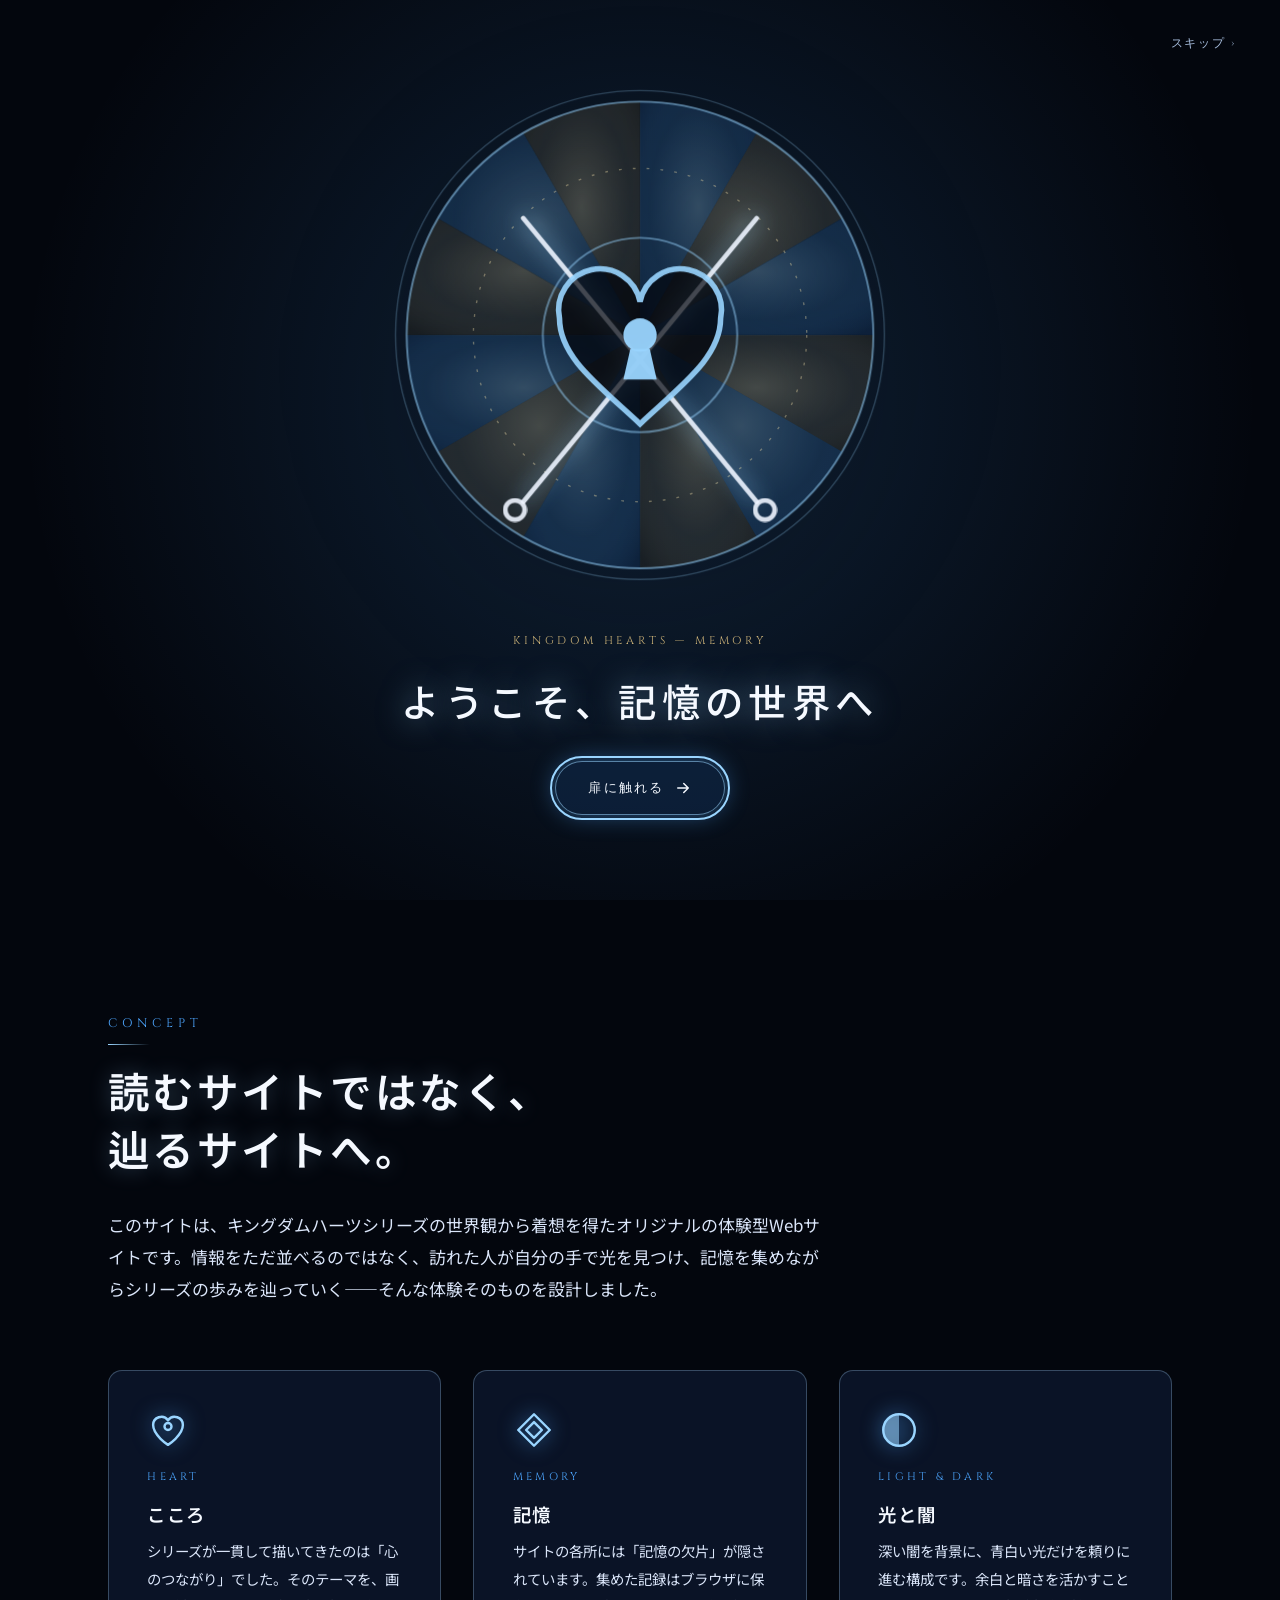
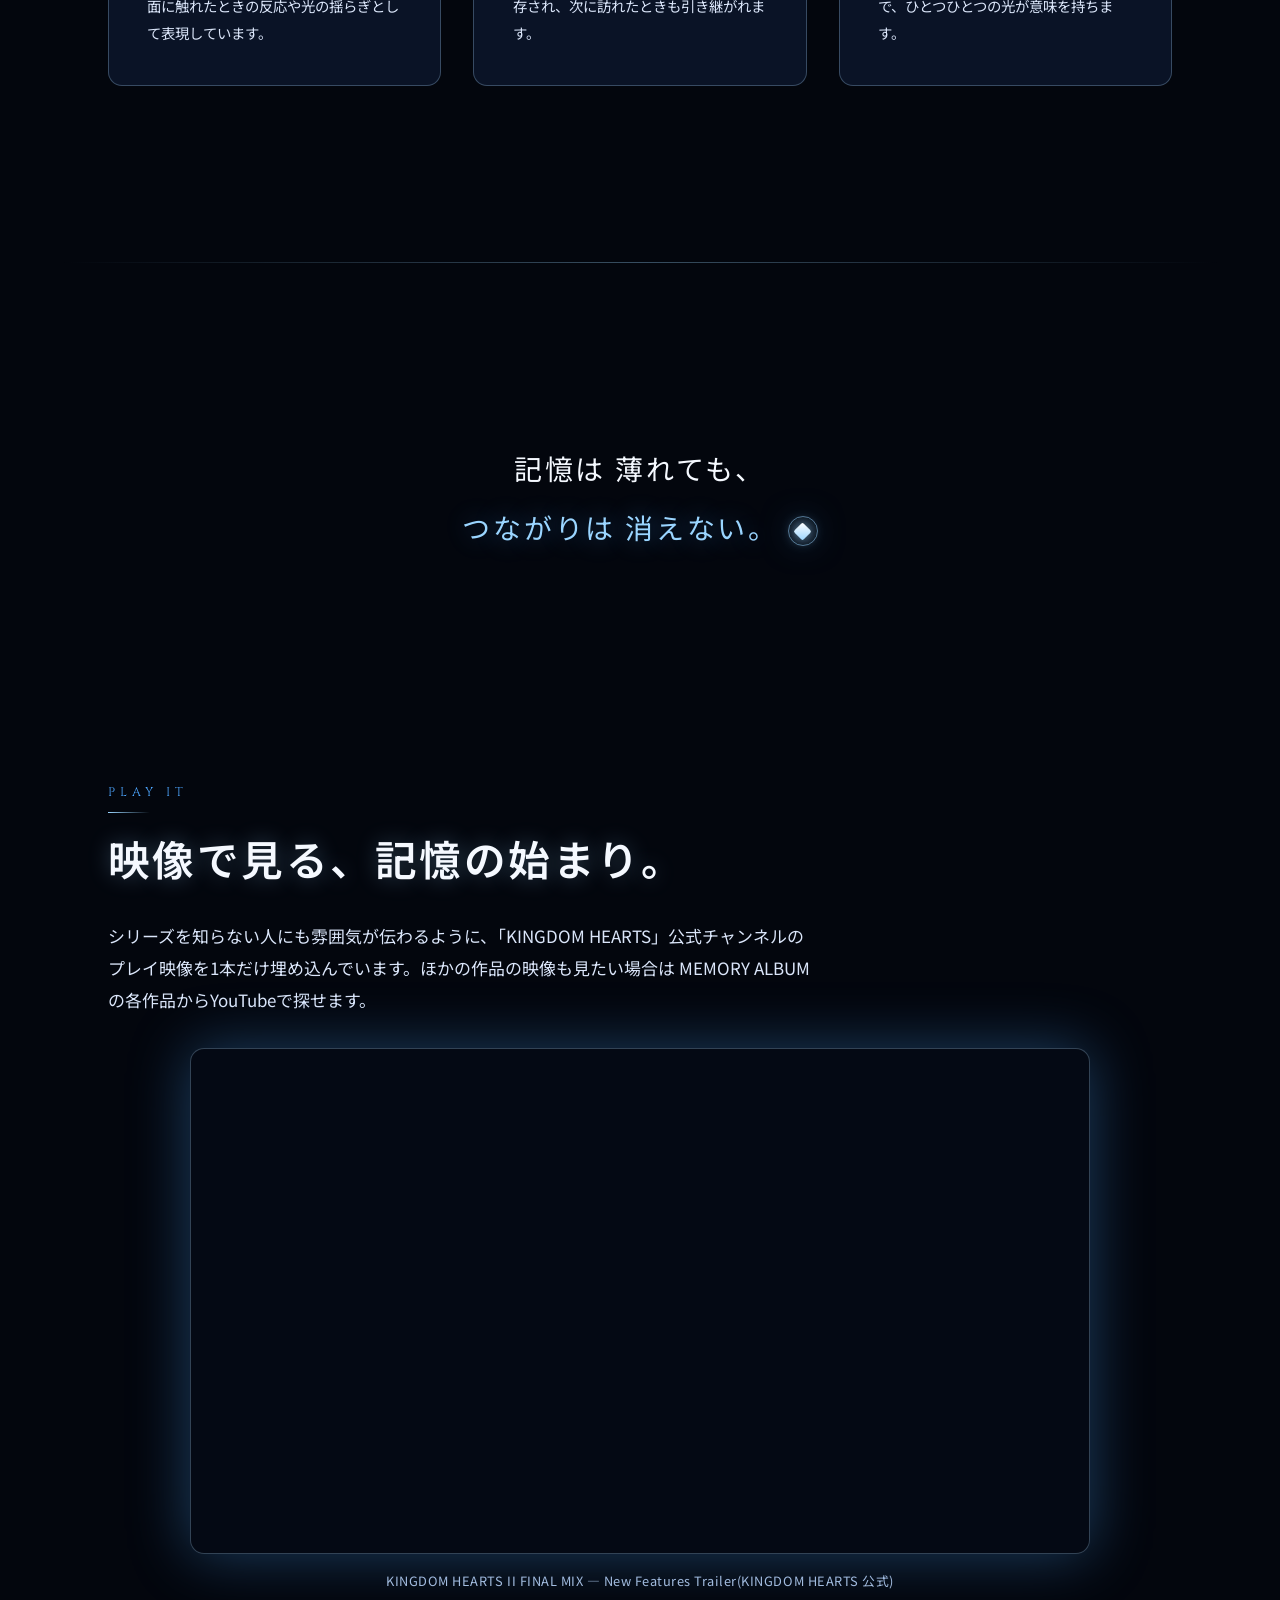
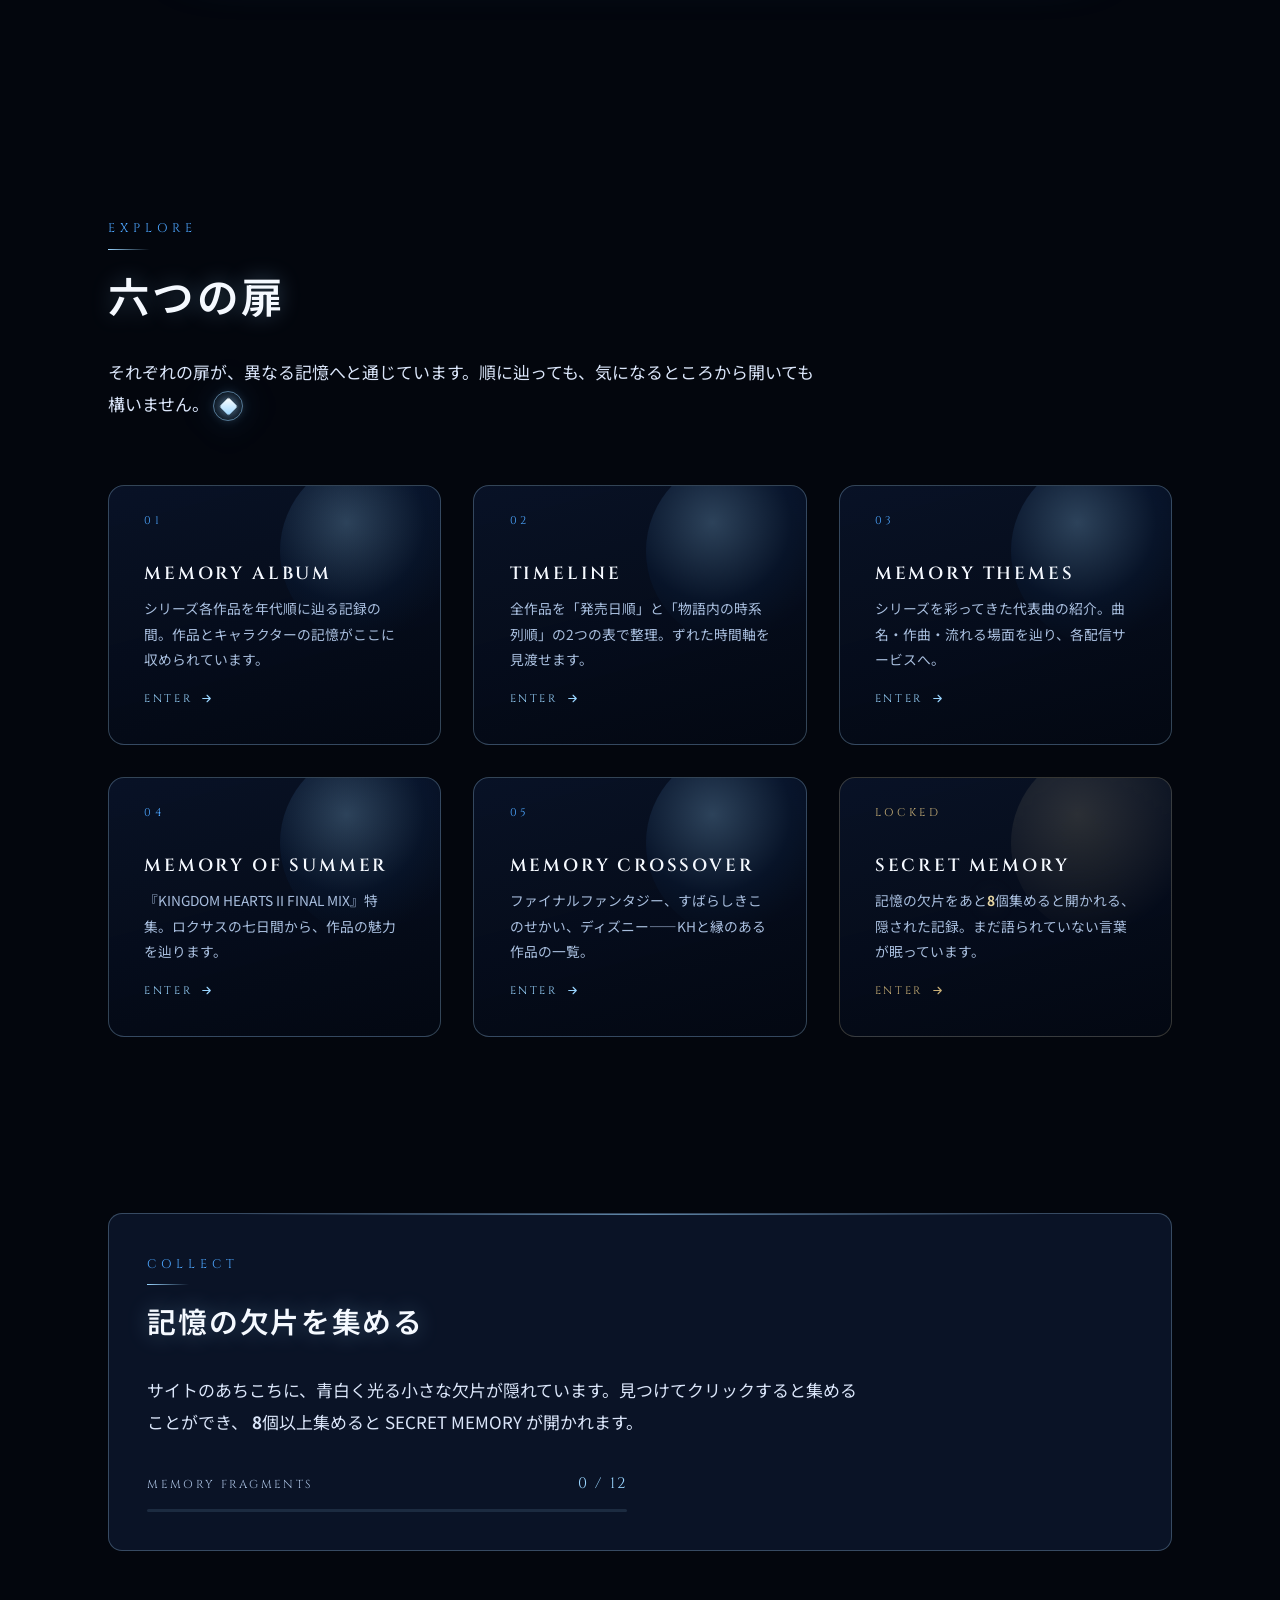
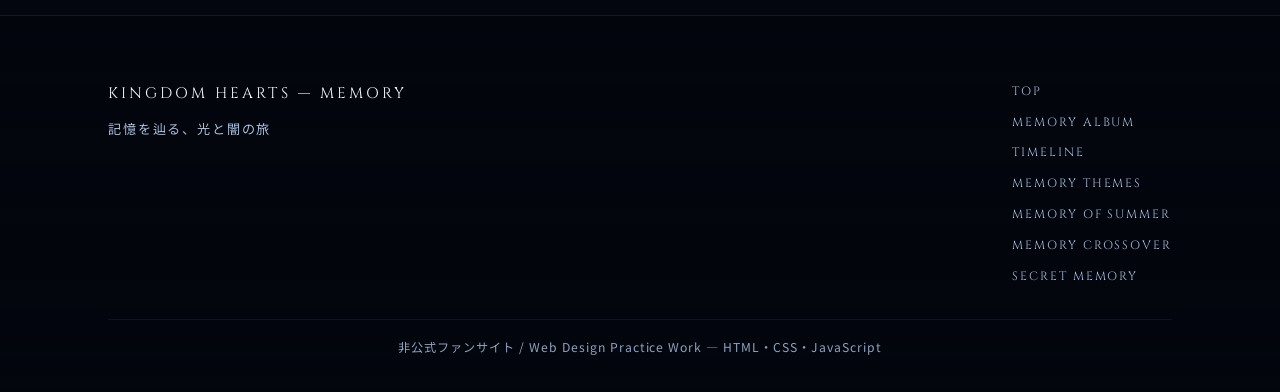
<file: index.html>
<!DOCTYPE html>
<html lang="ja">
<head>
  <meta charset="UTF-8">
  <meta name="viewport" content="width=device-width, initial-scale=1.0">
  <title>KINGDOM HEARTS — MEMORY | 記憶を辿る、体験型Webサイト</title>
  <meta name="description" content="キングダムハーツの世界観から着想を得たオリジナル体験型Webサイト。記憶の欠片を集めながら、シリーズの歩みを辿ります。">

  <!-- ファビコン & SNS 共有(OGP) -->
  <link rel="icon" type="image/svg+xml" href="favicon.svg">
  <link rel="apple-touch-icon" href="apple-touch-icon.png">
  <meta name="theme-color" content="#03060d">
  <link rel="canonical" href="index.html">
  <meta property="og:type" content="website">
  <meta property="og:title" content="KINGDOM HEARTS — MEMORY | 記憶を辿る、体験型Webサイト">
  <meta property="og:description" content="キングダムハーツの世界観から着想を得たオリジナル体験型Webサイト。記憶の欠片を集めながら、シリーズの歩みを辿ります。">
  <meta property="og:image" content="assets/IMG_4388.png">
  <meta name="twitter:card" content="summary_large_image">

  <!-- Google Fonts:英字は Cinzel、日本語は Noto Sans JP -->
  <link rel="preconnect" href="https://fonts.googleapis.com">
  <link rel="preconnect" href="https://fonts.gstatic.com" crossorigin>
  <link href="https://fonts.googleapis.com/css2?family=Cinzel:wght@400;600;700&family=Noto+Sans+JP:wght@300;400;500&display=swap" rel="stylesheet">

  <!-- スタイルシート(役割ごとに分割) -->
  <link rel="stylesheet" href="css/base.css">
  <link rel="stylesheet" href="css/layout.css">
  <link rel="stylesheet" href="css/components.css">
  <link rel="stylesheet" href="css/pages.css">
</head>
<body>

  <a class="skip-link" href="#main" data-i18n="common.skipLink">本文へスキップ</a>

  <!-- ============================================================
       初回イントロ「ダイブ・トゥ・ザ・ハート」風ゲート
       セッション中に一度だけ表示。中身は js/intro.js が生成する
       ============================================================ -->
  <div id="dive-gate" hidden></div>
  <script>
    (function () {
      var seen;
      try { seen = sessionStorage.getItem("kh-dive-seen") === "1"; } catch (e) { seen = false; }
      if (seen) return;
      var g = document.getElementById("dive-gate");
      g.hidden = false;
      document.documentElement.classList.add("dive-open");
      /* 失敗時の安全策:intro.js が中身を作れなかったら本体を出す */
      setTimeout(function () {
        if (!g.hidden && !g.firstElementChild) {
          g.hidden = true;
          document.documentElement.classList.remove("dive-open");
        }
      }, 5000);
    })();
  </script>

  <!-- 背景演出:光の粒子(Canvas)とカーソル追従の光 -->
  <canvas id="particle-field" aria-hidden="true"></canvas>
  <div id="cursor-glow" aria-hidden="true"></div>

  <!-- ページ遷移用のオーバーレイ -->
  <div id="page-transition" aria-hidden="true"></div>
  <script>try{if(sessionStorage.getItem("kh-nav")==="1"){document.documentElement.classList.add("kh-arrive");setTimeout(function(){document.documentElement.classList.remove("kh-arrive")},1500);}}catch(e){}</script>

  <!-- ============================================================
       ヘッダー
       ============================================================ -->
  <header class="site-header">
    <div class="header-inner">
      <a href="index.html" class="site-logo">
        <!-- ハートに刻まれた鍵穴のマーク -->
        <svg class="site-logo__mark" viewBox="0 0 120 120" aria-hidden="true">
          <path d="M60 104 C42 88 26 76 26 60 A17 17 0 0 1 60 52
                   A17 17 0 0 1 94 60 C94 76 78 88 60 104Z"
                fill="none" stroke="currentColor" stroke-width="7"/>
          <circle cx="60" cy="66" r="8" fill="currentColor"/>
          <path d="M55 72h10l3 16H52Z" fill="currentColor"/>
        </svg>
        KH MEMORY
      </a>

      <nav class="global-nav" id="global-nav" aria-label="メインナビゲーション" data-i18n-attr="aria-label:common.nav.label">
        <ul class="nav-list">
          <li><a class="nav-link" href="index.html">TOP</a></li>
          <li><a class="nav-link" href="album.html">ALBUM</a></li>
          <li><a class="nav-link" href="timeline.html">TIMELINE</a></li>
          <li><a class="nav-link" href="music.html">THEMES</a></li>
          <li><a class="nav-link" href="roxas.html">SUMMER</a></li>
          <li><a class="nav-link" href="crossover.html">CROSSOVER</a></li>
          <li><a class="nav-link" href="secret.html" data-secret-link>SECRET</a></li>
        </ul>
      </nav>

      <div class="header-tools">
        <!-- 集めた記憶の欠片の数 -->
        <div class="memory-counter" title="集めた記憶の欠片" data-i18n-attr="title:common.memoryCounter.title">
          <svg class="memory-counter__icon" viewBox="0 0 24 24" fill="currentColor" aria-hidden="true">
            <path d="M12 2 22 12 12 22 2 12Z"/>
          </svg>
          <span data-memory-count>0 / 12</span>
        </div>

        <!-- 音声の ON / OFF -->
        <button class="audio-toggle" type="button" aria-pressed="false" aria-label="音声をオンにする">
          <svg viewBox="0 0 24 24" fill="none" stroke="currentColor" stroke-width="1.8"
               stroke-linecap="round" stroke-linejoin="round" aria-hidden="true">
            <path d="M11 5 6 9H2v6h4l5 4V5Z"/>
            <path d="M15.5 8.5a5 5 0 0 1 0 7"/>
            <path d="M19 5a10 10 0 0 1 0 14"/>
            <line class="icon-off-slash" x1="2" y1="2" x2="22" y2="22"/>
          </svg>
        </button>

        <!-- 日本語 / 英語 の表示切り替え -->
        <button class="lang-toggle" type="button" data-lang-toggle aria-pressed="false" aria-label="英語表示にする">
          <span data-lang-toggle-text>EN</span>
        </button>
      </div>

      <!-- スマートフォン用メニューボタン -->
      <button class="nav-toggle" type="button" aria-label="メニューを開く" data-i18n-attr="aria-label:common.navToggle"
              aria-expanded="false" aria-controls="global-nav">
        <span></span><span></span><span></span>
      </button>
    </div>
  </header>

  <!-- ============================================================
       メインコンテンツ
       ============================================================ -->
  <main id="main" class="site-main is-fullbleed">

    <!-- ------------------------------------------------------------
         ヒーロー:サイトの入口
         ------------------------------------------------------------ -->
    <section class="hero">
      <!-- 目覚めの園:背後で回転するステンドグラスの台座 -->
      <div class="hero__station" aria-hidden="true">
        <div class="hero__station-glow"></div>
        <div class="hero__station-disc"></div>
        <div class="hero__station-seams"></div>
        <div class="hero__station-ring hero__station-ring--outer"></div>
        <div class="hero__station-ring hero__station-ring--inner"></div>
        <svg class="hero__station-core" viewBox="0 0 120 120" aria-hidden="true">
          <path class="hero__station-heart"
                d="M60 104 C42 88 26 76 26 60 A17 17 0 0 1 60 52
                   A17 17 0 0 1 94 60 C94 76 78 88 60 104Z"/>
          <circle cx="60" cy="64" r="7"/>
          <path d="M56 70h8l3 15H53Z"/>
        </svg>
      </div>

      <div class="hero__inner container">
        <!-- サイトのシンボル:交差するキーブレードと、ハートに刻まれた鍵穴 -->
        <svg class="hero__emblem" viewBox="0 0 120 120" aria-hidden="true">
          <!-- 背後で交差する2本のキーブレード -->
          <g class="hero__emblem-blades" fill="none" stroke="currentColor"
             stroke-width="3" stroke-linecap="round" stroke-linejoin="round">
            <g>
              <path d="M24 100 92 26"/>
              <circle cx="19" cy="105" r="6"/>
              <path d="M92 26h10v10M84 34l8 8"/>
              <path d="M76 34 84 42"/>
            </g>
            <g transform="scale(-1 1) translate(-120 0)">
              <path d="M24 100 92 26"/>
              <circle cx="19" cy="105" r="6"/>
              <path d="M92 26h10v10M84 34l8 8"/>
              <path d="M76 34 84 42"/>
            </g>
          </g>

          <!-- 手前のハートと鍵穴 -->
          <path d="M60 104 C42 88 26 76 26 60 A17 17 0 0 1 60 52
                   A17 17 0 0 1 94 60 C94 76 78 88 60 104Z"
                fill="rgba(3,6,13,0.85)" stroke="currentColor" stroke-width="3.4"/>
          <circle cx="60" cy="66" r="7.5" fill="currentColor"/>
          <path d="M56 72h8l3 14H53Z" fill="currentColor"/>
        </svg>

        <p class="hero__eyebrow">AN INTERACTIVE TRIBUTE</p>

        <h1 class="hero__title">
          KINGDOM HEARTS
          <span>— MEMORY —</span>
        </h1>

        <p class="hero__lead" data-i18n="top.hero.lead">記憶を辿る、光と闇の旅へ</p>

        <div class="hero__actions">
          <a href="#gateway" class="btn btn--primary">
            <span data-i18n="top.hero.cta.explore">記憶を辿りはじめる</span>
            <svg class="btn__arrow" viewBox="0 0 24 24" fill="none" stroke="currentColor"
                 stroke-width="2" stroke-linecap="round" stroke-linejoin="round" aria-hidden="true">
              <path d="M5 12h14M13 6l6 6-6 6"/>
            </svg>
          </a>
          <a href="album.html" class="btn" data-i18n="top.hero.cta.album">アルバムを見る</a>
        </div>
      </div>

      <!-- 記憶の欠片 その1(紋章の左上にひっそりと配置) -->
      <div class="fragment" data-fragment="f01"
           style="position:absolute; left:12%; top:26%;">
        <div class="fragment__shard"></div>
      </div>

      <!-- スクロールを促す表示 -->
      <div class="scroll-hint" aria-hidden="true">
        <span>SCROLL</span>
        <span class="scroll-hint__line"></span>
      </div>
    </section>

    <!-- ------------------------------------------------------------
         コンセプト:このサイトについて
         ------------------------------------------------------------ -->
    <section class="section container" id="concept">
      <div class="reveal">
        <span class="section-label">Concept</span>
        <h2 class="section-title" data-i18n="top.concept.title">読むサイトではなく、<br>辿るサイトへ。</h2>
        <p class="section-lead" data-i18n="top.concept.lead">
          このサイトは、キングダムハーツシリーズの世界観から着想を得たオリジナルの体験型Webサイトです。
          情報をただ並べるのではなく、訪れた人が自分の手で光を見つけ、記憶を集めながら
          シリーズの歩みを辿っていく——そんな体験そのものを設計しました。
        </p>
      </div>

      <div class="concept-grid">
        <!-- 柱1:心 -->
        <article class="concept-card reveal" data-delay="1">
          <svg class="concept-card__icon" viewBox="0 0 24 24" fill="none" stroke="currentColor"
               stroke-width="1.4" stroke-linecap="round" stroke-linejoin="round" aria-hidden="true">
            <path d="M12 20.5S3.5 15 3.5 9.2A4.7 4.7 0 0 1 12 6.4a4.7 4.7 0 0 1 8.5 2.8c0 5.8-8.5 11.3-8.5 11.3Z"/>
            <circle cx="12" cy="10" r="2"/>
          </svg>
          <span class="concept-card__en">HEART</span>
          <h3 class="concept-card__title" data-i18n="top.concept.card1.title">こころ</h3>
          <p class="concept-card__text" data-i18n="top.concept.card1.text">
            シリーズが一貫して描いてきたのは「心のつながり」でした。
            そのテーマを、画面に触れたときの反応や光の揺らぎとして表現しています。
          </p>
        </article>

        <!-- 柱2:記憶 -->
        <article class="concept-card reveal" data-delay="2">
          <svg class="concept-card__icon" viewBox="0 0 24 24" fill="none" stroke="currentColor"
               stroke-width="1.4" stroke-linecap="round" stroke-linejoin="round" aria-hidden="true">
            <path d="M12 3 21 12l-9 9-9-9Z"/>
            <path d="M12 7.5 16.5 12 12 16.5 7.5 12Z"/>
          </svg>
          <span class="concept-card__en">MEMORY</span>
          <h3 class="concept-card__title" data-i18n="top.concept.card2.title">記憶</h3>
          <p class="concept-card__text" data-i18n="top.concept.card2.text">
            サイトの各所には「記憶の欠片」が隠されています。
            集めた記録はブラウザに保存され、次に訪れたときも引き継がれます。
          </p>
        </article>

        <!-- 柱3:光と闇 -->
        <article class="concept-card reveal" data-delay="3">
          <svg class="concept-card__icon" viewBox="0 0 24 24" fill="none" stroke="currentColor"
               stroke-width="1.4" stroke-linecap="round" stroke-linejoin="round" aria-hidden="true">
            <circle cx="12" cy="12" r="9"/>
            <path d="M12 3a9 9 0 0 0 0 18Z" fill="currentColor" stroke="none" opacity="0.55"/>
          </svg>
          <span class="concept-card__en">LIGHT &amp; DARK</span>
          <h3 class="concept-card__title" data-i18n="top.concept.card3.title">光と闇</h3>
          <p class="concept-card__text" data-i18n="top.concept.card3.text">
            深い闇を背景に、青白い光だけを頼りに進む構成です。
            余白と暗さを活かすことで、ひとつひとつの光が意味を持ちます。
          </p>
        </article>
      </div>
    </section>

    <hr class="divider container">

    <!-- ------------------------------------------------------------
         印象的な一文
         ------------------------------------------------------------ -->
    <section class="section container">
      <p class="statement reveal">
        <span data-i18n="top.statement.line1">記憶は 薄れても、</span><br>
        <em data-i18n="top.statement.line2">つながりは 消えない。</em>
        <!-- 記憶の欠片 その2(文章の余韻に紛れさせる) -->
        <span class="fragment" data-fragment="f02">
          <span class="fragment__shard"></span>
        </span>
      </p>
    </section>

    <!-- ------------------------------------------------------------
         映像で見る:興味を引くための公式トレイラー埋め込み
         シリーズを知らない人にも雰囲気が伝わるよう、
         「KINGDOM HEARTS」公式YouTubeチャンネルのトレイラーを1本だけ載せている。
         SUMMER(roxas.html)がKINGDOM HEARTS II FINAL MIX特集のため、
         このトレイラーもII FINAL MIXの新要素(ロクサス戦・リミットフォーム等)を
         収めた公式映像を選んでいる
         ------------------------------------------------------------ -->
    <section class="section container" id="trailer">
      <div class="reveal">
        <span class="section-label" data-i18n="top.trailer.label">Play It</span>
        <h2 class="section-title" data-i18n="top.trailer.title">映像で見る、記憶の始まり。</h2>
        <p class="section-lead" data-i18n="top.trailer.lead">
          シリーズを知らない人にも雰囲気が伝わるように、「KINGDOM HEARTS」公式チャンネルのプレイ映像を1本だけ埋め込んでいます。
          ほかの作品の映像も見たい場合は MEMORY ALBUM の各作品からYouTubeで探せます。
        </p>
      </div>

      <div class="video-embed reveal" data-delay="1">
        <iframe
          src="https://www.youtube-nocookie.com/embed/RJOv7oRGlSI"
          title="KINGDOM HEARTS HD 2.5 ReMIX — New Features Trailer(KINGDOM HEARTS 公式)"
          loading="lazy"
          allow="accelerometer; autoplay; clipboard-write; encrypted-media; gyroscope; picture-in-picture; web-share"
          referrerpolicy="strict-origin-when-cross-origin"
          allowfullscreen></iframe>
      </div>
      <p class="video-embed__caption" data-i18n="top.trailer.caption">
        KINGDOM HEARTS II FINAL MIX — New Features Trailer(KINGDOM HEARTS 公式)
      </p>
    </section>

    <!-- ------------------------------------------------------------
         各ページへの導線
         ------------------------------------------------------------ -->
    <section class="section container" id="gateway">
      <div class="reveal">
        <span class="section-label">Explore</span>
        <h2 class="section-title" data-i18n="top.gateway.title">六つの扉</h2>
        <p class="section-lead">
          <span data-i18n="top.gateway.lead">それぞれの扉が、異なる記憶へと通じています。順に辿っても、気になるところから開いても構いません。</span>
          <!-- 記憶の欠片 その6(扉を選ぶ前に、そっと置く) -->
          <span class="fragment" data-fragment="f06">
            <span class="fragment__shard"></span>
          </span>
        </p>
      </div>

      <div class="gateway-grid">
        <!-- 扉1:MEMORY ALBUM -->
        <a href="album.html" class="gateway reveal" data-delay="1">
          <span class="gateway__orb" aria-hidden="true"></span>
          <span class="gateway__num">01</span>
          <h3 class="gateway__title">MEMORY ALBUM</h3>
          <p class="gateway__text" data-i18n="top.gateway.album.text">
            シリーズ各作品を年代順に辿る記録の間。
            作品とキャラクターの記憶がここに収められています。
          </p>
          <span class="gateway__enter">
            ENTER
            <svg viewBox="0 0 24 24" fill="none" stroke="currentColor" stroke-width="2"
                 stroke-linecap="round" stroke-linejoin="round" aria-hidden="true">
              <path d="M5 12h14M13 6l6 6-6 6"/>
            </svg>
          </span>
        </a>

        <!-- 扉2:TIMELINE -->
        <a href="timeline.html" class="gateway reveal" data-delay="2">
          <span class="gateway__orb" aria-hidden="true"></span>
          <span class="gateway__num">02</span>
          <h3 class="gateway__title">TIMELINE</h3>
          <p class="gateway__text" data-i18n="top.gateway.timeline.text">
            全作品を「発売日順」と「物語内の時系列順」の
            2つの表で整理。ずれた時間軸を見渡せます。
          </p>
          <span class="gateway__enter">
            ENTER
            <svg viewBox="0 0 24 24" fill="none" stroke="currentColor" stroke-width="2"
                 stroke-linecap="round" stroke-linejoin="round" aria-hidden="true">
              <path d="M5 12h14M13 6l6 6-6 6"/>
            </svg>
          </span>
        </a>

        <!-- 扉3:MEMORY THEMES -->
        <a href="music.html" class="gateway reveal" data-delay="3">
          <span class="gateway__orb" aria-hidden="true"></span>
          <span class="gateway__num">03</span>
          <h3 class="gateway__title">MEMORY THEMES</h3>
          <p class="gateway__text" data-i18n="top.gateway.music.text">
            シリーズを彩ってきた代表曲の紹介。
            曲名・作曲・流れる場面を辿り、各配信サービスへ。
          </p>
          <span class="gateway__enter">
            ENTER
            <svg viewBox="0 0 24 24" fill="none" stroke="currentColor" stroke-width="2"
                 stroke-linecap="round" stroke-linejoin="round" aria-hidden="true">
              <path d="M5 12h14M13 6l6 6-6 6"/>
            </svg>
          </span>
        </a>

        <!-- 扉4:MEMORY OF SUMMER -->
        <a href="roxas.html" class="gateway reveal" data-delay="4">
          <span class="gateway__orb" aria-hidden="true"></span>
          <span class="gateway__num">04</span>
          <h3 class="gateway__title">MEMORY OF SUMMER</h3>
          <p class="gateway__text" data-i18n="top.gateway.summer.text">
            『KINGDOM HEARTS II FINAL MIX』特集。
            ロクサスの七日間から、作品の魅力を辿ります。
          </p>
          <span class="gateway__enter">
            ENTER
            <svg viewBox="0 0 24 24" fill="none" stroke="currentColor" stroke-width="2"
                 stroke-linecap="round" stroke-linejoin="round" aria-hidden="true">
              <path d="M5 12h14M13 6l6 6-6 6"/>
            </svg>
          </span>
        </a>

        <!-- 扉5:MEMORY CROSSOVER -->
        <a href="crossover.html" class="gateway reveal" data-delay="1">
          <span class="gateway__orb" aria-hidden="true"></span>
          <span class="gateway__num">05</span>
          <h3 class="gateway__title">MEMORY CROSSOVER</h3>
          <p class="gateway__text" data-i18n="top.gateway.crossover.text">
            ファイナルファンタジー、すばらしきこのせかい、
            ディズニー——KHと縁のある作品の一覧。
          </p>
          <span class="gateway__enter">
            ENTER
            <svg viewBox="0 0 24 24" fill="none" stroke="currentColor" stroke-width="2"
                 stroke-linecap="round" stroke-linejoin="round" aria-hidden="true">
              <path d="M5 12h14M13 6l6 6-6 6"/>
            </svg>
          </span>
        </a>

        <!-- 扉6:SECRET MEMORY(条件を満たすまで施錠) -->
        <a href="secret.html" class="gateway gateway--locked reveal" data-delay="2" data-secret-gateway>
          <span class="gateway__orb" aria-hidden="true"></span>
          <span class="gateway__num" data-secret-status>LOCKED</span>
          <h3 class="gateway__title">SECRET MEMORY</h3>
          <p class="gateway__text">
            <span data-i18n="top.gateway.secret.text.pre">記憶の欠片をあと</span><strong class="gold-text" data-memory-remaining>8</strong><span data-i18n="top.gateway.secret.text.post">個集めると開かれる、
            隠された記録。まだ語られていない言葉が眠っています。</span>
          </p>
          <span class="gateway__enter">
            ENTER
            <svg viewBox="0 0 24 24" fill="none" stroke="currentColor" stroke-width="2"
                 stroke-linecap="round" stroke-linejoin="round" aria-hidden="true">
              <path d="M5 12h14M13 6l6 6-6 6"/>
            </svg>
          </span>
        </a>
      </div>
    </section>

    <!-- ------------------------------------------------------------
         記憶の欠片についての案内
         ------------------------------------------------------------ -->
    <section class="section section--tight container">
      <div class="panel reveal">
        <span class="section-label">Collect</span>
        <h2 class="section-title" style="font-size:clamp(1.3rem,3vw,1.8rem);" data-i18n="top.collect.title">記憶の欠片を集める</h2>
        <p class="section-lead" style="margin-bottom:2rem;">
          <span data-i18n="top.collect.lead.pre">サイトのあちこちに、青白く光る小さな欠片が隠れています。
          見つけてクリックすると集めることができ、</span>
          <strong data-memory-remaining>8</strong><span data-i18n="top.collect.lead.post">個以上集めると SECRET MEMORY が開かれます。</span>
        </p>

        <!-- 進捗バー -->
        <div class="progress">
          <div class="progress__head">
            <span>MEMORY FRAGMENTS</span>
            <span class="progress__value" data-memory-value>0 / 12</span>
          </div>
          <div class="progress__track">
            <div class="progress__bar" data-memory-bar></div>
          </div>
        </div>
      </div>
    </section>

  </main>

  <!-- ============================================================
       フッター
       ============================================================ -->
  <footer class="site-footer">
    <div class="container">
      <div class="footer-inner">
        <div>
          <p class="footer-title">KINGDOM HEARTS — MEMORY</p>
          <p class="footer-tagline" data-i18n="common.footer.tagline">記憶を辿る、光と闇の旅</p>
        </div>

        <nav class="footer-nav" aria-label="フッターナビゲーション" data-i18n-attr="aria-label:common.footerNav.label">
          <a href="index.html">TOP</a>
          <a href="album.html">MEMORY ALBUM</a>
          <a href="timeline.html">TIMELINE</a>
          <a href="music.html">MEMORY THEMES</a>
          <a href="roxas.html">MEMORY OF SUMMER</a>
          <a href="crossover.html">MEMORY CROSSOVER</a>
          <a href="secret.html" data-secret-link>SECRET MEMORY</a>
        </nav>
      </div>

      <p class="footer-copyright" data-i18n="common.footer.copyright">
        非公式ファンサイト / Web Design Practice Work — HTML・CSS・JavaScript
      </p>
    </div>
  </footer>

  <!-- ============================================================
       スクリプト(依存順に読み込む)
       ============================================================ -->
  <script src="js/data.js"></script>
  <script src="js/audio.js"></script>
  <script src="js/effects.js"></script>
  <script src="js/memory.js"></script>
  <script src="js/i18n.js"></script>
  <script src="js/main.js"></script>
  <script src="js/intro.js"></script>
</body>
</html>
</file>
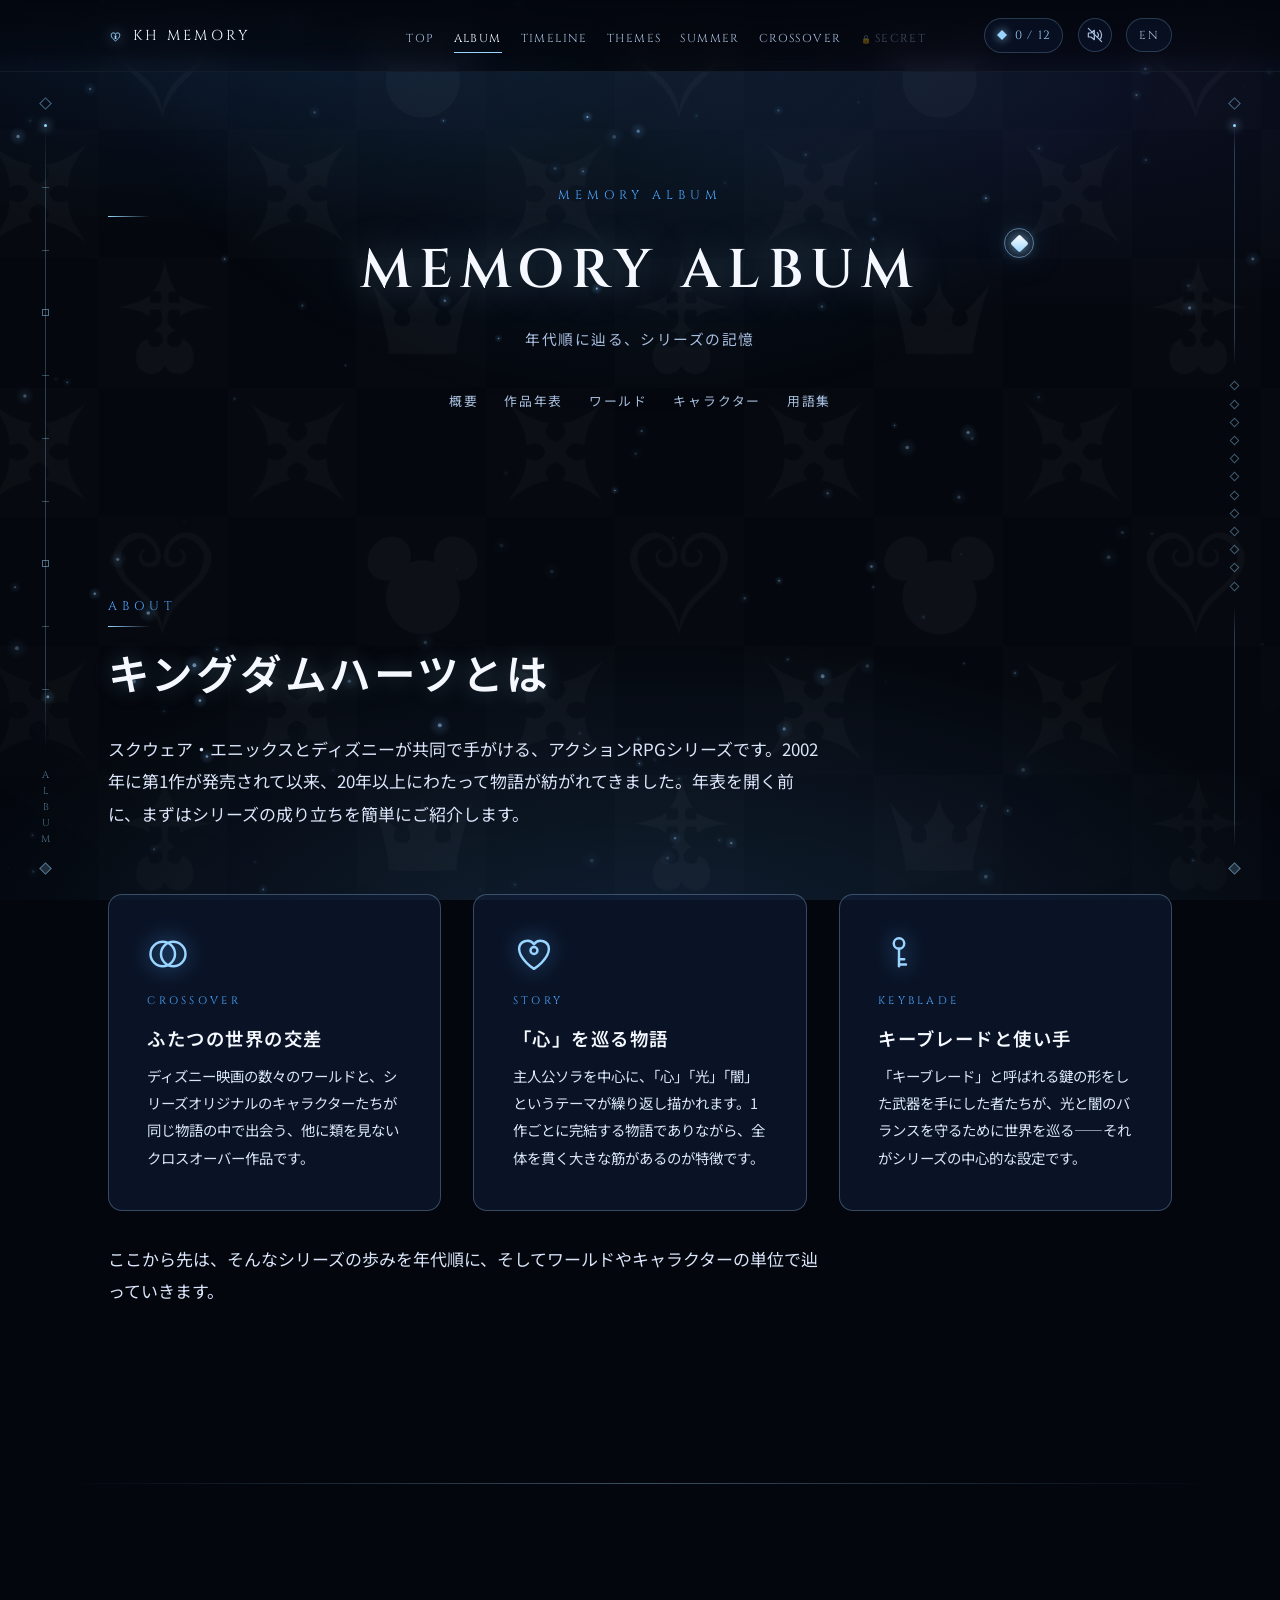
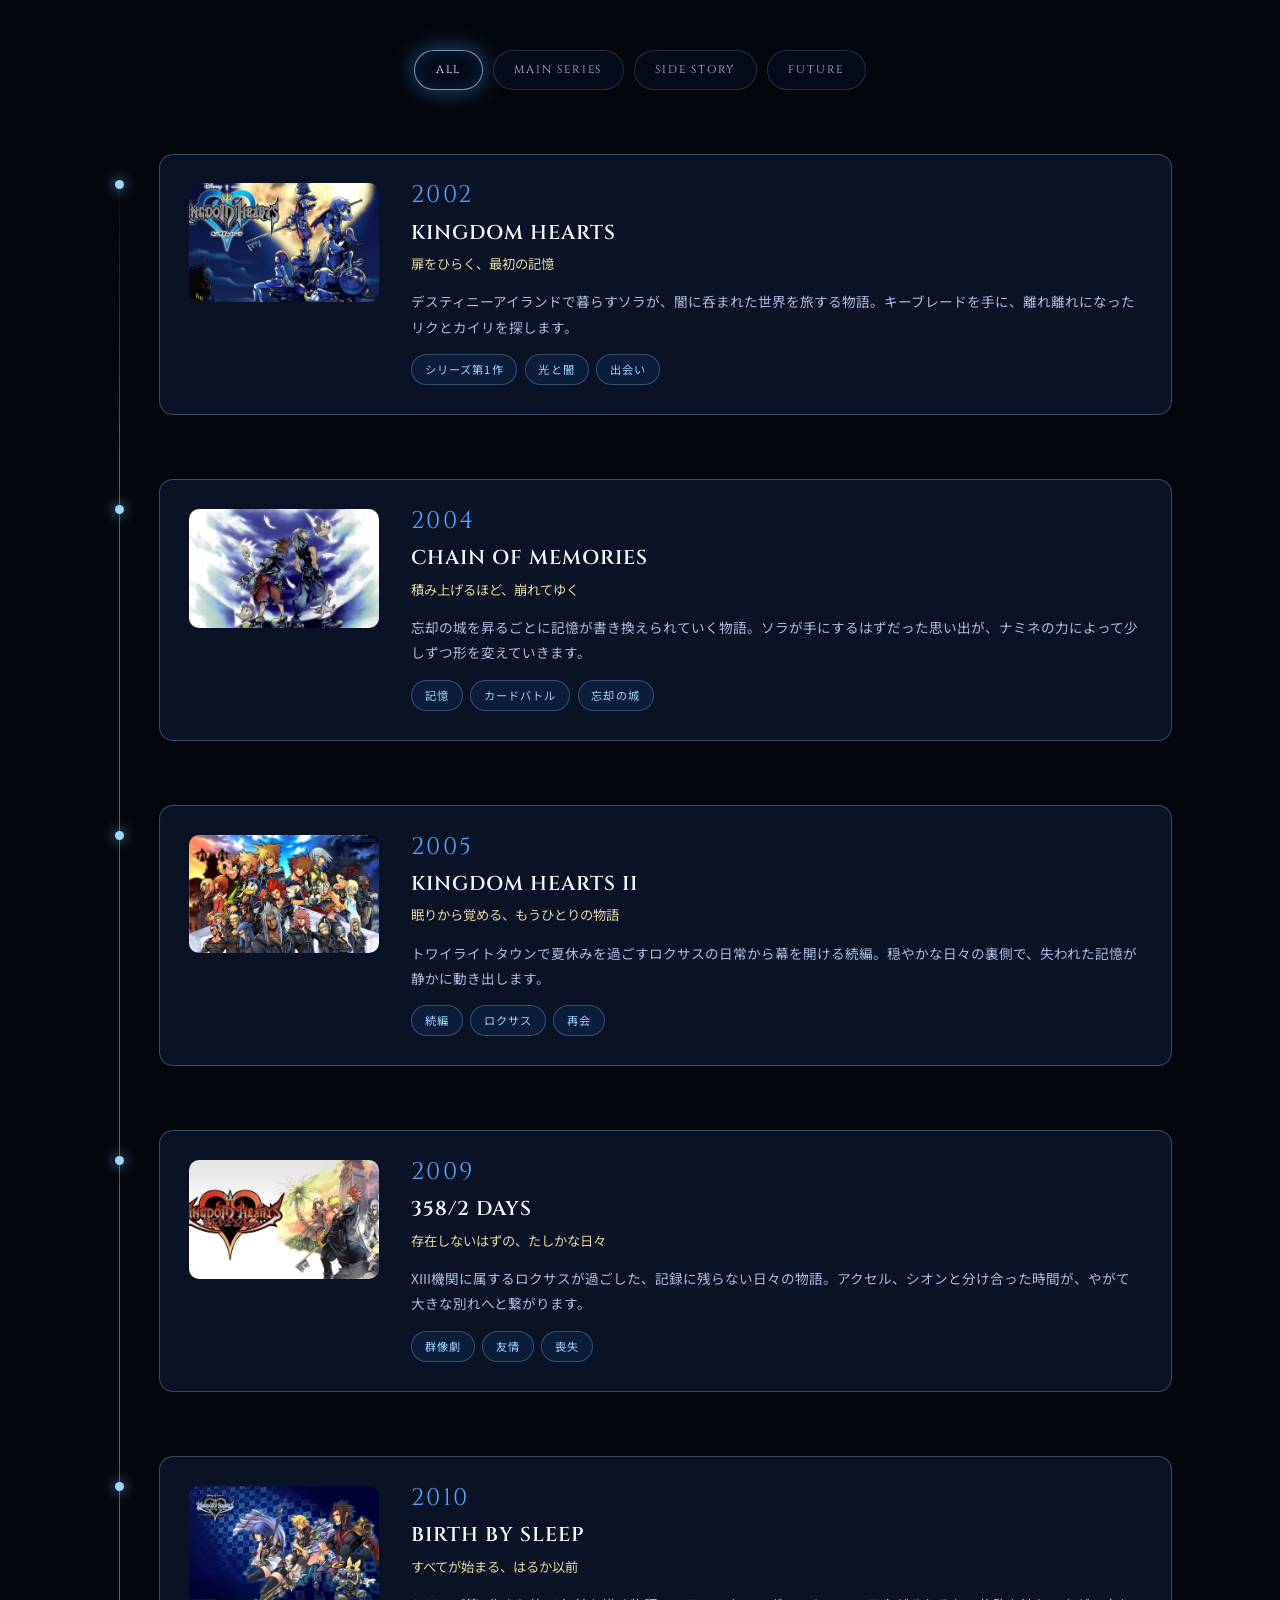
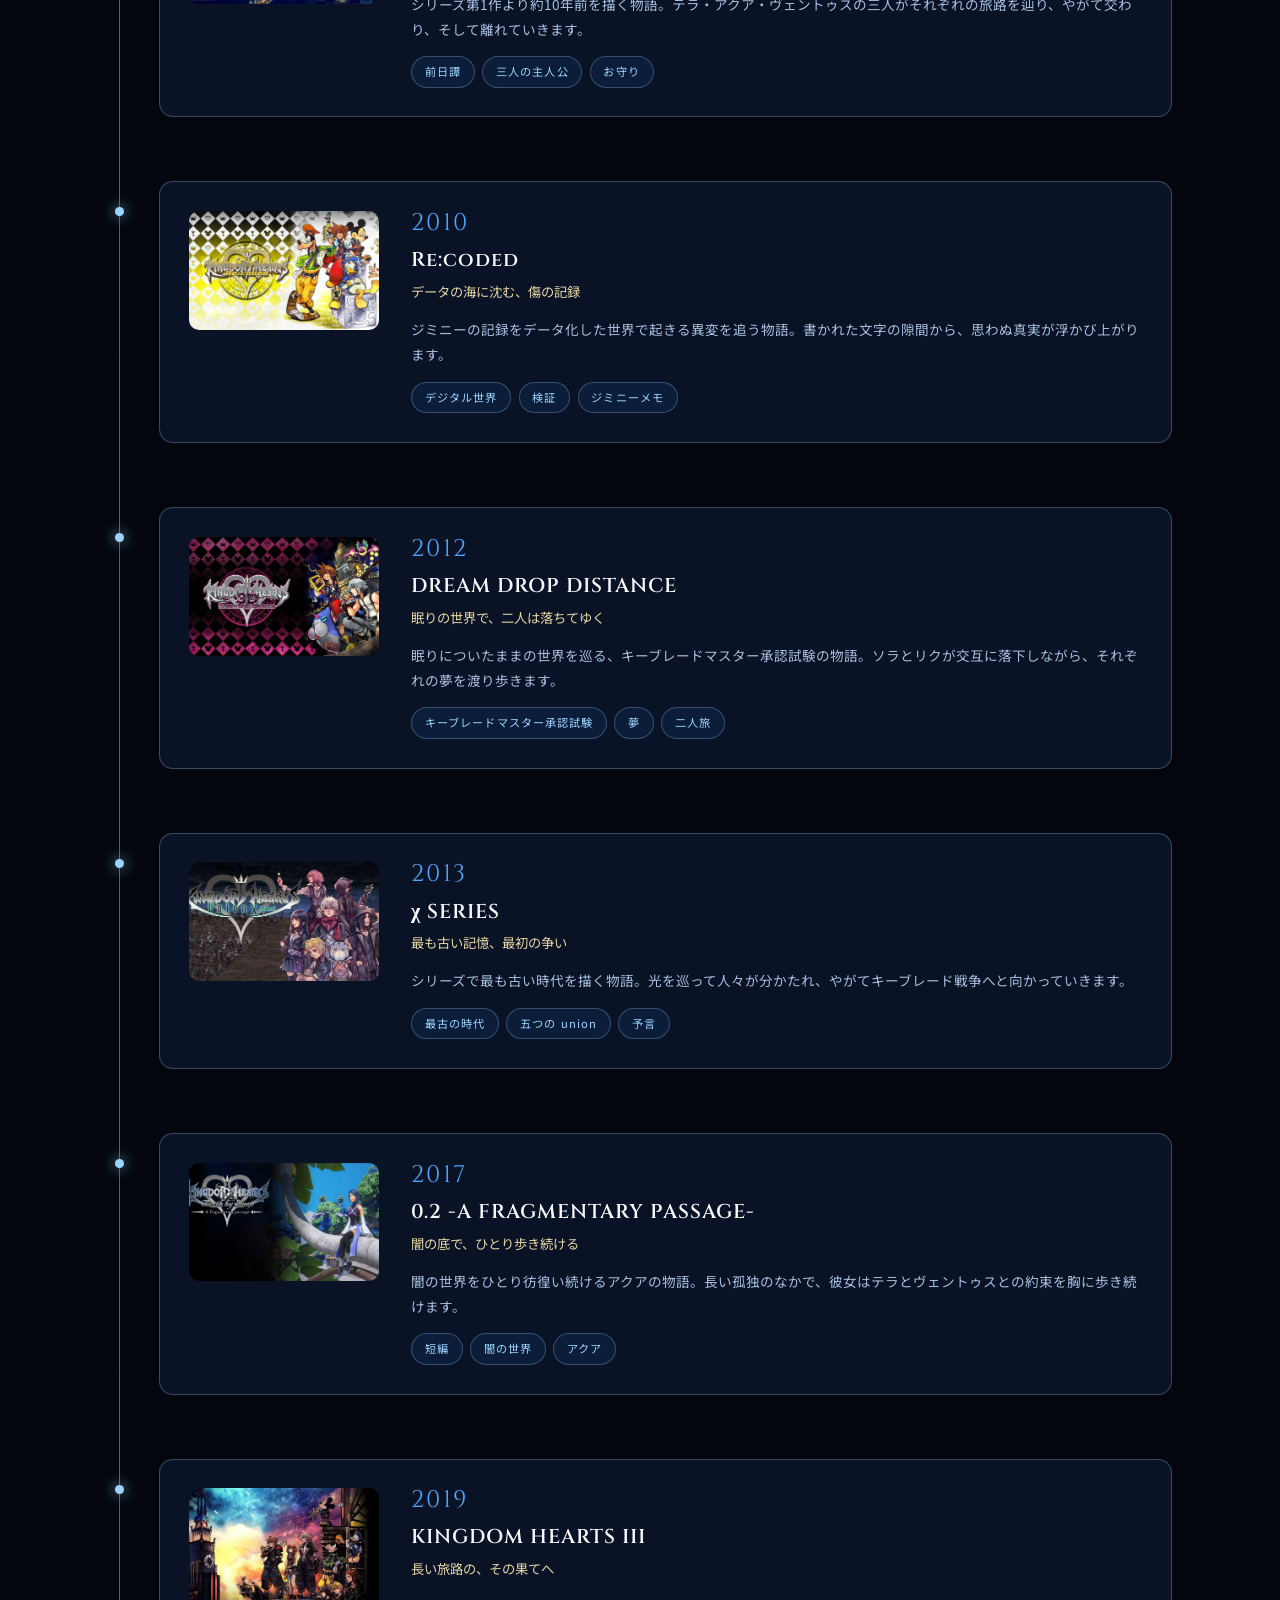
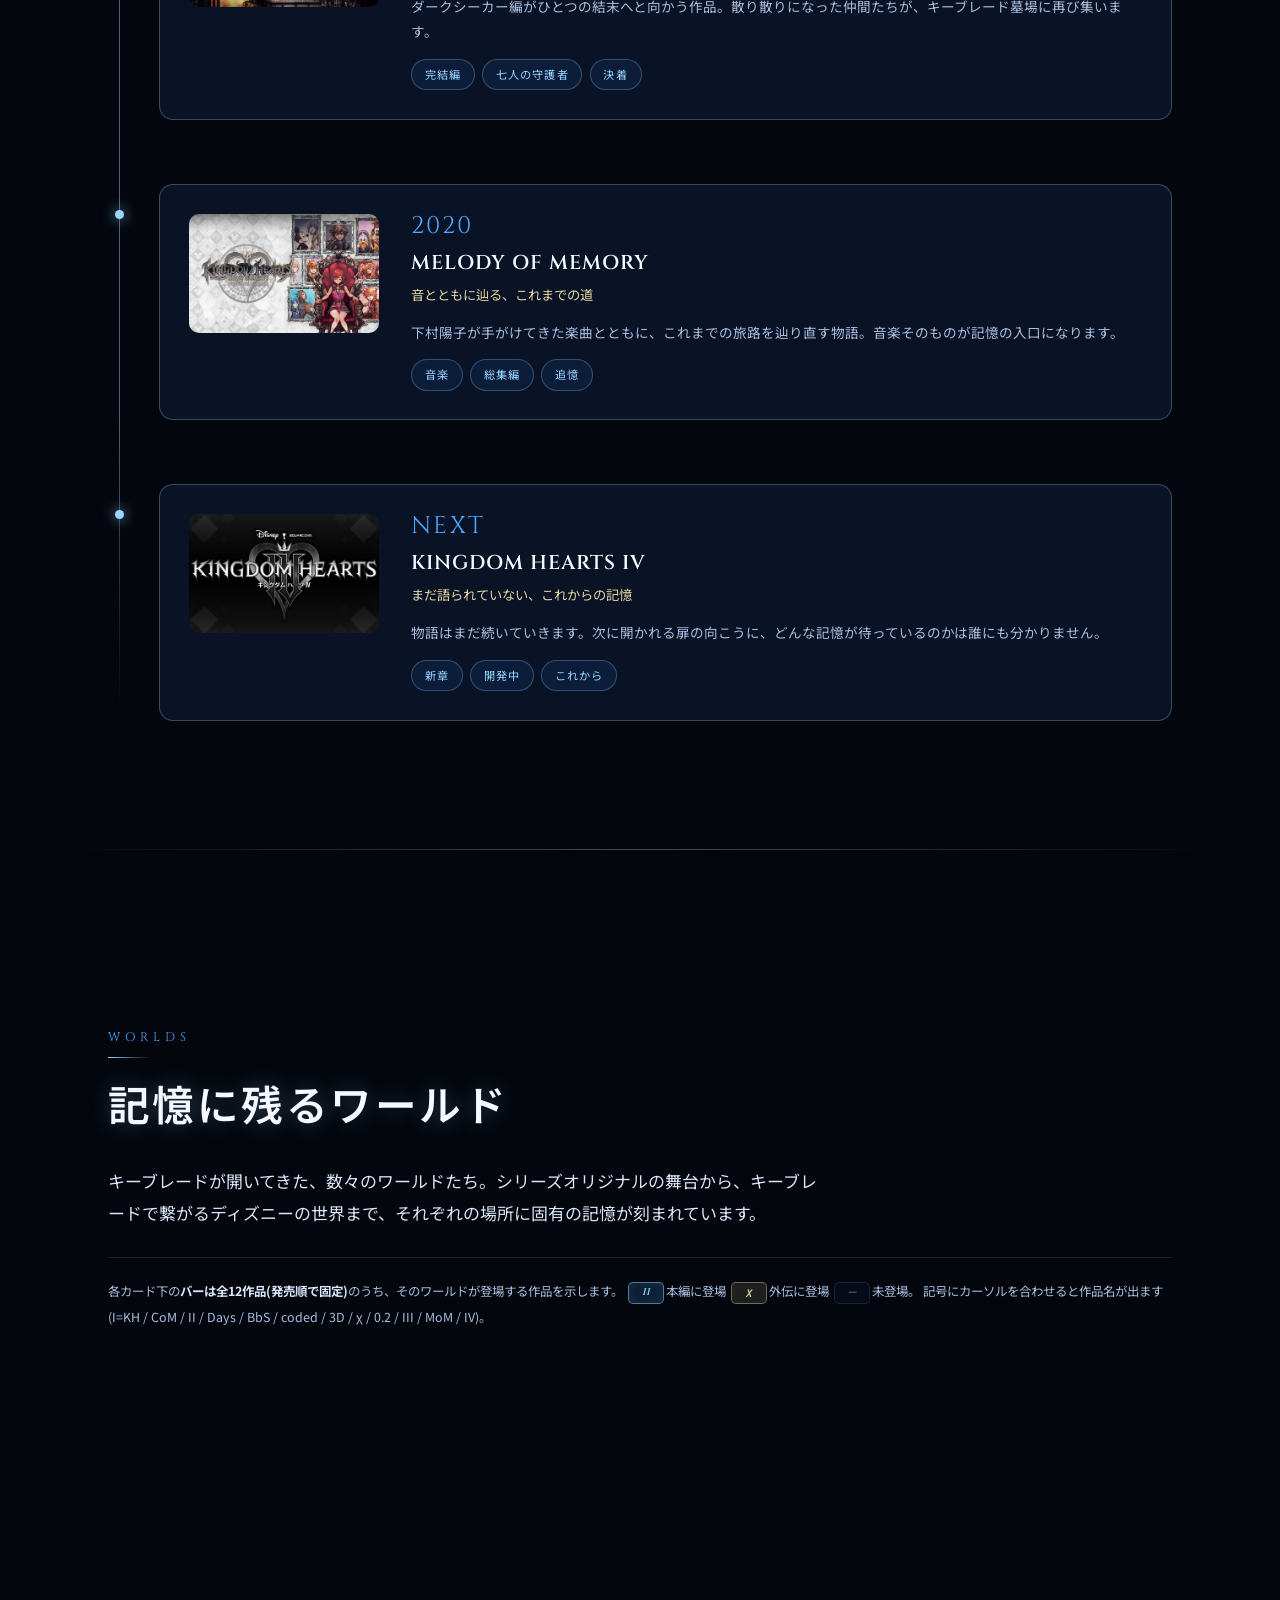
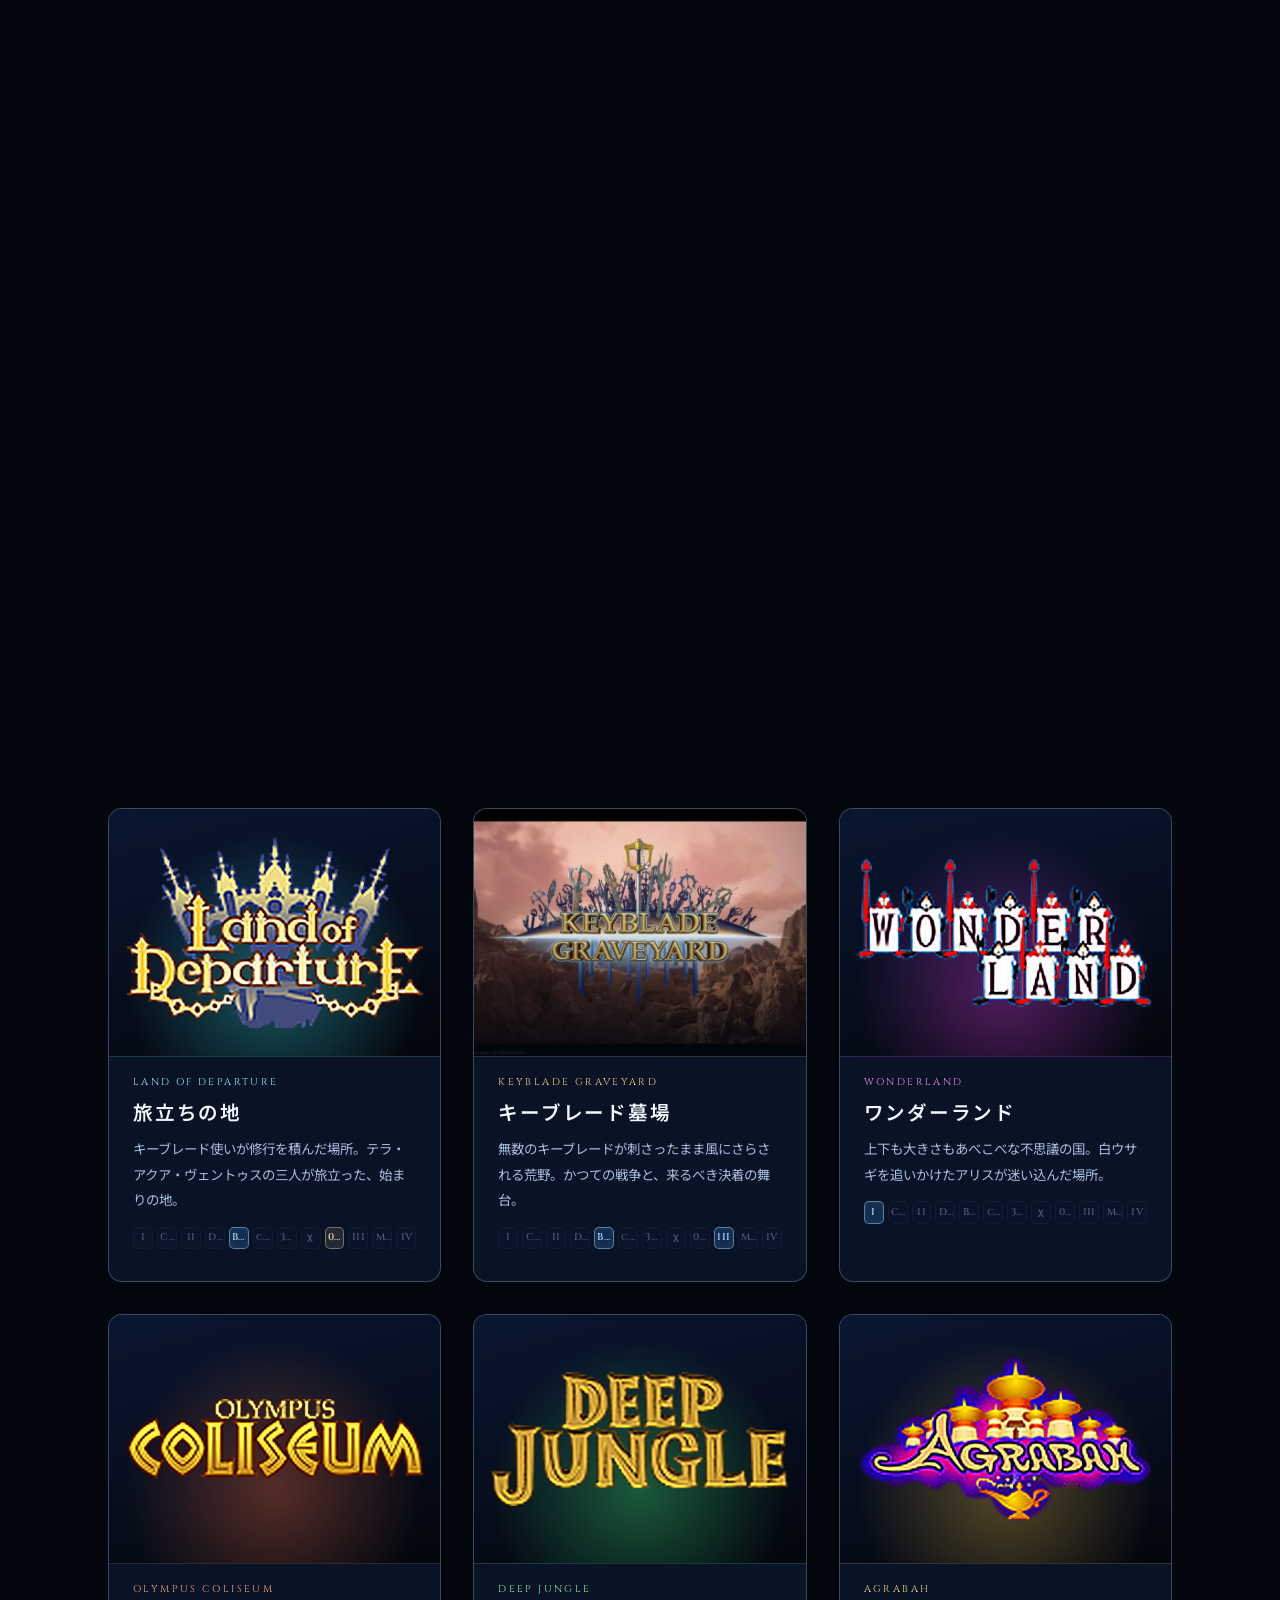
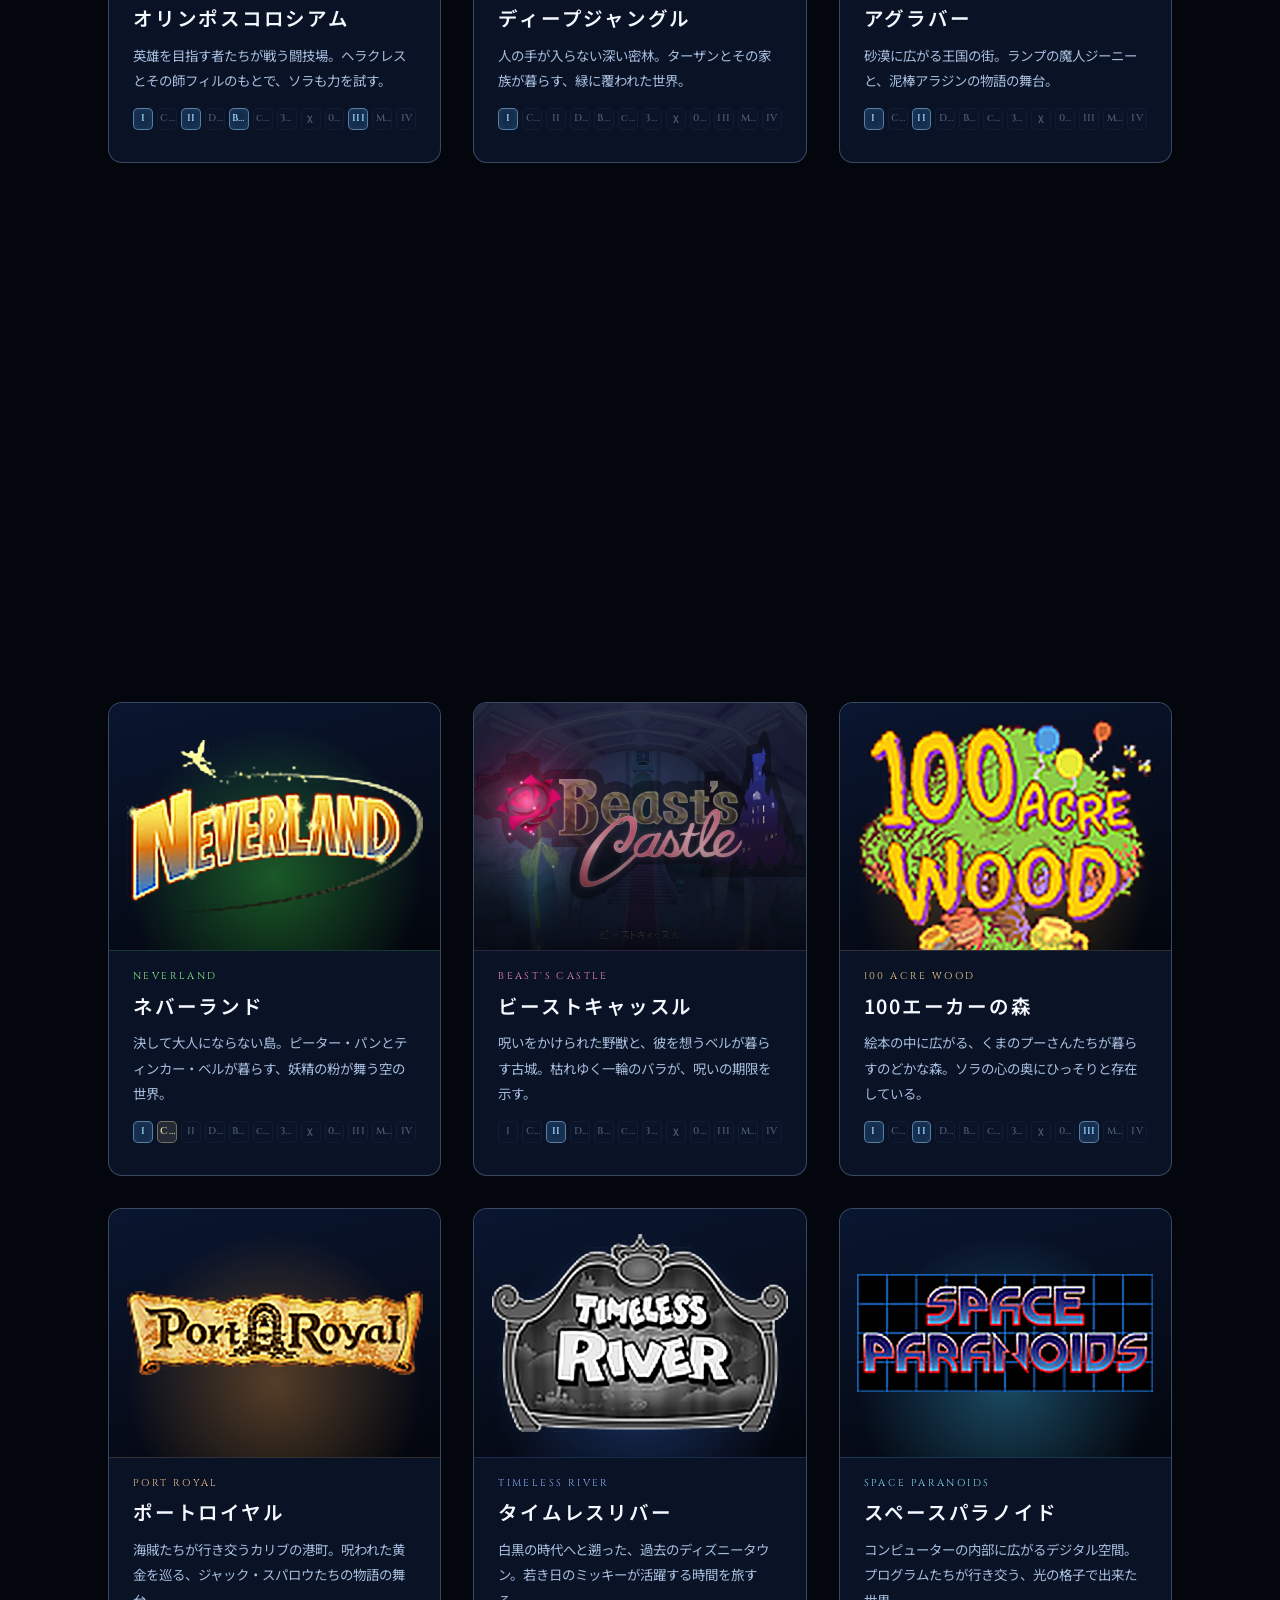
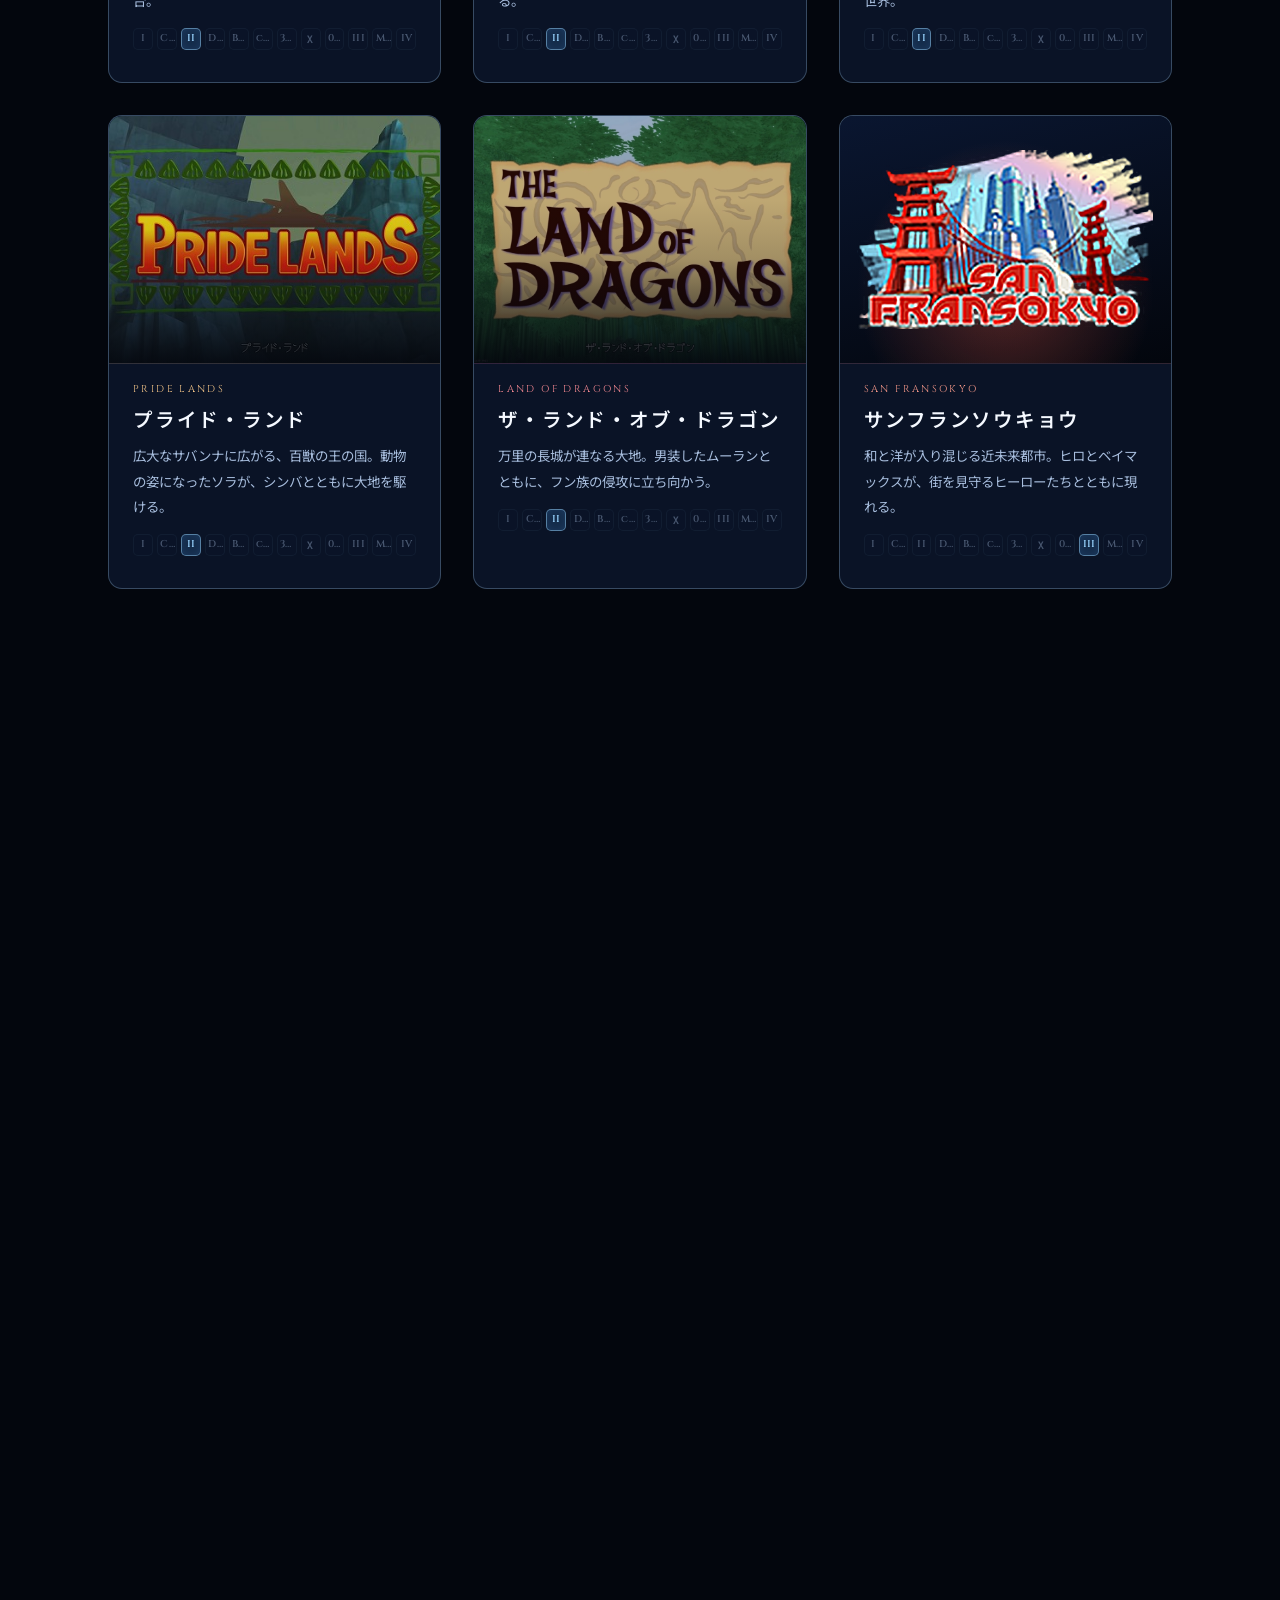
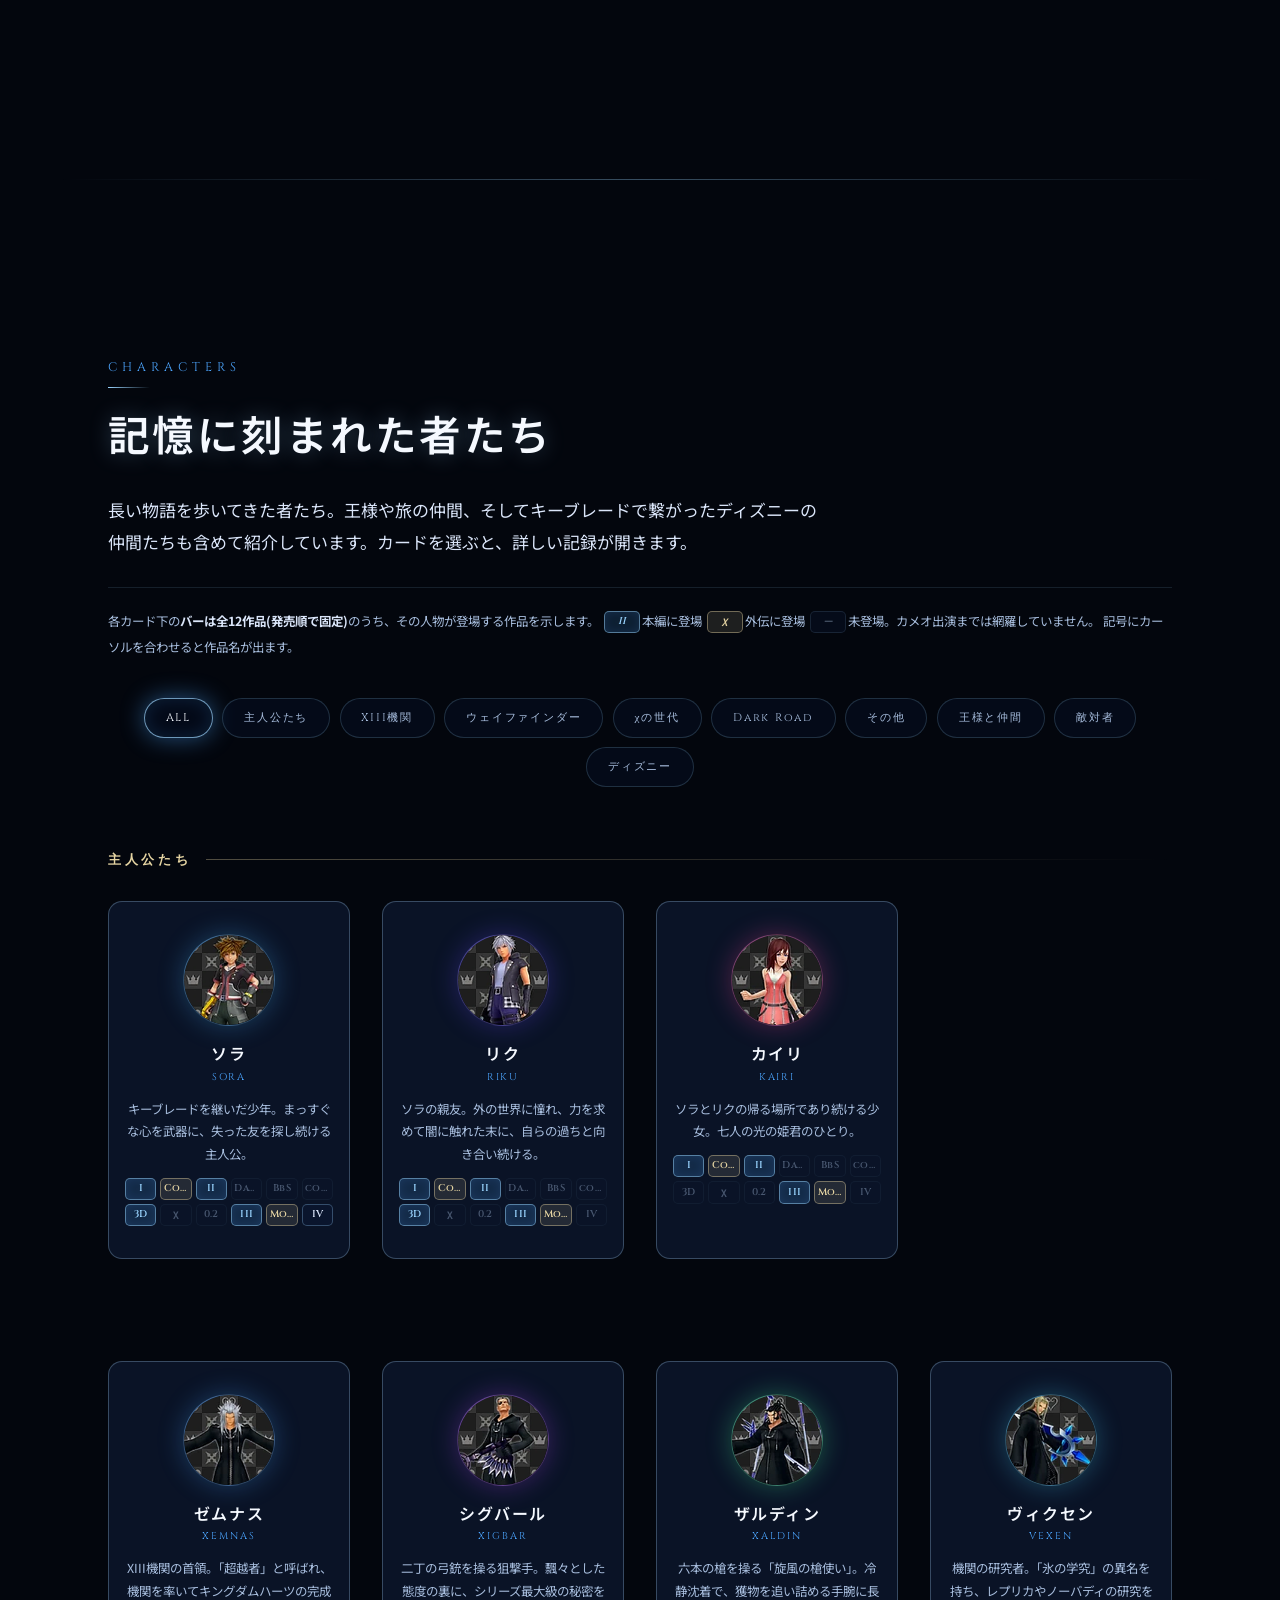
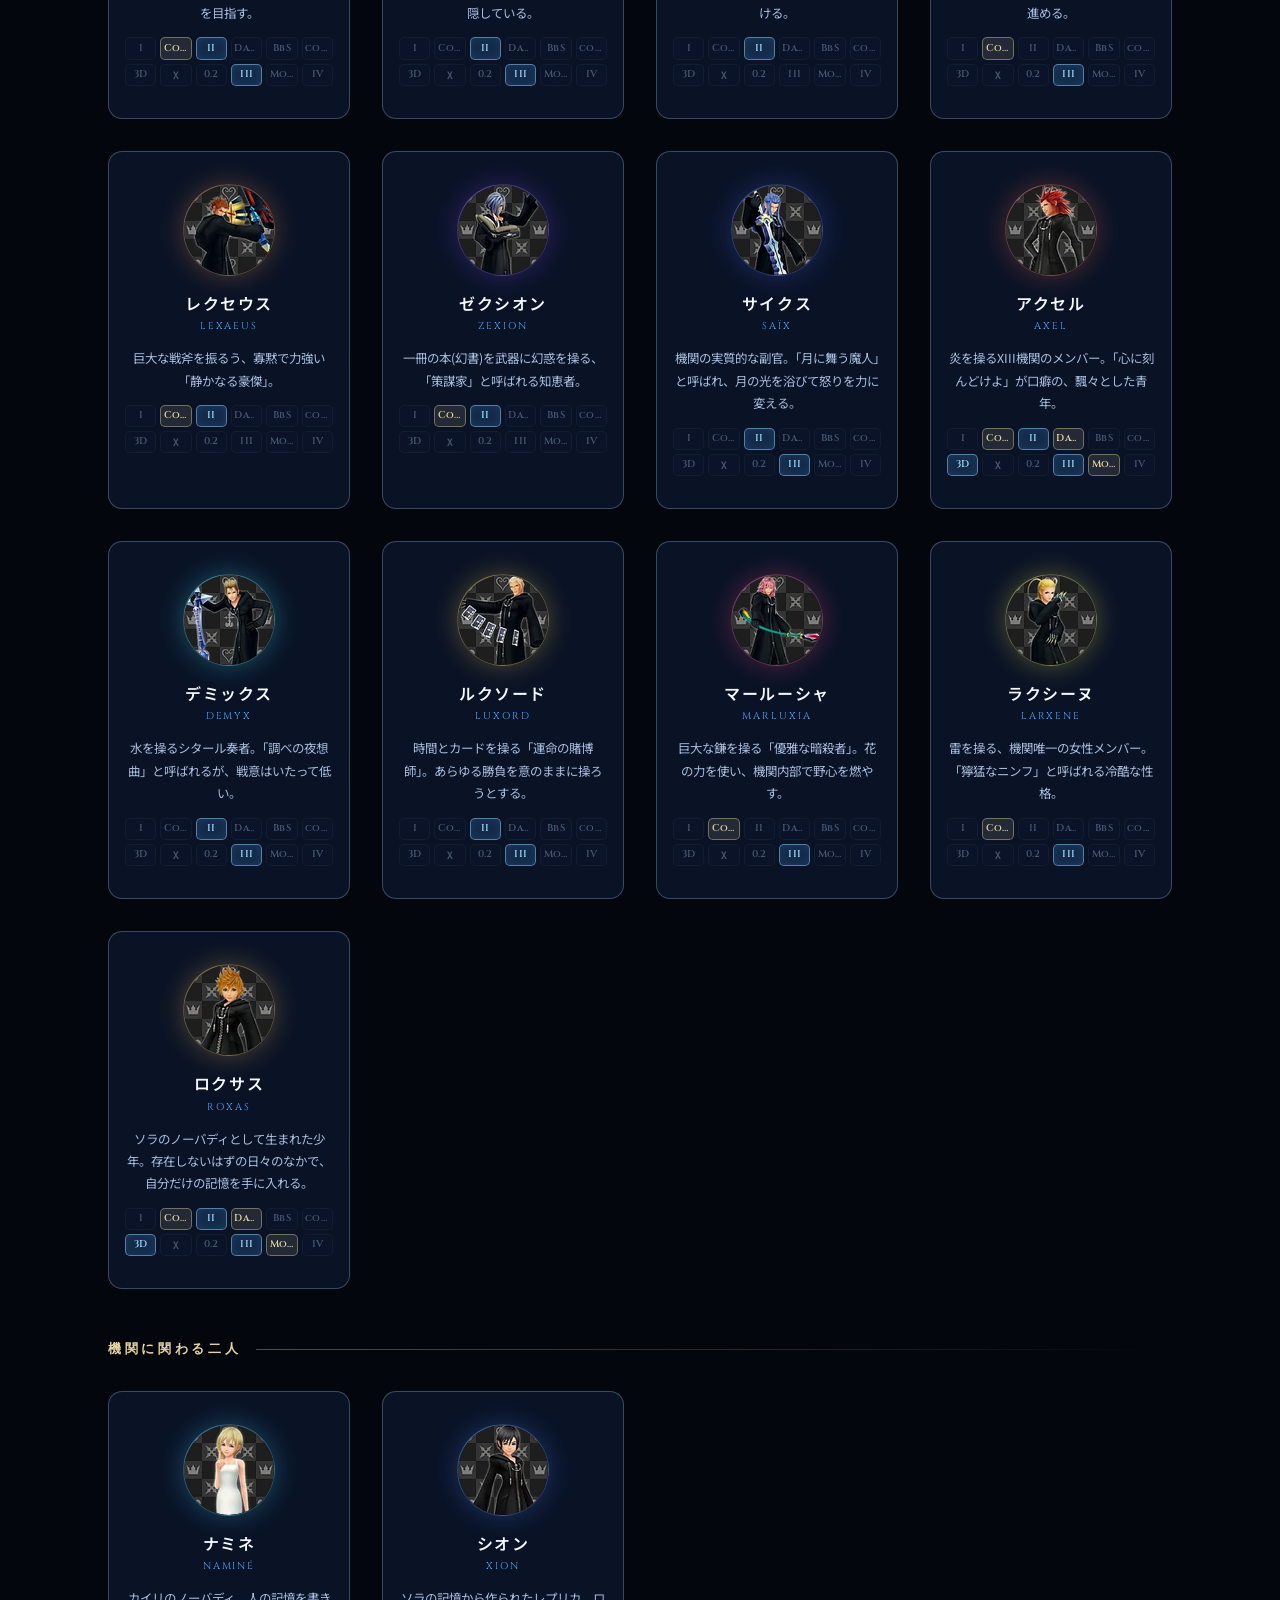
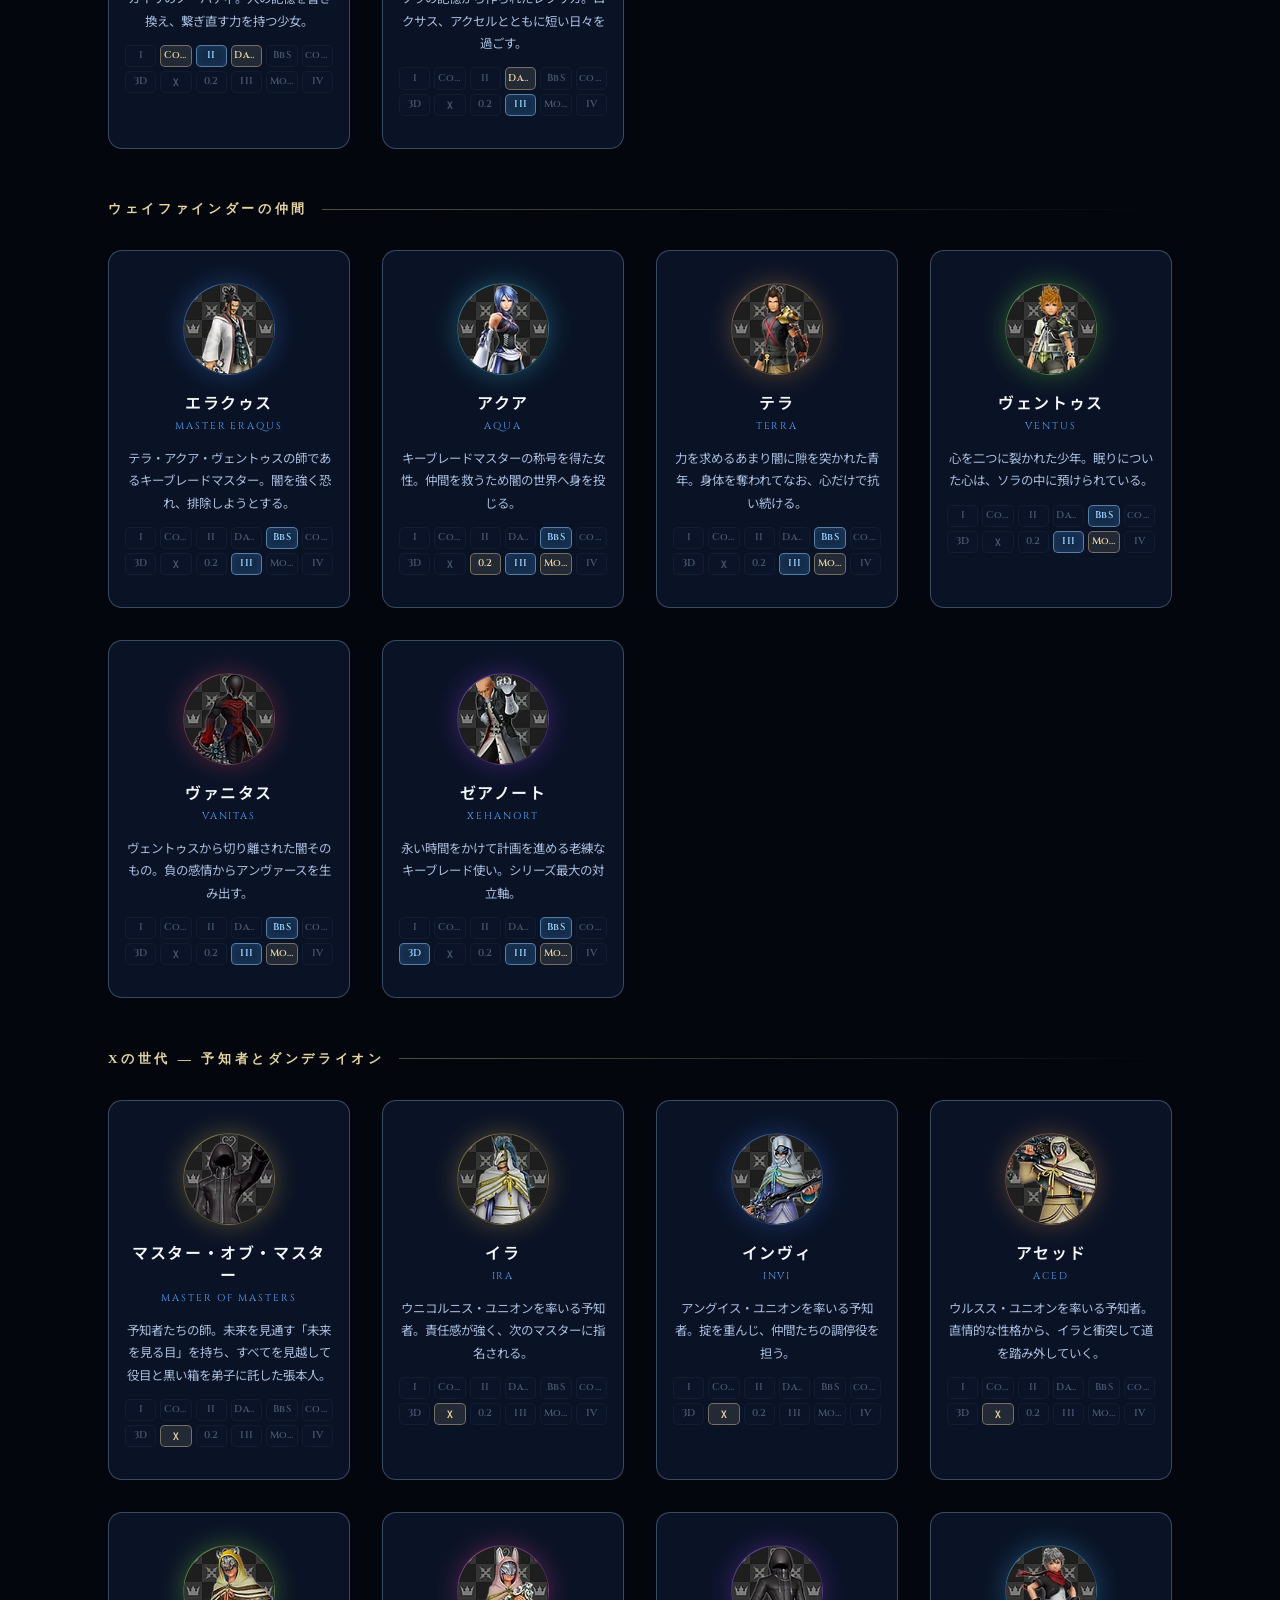
<file: album.html>
<!DOCTYPE html>
<html lang="ja">
<head>
  <meta charset="UTF-8">
  <meta name="viewport" content="width=device-width, initial-scale=1.0">
  <title>MEMORY ALBUM | KINGDOM HEARTS — MEMORY</title>
  <meta name="description" content="キングダムハーツシリーズの各作品を年代順に辿る記録の間。作品とキャラクターの記憶を収めています。">

  <!-- ファビコン & SNS 共有(OGP) -->
  <link rel="icon" type="image/svg+xml" href="favicon.svg">
  <link rel="apple-touch-icon" href="apple-touch-icon.png">
  <meta name="theme-color" content="#03060d">
  <link rel="canonical" href="album.html">
  <meta property="og:type" content="website">
  <meta property="og:title" content="MEMORY ALBUM | KINGDOM HEARTS — MEMORY">
  <meta property="og:description" content="キングダムハーツシリーズの各作品を年代順に辿る記録の間。作品とキャラクターの記憶を収めています。">
  <meta property="og:image" content="assets/IMG_4388.png">
  <meta name="twitter:card" content="summary_large_image">

  <link rel="preconnect" href="https://fonts.googleapis.com">
  <link rel="preconnect" href="https://fonts.gstatic.com" crossorigin>
  <link href="https://fonts.googleapis.com/css2?family=Cinzel:wght@400;600;700&family=Noto+Sans+JP:wght@300;400;500&display=swap" rel="stylesheet">

  <link rel="stylesheet" href="css/base.css">
  <link rel="stylesheet" href="css/layout.css">
  <link rel="stylesheet" href="css/components.css">
  <link rel="stylesheet" href="css/pages.css">
</head>
<body>

  <a class="skip-link" href="#main" data-i18n="common.skipLink">本文へスキップ</a>

  <canvas id="particle-field" aria-hidden="true"></canvas>
  <div id="cursor-glow" aria-hidden="true"></div>
  <div id="page-transition" aria-hidden="true"></div>
  <script>try{if(sessionStorage.getItem("kh-nav")==="1"){document.documentElement.classList.add("kh-arrive");setTimeout(function(){document.documentElement.classList.remove("kh-arrive")},1500);}}catch(e){}</script>

  <!-- ============================================================
       ヘッダー
       ============================================================ -->
  <header class="site-header">
    <div class="header-inner">
      <a href="index.html" class="site-logo">
        <!-- ハートに刻まれた鍵穴のマーク -->
        <svg class="site-logo__mark" viewBox="0 0 120 120" aria-hidden="true">
          <path d="M60 104 C42 88 26 76 26 60 A17 17 0 0 1 60 52
                   A17 17 0 0 1 94 60 C94 76 78 88 60 104Z"
                fill="none" stroke="currentColor" stroke-width="7"/>
          <circle cx="60" cy="66" r="8" fill="currentColor"/>
          <path d="M55 72h10l3 16H52Z" fill="currentColor"/>
        </svg>
        KH MEMORY
      </a>

      <nav class="global-nav" id="global-nav" aria-label="メインナビゲーション" data-i18n-attr="aria-label:common.nav.label">
        <ul class="nav-list">
          <li><a class="nav-link" href="index.html">TOP</a></li>
          <li><a class="nav-link" href="album.html">ALBUM</a></li>
          <li><a class="nav-link" href="timeline.html">TIMELINE</a></li>
          <li><a class="nav-link" href="music.html">THEMES</a></li>
          <li><a class="nav-link" href="roxas.html">SUMMER</a></li>
          <li><a class="nav-link" href="crossover.html">CROSSOVER</a></li>
          <li><a class="nav-link" href="secret.html" data-secret-link>SECRET</a></li>
        </ul>
      </nav>

      <div class="header-tools">
        <div class="memory-counter" title="集めた記憶の欠片" data-i18n-attr="title:common.memoryCounter.title">
          <svg class="memory-counter__icon" viewBox="0 0 24 24" fill="currentColor" aria-hidden="true">
            <path d="M12 2 22 12 12 22 2 12Z"/>
          </svg>
          <span data-memory-count>0 / 12</span>
        </div>

        <button class="audio-toggle" type="button" aria-pressed="false" aria-label="音声をオンにする">
          <svg viewBox="0 0 24 24" fill="none" stroke="currentColor" stroke-width="1.8"
               stroke-linecap="round" stroke-linejoin="round" aria-hidden="true">
            <path d="M11 5 6 9H2v6h4l5 4V5Z"/>
            <path d="M15.5 8.5a5 5 0 0 1 0 7"/>
            <path d="M19 5a10 10 0 0 1 0 14"/>
            <line class="icon-off-slash" x1="2" y1="2" x2="22" y2="22"/>
          </svg>
        </button>

        <button class="lang-toggle" type="button" data-lang-toggle aria-pressed="false" aria-label="英語表示にする">
          <span data-lang-toggle-text>EN</span>
        </button>
      </div>

      <button class="nav-toggle" type="button" aria-label="メニューを開く" data-i18n-attr="aria-label:common.navToggle"
              aria-expanded="false" aria-controls="global-nav">
        <span></span><span></span><span></span>
      </button>
    </div>
  </header>

  <!-- ============================================================
       メインコンテンツ
       ============================================================ -->
  <main id="main" class="site-main">

    <!-- ページ見出し -->
    <section class="page-head container">
      <span class="section-label">Memory Album</span>
      <h1 class="page-head__title">MEMORY ALBUM</h1>
      <p class="page-head__lead" data-i18n="album.head.lead">年代順に辿る、シリーズの記憶</p>

      <!-- 記憶の欠片 その7(見出しの余白に配置) -->
      <div class="fragment" data-fragment="f07"
           style="position:absolute; right:16%; top:38%;">
        <div class="fragment__shard"></div>
      </div>

      <!-- ページ内の各セクションへ移動するサブナビ -->
      <nav class="section-nav" id="section-nav" aria-label="ページ内ナビゲーション">
        <a href="#about">概要</a>
        <a href="#works">作品年表</a>
        <a href="#worlds">ワールド</a>
        <a href="#characters">キャラクター</a>
        <a href="#glossary">用語集</a>
      </nav>
    </section>

    <!-- ------------------------------------------------------------
         概要:キングダムハーツとは(初めて訪れる人のための導入)
         ------------------------------------------------------------ -->
    <section class="section container" id="about">
      <div class="reveal">
        <span class="section-label">About</span>
        <h2 class="section-title" data-i18n="album.intro.title">キングダムハーツとは</h2>
        <p class="section-lead" data-i18n="album.intro.lead">
          スクウェア・エニックスとディズニーが共同で手がける、アクションRPGシリーズです。
          2002年に第1作が発売されて以来、20年以上にわたって物語が紡がれてきました。
          年表を開く前に、まずはシリーズの成り立ちを簡単にご紹介します。
        </p>
      </div>

      <div class="concept-grid">
        <!-- 特徴1:クロスオーバー -->
        <article class="concept-card reveal" data-delay="1">
          <svg class="concept-card__icon" viewBox="0 0 24 24" fill="none" stroke="currentColor"
               stroke-width="1.4" stroke-linecap="round" stroke-linejoin="round" aria-hidden="true">
            <circle cx="9" cy="12" r="7"/>
            <circle cx="15" cy="12" r="7"/>
          </svg>
          <span class="concept-card__en">CROSSOVER</span>
          <h3 class="concept-card__title" data-i18n="album.intro.card1.title">ふたつの世界の交差</h3>
          <p class="concept-card__text" data-i18n="album.intro.card1.text">
            ディズニー映画の数々のワールドと、シリーズオリジナルのキャラクターたちが
            同じ物語の中で出会う、他に類を見ないクロスオーバー作品です。
          </p>
        </article>

        <!-- 特徴2:物語のテーマ -->
        <article class="concept-card reveal" data-delay="2">
          <svg class="concept-card__icon" viewBox="0 0 24 24" fill="none" stroke="currentColor"
               stroke-width="1.4" stroke-linecap="round" stroke-linejoin="round" aria-hidden="true">
            <path d="M12 20.5S3.5 15 3.5 9.2A4.7 4.7 0 0 1 12 6.4a4.7 4.7 0 0 1 8.5 2.8c0 5.8-8.5 11.3-8.5 11.3Z"/>
            <circle cx="12" cy="10" r="2"/>
          </svg>
          <span class="concept-card__en">STORY</span>
          <h3 class="concept-card__title" data-i18n="album.intro.card2.title">「心」を巡る物語</h3>
          <p class="concept-card__text" data-i18n="album.intro.card2.text">
            主人公ソラを中心に、「心」「光」「闇」というテーマが繰り返し描かれます。
            1作ごとに完結する物語でありながら、全体を貫く大きな筋があるのが特徴です。
          </p>
        </article>

        <!-- 特徴3:キーブレード -->
        <article class="concept-card reveal" data-delay="3">
          <svg class="concept-card__icon" viewBox="0 0 24 24" fill="none" stroke="currentColor"
               stroke-width="1.4" stroke-linecap="round" stroke-linejoin="round" aria-hidden="true">
            <circle cx="12" cy="6" r="3"/>
            <path d="M12 9v10"/>
            <path d="M12 15h3M12 18h4"/>
          </svg>
          <span class="concept-card__en">KEYBLADE</span>
          <h3 class="concept-card__title" data-i18n="album.intro.card3.title">キーブレードと使い手</h3>
          <p class="concept-card__text" data-i18n="album.intro.card3.text">
            「キーブレード」と呼ばれる鍵の形をした武器を手にした者たちが、
            光と闇のバランスを守るために世界を巡る——それがシリーズの中心的な設定です。
          </p>
        </article>
      </div>

      <p class="section-lead" style="margin-top:2rem;" data-i18n="album.intro.lead2">
        ここから先は、そんなシリーズの歩みを年代順に、そしてワールドやキャラクターの単位で辿っていきます。
      </p>
    </section>

    <hr class="divider container">

    <!-- ------------------------------------------------------------
         作品一覧(JavaScript で描画)
         ------------------------------------------------------------ -->
    <section class="section section--tight container" id="works">
      <!-- 絞り込みボタン -->
      <div class="filter-bar" id="filter-bar" role="group" aria-label="作品の絞り込み">
        <button class="filter-btn is-active" type="button" data-filter="all">ALL</button>
        <button class="filter-btn" type="button" data-filter="main">MAIN SERIES</button>
        <button class="filter-btn" type="button" data-filter="side">SIDE STORY</button>
        <button class="filter-btn" type="button" data-filter="future">FUTURE</button>
      </div>

      <!-- 年表。中身は js/album.js が作る -->
      <div class="timeline" id="timeline"></div>

      <!-- 絞り込み結果が0件のときの案内 -->
      <p id="no-result" style="display:none; text-align:center; color:var(--c-text-dim);" data-i18n="album.noResult">
        該当する記憶が見つかりませんでした。
      </p>
    </section>

    <hr class="divider container">

    <!-- ------------------------------------------------------------
         ワールド紹介(JavaScript で描画)
         ------------------------------------------------------------ -->
    <section class="section container" id="worlds">
      <div class="reveal">
        <span class="section-label">Worlds</span>
        <h2 class="section-title" data-i18n="album.worlds.title">記憶に残るワールド</h2>
        <p class="section-lead" data-i18n="album.worlds.lead">
          キーブレードが開いてきた、数々のワールドたち。シリーズオリジナルの舞台から、
          キーブレードで繋がるディズニーの世界まで、それぞれの場所に固有の記憶が刻まれています。
        </p>
        <p class="appears-legend">
          <span data-i18n="album.legend.worlds.pre">各カード下の<strong>バーは全12作品(発売順で固定)</strong>のうち、そのワールドが登場する作品を示します。</span>
          <i class="appears__cell is-in" data-cat="main">II</i><span data-i18n="album.legend.main">本編に登場</span>
          <i class="appears__cell is-in" data-cat="side">χ</i><span data-i18n="album.legend.side">外伝に登場</span>
          <i class="appears__cell">—</i><span data-i18n="album.legend.none">未登場。</span>
          <span data-i18n="album.legend.worlds.post">記号にカーソルを合わせると作品名が出ます(I=KH / CoM / II / Days / BbS / coded / 3D / χ / 0.2 / III / MoM / IV)。</span>
        </p>
      </div>

      <div class="world-grid" id="world-grid"></div>
    </section>

    <hr class="divider container">

    <!-- ------------------------------------------------------------
         キャラクター紹介(JavaScript で描画)
         ------------------------------------------------------------ -->
    <section class="section container" id="characters">
      <div class="reveal">
        <span class="section-label">Characters</span>
        <h2 class="section-title" data-i18n="album.characters.title">記憶に刻まれた者たち</h2>
        <p class="section-lead" data-i18n="album.characters.lead">
          長い物語を歩いてきた者たち。王様や旅の仲間、そしてキーブレードで繋がった
          ディズニーの仲間たちも含めて紹介しています。カードを選ぶと、詳しい記録が開きます。
        </p>
        <p class="appears-legend">
          <span data-i18n="album.legend.characters.pre">各カード下の<strong>バーは全12作品(発売順で固定)</strong>のうち、その人物が登場する作品を示します。</span>
          <i class="appears__cell is-in" data-cat="main">II</i><span data-i18n="album.legend.main">本編に登場</span>
          <i class="appears__cell is-in" data-cat="side">χ</i><span data-i18n="album.legend.side">外伝に登場</span>
          <i class="appears__cell">—</i><span data-i18n="album.legend.characters.none">未登場。カメオ出演までは網羅していません。</span>
          <span data-i18n="crossover.legend.post">記号にカーソルを合わせると作品名が出ます。</span>
        </p>
      </div>

      <!-- キャラクターの絞り込み -->
      <div class="filter-bar" id="character-filter-bar" role="group" aria-label="キャラクターの絞り込み">
        <button class="filter-btn is-active" type="button" data-filter="all">ALL</button>
        <button class="filter-btn" type="button" data-filter="guardian" data-i18n="album.charFilter.guardian">主人公たち</button>
        <button class="filter-btn" type="button" data-filter="org13" data-i18n="album.charFilter.org13">XIII機関</button>
        <button class="filter-btn" type="button" data-filter="wayfinder" data-i18n="album.charFilter.wayfinder">ウェイファインダー</button>
        <button class="filter-btn" type="button" data-filter="chi" data-i18n="album.charFilter.chi">χの世代</button>
        <button class="filter-btn" type="button" data-filter="darkroad">Dark Road</button>
        <button class="filter-btn" type="button" data-filter="origin-other" data-i18n="album.charFilter.other">その他</button>
        <button class="filter-btn" type="button" data-filter="companion" data-i18n="album.charFilter.companion">王様と仲間</button>
        <button class="filter-btn" type="button" data-filter="villain" data-i18n="album.charFilter.villain">敵対者</button>
        <button class="filter-btn" type="button" data-filter="disney" data-i18n="album.charFilter.disney">ディズニー</button>
      </div>

      <div class="character-grid" id="character-grid"></div>

      <!-- 記憶の欠片 その11(一覧の下に配置) -->
      <div style="display:flex; justify-content:center; margin-top:3rem;">
        <div class="fragment" data-fragment="f11">
          <div class="fragment__shard"></div>
        </div>
      </div>
    </section>

    <hr class="divider container">

    <!-- ------------------------------------------------------------
         用語集(JavaScript で描画)
         ------------------------------------------------------------ -->
    <section class="section container" id="glossary">
      <div class="reveal">
        <span class="section-label">Glossary</span>
        <h2 class="section-title" data-i18n="album.glossary.title">この世界を読み解く言葉</h2>
        <p class="section-lead" data-i18n="album.glossary.lead">
          シリーズを通して繰り返し登場する言葉たち。
          意味を知ってから物語を辿り直すと、見える景色が変わります。
        </p>
      </div>

      <div class="glossary-list" id="glossary-list"></div>
    </section>

    <!-- ------------------------------------------------------------
         進捗の確認と次への導線
         ------------------------------------------------------------ -->
    <section class="section section--tight container">
      <div class="panel reveal" style="display:grid; gap:2rem; justify-items:center; text-align:center;">
        <div class="progress">
          <div class="progress__head">
            <span>MEMORY FRAGMENTS</span>
            <span class="progress__value" data-memory-value>0 / 12</span>
          </div>
          <div class="progress__track">
            <div class="progress__bar" data-memory-bar></div>
          </div>
        </div>

        <p class="section-lead" style="text-align:center;">
          <span data-i18n="album.progress.pre">あと</span> <strong data-memory-remaining>8</strong> <span data-i18n="album.progress.post">個の欠片で SECRET MEMORY が開かれます。</span>
        </p>

        <a href="secret.html" class="btn btn--gold" data-secret-link>
          <span data-i18n="album.cta.secret">SECRET MEMORY へ</span>
          <svg class="btn__arrow" viewBox="0 0 24 24" fill="none" stroke="currentColor"
               stroke-width="2" stroke-linecap="round" stroke-linejoin="round" aria-hidden="true">
            <path d="M5 12h14M13 6l6 6-6 6"/>
          </svg>
        </a>
      </div>
    </section>

  </main>

  <!-- ============================================================
       詳細モーダル(作品・キャラクター共用)
       ============================================================ -->
  <div class="modal" id="detail-modal" role="dialog" aria-modal="true"
       aria-labelledby="modal-title" aria-hidden="true">
    <div class="modal__dialog" id="modal-dialog">
      <button class="modal__close" type="button" id="modal-close" aria-label="閉じる" data-i18n-attr="aria-label:common.close">
        <svg viewBox="0 0 24 24" fill="none" stroke="currentColor" stroke-width="2"
             stroke-linecap="round" aria-hidden="true">
          <path d="M5 5l14 14M19 5L5 19"/>
        </svg>
      </button>

      <!-- 中身は JavaScript が差し込む -->
      <div id="modal-content"></div>
    </div>
  </div>

  <!-- ============================================================
       フッター
       ============================================================ -->
  <footer class="site-footer">
    <div class="container">
      <div class="footer-inner">
        <div>
          <p class="footer-title">KINGDOM HEARTS — MEMORY</p>
          <p class="footer-tagline" data-i18n="common.footer.tagline">記憶を辿る、光と闇の旅</p>
        </div>

        <nav class="footer-nav" aria-label="フッターナビゲーション" data-i18n-attr="aria-label:common.footerNav.label">
          <a href="index.html">TOP</a>
          <a href="album.html">MEMORY ALBUM</a>
          <a href="timeline.html">TIMELINE</a>
          <a href="music.html">MEMORY THEMES</a>
          <a href="roxas.html">MEMORY OF SUMMER</a>
          <a href="crossover.html">MEMORY CROSSOVER</a>
          <a href="secret.html" data-secret-link>SECRET MEMORY</a>
        </nav>
      </div>

      <p class="footer-copyright" data-i18n="common.footer.copyright">
        非公式ファンサイト / Web Design Practice Work — HTML・CSS・JavaScript
      </p>
    </div>
  </footer>

  <script src="js/data.js"></script>
  <script src="js/audio.js"></script>
  <script src="js/effects.js"></script>
  <script src="js/memory.js"></script>
  <script src="js/i18n.js"></script>
  <script src="js/main.js"></script>
  <script src="js/album.js"></script>
</body>
</html>
</file>
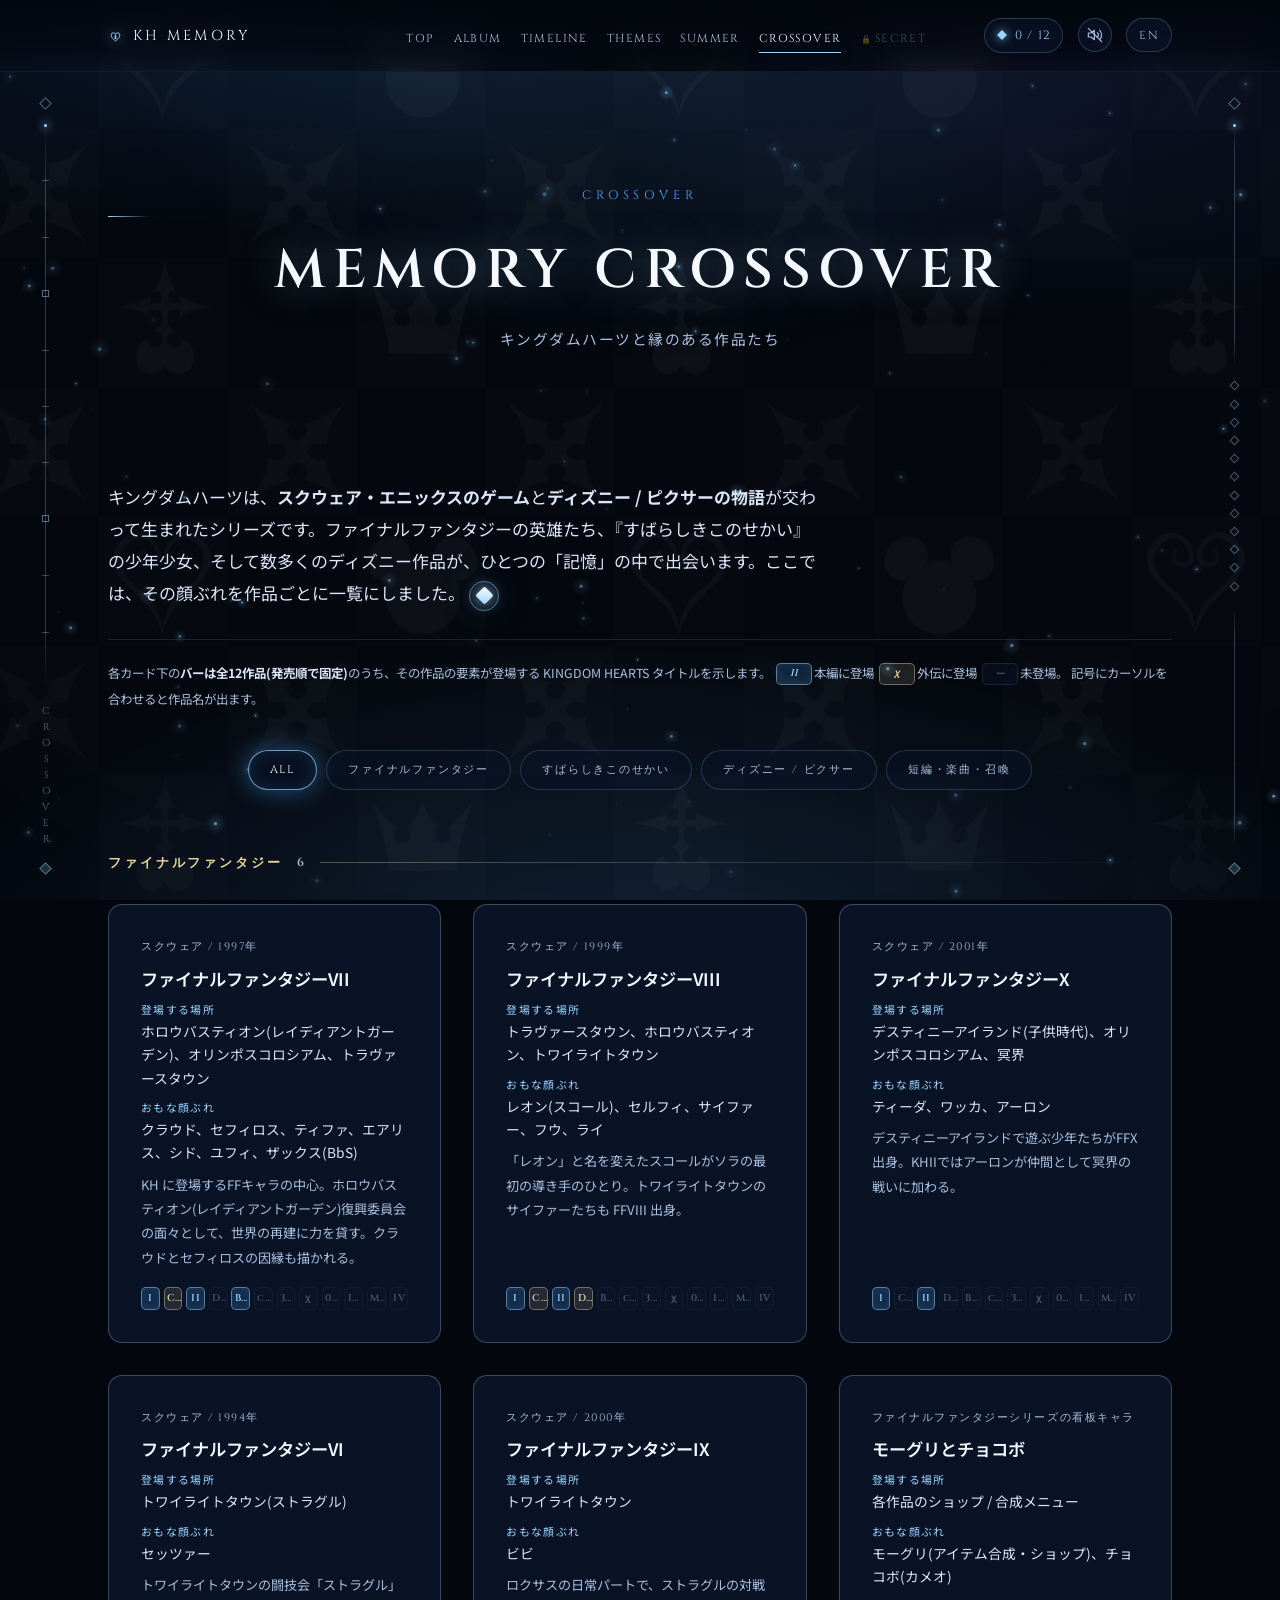
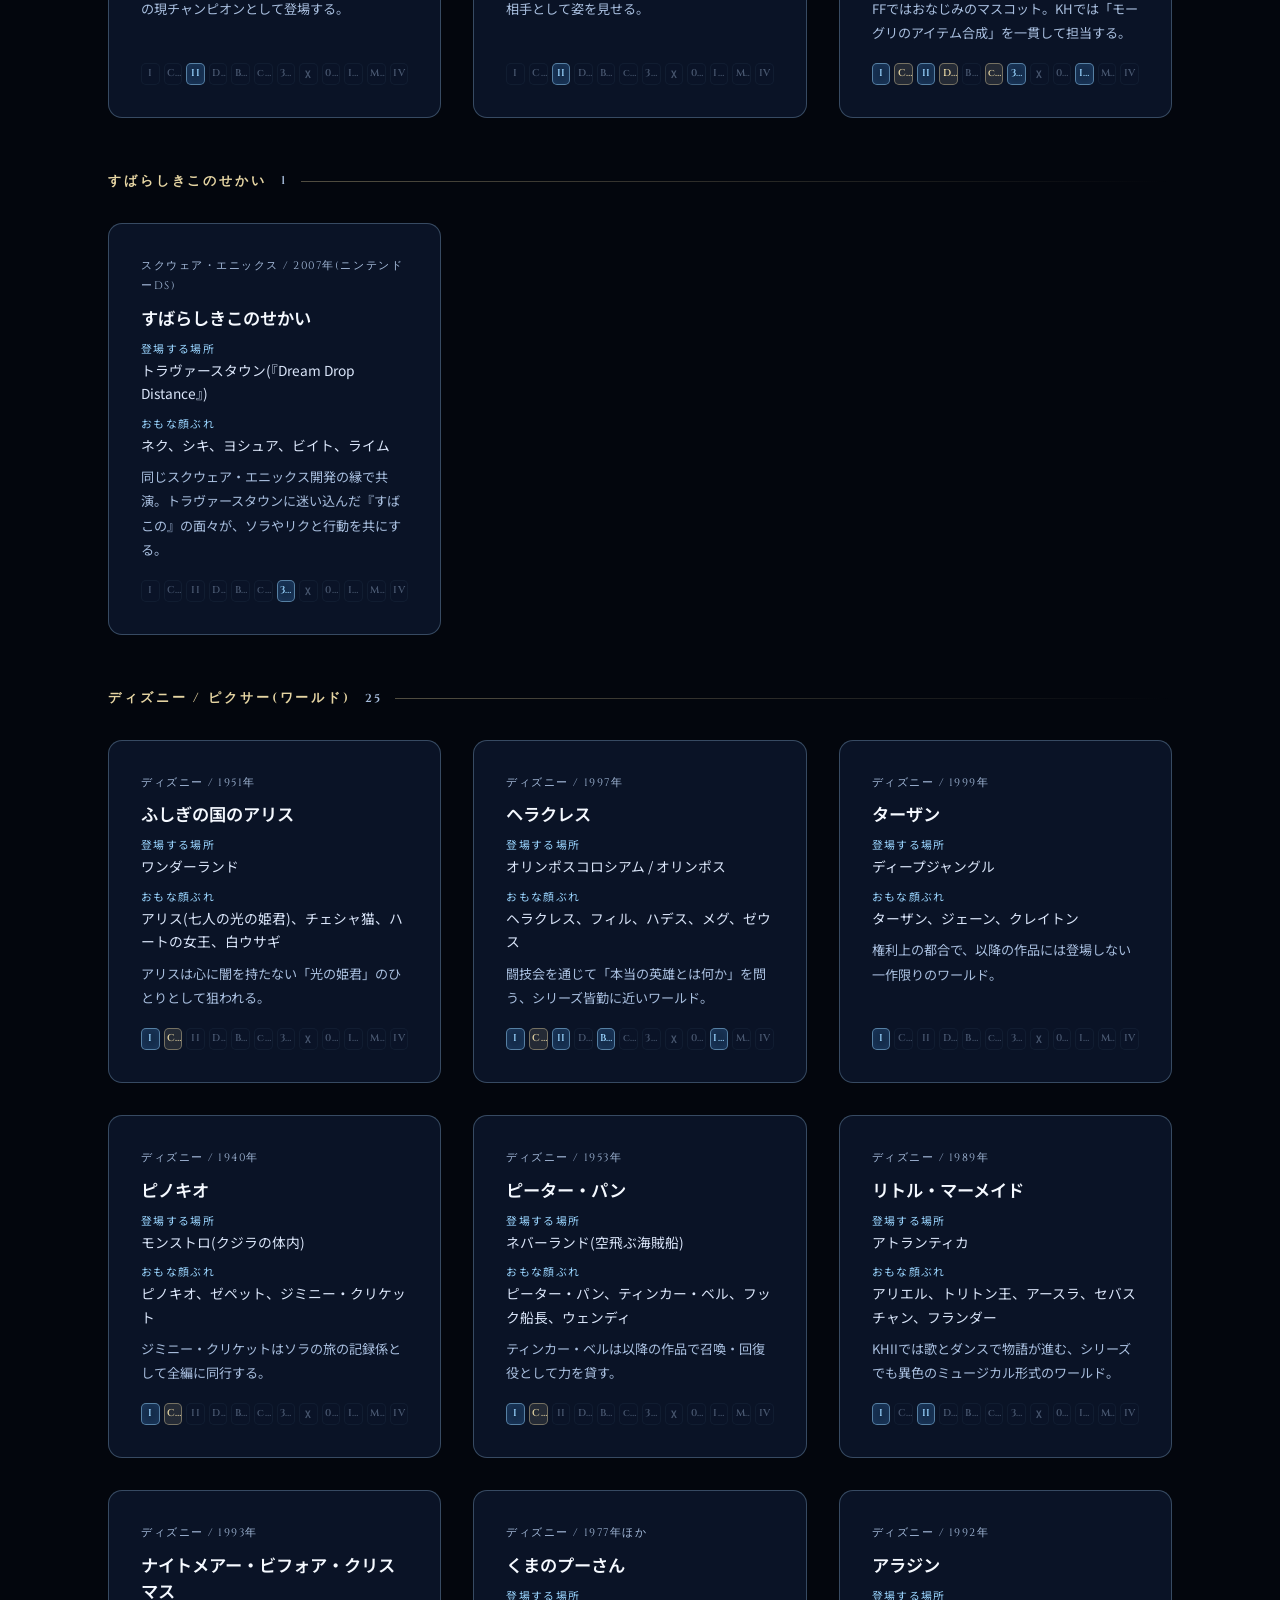
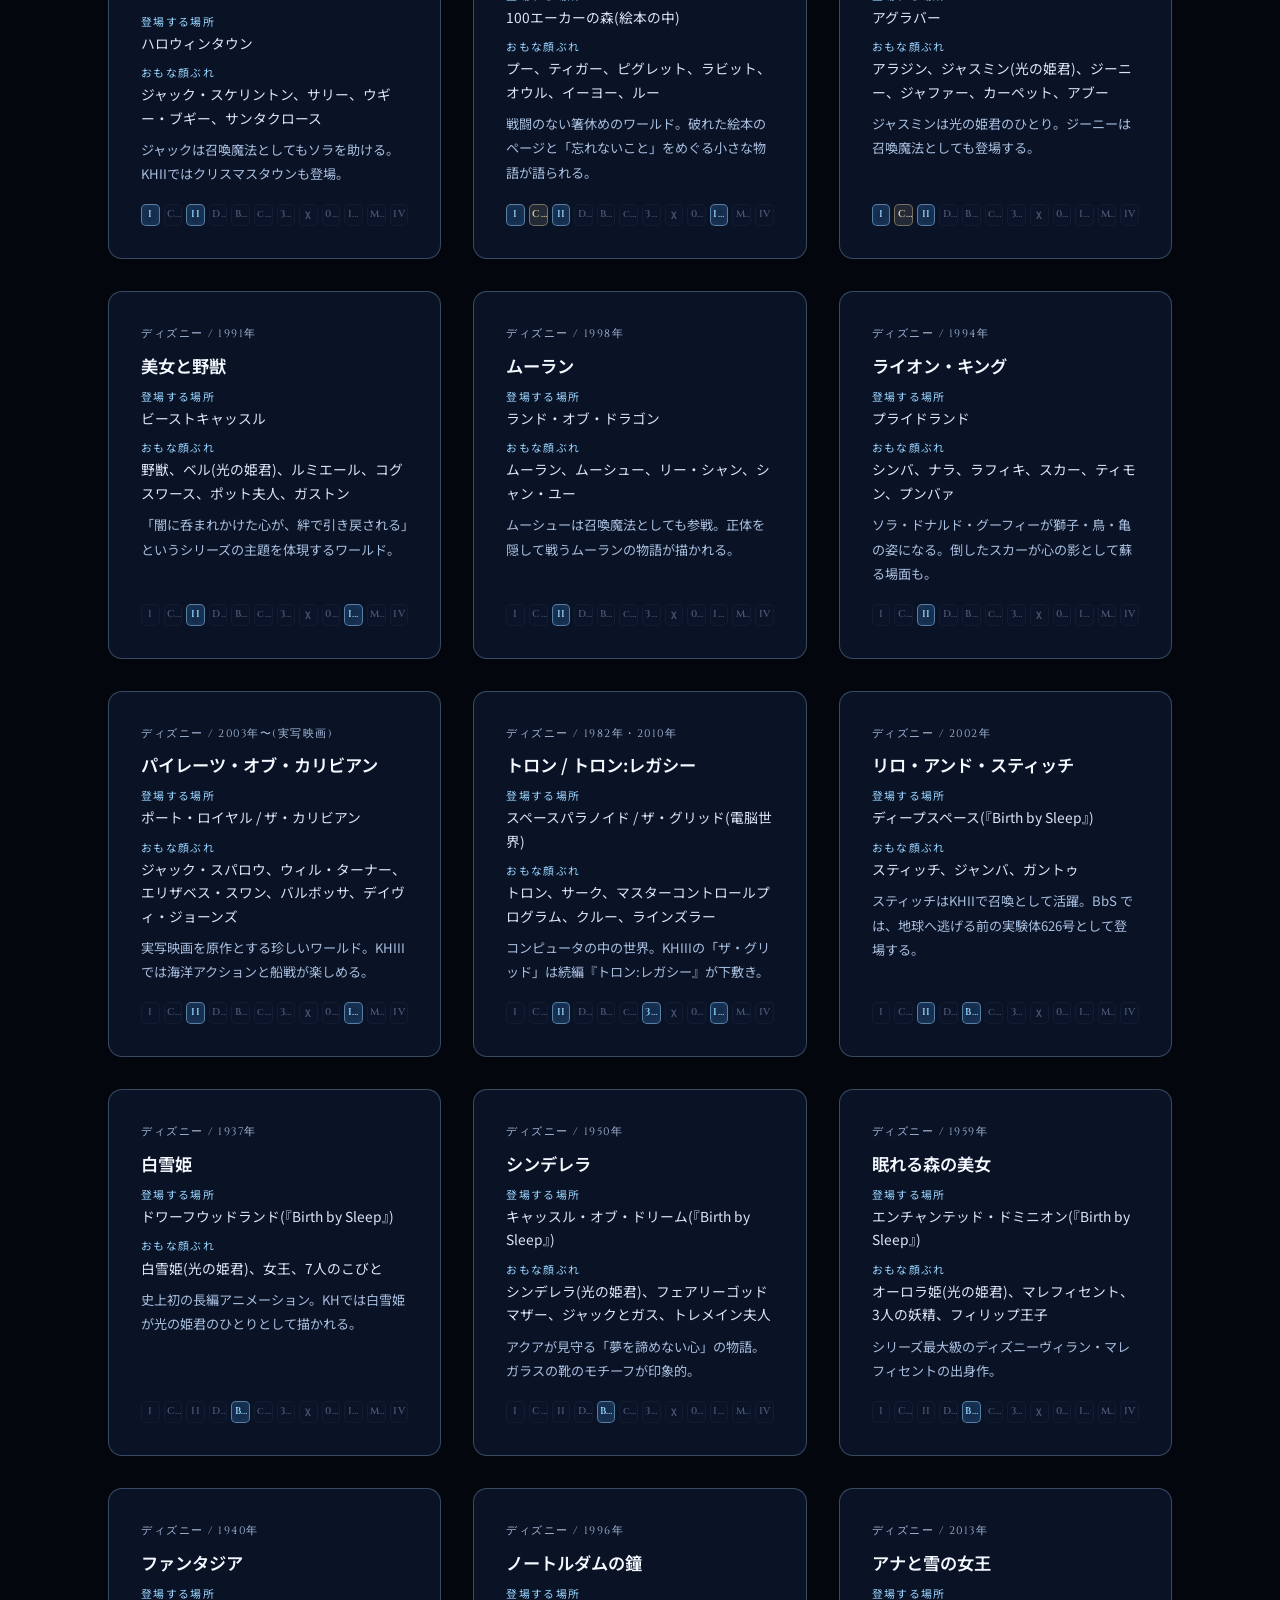
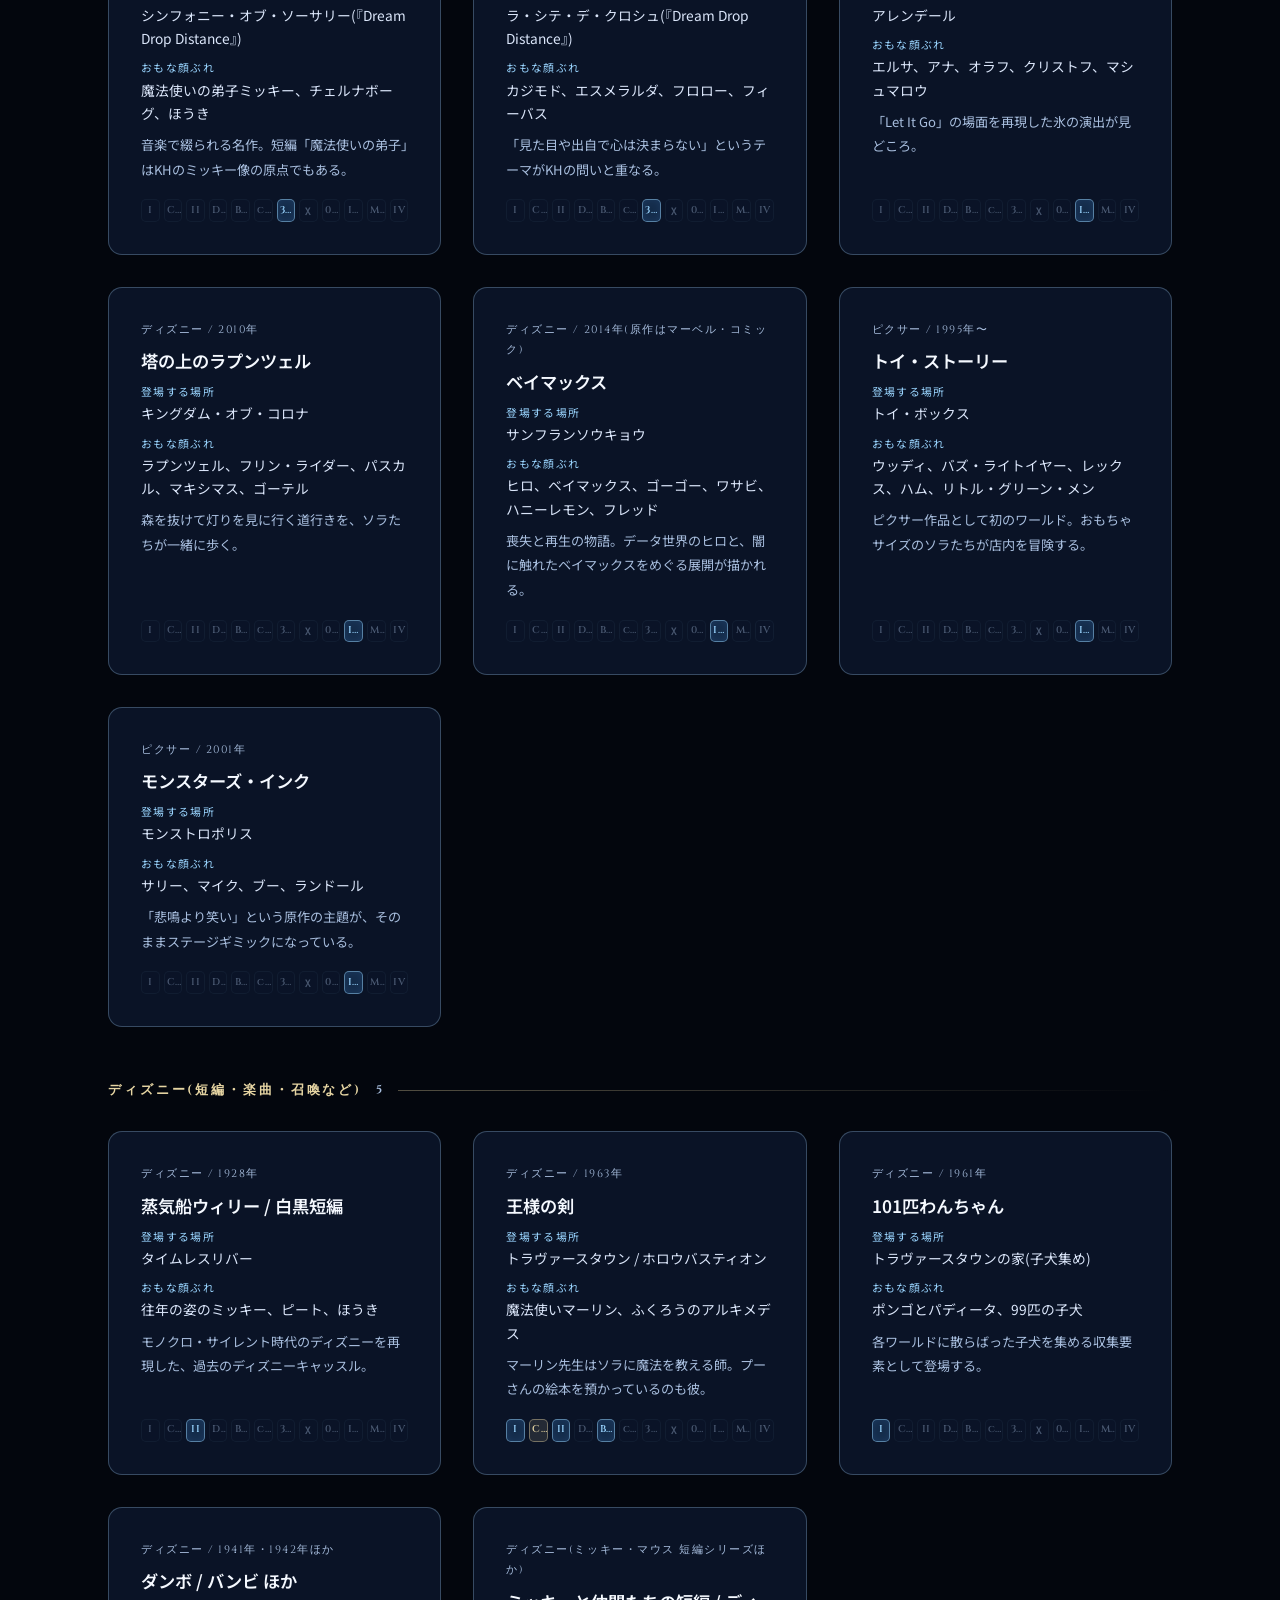
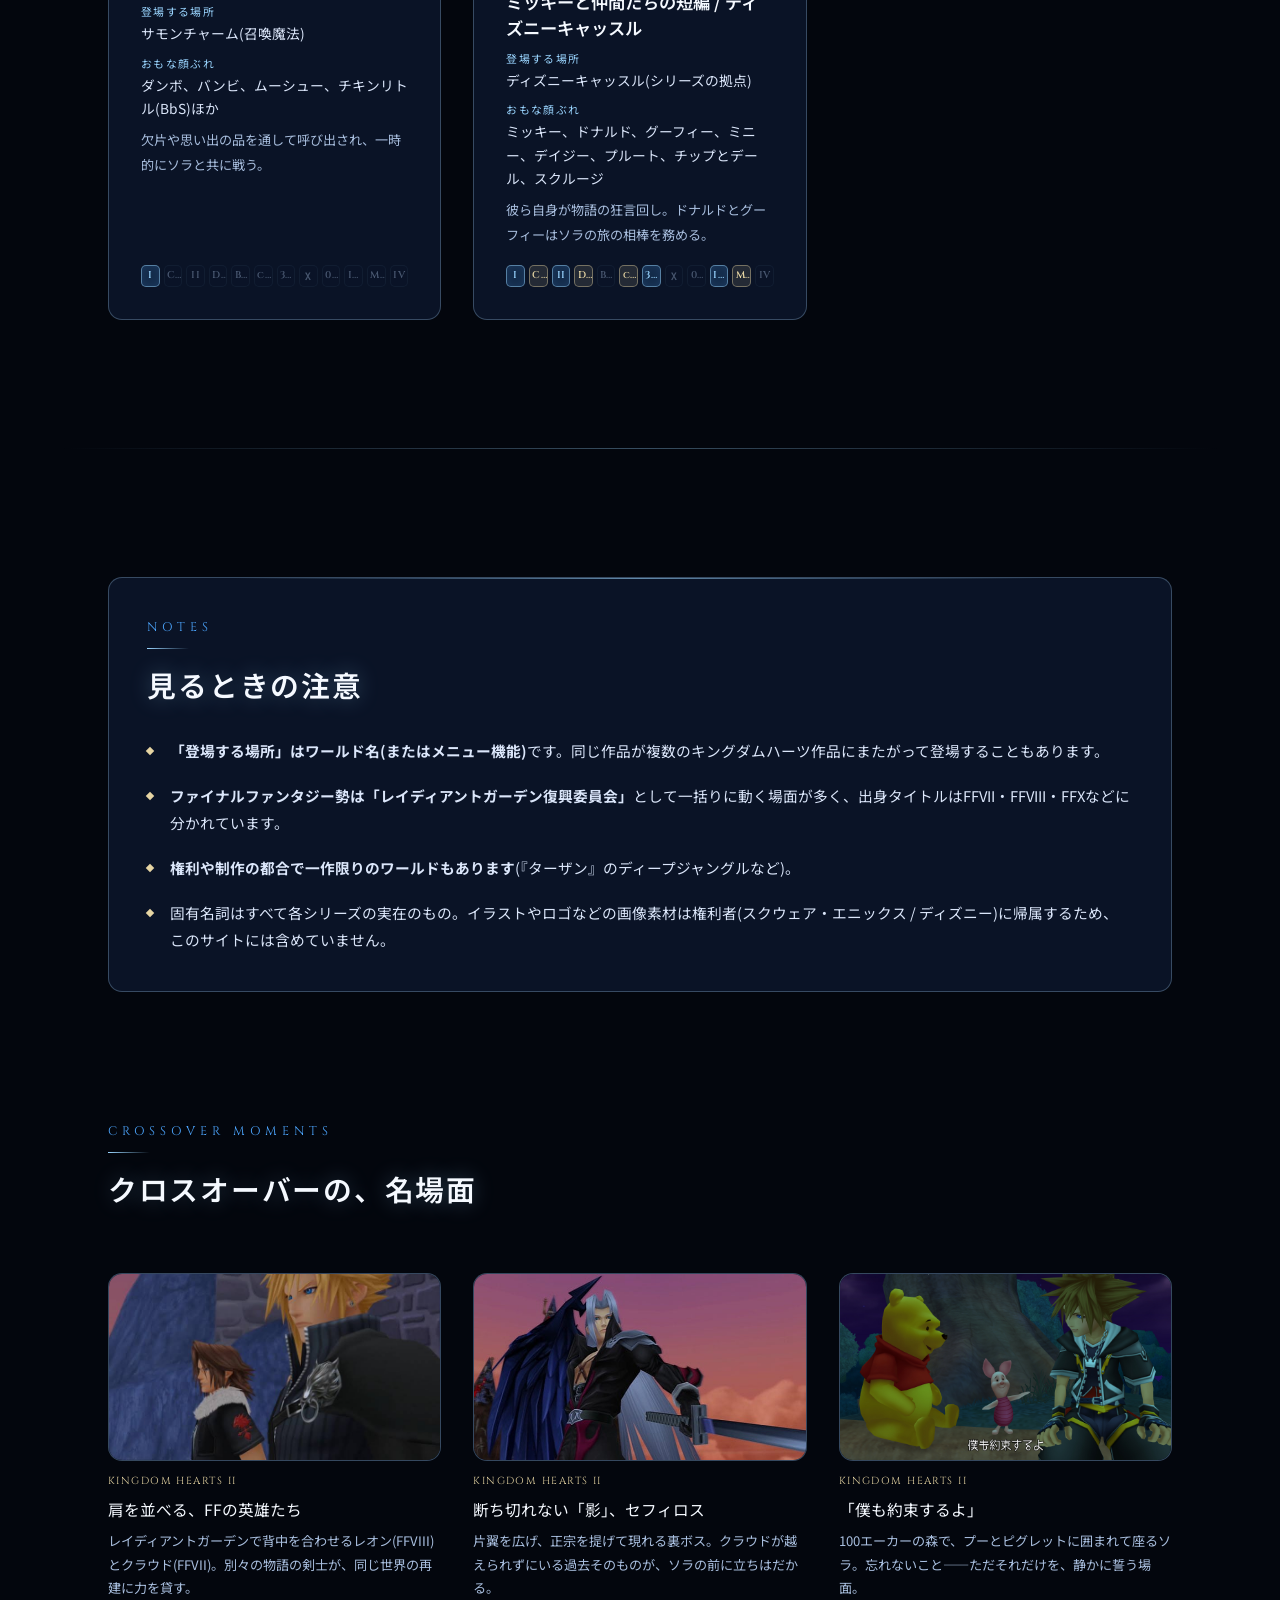
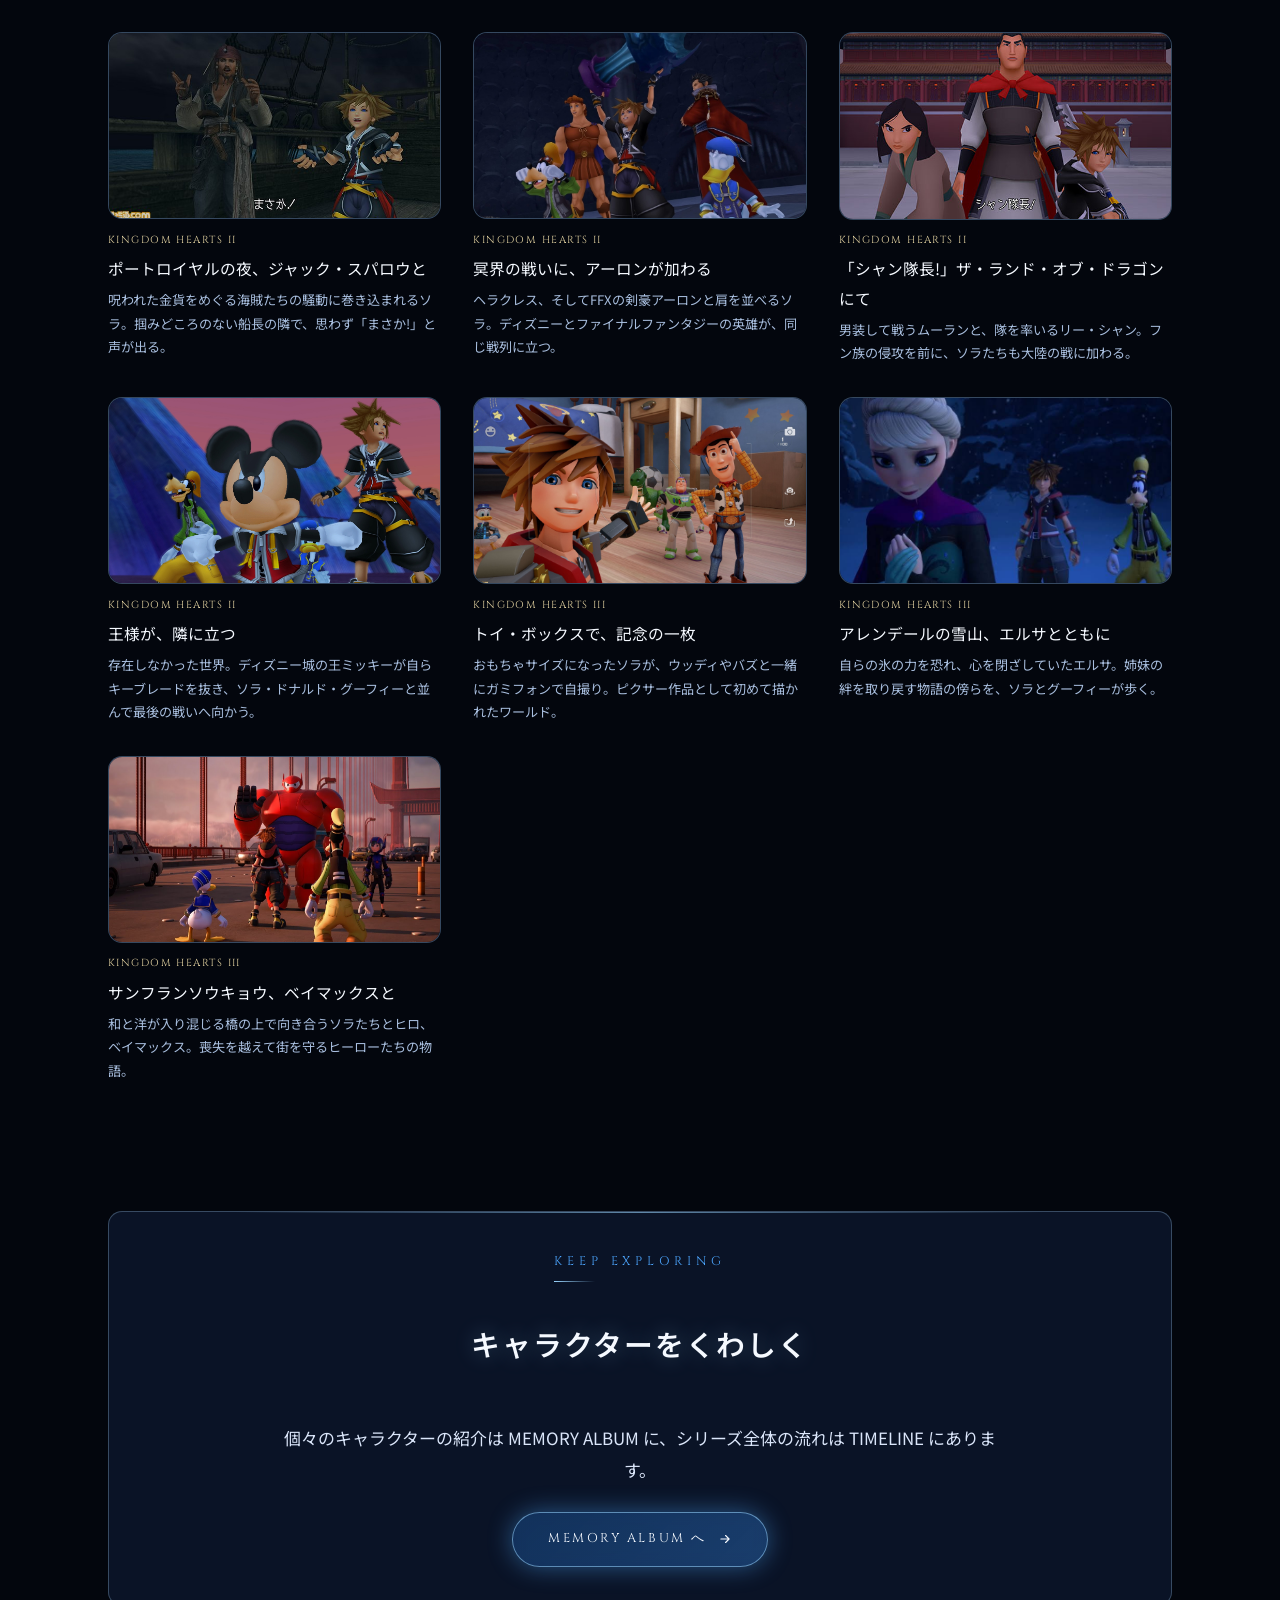
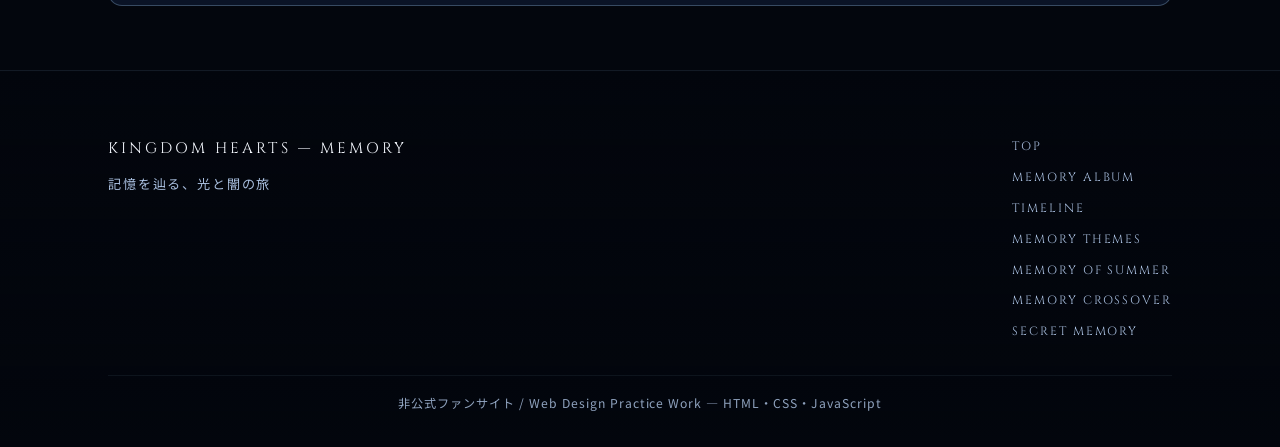
<file: crossover.html>
<!DOCTYPE html>
<html lang="ja">
<head>
  <meta charset="UTF-8">
  <meta name="viewport" content="width=device-width, initial-scale=1.0">
  <title>MEMORY CROSSOVER | KINGDOM HEARTS — MEMORY</title>
  <meta name="description" content="キングダムハーツに登場する、ファイナルファンタジー・すばらしきこのせかい・ディズニー/ピクサー作品を一覧で見られるページ。">

  <!-- ファビコン & SNS 共有(OGP) -->
  <link rel="icon" type="image/svg+xml" href="favicon.svg">
  <link rel="apple-touch-icon" href="apple-touch-icon.png">
  <meta name="theme-color" content="#03060d">
  <link rel="canonical" href="crossover.html">
  <meta property="og:type" content="website">
  <meta property="og:title" content="MEMORY CROSSOVER | KINGDOM HEARTS — MEMORY">
  <meta property="og:description" content="キングダムハーツに登場する、ファイナルファンタジー・すばらしきこのせかい・ディズニー/ピクサー作品を一覧で見られるページ。">
  <meta property="og:image" content="assets/IMG_4388.png">
  <meta name="twitter:card" content="summary_large_image">

  <link rel="preconnect" href="https://fonts.googleapis.com">
  <link rel="preconnect" href="https://fonts.gstatic.com" crossorigin>
  <link href="https://fonts.googleapis.com/css2?family=Cinzel:wght@400;600;700&family=Noto+Sans+JP:wght@300;400;500&display=swap" rel="stylesheet">

  <link rel="stylesheet" href="css/base.css">
  <link rel="stylesheet" href="css/layout.css">
  <link rel="stylesheet" href="css/components.css">
  <link rel="stylesheet" href="css/pages.css">
</head>
<body>

  <a class="skip-link" href="#main" data-i18n="common.skipLink">本文へスキップ</a>

  <canvas id="particle-field" aria-hidden="true"></canvas>
  <div id="cursor-glow" aria-hidden="true"></div>
  <div id="page-transition" aria-hidden="true"></div>
  <script>try{if(sessionStorage.getItem("kh-nav")==="1"){document.documentElement.classList.add("kh-arrive");setTimeout(function(){document.documentElement.classList.remove("kh-arrive")},1500);}}catch(e){}</script>

  <!-- ============================================================
       ヘッダー
       ============================================================ -->
  <header class="site-header">
    <div class="header-inner">
      <a href="index.html" class="site-logo">
        <svg class="site-logo__mark" viewBox="0 0 120 120" aria-hidden="true">
          <path d="M60 104 C42 88 26 76 26 60 A17 17 0 0 1 60 52
                   A17 17 0 0 1 94 60 C94 76 78 88 60 104Z"
                fill="none" stroke="currentColor" stroke-width="7"/>
          <circle cx="60" cy="66" r="8" fill="currentColor"/>
          <path d="M55 72h10l3 16H52Z" fill="currentColor"/>
        </svg>
        KH MEMORY
      </a>

      <nav class="global-nav" id="global-nav" aria-label="メインナビゲーション" data-i18n-attr="aria-label:common.nav.label">
        <ul class="nav-list">
          <li><a class="nav-link" href="index.html">TOP</a></li>
          <li><a class="nav-link" href="album.html">ALBUM</a></li>
          <li><a class="nav-link" href="timeline.html">TIMELINE</a></li>
          <li><a class="nav-link" href="music.html">THEMES</a></li>
          <li><a class="nav-link" href="roxas.html">SUMMER</a></li>
          <li><a class="nav-link" href="crossover.html">CROSSOVER</a></li>
          <li><a class="nav-link" href="secret.html" data-secret-link>SECRET</a></li>
        </ul>
      </nav>

      <div class="header-tools">
        <div class="memory-counter" title="集めた記憶の欠片" data-i18n-attr="title:common.memoryCounter.title">
          <svg class="memory-counter__icon" viewBox="0 0 24 24" fill="currentColor" aria-hidden="true">
            <path d="M12 2 22 12 12 22 2 12Z"/>
          </svg>
          <span data-memory-count>0 / 12</span>
        </div>

        <button class="audio-toggle" type="button" aria-pressed="false" aria-label="音声をオンにする">
          <svg viewBox="0 0 24 24" fill="none" stroke="currentColor" stroke-width="1.8"
               stroke-linecap="round" stroke-linejoin="round" aria-hidden="true">
            <path d="M11 5 6 9H2v6h4l5 4V5Z"/>
            <path d="M15.5 8.5a5 5 0 0 1 0 7"/>
            <path d="M19 5a10 10 0 0 1 0 14"/>
            <line class="icon-off-slash" x1="2" y1="2" x2="22" y2="22"/>
          </svg>
        </button>

        <button class="lang-toggle" type="button" data-lang-toggle aria-pressed="false" aria-label="英語表示にする">
          <span data-lang-toggle-text>EN</span>
        </button>
      </div>

      <button class="nav-toggle" type="button" aria-label="メニューを開く" data-i18n-attr="aria-label:common.navToggle"
              aria-expanded="false" aria-controls="global-nav">
        <span></span><span></span><span></span>
      </button>
    </div>
  </header>

  <!-- ============================================================
       メインコンテンツ
       ============================================================ -->
  <main id="main" class="site-main">

    <!-- ページ見出し -->
    <section class="page-head container">
      <span class="section-label">Crossover</span>
      <h1 class="page-head__title">MEMORY CROSSOVER</h1>
      <p class="page-head__lead" data-i18n="crossover.head.lead">キングダムハーツと縁のある作品たち</p>
    </section>

    <!-- 導入 -->
    <section class="section section--tight container">
      <div class="reveal">
        <p class="section-lead">
          <span data-i18n="crossover.intro.lead">キングダムハーツは、<strong>スクウェア・エニックスのゲーム</strong>と
          <strong>ディズニー / ピクサーの物語</strong>が交わって生まれたシリーズです。
          ファイナルファンタジーの英雄たち、『すばらしきこのせかい』の少年少女、
          そして数多くのディズニー作品が、ひとつの「記憶」の中で出会います。
          ここでは、その顔ぶれを作品ごとに一覧にしました。</span>
          <!-- 記憶の欠片 その1(導入文の余韻に紛れさせる) -->
          <span class="fragment" data-fragment="f05">
            <span class="fragment__shard"></span>
          </span>
        </p>
        <p class="appears-legend">
          <span data-i18n="crossover.legend.pre">各カード下の<strong>バーは全12作品(発売順で固定)</strong>のうち、その作品の要素が登場する KINGDOM HEARTS タイトルを示します。</span>
          <i class="appears__cell is-in" data-cat="main">II</i><span data-i18n="album.legend.main">本編に登場</span>
          <i class="appears__cell is-in" data-cat="side">χ</i><span data-i18n="album.legend.side">外伝に登場</span>
          <i class="appears__cell">—</i><span data-i18n="album.legend.none">未登場。</span>
          <span data-i18n="crossover.legend.post">記号にカーソルを合わせると作品名が出ます。</span>
        </p>
      </div>

      <!-- 絞り込み -->
      <div class="filter-bar" id="crossover-filter-bar" role="group" aria-label="ジャンルの絞り込み">
        <button class="filter-btn is-active" type="button" data-filter="all">ALL</button>
        <button class="filter-btn" type="button" data-filter="ff" data-i18n="crossover.filter.ff">ファイナルファンタジー</button>
        <button class="filter-btn" type="button" data-filter="twewy" data-i18n="crossover.filter.twewy">すばらしきこのせかい</button>
        <button class="filter-btn" type="button" data-filter="disney" data-i18n="crossover.filter.disney">ディズニー / ピクサー</button>
        <button class="filter-btn" type="button" data-filter="disney-extra" data-i18n="crossover.filter.disneyExtra">短編・楽曲・召喚</button>
      </div>

      <div class="crossover-grid" id="crossover-grid"></div>

      <!-- 絞り込み結果が0件のときの案内 -->
      <p id="crossover-no-result" style="display:none; text-align:center; color:var(--c-text-dim); margin-top:2rem;" data-i18n="crossover.noResult">
        該当する作品がありません。
      </p>
    </section>

    <hr class="divider container">

    <!-- 補足 -->
    <section class="section section--tight container">
      <div class="panel reveal">
        <span class="section-label">Notes</span>
        <h2 class="section-title" style="font-size:clamp(1.3rem,3vw,1.8rem);" data-i18n="crossover.notes.title">見るときの注意</h2>
        <ul class="more-list">
          <li data-i18n="crossover.notes.item1">
            <strong>「登場する場所」はワールド名(またはメニュー機能)</strong>です。
            同じ作品が複数のキングダムハーツ作品にまたがって登場することもあります。
          </li>
          <li data-i18n="crossover.notes.item2">
            <strong>ファイナルファンタジー勢は「レイディアントガーデン復興委員会」</strong>として
            一括りに動く場面が多く、出身タイトルはFFVII・FFVIII・FFXなどに分かれています。
          </li>
          <li data-i18n="crossover.notes.item3">
            <strong>権利や制作の都合で一作限りのワールドもあります</strong>(『ターザン』のディープジャングルなど)。
          </li>
          <li data-i18n="crossover.notes.item4">
            固有名詞はすべて各シリーズの実在のもの。イラストやロゴなどの画像素材は権利者(スクウェア・エニックス / ディズニー)に帰属するため、このサイトには含めていません。
          </li>
        </ul>
      </div>
    </section>

    <!-- クロスオーバーの名場面(専用ギャラリー) -->
    <section class="section section--tight container">
      <div class="reveal">
        <span class="section-label">Crossover Moments</span>
        <h2 class="section-title" style="font-size:clamp(1.3rem,3vw,1.8rem);" data-i18n="crossover.scenes.title">クロスオーバーの、名場面</h2>
      </div>

      <div class="xscene-grid" id="crossover-scenes"></div>
    </section>

    <!-- 次への導線 -->
    <section class="section section--tight container">
      <div class="panel reveal" style="display:grid; gap:1.6rem; justify-items:center; text-align:center;">
        <span class="section-label">Keep Exploring</span>
        <h2 class="section-title" style="font-size:clamp(1.3rem,3vw,1.8rem);" data-i18n="crossover.characters.title">キャラクターをくわしく</h2>
        <p class="section-lead" style="text-align:center;" data-i18n="crossover.characters.lead">
          個々のキャラクターの紹介は MEMORY ALBUM に、シリーズ全体の流れは TIMELINE にあります。
        </p>
        <a href="album.html" class="btn btn--primary">
          <span data-i18n="crossover.cta.album">MEMORY ALBUM へ</span>
          <svg class="btn__arrow" viewBox="0 0 24 24" fill="none" stroke="currentColor"
               stroke-width="2" stroke-linecap="round" stroke-linejoin="round" aria-hidden="true">
            <path d="M5 12h14M13 6l6 6-6 6"/>
          </svg>
        </a>
      </div>
    </section>

  </main>

  <!-- ============================================================
       フッター
       ============================================================ -->
  <footer class="site-footer">
    <div class="container">
      <div class="footer-inner">
        <div>
          <p class="footer-title">KINGDOM HEARTS — MEMORY</p>
          <p class="footer-tagline" data-i18n="common.footer.tagline">記憶を辿る、光と闇の旅</p>
        </div>

        <nav class="footer-nav" aria-label="フッターナビゲーション" data-i18n-attr="aria-label:common.footerNav.label">
          <a href="index.html">TOP</a>
          <a href="album.html">MEMORY ALBUM</a>
          <a href="timeline.html">TIMELINE</a>
          <a href="music.html">MEMORY THEMES</a>
          <a href="roxas.html">MEMORY OF SUMMER</a>
          <a href="crossover.html">MEMORY CROSSOVER</a>
          <a href="secret.html" data-secret-link>SECRET MEMORY</a>
        </nav>
      </div>

      <p class="footer-copyright" data-i18n="common.footer.copyright">
        非公式ファンサイト / Web Design Practice Work — HTML・CSS・JavaScript
      </p>
    </div>
  </footer>

  <script src="js/data.js"></script>
  <script src="js/audio.js"></script>
  <script src="js/effects.js"></script>
  <script src="js/memory.js"></script>
  <script src="js/i18n.js"></script>
  <script src="js/main.js"></script>
  <script src="js/crossover.js"></script>
</body>
</html>
</file>
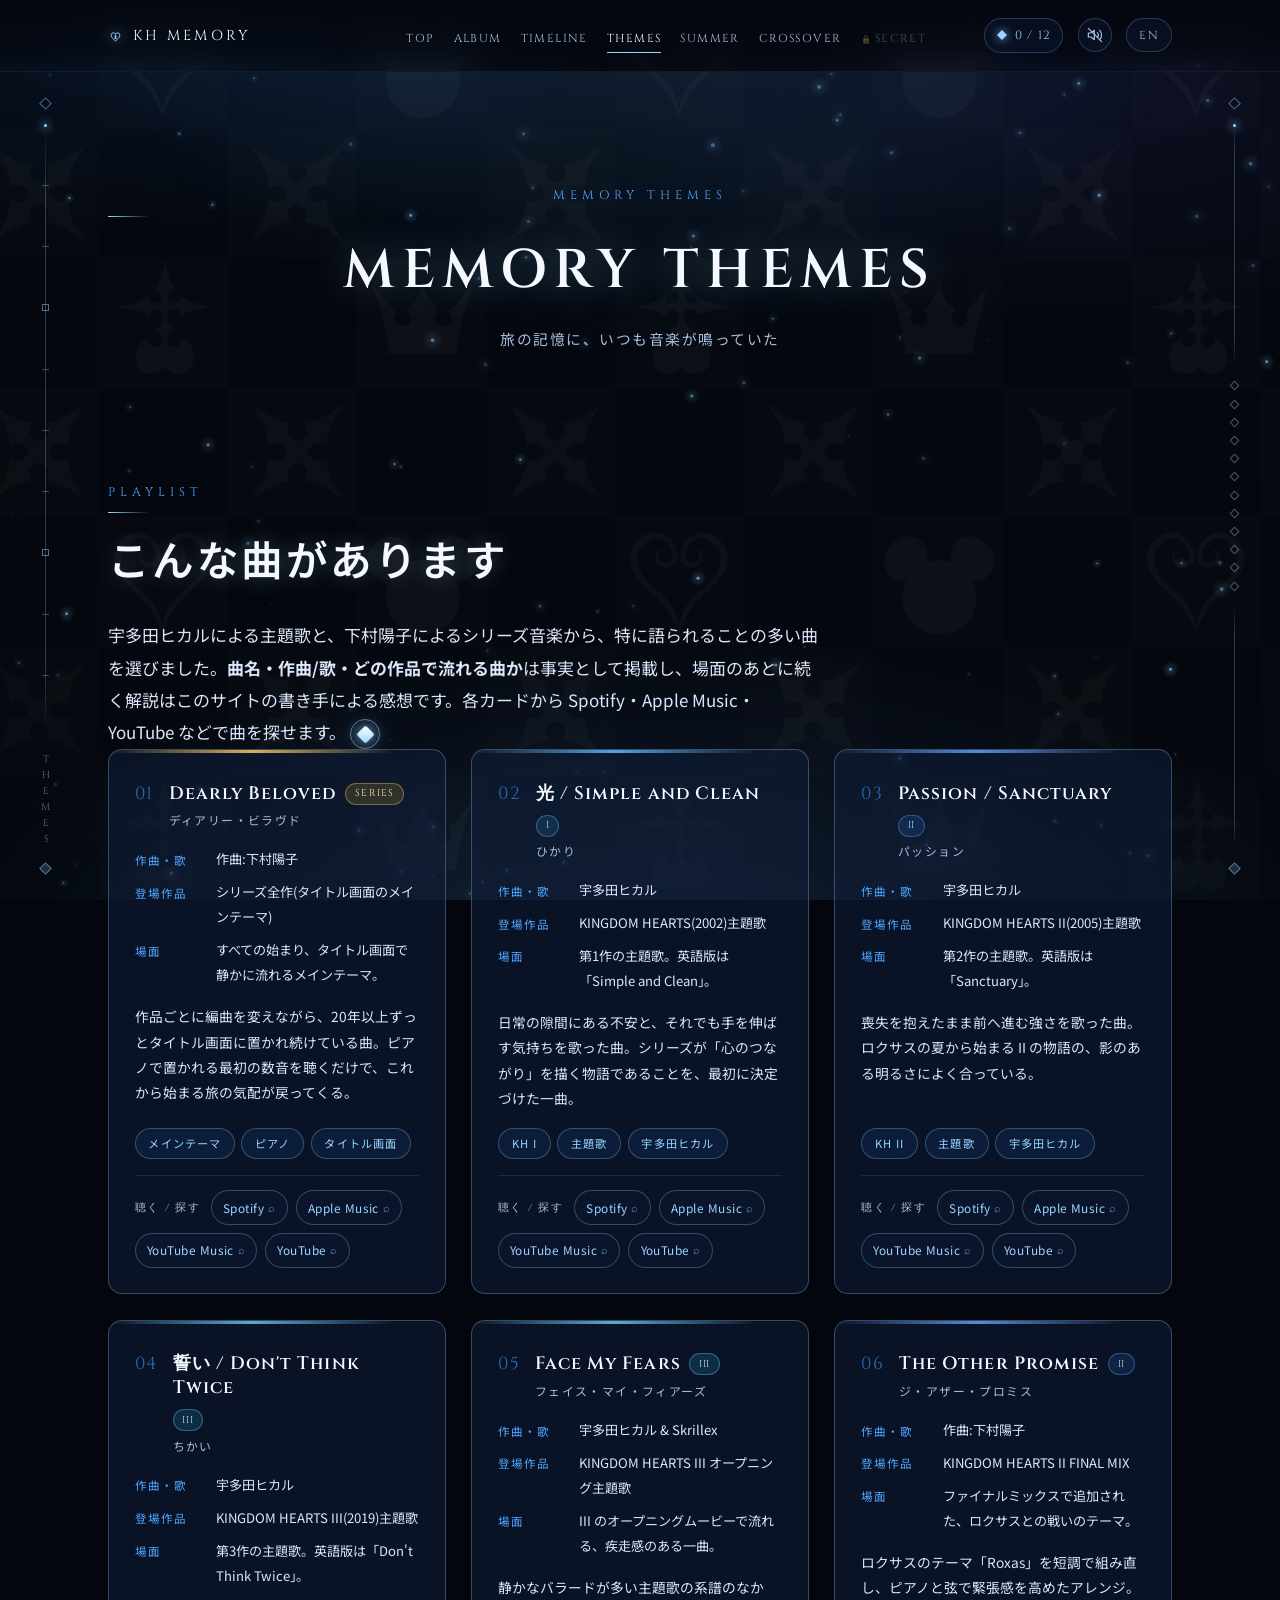
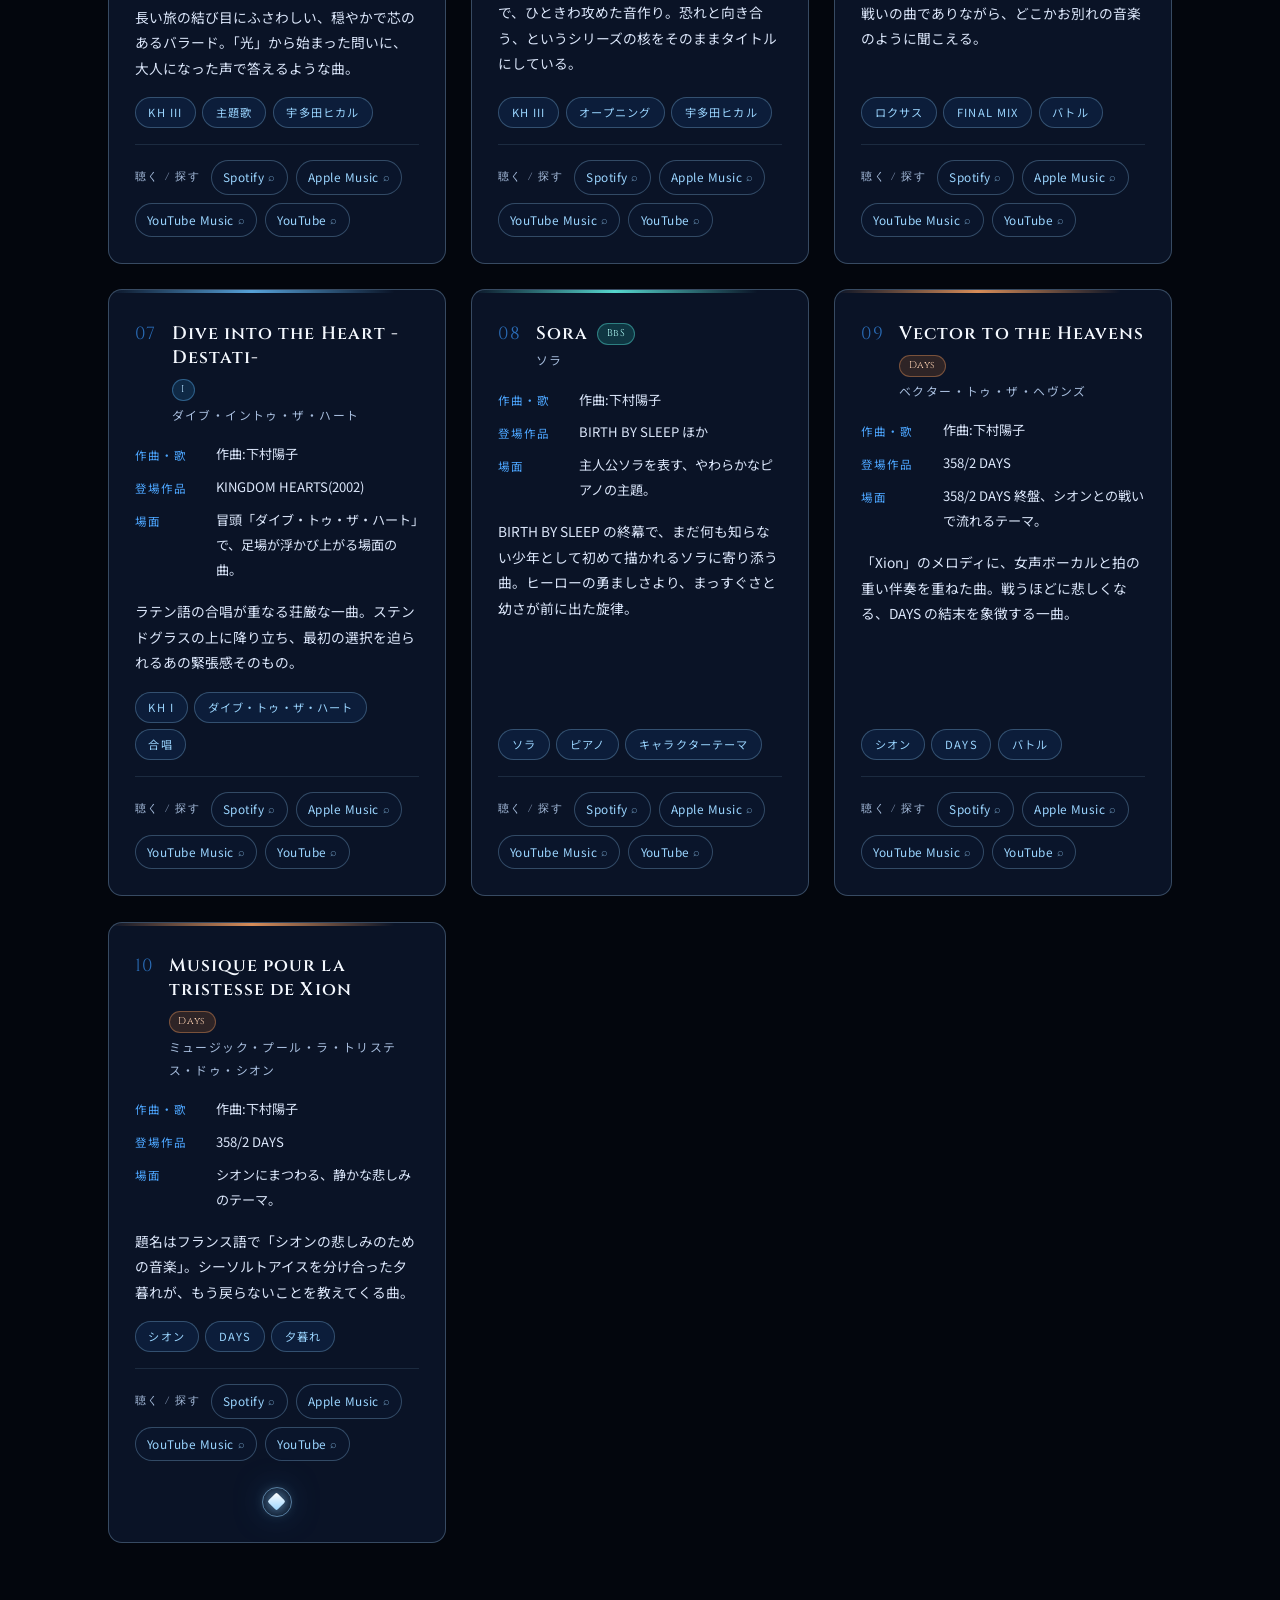
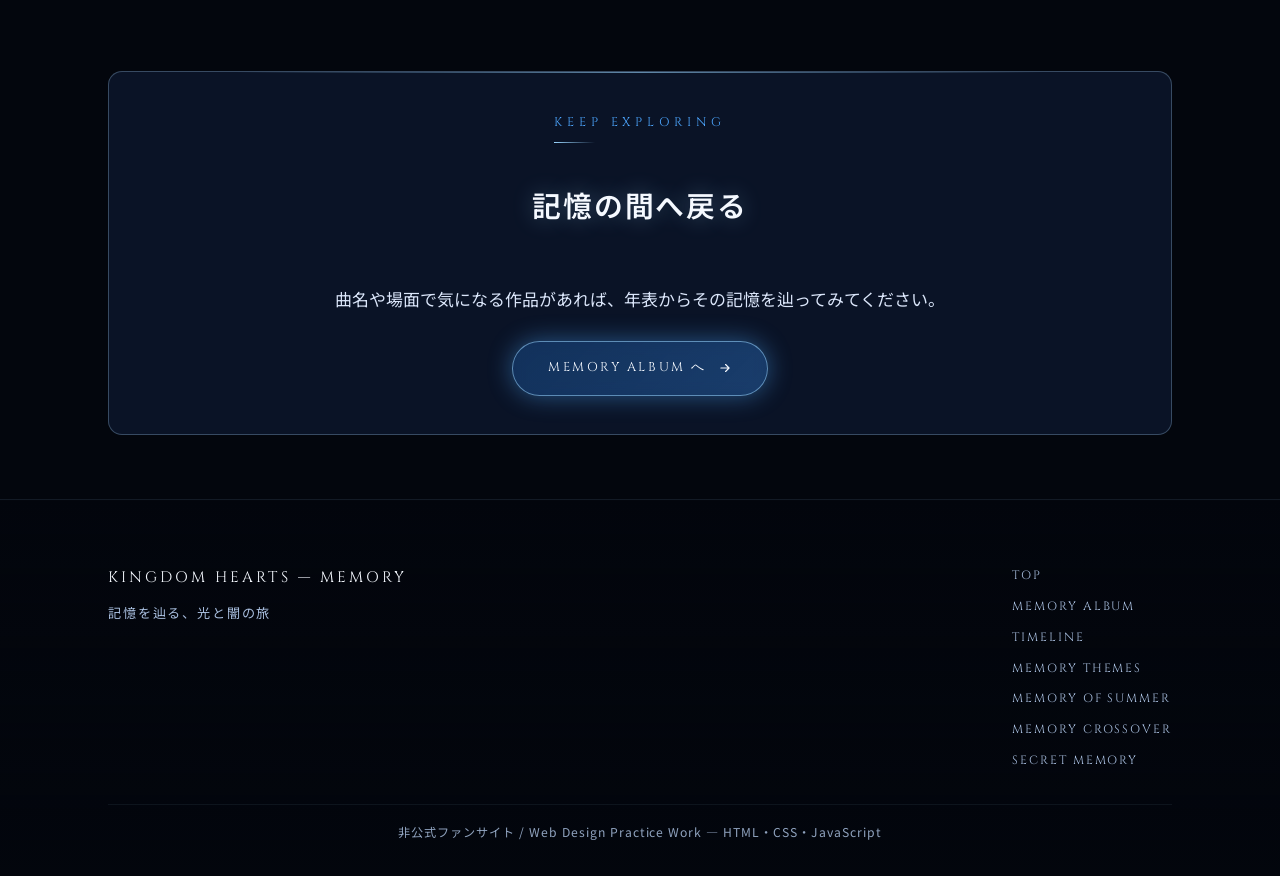
<file: music.html>
<!DOCTYPE html>
<html lang="ja">
<head>
  <meta charset="UTF-8">
  <meta name="viewport" content="width=device-width, initial-scale=1.0">
  <title>MEMORY THEMES | KINGDOM HEARTS — MEMORY</title>
  <meta name="description" content="キングダムハーツシリーズを彩ってきた代表曲を、場面の解説とともに辿るページ。音源を用意すればその場で試聴できます。">

  <!-- ファビコン & SNS 共有(OGP) -->
  <link rel="icon" type="image/svg+xml" href="favicon.svg">
  <link rel="apple-touch-icon" href="apple-touch-icon.png">
  <meta name="theme-color" content="#03060d">
  <link rel="canonical" href="music.html">
  <meta property="og:type" content="website">
  <meta property="og:title" content="MEMORY THEMES | KINGDOM HEARTS — MEMORY">
  <meta property="og:description" content="キングダムハーツシリーズを彩ってきた代表曲を、場面の解説とともに辿るページ。音源を用意すればその場で試聴できます。">
  <meta property="og:image" content="assets/IMG_4388.png">
  <meta name="twitter:card" content="summary_large_image">

  <link rel="preconnect" href="https://fonts.googleapis.com">
  <link rel="preconnect" href="https://fonts.gstatic.com" crossorigin>
  <link href="https://fonts.googleapis.com/css2?family=Cinzel:wght@400;600;700&family=Noto+Sans+JP:wght@300;400;500&display=swap" rel="stylesheet">

  <link rel="stylesheet" href="css/base.css">
  <link rel="stylesheet" href="css/layout.css">
  <link rel="stylesheet" href="css/components.css">
  <link rel="stylesheet" href="css/pages.css">
</head>
<body>

  <a class="skip-link" href="#main" data-i18n="common.skipLink">本文へスキップ</a>

  <canvas id="particle-field" aria-hidden="true"></canvas>
  <div id="cursor-glow" aria-hidden="true"></div>
  <div id="page-transition" aria-hidden="true"></div>
  <script>try{if(sessionStorage.getItem("kh-nav")==="1"){document.documentElement.classList.add("kh-arrive");setTimeout(function(){document.documentElement.classList.remove("kh-arrive")},1500);}}catch(e){}</script>

  <!-- ============================================================
       ヘッダー
       ============================================================ -->
  <header class="site-header">
    <div class="header-inner">
      <a href="index.html" class="site-logo">
        <!-- ハートに刻まれた鍵穴のマーク -->
        <svg class="site-logo__mark" viewBox="0 0 120 120" aria-hidden="true">
          <path d="M60 104 C42 88 26 76 26 60 A17 17 0 0 1 60 52
                   A17 17 0 0 1 94 60 C94 76 78 88 60 104Z"
                fill="none" stroke="currentColor" stroke-width="7"/>
          <circle cx="60" cy="66" r="8" fill="currentColor"/>
          <path d="M55 72h10l3 16H52Z" fill="currentColor"/>
        </svg>
        KH MEMORY
      </a>

      <nav class="global-nav" id="global-nav" aria-label="メインナビゲーション" data-i18n-attr="aria-label:common.nav.label">
        <ul class="nav-list">
          <li><a class="nav-link" href="index.html">TOP</a></li>
          <li><a class="nav-link" href="album.html">ALBUM</a></li>
          <li><a class="nav-link" href="timeline.html">TIMELINE</a></li>
          <li><a class="nav-link" href="music.html">THEMES</a></li>
          <li><a class="nav-link" href="roxas.html">SUMMER</a></li>
          <li><a class="nav-link" href="crossover.html">CROSSOVER</a></li>
          <li><a class="nav-link" href="secret.html" data-secret-link>SECRET</a></li>
        </ul>
      </nav>

      <div class="header-tools">
        <div class="memory-counter" title="集めた記憶の欠片" data-i18n-attr="title:common.memoryCounter.title">
          <svg class="memory-counter__icon" viewBox="0 0 24 24" fill="currentColor" aria-hidden="true">
            <path d="M12 2 22 12 12 22 2 12Z"/>
          </svg>
          <span data-memory-count>0 / 12</span>
        </div>

        <button class="audio-toggle" type="button" aria-pressed="false" aria-label="音声をオンにする">
          <svg viewBox="0 0 24 24" fill="none" stroke="currentColor" stroke-width="1.8"
               stroke-linecap="round" stroke-linejoin="round" aria-hidden="true">
            <path d="M11 5 6 9H2v6h4l5 4V5Z"/>
            <path d="M15.5 8.5a5 5 0 0 1 0 7"/>
            <path d="M19 5a10 10 0 0 1 0 14"/>
            <line class="icon-off-slash" x1="2" y1="2" x2="22" y2="22"/>
          </svg>
        </button>

        <button class="lang-toggle" type="button" data-lang-toggle aria-pressed="false" aria-label="英語表示にする">
          <span data-lang-toggle-text>EN</span>
        </button>
      </div>

      <button class="nav-toggle" type="button" aria-label="メニューを開く" data-i18n-attr="aria-label:common.navToggle"
              aria-expanded="false" aria-controls="global-nav">
        <span></span><span></span><span></span>
      </button>
    </div>
  </header>

  <!-- ============================================================
       メインコンテンツ
       ============================================================ -->
  <main id="main" class="site-main">

    <!-- ページ見出し -->
    <section class="page-head container">
      <span class="section-label">Memory Themes</span>
      <h1 class="page-head__title">MEMORY THEMES</h1>
      <p class="page-head__lead" data-i18n="music.head.lead">旅の記憶に、いつも音楽が鳴っていた</p>
    </section>

    <!-- ------------------------------------------------------------
         代表曲の一覧
         ------------------------------------------------------------ -->
    <section class="section section--tight container" id="themes">
      <div class="reveal">
        <span class="section-label">Playlist</span>
        <h2 class="section-title" data-i18n="music.list.title">こんな曲があります</h2>
        <p class="section-lead">
          <span data-i18n="music.list.lead">宇多田ヒカルによる主題歌と、下村陽子によるシリーズ音楽から、
          特に語られることの多い曲を選びました。<strong>曲名・作曲/歌・どの作品で流れる曲か</strong>
          は事実として掲載し、場面のあとに続く解説はこのサイトの書き手による感想です。
          各カードから Spotify・Apple Music・YouTube などで曲を探せます。</span>
          <!-- 記憶の欠片 その1(導入文の余韻に紛れさせる) -->
          <span class="fragment" data-fragment="f04">
            <span class="fragment__shard"></span>
          </span>
        </p>
      </div>

      <!-- カードは js/music.js が THEME_TRACKS から生成する -->
      <div class="theme-grid" id="theme-grid"></div>
    </section>

    <!-- ------------------------------------------------------------
         次への導線
         ------------------------------------------------------------ -->
    <section class="section section--tight container">
      <div class="panel reveal" style="display:grid; gap:1.6rem; justify-items:center; text-align:center;">
        <span class="section-label">Keep Exploring</span>
        <h2 class="section-title" style="font-size:clamp(1.3rem,3vw,1.8rem);" data-i18n="music.back.title">記憶の間へ戻る</h2>
        <p class="section-lead" style="text-align:center;" data-i18n="music.back.lead">
          曲名や場面で気になる作品があれば、年表からその記憶を辿ってみてください。
        </p>
        <a href="album.html" class="btn btn--primary">
          <span data-i18n="music.cta.album">MEMORY ALBUM へ</span>
          <svg class="btn__arrow" viewBox="0 0 24 24" fill="none" stroke="currentColor"
               stroke-width="2" stroke-linecap="round" stroke-linejoin="round" aria-hidden="true">
            <path d="M5 12h14M13 6l6 6-6 6"/>
          </svg>
        </a>
      </div>
    </section>

  </main>

  <!-- ============================================================
       フッター
       ============================================================ -->
  <footer class="site-footer">
    <div class="container">
      <div class="footer-inner">
        <div>
          <p class="footer-title">KINGDOM HEARTS — MEMORY</p>
          <p class="footer-tagline" data-i18n="common.footer.tagline">記憶を辿る、光と闇の旅</p>
        </div>

        <nav class="footer-nav" aria-label="フッターナビゲーション" data-i18n-attr="aria-label:common.footerNav.label">
          <a href="index.html">TOP</a>
          <a href="album.html">MEMORY ALBUM</a>
          <a href="timeline.html">TIMELINE</a>
          <a href="music.html">MEMORY THEMES</a>
          <a href="roxas.html">MEMORY OF SUMMER</a>
          <a href="crossover.html">MEMORY CROSSOVER</a>
          <a href="secret.html" data-secret-link>SECRET MEMORY</a>
        </nav>
      </div>

      <p class="footer-copyright" data-i18n="common.footer.copyright">
        非公式ファンサイト / Web Design Practice Work — HTML・CSS・JavaScript
      </p>
    </div>
  </footer>

  <script src="js/data.js"></script>
  <script src="js/audio.js"></script>
  <script src="js/effects.js"></script>
  <script src="js/memory.js"></script>
  <script src="js/i18n.js"></script>
  <script src="js/main.js"></script>
  <script src="js/music.js"></script>
</body>
</html>
</file>
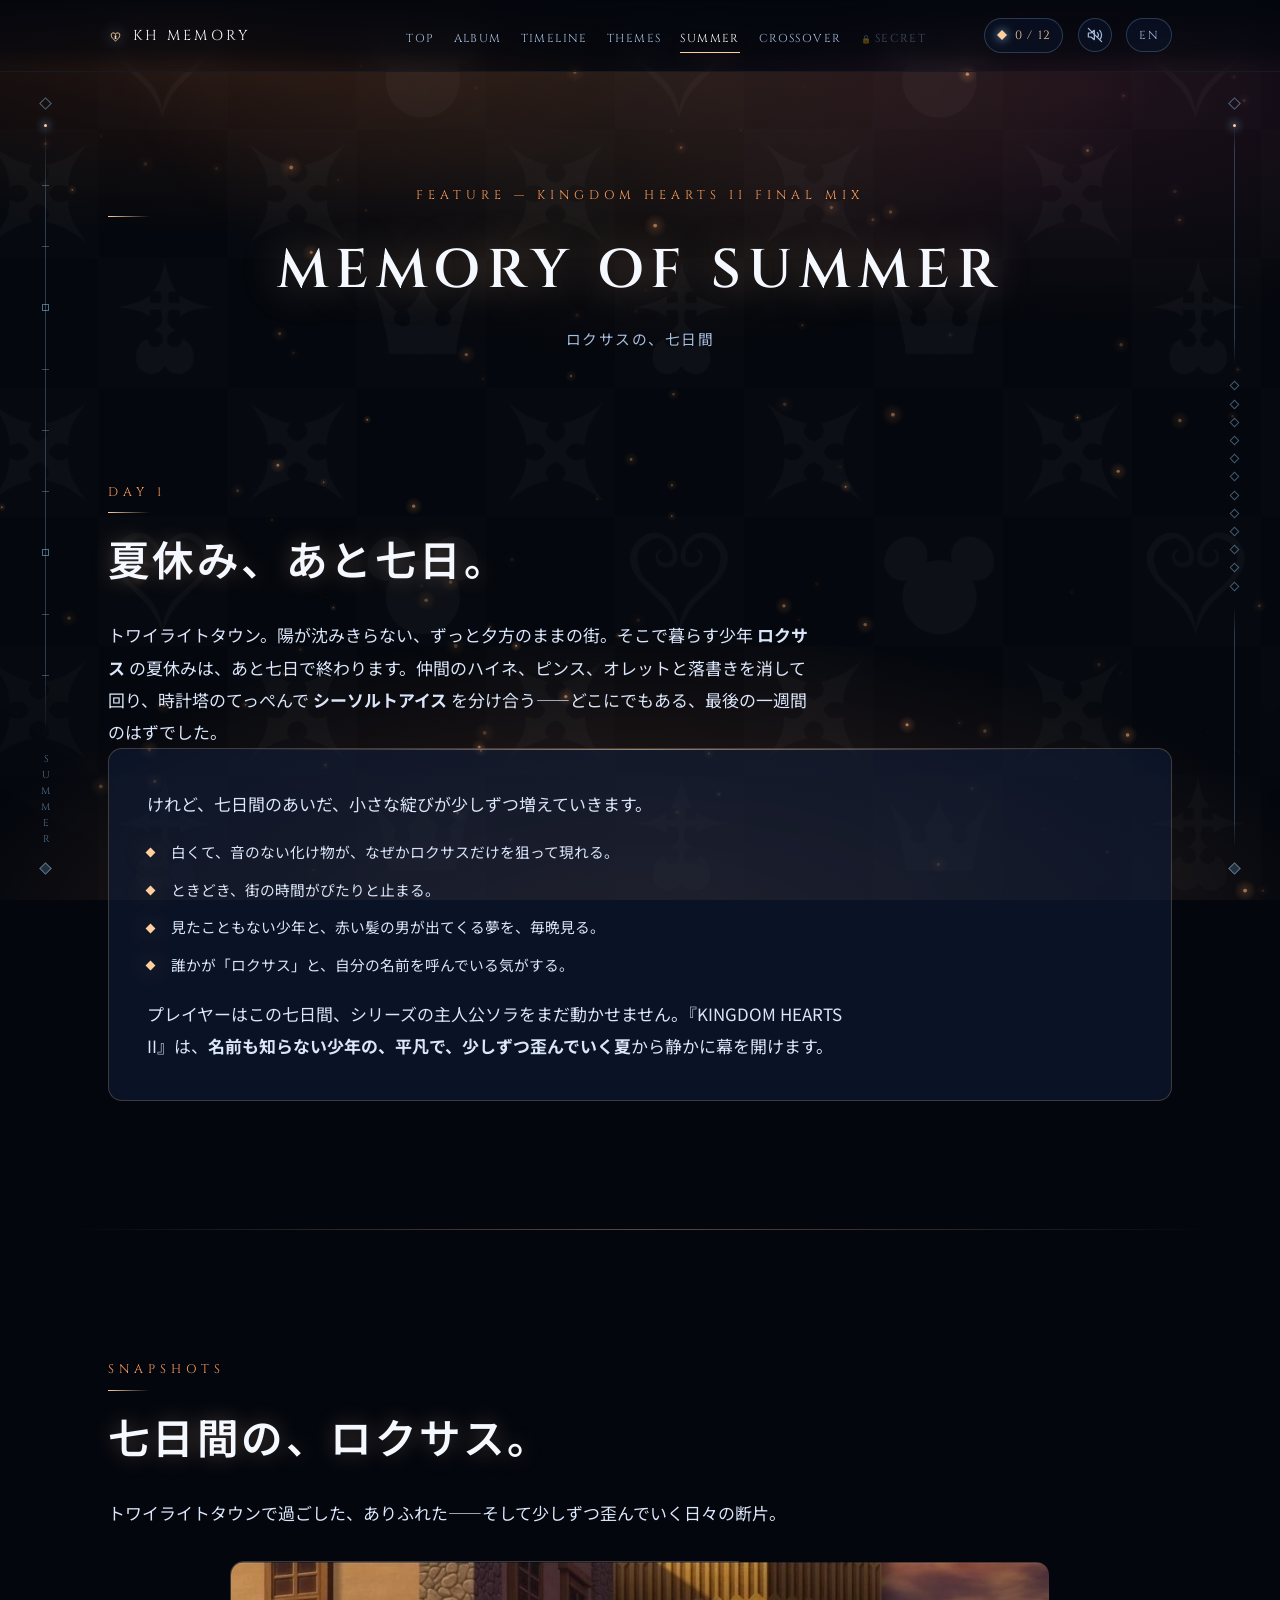
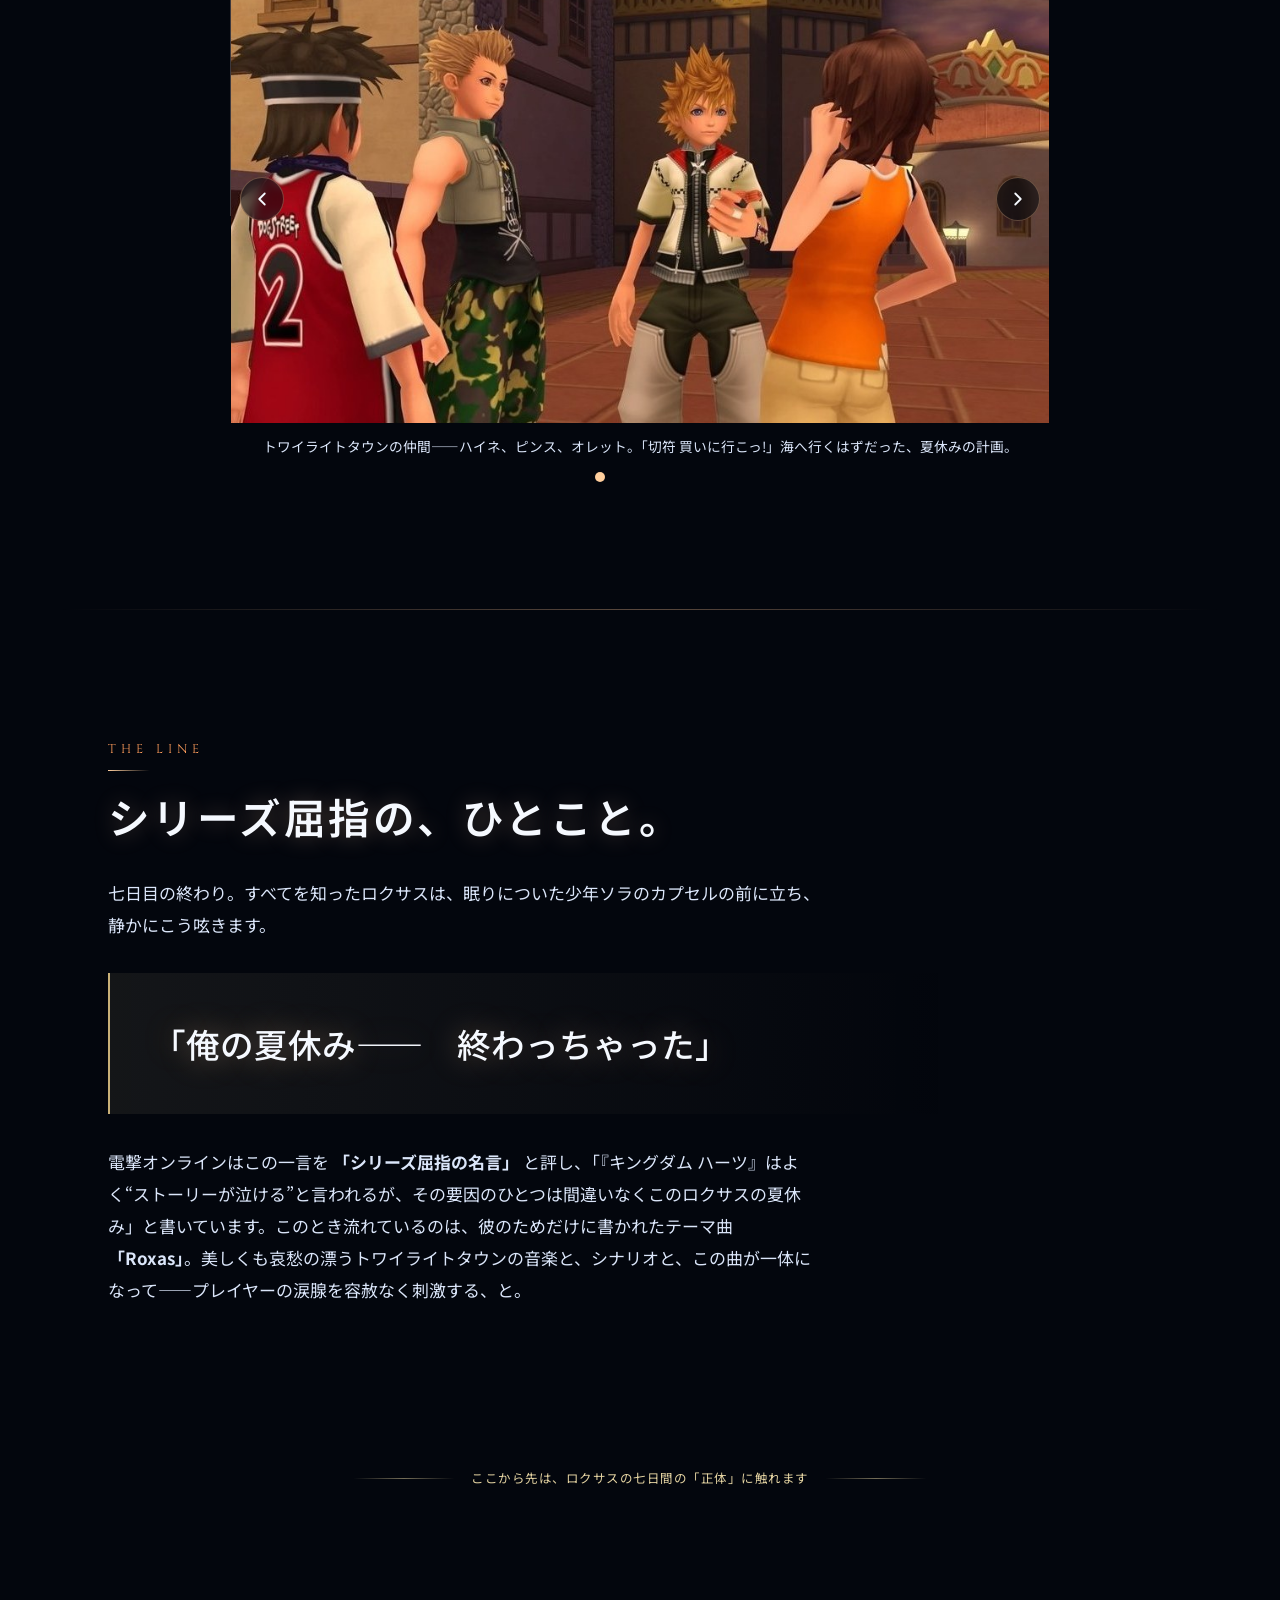
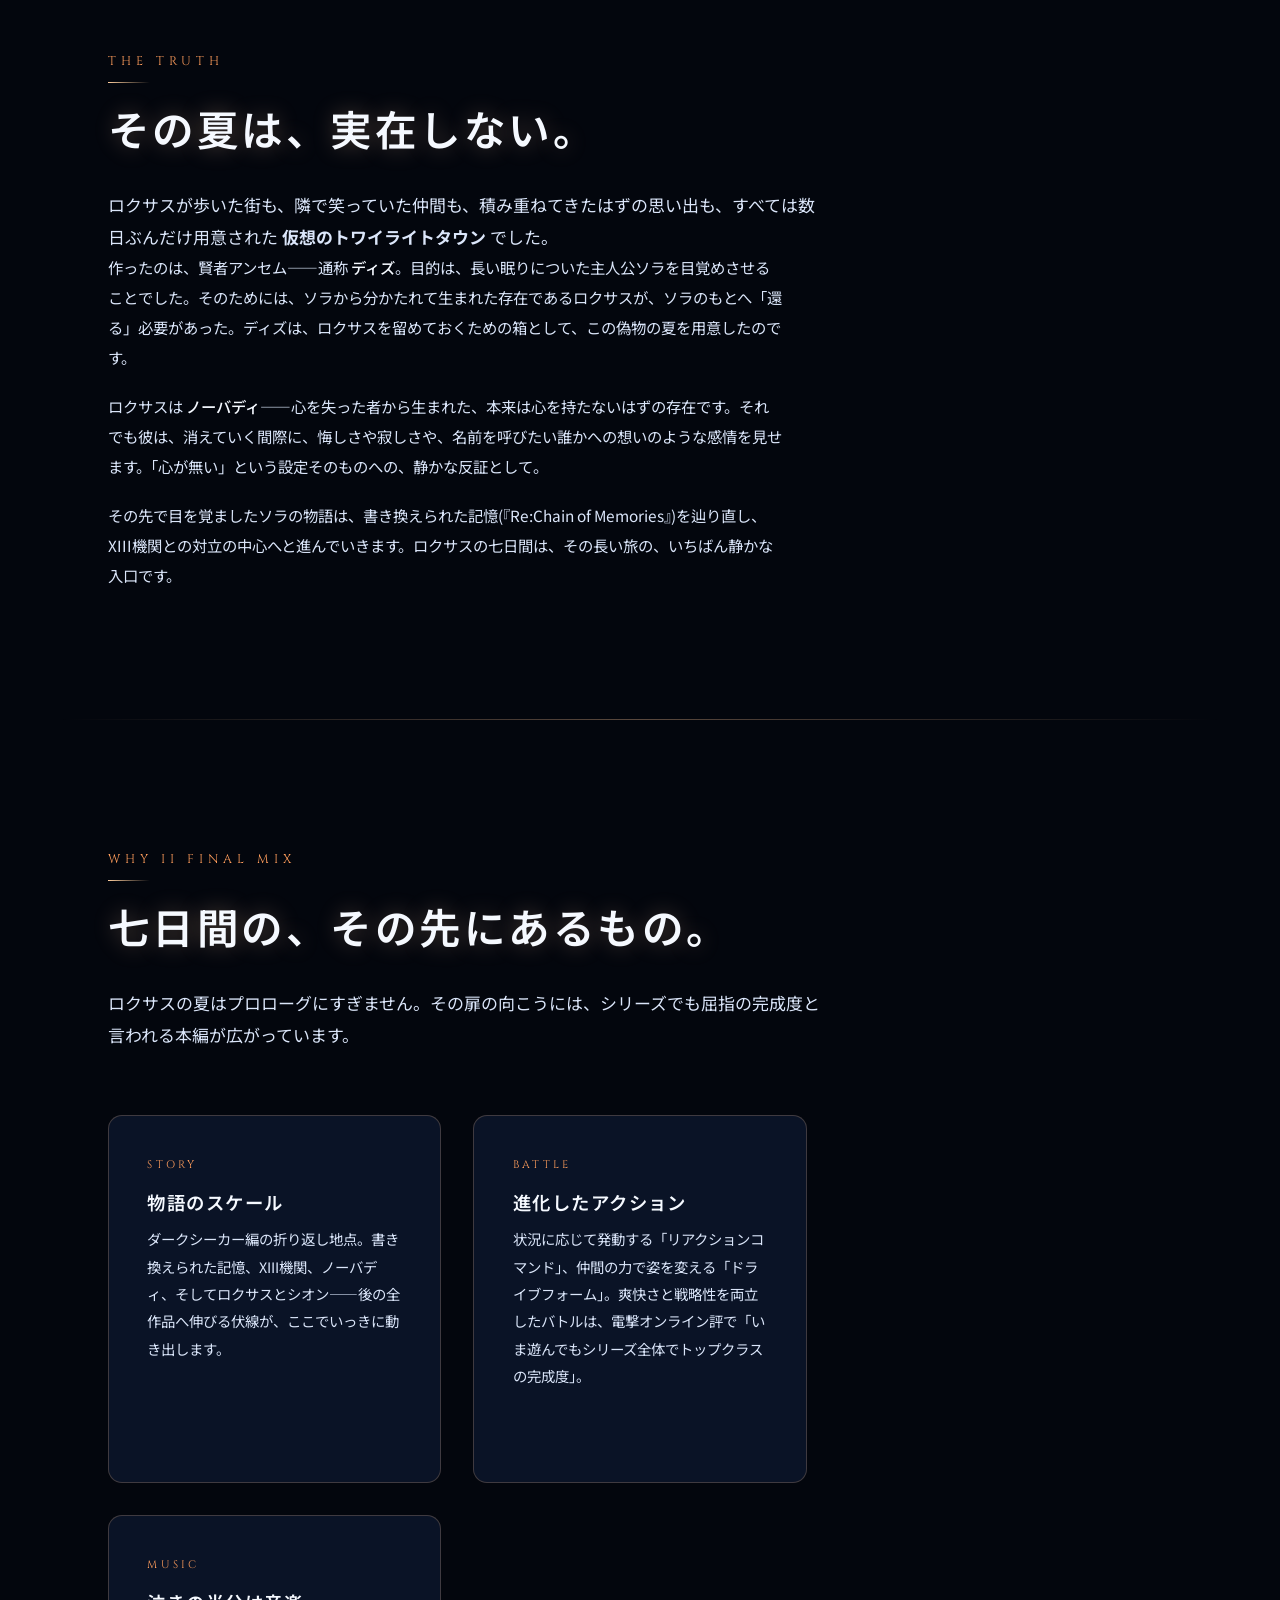
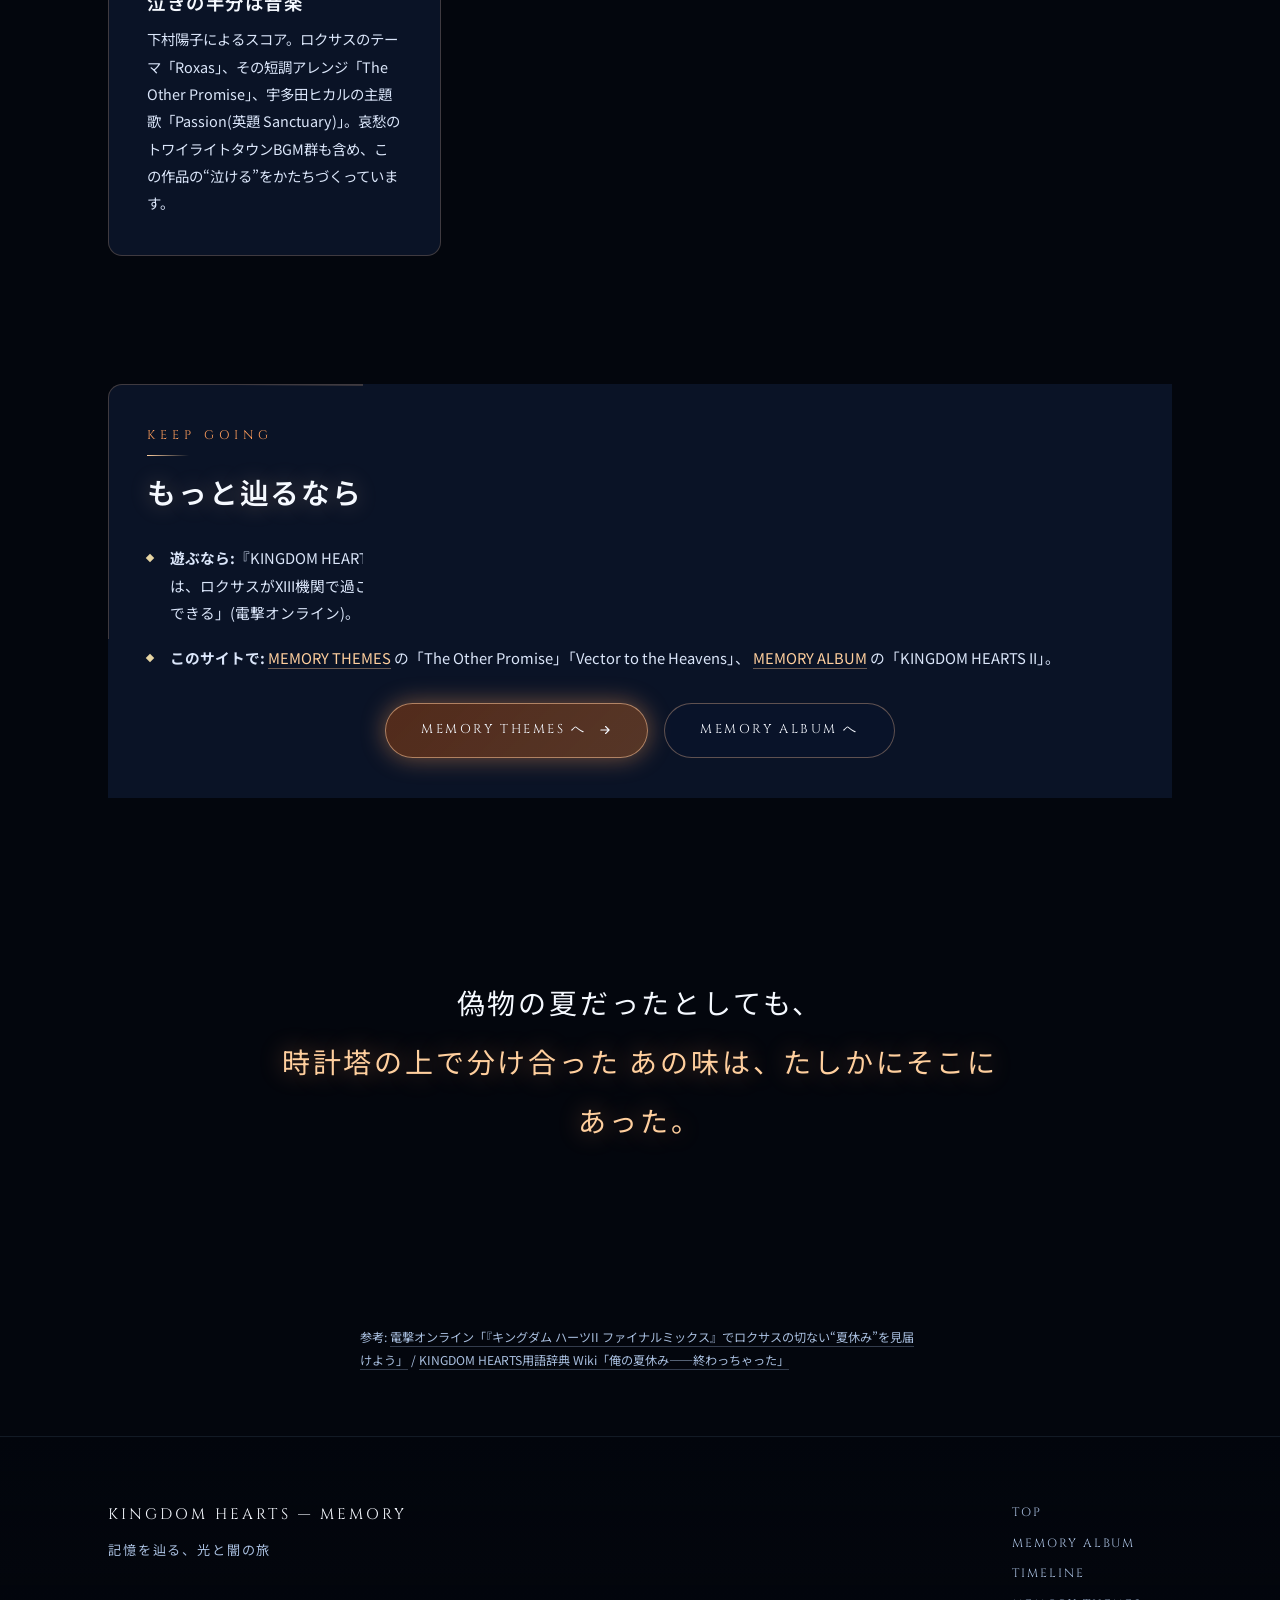
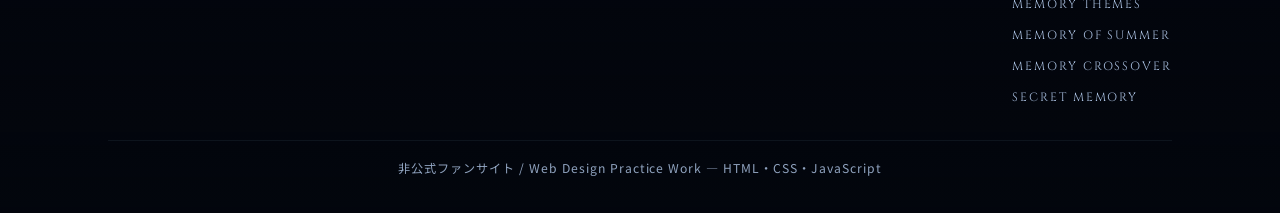
<file: roxas.html>
<!DOCTYPE html>
<html lang="ja">
<head>
  <meta charset="UTF-8">
  <meta name="viewport" content="width=device-width, initial-scale=1.0">
  <title>MEMORY OF SUMMER | KINGDOM HEARTS — MEMORY</title>
  <meta name="description" content="『KINGDOM HEARTS II FINAL MIX』の魅力を、プロローグで描かれる“ロクサスの七日間(夏休み)”を入口に紹介するページ。シリーズを知らない人にも。">

  <!-- ファビコン & SNS 共有(OGP) -->
  <link rel="icon" type="image/svg+xml" href="favicon.svg">
  <link rel="apple-touch-icon" href="apple-touch-icon.png">
  <meta name="theme-color" content="#03060d">
  <link rel="canonical" href="roxas.html">
  <meta property="og:type" content="website">
  <meta property="og:title" content="MEMORY OF SUMMER | KINGDOM HEARTS — MEMORY">
  <meta property="og:description" content="『KINGDOM HEARTS II FINAL MIX』の魅力を、プロローグで描かれる“ロクサスの七日間(夏休み)”を入口に紹介するページ。シリーズを知らない人にも。">
  <meta property="og:image" content="assets/IMG_4388.png">
  <meta name="twitter:card" content="summary_large_image">

  <link rel="preconnect" href="https://fonts.googleapis.com">
  <link rel="preconnect" href="https://fonts.gstatic.com" crossorigin>
  <link href="https://fonts.googleapis.com/css2?family=Cinzel:wght@400;600;700&family=Noto+Sans+JP:wght@300;400;500&display=swap" rel="stylesheet">

  <link rel="stylesheet" href="css/base.css">
  <link rel="stylesheet" href="css/layout.css">
  <link rel="stylesheet" href="css/components.css">
  <link rel="stylesheet" href="css/pages.css">
</head>
<body class="page-summer">

  <a class="skip-link" href="#main" data-i18n="common.skipLink">本文へスキップ</a>

  <canvas id="particle-field" aria-hidden="true"></canvas>
  <div id="cursor-glow" aria-hidden="true"></div>
  <div id="page-transition" aria-hidden="true"></div>
  <script>try{if(sessionStorage.getItem("kh-nav")==="1"){document.documentElement.classList.add("kh-arrive");setTimeout(function(){document.documentElement.classList.remove("kh-arrive")},1500);}}catch(e){}</script>

  <!-- ============================================================
       ヘッダー
       ============================================================ -->
  <header class="site-header">
    <div class="header-inner">
      <a href="index.html" class="site-logo">
        <!-- ハートに刻まれた鍵穴のマーク -->
        <svg class="site-logo__mark" viewBox="0 0 120 120" aria-hidden="true">
          <path d="M60 104 C42 88 26 76 26 60 A17 17 0 0 1 60 52
                   A17 17 0 0 1 94 60 C94 76 78 88 60 104Z"
                fill="none" stroke="currentColor" stroke-width="7"/>
          <circle cx="60" cy="66" r="8" fill="currentColor"/>
          <path d="M55 72h10l3 16H52Z" fill="currentColor"/>
        </svg>
        KH MEMORY
      </a>

      <nav class="global-nav" id="global-nav" aria-label="メインナビゲーション" data-i18n-attr="aria-label:common.nav.label">
        <ul class="nav-list">
          <li><a class="nav-link" href="index.html">TOP</a></li>
          <li><a class="nav-link" href="album.html">ALBUM</a></li>
          <li><a class="nav-link" href="timeline.html">TIMELINE</a></li>
          <li><a class="nav-link" href="music.html">THEMES</a></li>
          <li><a class="nav-link" href="roxas.html">SUMMER</a></li>
          <li><a class="nav-link" href="crossover.html">CROSSOVER</a></li>
          <li><a class="nav-link" href="secret.html" data-secret-link>SECRET</a></li>
        </ul>
      </nav>

      <div class="header-tools">
        <div class="memory-counter" title="集めた記憶の欠片" data-i18n-attr="title:common.memoryCounter.title">
          <svg class="memory-counter__icon" viewBox="0 0 24 24" fill="currentColor" aria-hidden="true">
            <path d="M12 2 22 12 12 22 2 12Z"/>
          </svg>
          <span data-memory-count>0 / 12</span>
        </div>

        <button class="audio-toggle" type="button" aria-pressed="false" aria-label="音声をオンにする">
          <svg viewBox="0 0 24 24" fill="none" stroke="currentColor" stroke-width="1.8"
               stroke-linecap="round" stroke-linejoin="round" aria-hidden="true">
            <path d="M11 5 6 9H2v6h4l5 4V5Z"/>
            <path d="M15.5 8.5a5 5 0 0 1 0 7"/>
            <path d="M19 5a10 10 0 0 1 0 14"/>
            <line class="icon-off-slash" x1="2" y1="2" x2="22" y2="22"/>
          </svg>
        </button>

        <button class="lang-toggle" type="button" data-lang-toggle aria-pressed="false" aria-label="英語表示にする">
          <span data-lang-toggle-text>EN</span>
        </button>
      </div>

      <button class="nav-toggle" type="button" aria-label="メニューを開く" data-i18n-attr="aria-label:common.navToggle"
              aria-expanded="false" aria-controls="global-nav">
        <span></span><span></span><span></span>
      </button>
    </div>
  </header>

  <!-- ============================================================
       メインコンテンツ
       ============================================================ -->
  <main id="main" class="site-main">

    <!-- ページ見出し -->
    <section class="page-head container">
      <span class="section-label">Feature — KINGDOM HEARTS II FINAL MIX</span>
      <h1 class="page-head__title">MEMORY OF SUMMER</h1>
      <p class="page-head__lead" data-i18n="roxas.head.lead">ロクサスの、七日間</p>
    </section>

    <!-- ------------------------------------------------------------
         つかみ:夏休み、あと七日
         ------------------------------------------------------------ -->
    <section class="section section--tight container" id="prologue">
      <div class="reveal">
        <span class="section-label">Day 1</span>
        <h2 class="section-title" data-i18n="roxas.intro.title">夏休み、あと七日。</h2>
        <p class="section-lead" data-i18n="roxas.intro.lead">
          トワイライトタウン。陽が沈みきらない、ずっと夕方のままの街。
          そこで暮らす少年 <strong>ロクサス</strong> の夏休みは、あと七日で終わります。
          仲間のハイネ、ピンス、オレットと落書きを消して回り、
          時計塔のてっぺんで <strong>シーソルトアイス</strong> を分け合う——
          どこにでもある、最後の一週間のはずでした。
        </p>
      </div>

      <div class="panel reveal" data-delay="1">
        <p class="section-lead" style="margin-bottom:1.2rem;" data-i18n="roxas.omen.lead">
          けれど、七日間のあいだ、小さな綻びが少しずつ増えていきます。
        </p>
        <ul class="omen-list">
          <li data-i18n="roxas.omen.item1">白くて、音のない化け物が、なぜかロクサスだけを狙って現れる。</li>
          <li data-i18n="roxas.omen.item2">ときどき、街の時間がぴたりと止まる。</li>
          <li data-i18n="roxas.omen.item3">見たこともない少年と、赤い髪の男が出てくる夢を、毎晩見る。</li>
          <li data-i18n="roxas.omen.item4">誰かが「ロクサス」と、自分の名前を呼んでいる気がする。</li>
        </ul>
        <p class="section-lead" style="margin-top:1.2rem;" data-i18n="roxas.omen.closing">
          プレイヤーはこの七日間、シリーズの主人公ソラをまだ動かせません。
          『KINGDOM HEARTS II』は、<strong>名前も知らない少年の、平凡で、少しずつ歪んでいく夏</strong>
          から静かに幕を開けます。
        </p>
      </div>
    </section>

    <hr class="divider container">

    <!-- ------------------------------------------------------------
         ロクサスの写真スライドショー
         ------------------------------------------------------------ -->
    <section class="section section--tight container" id="gallery">
      <div class="reveal">
        <span class="section-label">Snapshots</span>
        <h2 class="section-title" data-i18n="roxas.slides.title">七日間の、ロクサス。</h2>
        <p class="section-lead" data-i18n="roxas.slides.lead">
          トワイライトタウンで過ごした、ありふれた——そして少しずつ歪んでいく日々の断片。
        </p>
      </div>

      <div class="roxas-slideshow reveal" id="roxas-slideshow"
           aria-roledescription="スライドショー" aria-label="ロクサスの写真"></div>
    </section>

    <hr class="divider container">

    <!-- ------------------------------------------------------------
         名言
         ------------------------------------------------------------ -->
    <section class="section section--tight container" id="line">
      <div class="reveal">
        <span class="section-label">The Line</span>
        <h2 class="section-title" data-i18n="roxas.quote.title">シリーズ屈指の、ひとこと。</h2>
        <p class="section-lead" data-i18n="roxas.quote.lead">
          七日目の終わり。すべてを知ったロクサスは、眠りについた少年ソラのカプセルの前に立ち、
          静かにこう呟きます。
        </p>
      </div>

      <blockquote class="summer-quote reveal" data-delay="1" data-i18n="roxas.quote.text">
        「俺の夏休み――&#8195;終わっちゃった」
      </blockquote>

      <div class="reveal" data-delay="2">
        <p class="section-lead" data-i18n="roxas.quote.commentary">
          電撃オンラインはこの一言を <strong>「シリーズ屈指の名言」</strong> と評し、
          「『キングダム ハーツ』はよく“ストーリーが泣ける”と言われるが、
          その要因のひとつは間違いなくこのロクサスの夏休み」と書いています。
          このとき流れているのは、彼のためだけに書かれたテーマ曲
          <strong>「Roxas」</strong>。美しくも哀愁の漂うトワイライトタウンの音楽と、
          シナリオと、この曲が一体になって——プレイヤーの涙腺を容赦なく刺激する、と。
        </p>
      </div>
    </section>

    <!-- ------------------------------------------------------------
         ネタバレ境界
         ------------------------------------------------------------ -->
    <section class="section--tight container">
      <p class="spoiler-line reveal">
        <span data-i18n="roxas.spoiler">ここから先は、ロクサスの七日間の「正体」に触れます</span>
      </p>
    </section>

    <!-- ------------------------------------------------------------
         七日間の正体
         ------------------------------------------------------------ -->
    <section class="section section--tight container" id="truth">
      <div class="reveal">
        <span class="section-label">The Truth</span>
        <h2 class="section-title" data-i18n="roxas.reality.title">その夏は、実在しない。</h2>
        <p class="section-lead" data-i18n="roxas.truth.lead">
          ロクサスが歩いた街も、隣で笑っていた仲間も、積み重ねてきたはずの思い出も、
          すべては数日ぶんだけ用意された <strong>仮想のトワイライトタウン</strong> でした。
        </p>
      </div>

      <div class="prose reveal" data-delay="1">
        <p data-i18n="roxas.truth.p1">
          作ったのは、賢者アンセム——通称 <strong>ディズ</strong>。
          目的は、長い眠りについた主人公ソラを目覚めさせることでした。
          そのためには、ソラから分かたれて生まれた存在であるロクサスが、
          ソラのもとへ「還る」必要があった。ディズは、ロクサスを留めておくための箱として、
          この偽物の夏を用意したのです。
        </p>
        <p data-i18n="roxas.truth.p2">
          ロクサスは <strong>ノーバディ</strong>——心を失った者から生まれた、
          本来は心を持たないはずの存在です。
          それでも彼は、消えていく間際に、悔しさや寂しさや、
          名前を呼びたい誰かへの想いのような感情を見せます。
          「心が無い」という設定そのものへの、静かな反証として。
        </p>
        <p data-i18n="roxas.truth.p3">
          その先で目を覚ましたソラの物語は、書き換えられた記憶(『Re:Chain of Memories』)を辿り直し、
          XIII機関との対立の中心へと進んでいきます。
          ロクサスの七日間は、その長い旅の、いちばん静かな入口です。
        </p>
      </div>
    </section>

    <hr class="divider container">

    <!-- ------------------------------------------------------------
         II FINAL MIX の魅力
         ------------------------------------------------------------ -->
    <section class="section section--tight container" id="appeal">
      <div class="reveal">
        <span class="section-label">Why II FINAL MIX</span>
        <h2 class="section-title" data-i18n="roxas.legacy.title">七日間の、その先にあるもの。</h2>
        <p class="section-lead" data-i18n="roxas.appeal.lead">
          ロクサスの夏はプロローグにすぎません。
          その扉の向こうには、シリーズでも屈指の完成度と言われる本編が広がっています。
        </p>
      </div>

      <div class="concept-grid">
        <article class="concept-card reveal" data-delay="1">
          <span class="concept-card__en">STORY</span>
          <h3 class="concept-card__title" data-i18n="roxas.appeal.card1.title">物語のスケール</h3>
          <p class="concept-card__text" data-i18n="roxas.appeal.card1.text">
            ダークシーカー編の折り返し地点。書き換えられた記憶、XIII機関、ノーバディ、
            そしてロクサスとシオン——後の全作品へ伸びる伏線が、ここでいっきに動き出します。
          </p>
        </article>

        <article class="concept-card reveal" data-delay="2">
          <span class="concept-card__en">BATTLE</span>
          <h3 class="concept-card__title" data-i18n="roxas.appeal.card2.title">進化したアクション</h3>
          <p class="concept-card__text" data-i18n="roxas.appeal.card2.text">
            状況に応じて発動する「リアクションコマンド」、仲間の力で姿を変える「ドライブフォーム」。
            爽快さと戦略性を両立したバトルは、電撃オンライン評で
            「いま遊んでもシリーズ全体でトップクラスの完成度」。
          </p>
        </article>

        <article class="concept-card reveal" data-delay="3">
          <span class="concept-card__en">FINAL MIX</span>
          <h3 class="concept-card__title" data-i18n="roxas.appeal.card3.title">追加された手応え</h3>
          <p class="concept-card__text" data-i18n="roxas.appeal.card3.text">
            新ダンジョン「追憶の洞」、XIII機関の影(アブセント・シルエット)やデータ戦、
            新フォーム「リミットフォーム」、追加カットシーン。そして——ムービー主体だった
            ロクサスとの戦いが、「The Other Promise」を背負う本格的なボス戦として遊べるように。
            高難度のクリティカルモードも本作から。
          </p>
        </article>

        <article class="concept-card reveal" data-delay="4">
          <span class="concept-card__en">MUSIC</span>
          <h3 class="concept-card__title" data-i18n="roxas.appeal.card4.title">泣きの半分は音楽</h3>
          <p class="concept-card__text" data-i18n="roxas.appeal.card4.text">
            下村陽子によるスコア。ロクサスのテーマ「Roxas」、その短調アレンジ「The Other Promise」、
            宇多田ヒカルの主題歌「Passion(英題 Sanctuary)」。
            哀愁のトワイライトタウンBGM群も含め、この作品の“泣ける”をかたちづくっています。
          </p>
        </article>
      </div>
    </section>

    <!-- ------------------------------------------------------------
         もっと辿るなら
         ------------------------------------------------------------ -->
    <section class="section section--tight container" id="more">
      <div class="panel reveal">
        <span class="section-label">Keep Going</span>
        <h2 class="section-title" style="font-size:clamp(1.3rem,3vw,1.8rem);" data-i18n="roxas.more.title">もっと辿るなら</h2>
        <ul class="more-list">
          <li data-i18n="roxas.more.item1">
            <strong>遊ぶなら:</strong>
            『KINGDOM HEARTS HD 1.5＋2.5 リミックス』に『II FINAL MIX』が収録されています(PS4 ほか)。
            同じ集の映像作品『358/2 Days』では、ロクサスがXIII機関で過ごした日々が描かれ、
            「『II FINAL MIX』では語られなかった重要なキャラクターが登場し、
            ロクサスにより感情移入できる」(電撃オンライン)。
          </li>
          <li>
            <strong data-i18n="roxas.more.item2.label">このサイトで:</strong>
            <a href="music.html">MEMORY THEMES</a> の「The Other Promise」「Vector to the Heavens」、
            <a href="album.html">MEMORY ALBUM</a> の「KINGDOM HEARTS II」。
          </li>
        </ul>

        <div class="hero__actions" style="margin-top:2rem;">
          <a href="music.html" class="btn btn--primary">
            <span data-i18n="roxas.cta.music">MEMORY THEMES へ</span>
            <svg class="btn__arrow" viewBox="0 0 24 24" fill="none" stroke="currentColor"
                 stroke-width="2" stroke-linecap="round" stroke-linejoin="round" aria-hidden="true">
              <path d="M5 12h14M13 6l6 6-6 6"/>
            </svg>
          </a>
          <a href="album.html" class="btn" data-i18n="roxas.cta.album">MEMORY ALBUM へ</a>
        </div>
      </div>
    </section>

    <!-- ------------------------------------------------------------
         結び
         ------------------------------------------------------------ -->
    <section class="section container">
      <p class="statement reveal">
        <span data-i18n="roxas.closing.line1">偽物の夏だったとしても、</span><br>
        <em data-i18n="roxas.closing.line2">時計塔の上で分け合った あの味は、たしかにそこにあった。</em>
      </p>
    </section>

    <!-- 参考にした記事 -->
    <section class="section--tight container">
      <p class="source-note reveal">
        参考:
        <a href="https://dengekionline.com/articles/91706/" target="_blank" rel="noopener noreferrer">
          電撃オンライン「『キングダム ハーツII ファイナルミックス』でロクサスの切ない“夏休み”を見届けよう」</a>
        /
        <a href="https://wikiwiki.jp/kh_series/%E3%82%BB%E3%83%AA%E3%83%95/%E3%80%90%E4%BF%BA%E3%81%AE%E5%A4%8F%E4%BC%91%E3%81%BF%E2%80%95%E2%80%95%E3%80%80%E7%B5%82%E3%82%8F%E3%81%A3%E3%81%A1%E3%82%83%E3%81%A3%E3%81%9F%E3%80%91"
           target="_blank" rel="noopener noreferrer">
          KINGDOM HEARTS用語辞典 Wiki「俺の夏休み――終わっちゃった」</a>
      </p>
    </section>

  </main>

  <!-- ============================================================
       フッター
       ============================================================ -->
  <footer class="site-footer">
    <div class="container">
      <div class="footer-inner">
        <div>
          <p class="footer-title">KINGDOM HEARTS — MEMORY</p>
          <p class="footer-tagline" data-i18n="common.footer.tagline">記憶を辿る、光と闇の旅</p>
        </div>

        <nav class="footer-nav" aria-label="フッターナビゲーション" data-i18n-attr="aria-label:common.footerNav.label">
          <a href="index.html">TOP</a>
          <a href="album.html">MEMORY ALBUM</a>
          <a href="timeline.html">TIMELINE</a>
          <a href="music.html">MEMORY THEMES</a>
          <a href="roxas.html">MEMORY OF SUMMER</a>
          <a href="crossover.html">MEMORY CROSSOVER</a>
          <a href="secret.html" data-secret-link>SECRET MEMORY</a>
        </nav>
      </div>

      <p class="footer-copyright" data-i18n="common.footer.copyright">
        非公式ファンサイト / Web Design Practice Work — HTML・CSS・JavaScript
      </p>
    </div>
  </footer>

  <script src="js/data.js"></script>
  <script src="js/audio.js"></script>
  <script src="js/effects.js"></script>
  <script src="js/memory.js"></script>
  <script src="js/i18n.js"></script>
  <script src="js/main.js"></script>
  <script src="js/roxas.js"></script>
</body>
</html>
</file>
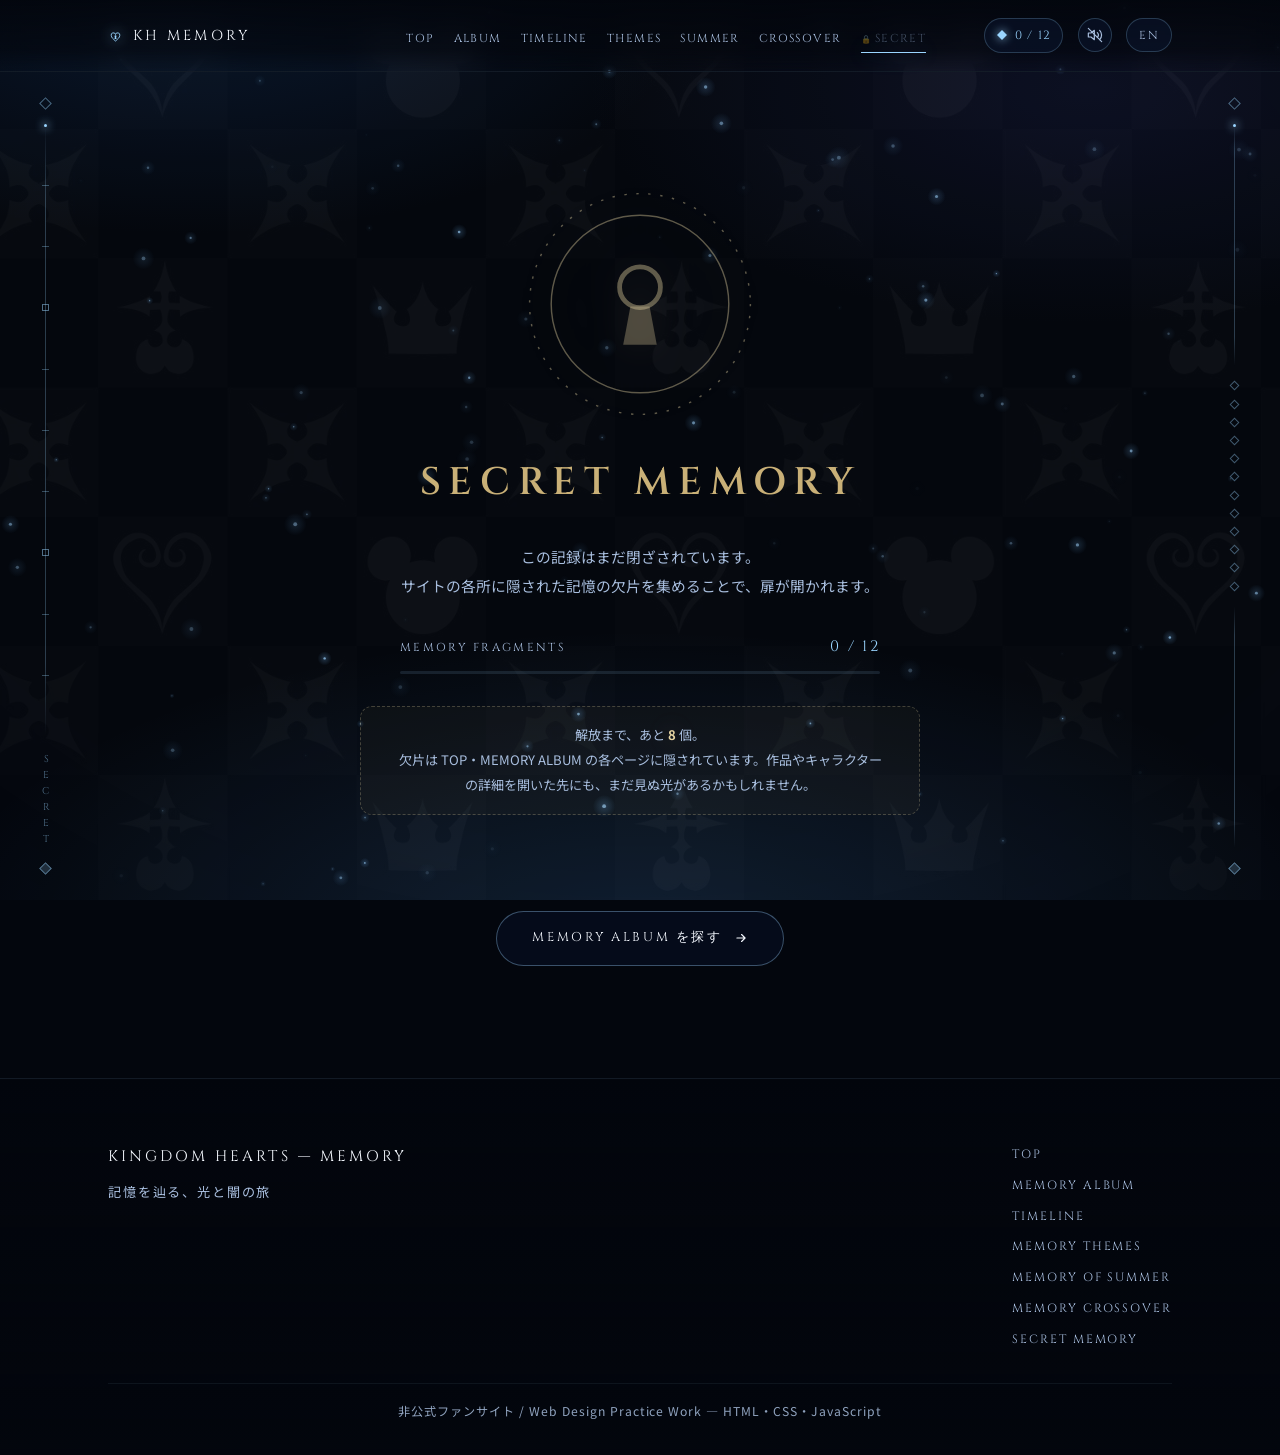
<file: secret.html>
<!DOCTYPE html>
<html lang="ja">
<head>
  <meta charset="UTF-8">
  <meta name="viewport" content="width=device-width, initial-scale=1.0">
  <title>SECRET MEMORY | KINGDOM HEARTS — MEMORY</title>
  <meta name="description" content="記憶の欠片を一定数集めると解放される、隠された記録のページです。">

  <!-- ファビコン & SNS 共有(OGP) -->
  <link rel="icon" type="image/svg+xml" href="favicon.svg">
  <link rel="apple-touch-icon" href="apple-touch-icon.png">
  <meta name="theme-color" content="#03060d">
  <link rel="canonical" href="secret.html">
  <meta property="og:type" content="website">
  <meta property="og:title" content="SECRET MEMORY | KINGDOM HEARTS — MEMORY">
  <meta property="og:description" content="記憶の欠片を一定数集めると解放される、隠された記録のページです。">
  <meta property="og:image" content="assets/IMG_4388.png">
  <meta name="twitter:card" content="summary_large_image">

  <link rel="preconnect" href="https://fonts.googleapis.com">
  <link rel="preconnect" href="https://fonts.gstatic.com" crossorigin>
  <link href="https://fonts.googleapis.com/css2?family=Cinzel:wght@400;600;700&family=Noto+Sans+JP:wght@300;400;500&display=swap" rel="stylesheet">

  <link rel="stylesheet" href="css/base.css">
  <link rel="stylesheet" href="css/layout.css">
  <link rel="stylesheet" href="css/components.css">
  <link rel="stylesheet" href="css/pages.css">
</head>
<body>

  <a class="skip-link" href="#main" data-i18n="common.skipLink">本文へスキップ</a>

  <canvas id="particle-field" aria-hidden="true"></canvas>
  <div id="cursor-glow" aria-hidden="true"></div>
  <div id="page-transition" aria-hidden="true"></div>
  <script>try{if(sessionStorage.getItem("kh-nav")==="1"){document.documentElement.classList.add("kh-arrive");setTimeout(function(){document.documentElement.classList.remove("kh-arrive")},1500);}}catch(e){}</script>

  <!-- 解放された瞬間に画面を包む光 -->
  <div class="secret-flash" id="secret-flash" aria-hidden="true"></div>

  <!-- ============================================================
       ヘッダー
       ============================================================ -->
  <header class="site-header">
    <div class="header-inner">
      <a href="index.html" class="site-logo">
        <!-- ハートに刻まれた鍵穴のマーク -->
        <svg class="site-logo__mark" viewBox="0 0 120 120" aria-hidden="true">
          <path d="M60 104 C42 88 26 76 26 60 A17 17 0 0 1 60 52
                   A17 17 0 0 1 94 60 C94 76 78 88 60 104Z"
                fill="none" stroke="currentColor" stroke-width="7"/>
          <circle cx="60" cy="66" r="8" fill="currentColor"/>
          <path d="M55 72h10l3 16H52Z" fill="currentColor"/>
        </svg>
        KH MEMORY
      </a>

      <nav class="global-nav" id="global-nav" aria-label="メインナビゲーション" data-i18n-attr="aria-label:common.nav.label">
        <ul class="nav-list">
          <li><a class="nav-link" href="index.html">TOP</a></li>
          <li><a class="nav-link" href="album.html">ALBUM</a></li>
          <li><a class="nav-link" href="timeline.html">TIMELINE</a></li>
          <li><a class="nav-link" href="music.html">THEMES</a></li>
          <li><a class="nav-link" href="roxas.html">SUMMER</a></li>
          <li><a class="nav-link" href="crossover.html">CROSSOVER</a></li>
          <li><a class="nav-link" href="secret.html" data-secret-link>SECRET</a></li>
        </ul>
      </nav>

      <div class="header-tools">
        <div class="memory-counter" title="集めた記憶の欠片" data-i18n-attr="title:common.memoryCounter.title">
          <svg class="memory-counter__icon" viewBox="0 0 24 24" fill="currentColor" aria-hidden="true">
            <path d="M12 2 22 12 12 22 2 12Z"/>
          </svg>
          <span data-memory-count>0 / 12</span>
        </div>

        <button class="audio-toggle" type="button" aria-pressed="false" aria-label="音声をオンにする">
          <svg viewBox="0 0 24 24" fill="none" stroke="currentColor" stroke-width="1.8"
               stroke-linecap="round" stroke-linejoin="round" aria-hidden="true">
            <path d="M11 5 6 9H2v6h4l5 4V5Z"/>
            <path d="M15.5 8.5a5 5 0 0 1 0 7"/>
            <path d="M19 5a10 10 0 0 1 0 14"/>
            <line class="icon-off-slash" x1="2" y1="2" x2="22" y2="22"/>
          </svg>
        </button>

        <button class="lang-toggle" type="button" data-lang-toggle aria-pressed="false" aria-label="英語表示にする">
          <span data-lang-toggle-text>EN</span>
        </button>
      </div>

      <button class="nav-toggle" type="button" aria-label="メニューを開く" data-i18n-attr="aria-label:common.navToggle"
              aria-expanded="false" aria-controls="global-nav">
        <span></span><span></span><span></span>
      </button>
    </div>
  </header>

  <!-- ============================================================
       メインコンテンツ
       ============================================================ -->
  <main id="main" class="site-main">

    <section class="secret container">

      <!-- ------------------------------------------------------------
           未解放のとき(施錠状態)
           ------------------------------------------------------------ -->
      <div class="secret-lock" id="secret-lock">
        <!-- 施錠された紋章 -->
        <svg class="secret-lock__sigil" viewBox="0 0 200 200" fill="none" aria-hidden="true">
          <g class="lock-ring" stroke="currentColor" stroke-width="1.2">
            <circle cx="100" cy="100" r="92" stroke-dasharray="2 8"/>
            <circle cx="100" cy="100" r="74"/>
          </g>
          <!-- 中央の鍵穴 -->
          <circle cx="100" cy="86" r="17" stroke="currentColor" stroke-width="4"/>
          <path d="M92 102h16l6 32H86Z" fill="currentColor" opacity="0.75"/>
        </svg>

        <h1 class="secret-lock__title">SECRET MEMORY</h1>

        <p class="secret-lock__text" data-i18n="secret.lock.text">
          この記録はまだ閉ざされています。<br>
          サイトの各所に隠された記憶の欠片を集めることで、扉が開かれます。
        </p>

        <!-- 進捗 -->
        <div class="progress">
          <div class="progress__head">
            <span>MEMORY FRAGMENTS</span>
            <span class="progress__value" data-memory-value>0 / 12</span>
          </div>
          <div class="progress__track">
            <div class="progress__bar" data-memory-bar></div>
          </div>
        </div>

        <p class="secret-lock__hint">
          <span data-i18n="secret.lock.hint.pre">解放まで、あと</span> <strong class="gold-text" data-memory-remaining>8</strong> <span data-i18n="secret.lock.hint.post">個。<br>
          欠片は TOP・MEMORY ALBUM の各ページに隠されています。
          作品やキャラクターの詳細を開いた先にも、まだ見ぬ光があるかもしれません。</span>
        </p>

        <div class="hero__actions">
          <a href="album.html" class="btn">
            <span data-i18n="secret.lock.cta">MEMORY ALBUM を探す</span>
            <svg class="btn__arrow" viewBox="0 0 24 24" fill="none" stroke="currentColor"
                 stroke-width="2" stroke-linecap="round" stroke-linejoin="round" aria-hidden="true">
              <path d="M5 12h14M13 6l6 6-6 6"/>
            </svg>
          </a>
        </div>
      </div>

      <!-- ------------------------------------------------------------
           解放されたとき(中身は JavaScript が描画)
           ------------------------------------------------------------ -->
      <div class="secret-content" id="secret-content" style="display:none;"></div>

    </section>

  </main>

  <!-- ============================================================
       フッター
       ============================================================ -->
  <footer class="site-footer">
    <div class="container">
      <div class="footer-inner">
        <div>
          <p class="footer-title">KINGDOM HEARTS — MEMORY</p>
          <p class="footer-tagline" data-i18n="common.footer.tagline">記憶を辿る、光と闇の旅</p>
        </div>

        <nav class="footer-nav" aria-label="フッターナビゲーション" data-i18n-attr="aria-label:common.footerNav.label">
          <a href="index.html">TOP</a>
          <a href="album.html">MEMORY ALBUM</a>
          <a href="timeline.html">TIMELINE</a>
          <a href="music.html">MEMORY THEMES</a>
          <a href="roxas.html">MEMORY OF SUMMER</a>
          <a href="crossover.html">MEMORY CROSSOVER</a>
          <a href="secret.html" data-secret-link>SECRET MEMORY</a>
        </nav>
      </div>

      <p class="footer-copyright" data-i18n="common.footer.copyright">
        非公式ファンサイト / Web Design Practice Work — HTML・CSS・JavaScript
      </p>
    </div>
  </footer>

  <script src="js/data.js"></script>
  <script src="js/audio.js"></script>
  <script src="js/effects.js"></script>
  <script src="js/memory.js"></script>
  <script src="js/i18n.js"></script>
  <script src="js/main.js"></script>
  <script src="js/secret.js"></script>
</body>
</html>
</file>
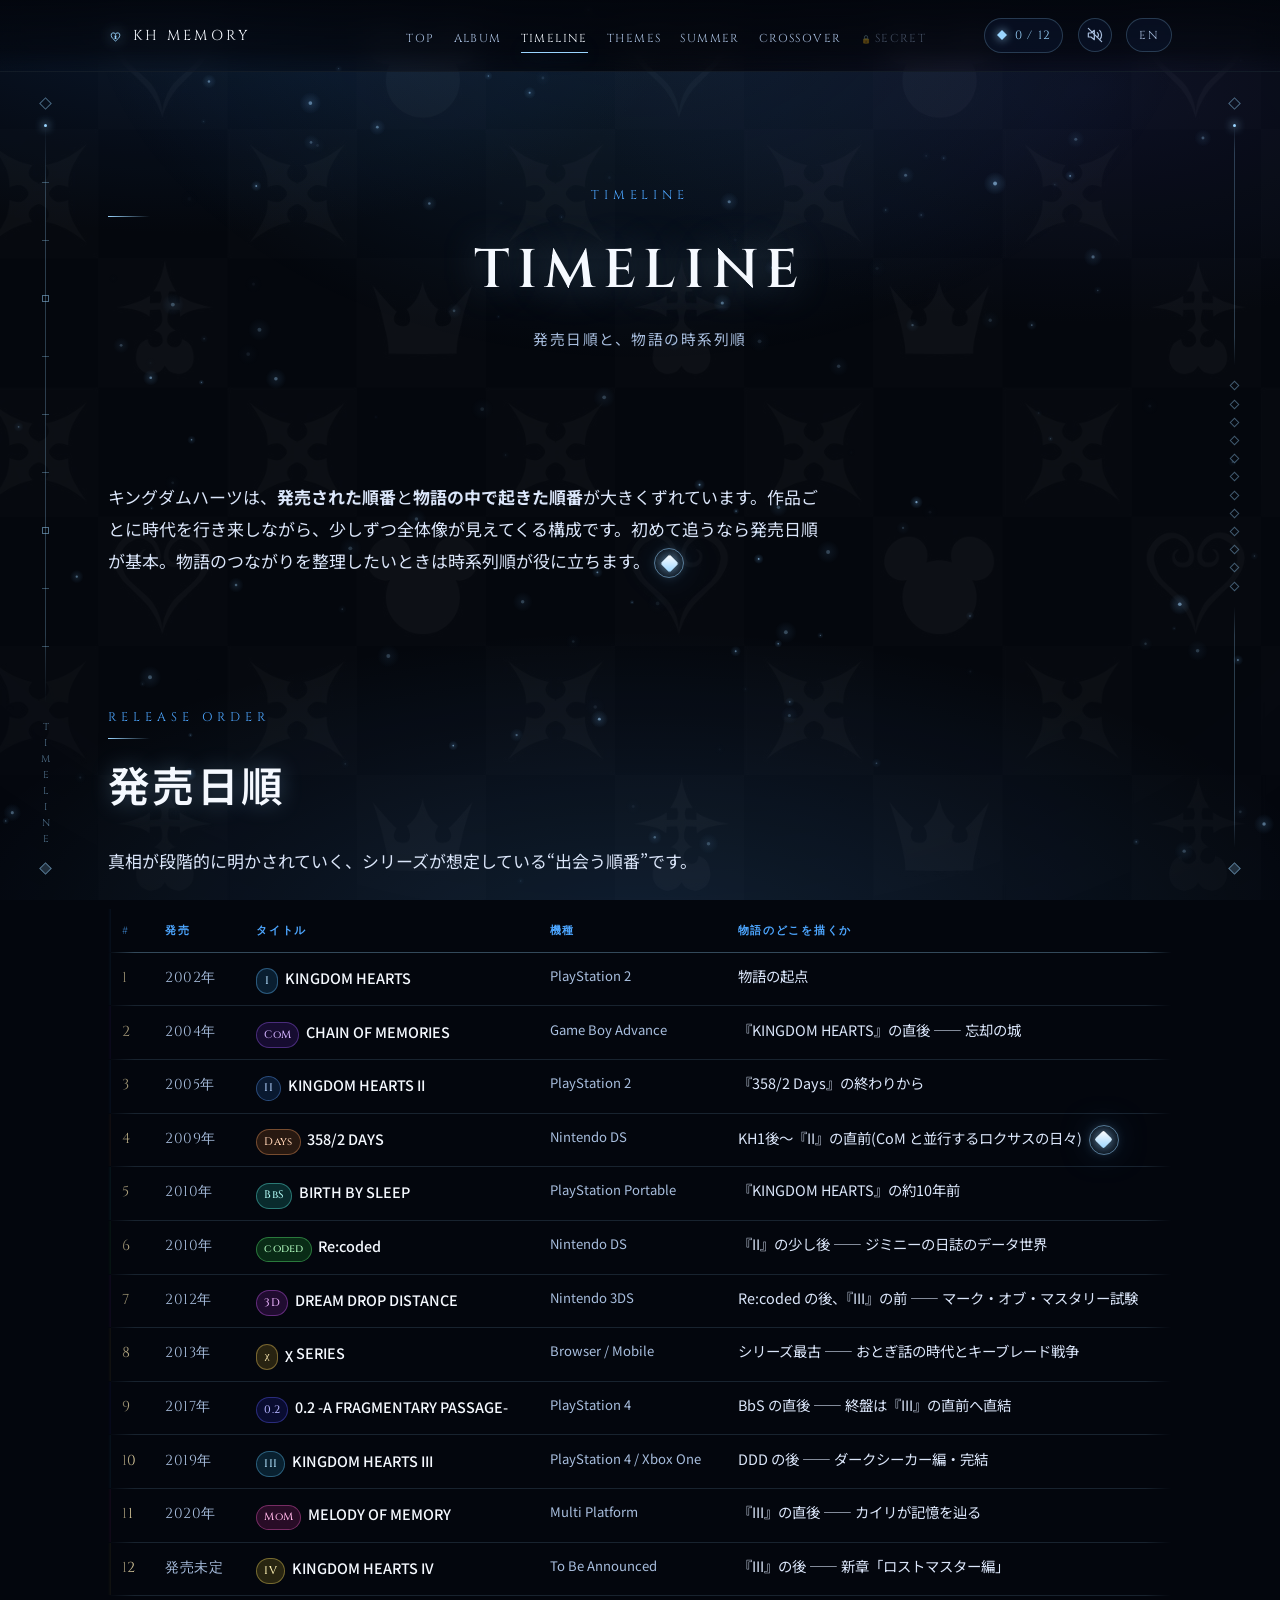
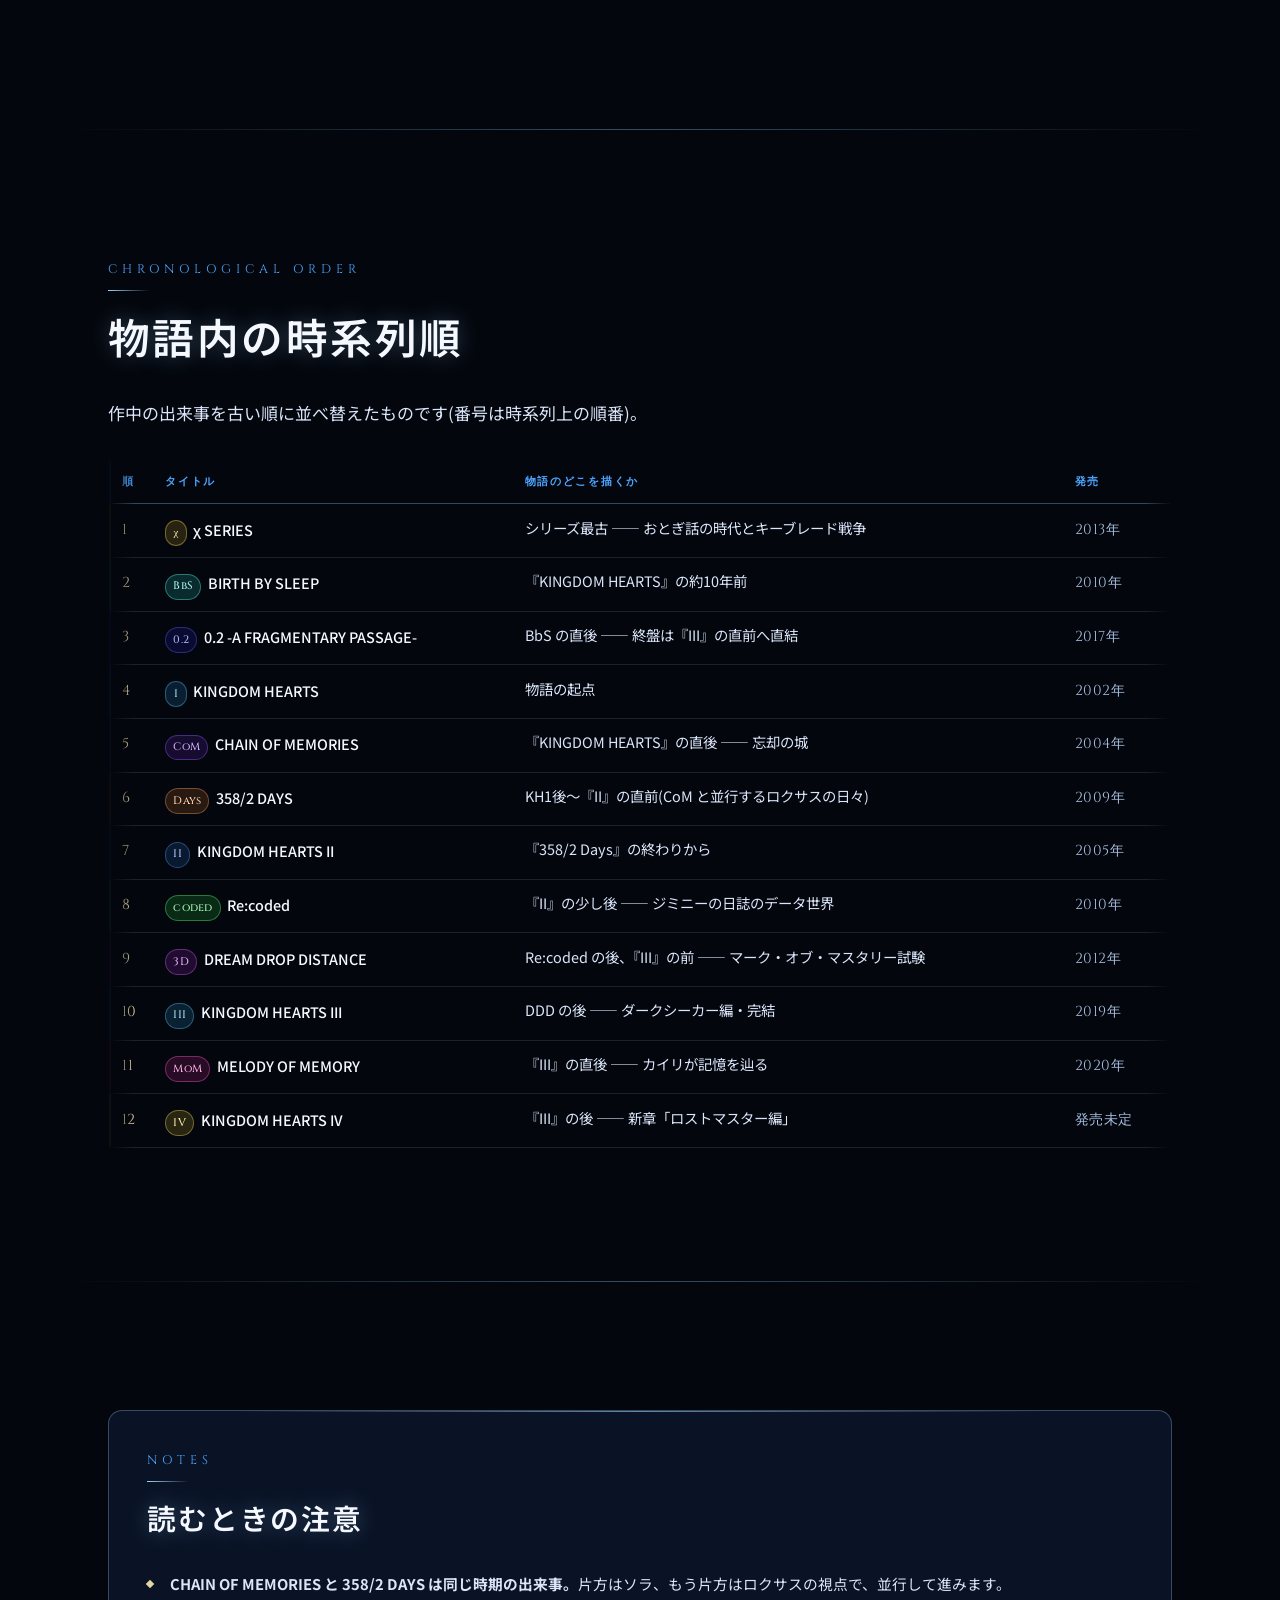
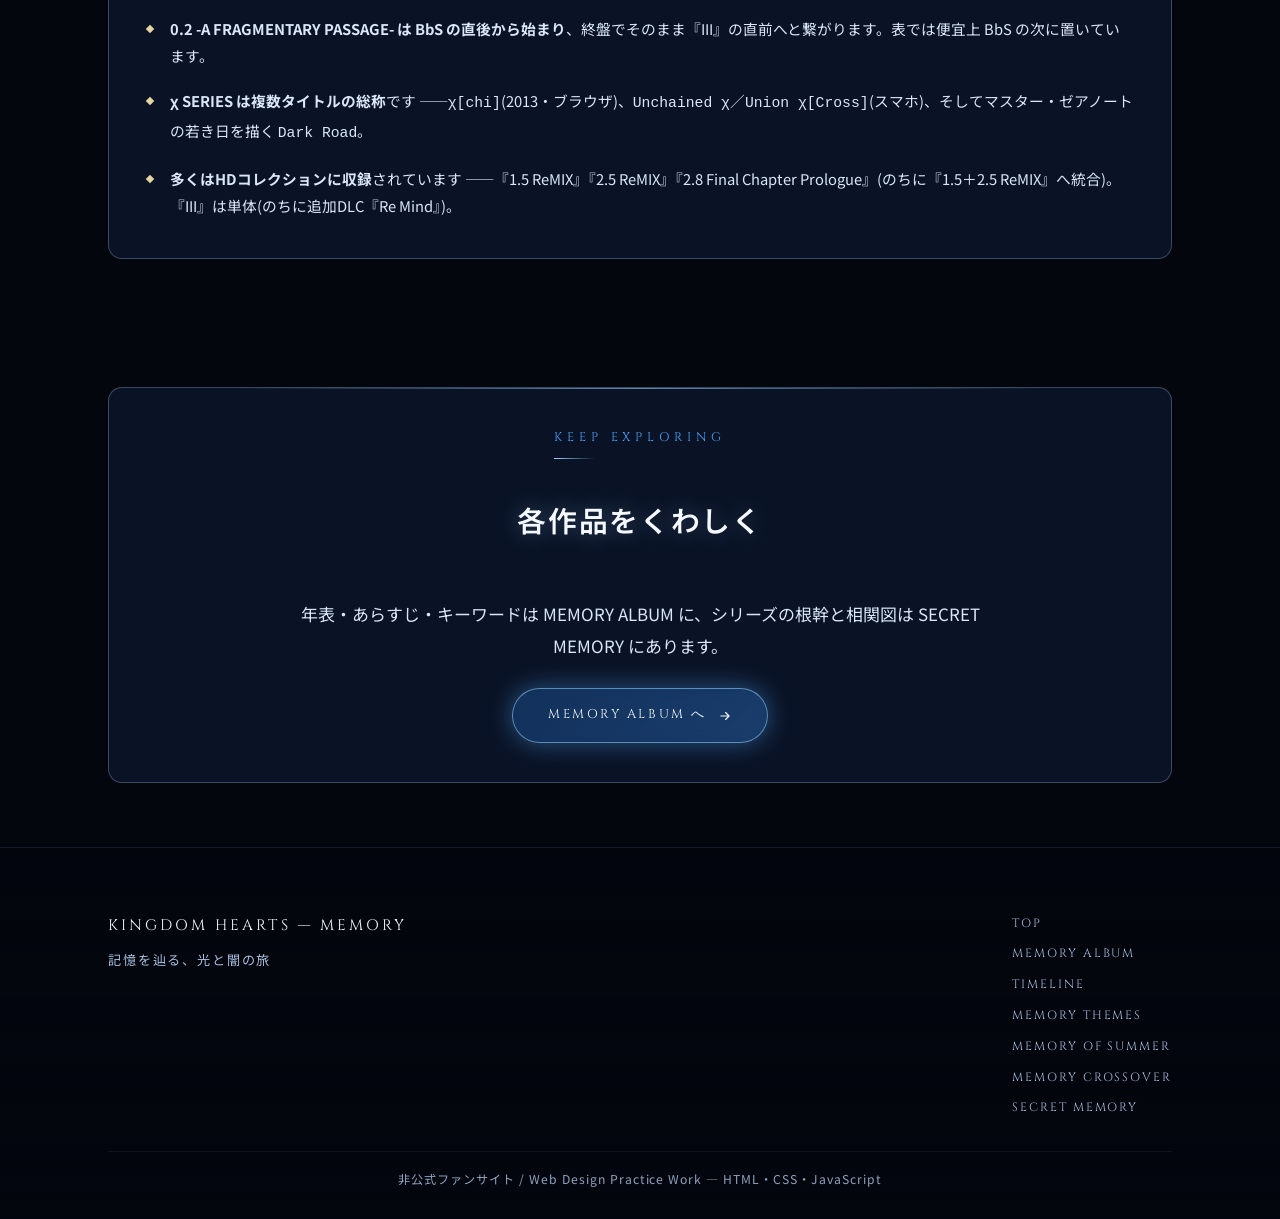
<file: timeline.html>
<!DOCTYPE html>
<html lang="ja">
<head>
  <meta charset="UTF-8">
  <meta name="viewport" content="width=device-width, initial-scale=1.0">
  <title>TIMELINE | KINGDOM HEARTS — MEMORY</title>
  <meta name="description" content="キングダムハーツシリーズを「発売日順」と「物語内の時系列順」の両方の表で整理したページ。">

  <!-- ファビコン & SNS 共有(OGP) -->
  <link rel="icon" type="image/svg+xml" href="favicon.svg">
  <link rel="apple-touch-icon" href="apple-touch-icon.png">
  <meta name="theme-color" content="#03060d">
  <link rel="canonical" href="timeline.html">
  <meta property="og:type" content="website">
  <meta property="og:title" content="TIMELINE | KINGDOM HEARTS — MEMORY">
  <meta property="og:description" content="キングダムハーツシリーズを「発売日順」と「物語内の時系列順」の両方の表で整理したページ。">
  <meta property="og:image" content="assets/IMG_4388.png">
  <meta name="twitter:card" content="summary_large_image">

  <link rel="preconnect" href="https://fonts.googleapis.com">
  <link rel="preconnect" href="https://fonts.gstatic.com" crossorigin>
  <link href="https://fonts.googleapis.com/css2?family=Cinzel:wght@400;600;700&family=Noto+Sans+JP:wght@300;400;500&display=swap" rel="stylesheet">

  <link rel="stylesheet" href="css/base.css">
  <link rel="stylesheet" href="css/layout.css">
  <link rel="stylesheet" href="css/components.css">
  <link rel="stylesheet" href="css/pages.css">
</head>
<body>

  <a class="skip-link" href="#main" data-i18n="common.skipLink">本文へスキップ</a>

  <canvas id="particle-field" aria-hidden="true"></canvas>
  <div id="cursor-glow" aria-hidden="true"></div>
  <div id="page-transition" aria-hidden="true"></div>
  <script>try{if(sessionStorage.getItem("kh-nav")==="1"){document.documentElement.classList.add("kh-arrive");setTimeout(function(){document.documentElement.classList.remove("kh-arrive")},1500);}}catch(e){}</script>

  <!-- ============================================================
       ヘッダー
       ============================================================ -->
  <header class="site-header">
    <div class="header-inner">
      <a href="index.html" class="site-logo">
        <svg class="site-logo__mark" viewBox="0 0 120 120" aria-hidden="true">
          <path d="M60 104 C42 88 26 76 26 60 A17 17 0 0 1 60 52
                   A17 17 0 0 1 94 60 C94 76 78 88 60 104Z"
                fill="none" stroke="currentColor" stroke-width="7"/>
          <circle cx="60" cy="66" r="8" fill="currentColor"/>
          <path d="M55 72h10l3 16H52Z" fill="currentColor"/>
        </svg>
        KH MEMORY
      </a>

      <nav class="global-nav" id="global-nav" aria-label="メインナビゲーション" data-i18n-attr="aria-label:common.nav.label">
        <ul class="nav-list">
          <li><a class="nav-link" href="index.html">TOP</a></li>
          <li><a class="nav-link" href="album.html">ALBUM</a></li>
          <li><a class="nav-link" href="timeline.html">TIMELINE</a></li>
          <li><a class="nav-link" href="music.html">THEMES</a></li>
          <li><a class="nav-link" href="roxas.html">SUMMER</a></li>
          <li><a class="nav-link" href="crossover.html">CROSSOVER</a></li>
          <li><a class="nav-link" href="secret.html" data-secret-link>SECRET</a></li>
        </ul>
      </nav>

      <div class="header-tools">
        <div class="memory-counter" title="集めた記憶の欠片" data-i18n-attr="title:common.memoryCounter.title">
          <svg class="memory-counter__icon" viewBox="0 0 24 24" fill="currentColor" aria-hidden="true">
            <path d="M12 2 22 12 12 22 2 12Z"/>
          </svg>
          <span data-memory-count>0 / 12</span>
        </div>

        <button class="audio-toggle" type="button" aria-pressed="false" aria-label="音声をオンにする">
          <svg viewBox="0 0 24 24" fill="none" stroke="currentColor" stroke-width="1.8"
               stroke-linecap="round" stroke-linejoin="round" aria-hidden="true">
            <path d="M11 5 6 9H2v6h4l5 4V5Z"/>
            <path d="M15.5 8.5a5 5 0 0 1 0 7"/>
            <path d="M19 5a10 10 0 0 1 0 14"/>
            <line class="icon-off-slash" x1="2" y1="2" x2="22" y2="22"/>
          </svg>
        </button>

        <button class="lang-toggle" type="button" data-lang-toggle aria-pressed="false" aria-label="英語表示にする">
          <span data-lang-toggle-text>EN</span>
        </button>
      </div>

      <button class="nav-toggle" type="button" aria-label="メニューを開く" data-i18n-attr="aria-label:common.navToggle"
              aria-expanded="false" aria-controls="global-nav">
        <span></span><span></span><span></span>
      </button>
    </div>
  </header>

  <!-- ============================================================
       メインコンテンツ
       ============================================================ -->
  <main id="main" class="site-main">

    <!-- ページ見出し -->
    <section class="page-head container">
      <span class="section-label">Timeline</span>
      <h1 class="page-head__title">TIMELINE</h1>
      <p class="page-head__lead" data-i18n="timeline.head.lead">発売日順と、物語の時系列順</p>
    </section>

    <!-- 導入 -->
    <section class="section section--tight container">
      <div class="reveal">
        <p class="section-lead">
          <span data-i18n="timeline.intro.lead">キングダムハーツは、<strong>発売された順番</strong>と<strong>物語の中で起きた順番</strong>が
          大きくずれています。作品ごとに時代を行き来しながら、少しずつ全体像が見えてくる構成です。
          初めて追うなら発売日順が基本。物語のつながりを整理したいときは時系列順が役に立ちます。</span>
          <!-- 記憶の欠片 その1(導入文の余韻に紛れさせる) -->
          <span class="fragment" data-fragment="f03">
            <span class="fragment__shard"></span>
          </span>
        </p>
      </div>
    </section>

    <!-- 発売日順 -->
    <section class="section section--tight container" id="release">
      <div class="reveal">
        <span class="section-label">Release Order</span>
        <h2 class="section-title" data-i18n="timeline.release.title">発売日順</h2>
        <p class="section-lead" data-i18n="timeline.release.lead">
          真相が段階的に明かされていく、シリーズが想定している“出会う順番”です。
        </p>
      </div>

      <div class="kh-table-wrap reveal">
        <table class="kh-table">
          <thead>
            <tr>
              <th class="kh-table__num">#</th>
              <th data-i18n="timeline.th.release">発売</th>
              <th data-i18n="timeline.th.title">タイトル</th>
              <th data-i18n="timeline.th.platform">機種</th>
              <th data-i18n="timeline.th.scene">物語のどこを描くか</th>
            </tr>
          </thead>
          <tbody id="release-body"></tbody>
        </table>
      </div>
    </section>

    <hr class="divider container">

    <!-- 時系列順 -->
    <section class="section section--tight container" id="chrono">
      <div class="reveal">
        <span class="section-label">Chronological Order</span>
        <h2 class="section-title" data-i18n="timeline.chrono.title">物語内の時系列順</h2>
        <p class="section-lead" data-i18n="timeline.chrono.lead">
          作中の出来事を古い順に並べ替えたものです(番号は時系列上の順番)。
        </p>
      </div>

      <div class="kh-table-wrap reveal">
        <table class="kh-table">
          <thead>
            <tr>
              <th class="kh-table__num" data-i18n="timeline.th.order">順</th>
              <th data-i18n="timeline.th.title">タイトル</th>
              <th data-i18n="timeline.th.scene">物語のどこを描くか</th>
              <th data-i18n="timeline.th.release">発売</th>
            </tr>
          </thead>
          <tbody id="chrono-body"></tbody>
        </table>
      </div>
    </section>

    <hr class="divider container">

    <!-- 補足 -->
    <section class="section section--tight container">
      <div class="panel reveal">
        <span class="section-label">Notes</span>
        <h2 class="section-title" style="font-size:clamp(1.3rem,3vw,1.8rem);" data-i18n="timeline.notes.title">読むときの注意</h2>
        <ul class="more-list">
          <li data-i18n="timeline.notes.item1">
            <strong>CHAIN OF MEMORIES と 358/2 DAYS は同じ時期の出来事。</strong>
            片方はソラ、もう片方はロクサスの視点で、並行して進みます。
          </li>
          <li data-i18n="timeline.notes.item2">
            <strong>0.2 -A FRAGMENTARY PASSAGE- は BbS の直後から始まり</strong>、
            終盤でそのまま『III』の直前へと繋がります。表では便宜上 BbS の次に置いています。
          </li>
          <li data-i18n="timeline.notes.item3">
            <strong>χ SERIES は複数タイトルの総称</strong>です ――
            <code>χ[chi]</code>(2013・ブラウザ)、<code>Unchained χ</code>／<code>Union χ[Cross]</code>(スマホ)、
            そしてマスター・ゼアノートの若き日を描く <code>Dark Road</code>。
          </li>
          <li data-i18n="timeline.notes.item4">
            <strong>多くはHDコレクションに収録</strong>されています ――
            『1.5 ReMIX』『2.5 ReMIX』『2.8 Final Chapter Prologue』(のちに『1.5＋2.5 ReMIX』へ統合)。
            『III』は単体(のちに追加DLC『Re Mind』)。
          </li>
        </ul>
      </div>
    </section>

    <!-- 次への導線 -->
    <section class="section section--tight container">
      <div class="panel reveal" style="display:grid; gap:1.6rem; justify-items:center; text-align:center;">
        <span class="section-label">Keep Exploring</span>
        <h2 class="section-title" style="font-size:clamp(1.3rem,3vw,1.8rem);" data-i18n="timeline.detail.title">各作品をくわしく</h2>
        <p class="section-lead" style="text-align:center;" data-i18n="timeline.detail.lead">
          年表・あらすじ・キーワードは MEMORY ALBUM に、シリーズの根幹と相関図は SECRET MEMORY にあります。
        </p>
        <a href="album.html" class="btn btn--primary">
          <span data-i18n="timeline.cta.album">MEMORY ALBUM へ</span>
          <svg class="btn__arrow" viewBox="0 0 24 24" fill="none" stroke="currentColor"
               stroke-width="2" stroke-linecap="round" stroke-linejoin="round" aria-hidden="true">
            <path d="M5 12h14M13 6l6 6-6 6"/>
          </svg>
        </a>
      </div>
    </section>

  </main>

  <!-- ============================================================
       フッター
       ============================================================ -->
  <footer class="site-footer">
    <div class="container">
      <div class="footer-inner">
        <div>
          <p class="footer-title">KINGDOM HEARTS — MEMORY</p>
          <p class="footer-tagline" data-i18n="common.footer.tagline">記憶を辿る、光と闇の旅</p>
        </div>

        <nav class="footer-nav" aria-label="フッターナビゲーション" data-i18n-attr="aria-label:common.footerNav.label">
          <a href="index.html">TOP</a>
          <a href="album.html">MEMORY ALBUM</a>
          <a href="timeline.html">TIMELINE</a>
          <a href="music.html">MEMORY THEMES</a>
          <a href="roxas.html">MEMORY OF SUMMER</a>
          <a href="crossover.html">MEMORY CROSSOVER</a>
          <a href="secret.html" data-secret-link>SECRET MEMORY</a>
        </nav>
      </div>

      <p class="footer-copyright" data-i18n="common.footer.copyright">
        非公式ファンサイト / Web Design Practice Work — HTML・CSS・JavaScript
      </p>
    </div>
  </footer>

  <script src="js/data.js"></script>
  <script src="js/audio.js"></script>
  <script src="js/effects.js"></script>
  <script src="js/memory.js"></script>
  <script src="js/i18n.js"></script>
  <script src="js/main.js"></script>
  <script src="js/timeline.js"></script>
</body>
</html>
</file>
<file: css/base.css>
/* ============================================================
   base.css — 土台となるスタイル
   リセット・カラー変数・タイポグラフィ・共通ユーティリティ
   ============================================================ */

/* ------------------------------------------------------------
   1. リセット
   ------------------------------------------------------------ */
*,
*::before,
*::after {
  box-sizing: border-box;
}

html,
body,
h1, h2, h3, h4, h5, h6,
p, figure, blockquote, dl, dd, ul, ol {
  margin: 0;
  padding: 0;
}

ul, ol {
  list-style: none;
}

a {
  color: inherit;
  text-decoration: none;
}

button {
  font: inherit;
  color: inherit;
  background: none;
  border: none;
  cursor: pointer;
}

img, svg {
  display: block;
  max-width: 100%;
}

/* ------------------------------------------------------------
   2. カラーパレット・デザイントークン
   企画書のカラー方針:ブラック / ダークネイビー / ブルー /
   ホワイト / 淡いゴールド
   ------------------------------------------------------------ */
:root {
  /* 背景色(暗い階層) */
  --c-void:        #03060d;  /* 最も深い黒 */
  --c-deep:        #060d1e;  /* ダークネイビー */
  --c-night:       #0a1630;  /* やや明るいネイビー */

  /* ブルー(光の色) */
  --c-blue:        #4da6ff;
  --c-blue-bright: #9ad5ff;
  --c-blue-dim:    #2a6bb5;
  --c-blue-deep:   #143a6b;

  /* ホワイト・テキスト(視認性向上のため、通常より明るめに調整) */
  --c-white:       #f5f9ff;
  --c-text:        #dbe6fa;
  --c-text-dim:    #a8bede;

  /* 淡いゴールド(アクセント) */
  --c-gold:        #e6d5a3;
  --c-gold-dim:    #c9b077;

  /* ガラス風パネル(明度・境界線をやや強めて文字の背景コントラストを確保) */
  --panel-bg:      rgba(16, 30, 58, 0.58);
  --panel-border:  rgba(174, 219, 255, 0.28);
  --panel-blur:    16px;

  /* 発光エフェクト */
  --glow-blue:     0 0 24px rgba(77, 166, 255, 0.45);
  --glow-blue-lg:  0 0 60px rgba(77, 166, 255, 0.35);
  --glow-gold:     0 0 22px rgba(230, 213, 163, 0.4);

  /* 余白スケール(大きな余白を活かす方針) */
  --space-xs:  0.5rem;
  --space-sm:  1rem;
  --space-md:  2rem;
  --space-lg:  4rem;
  --space-xl:  7rem;
  --space-2xl: 11rem;

  /* レイアウト */
  --content-width: 1160px;
  --header-height: 72px;
  --radius-md: 14px; /* カード・フレーム類の角丸(pages.css で var(--radius-md, 14px) として参照) */

  /* アニメーション */
  --ease-soft: cubic-bezier(0.22, 0.61, 0.36, 1);
  --ease-out:  cubic-bezier(0.16, 1, 0.3, 1);
  --dur-fast:  0.25s;
  --dur-mid:   0.5s;
  --dur-slow:  1.1s;

  /* フォント */
  --font-en: "Cinzel", "Times New Roman", serif;
  --font-jp: "Noto Sans JP", "Hiragino Kaku Gothic ProN", "Yu Gothic", sans-serif;
}

/* ------------------------------------------------------------
   3. ベースレイアウト
   ------------------------------------------------------------ */
html {
  scroll-behavior: smooth;
  /* ページ内リンクでヘッダーに隠れないようにする */
  scroll-padding-top: calc(var(--header-height) + 1rem);
}

body {
  min-height: 100vh;
  font-family: var(--font-jp);
  font-size: 17px;
  line-height: 1.9;
  color: var(--c-text);
  background-color: var(--c-void);
  /* 中央下から光が差し込む幻想的な背景 */
  background-image:
    radial-gradient(ellipse 80% 50% at 50% 105%, rgba(77, 166, 255, 0.16), transparent 70%),
    radial-gradient(ellipse 60% 40% at 15% 0%,  rgba(20, 58, 107, 0.35), transparent 65%),
    radial-gradient(ellipse 60% 40% at 85% 10%, rgba(30, 40, 90, 0.3),   transparent 65%);
  background-attachment: fixed;
  overflow-x: hidden;
  /* カーソルの光エフェクトを載せるため、独自の重ね順の基点にする */
  position: relative;
}

/* ------------------------------------------------------------
   4. タイポグラフィ
   ------------------------------------------------------------ */
.font-en {
  font-family: var(--font-en);
  letter-spacing: 0.12em;
}

h1, h2, h3 {
  font-weight: 600;
  line-height: 1.4;
  color: var(--c-white);
}

/* セクション見出し(英語ラベル + 日本語見出しの2段組み) */
.section-label {
  font-family: var(--font-en);
  font-size: 0.78rem;
  letter-spacing: 0.4em;
  text-transform: uppercase;
  color: var(--c-blue);
  margin-bottom: var(--space-sm);
  display: block;
}

.section-title {
  font-size: clamp(1.6rem, 4vw, 2.6rem);
  letter-spacing: 0.06em;
  margin-bottom: var(--space-md);
}

.section-lead {
  max-width: 42em;
  color: var(--c-text);
  font-size: 1.06rem;
}

/* 光る文字 */
.glow-text {
  text-shadow: 0 0 18px rgba(154, 213, 255, 0.55),
               0 0 48px rgba(77, 166, 255, 0.28);
}

.gold-text {
  color: var(--c-gold);
  text-shadow: var(--glow-gold);
}

/* ------------------------------------------------------------
   5. 共通ユーティリティ
   ------------------------------------------------------------ */
.container {
  width: 100%;
  max-width: var(--content-width);
  margin-inline: auto;
  padding-inline: clamp(1.25rem, 5vw, 3rem);
}

/* スクリーンリーダー専用テキスト(視覚的には隠す) */
.visually-hidden {
  position: absolute;
  width: 1px;
  height: 1px;
  margin: -1px;
  padding: 0;
  overflow: hidden;
  clip: rect(0 0 0 0);
  white-space: nowrap;
  border: 0;
}

/* 本文へスキップ(キーボード操作用。フォーカス時だけ現れる) */
.skip-link {
  position: fixed;
  top: 0.75rem;
  left: 0.75rem;
  z-index: 200;
  padding: 0.6rem 1rem;
  font-size: 0.8rem;
  letter-spacing: 0.08em;
  color: var(--c-void);
  background: var(--c-blue-bright);
  border-radius: 8px;
  transform: translateY(-160%);
  transition: transform 0.2s var(--ease-out, ease);
}
.skip-link:focus {
  transform: translateY(0);
  outline: 2px solid var(--c-white);
  outline-offset: 2px;
}

/* 細い区切り線(中央が明るいグラデーション) */
.divider {
  height: 1px;
  border: none;
  background: linear-gradient(90deg,
    transparent,
    rgba(154, 213, 255, 0.35) 50%,
    transparent);
  margin-block: var(--space-lg);
}

/* ------------------------------------------------------------
   6. スクロールバー(世界観に合わせて暗く)
   ------------------------------------------------------------ */
::-webkit-scrollbar {
  width: 10px;
}

::-webkit-scrollbar-track {
  background: var(--c-void);
}

::-webkit-scrollbar-thumb {
  background: linear-gradient(var(--c-blue-deep), var(--c-blue-dim));
  border-radius: 999px;
}

::-webkit-scrollbar-thumb:hover {
  background: var(--c-blue-dim);
}

/* テキスト選択時の色 */
::selection {
  background: rgba(77, 166, 255, 0.35);
  color: var(--c-white);
}

/* キーボード操作時のフォーカス表示(アクセシビリティ) */
:focus-visible {
  outline: 2px solid var(--c-blue-bright);
  outline-offset: 3px;
  border-radius: 4px;
}

/* ------------------------------------------------------------
   7. アニメーションを減らす設定への配慮
   OS側で「視差効果を減らす」を有効にしている利用者向け
   ------------------------------------------------------------ */
@media (prefers-reduced-motion: reduce) {
  html {
    scroll-behavior: auto;
  }

  *,
  *::before,
  *::after {
    animation-duration: 0.01ms !important;
    animation-delay: 0.01ms !important;
    animation-iteration-count: 1 !important;
    transition-duration: 0.01ms !important;
    transition-delay: 0.01ms !important;
  }
}
</file>
<file: css/layout.css>
/* ============================================================
   layout.css — サイト共通の骨組み
   ヘッダー / ナビ / フッター / 背景演出 / ページ遷移 / スクロール演出
   ============================================================ */

/* ------------------------------------------------------------
   1. 背景演出レイヤー
   本文より奥(z-index: 0 未満)に固定配置する
   ------------------------------------------------------------ */

/* いちばん奥:キングダムハーツ/ディズニーのアイコン柄(assets/IMG_4388.png)を
   うっすら敷く。明るさは opacity で調整(数値を上げるほど目立つ) */
body::before {
  content: "";
  position: fixed;
  inset: 0;
  z-index: -3;
  pointer-events: none;
  background: url("../assets/IMG_4388.png") center center / cover no-repeat;
  opacity: 0.09;
  /* 中央をやや残し、周辺へ溶かして“うっすら”感を出す */
  -webkit-mask-image: radial-gradient(ellipse 120% 120% at 50% 38%, #000 42%, transparent 100%);
          mask-image: radial-gradient(ellipse 120% 120% at 50% 38%, #000 42%, transparent 100%);
}

/* 光の粒子を描画するキャンバス(JavaScript から描画) */
#particle-field {
  position: fixed;
  inset: 0;
  z-index: -2;
  pointer-events: none;
}

/* カーソル位置に追従する光のエフェクト */
#cursor-glow {
  position: fixed;
  top: 0;
  left: 0;
  width: 420px;
  height: 420px;
  margin: -210px 0 0 -210px;
  z-index: -1;
  pointer-events: none;
  border-radius: 50%;
  background: radial-gradient(circle,
    rgba(77, 166, 255, 0.18) 0%,
    rgba(77, 166, 255, 0.07) 35%,
    transparent 68%);
  opacity: 0;
  transition: opacity var(--dur-mid) var(--ease-soft);
  will-change: transform;
}

/* マウスが画面内にある間だけ表示(JavaScript が付け外しする) */
#cursor-glow.is-active {
  opacity: 1;
}

/* タッチ端末ではカーソル光は不要 */
@media (hover: none) {
  #cursor-glow {
    display: none;
  }
}

/* 背景をゆっくり漂うモチーフ(王冠・キーブレード・鍵穴など)。
   要素は JavaScript(effects.js)が生成する */
.drift-layer {
  position: fixed;
  inset: 0;
  z-index: -1;
  pointer-events: none;
  overflow: hidden;
}

.drift-motif {
  position: absolute;
  bottom: -80px;
  will-change: transform, opacity;
}

.drift-motif svg {
  width: 100%;
  height: 100%;
  filter: drop-shadow(0 0 8px currentColor);
}

/* ------------------------------------------------------------
   1-b. サイドの装飾フレーム(HUD 風。effects.js が生成)
   左右のガターに縦レールを通す。左はページ名、右は欠片12個。
   余白が十分にある幅でだけ表示する
   ------------------------------------------------------------ */
.side-frame {
  position: fixed;
  top: calc(var(--header-height) + 3vh);
  bottom: 3vh;
  width: 34px;
  z-index: 40;
  pointer-events: none;
  display: flex;
  flex-direction: column;
  align-items: center;
  gap: 1rem;
}

.side-frame--left  { left:  clamp(0.9rem, 2.2vw, 2.6rem); }
.side-frame--right { right: clamp(0.9rem, 2.2vw, 2.6rem); }

/* 縦のレール線 */
.side-frame__rail {
  position: relative;
  flex: 1;
  width: 1px;
  background: linear-gradient(180deg,
    transparent,
    rgba(154, 213, 255, 0.26) 12%,
    rgba(154, 213, 255, 0.26) 88%,
    transparent);
}

/* レール上をゆっくり降りていく光点 */
.side-frame__spark {
  position: absolute;
  left: 50%;
  top: 0;
  width: 3px;
  height: 3px;
  margin-left: -1.5px;
  border-radius: 50%;
  background: var(--c-blue-bright);
  box-shadow: 0 0 8px 1px rgba(154, 213, 255, 0.9);
  animation: side-spark 7s linear infinite;
}

@keyframes side-spark {
  0%   { top: 0;    opacity: 0; }
  12%  { opacity: 1; }
  88%  { opacity: 1; }
  100% { top: 100%; opacity: 0; }
}

/* 目盛り */
.side-frame__tick {
  position: absolute;
  left: 50%;
  width: 7px;
  height: 1px;
  margin-left: -3.5px;
  background: rgba(154, 213, 255, 0.32);
}

/* 3・7の位置に置く、ゆっくり回る菱形グリフ */
.side-frame__glyph {
  position: absolute;
  left: 50%;
  width: 7px;
  height: 7px;
  margin: -3.5px 0 0 -3.5px;
  border: 1px solid rgba(154, 213, 255, 0.5);
  animation: side-glyph-spin 14s linear infinite;
}

@keyframes side-glyph-spin {
  from { transform: rotate(0deg); }
  to   { transform: rotate(360deg); }
}

/* 縦組みのページ名(左) */
.side-frame__label {
  writing-mode: vertical-rl;
  text-orientation: upright;
  font-family: var(--font-en);
  font-size: 0.62rem;
  letter-spacing: 0.2em;
  color: rgba(154, 213, 255, 0.5);
}

/* 端のキャップ(菱形) */
.side-frame__cap {
  flex-shrink: 0;
  width: 9px;
  height: 9px;
  transform: rotate(45deg);
  border: 1px solid rgba(154, 213, 255, 0.45);
}

.side-frame__cap--filled {
  background: rgba(154, 213, 255, 0.18);
}

/* 右:記憶の欠片 12個の縦一列 */
.side-frame__fragments {
  flex-shrink: 0;
  display: flex;
  flex-direction: column;
  gap: 0.7rem;
}

.side-frame__dot {
  width: 7px;
  height: 7px;
  transform: rotate(45deg);
  border: 1px solid rgba(154, 213, 255, 0.4);
  transition: background var(--dur-mid) var(--ease-soft),
              border-color var(--dur-mid) var(--ease-soft),
              box-shadow var(--dur-mid) var(--ease-soft);
}

.side-frame__dot.is-collected {
  background: var(--c-blue-bright);
  border-color: var(--c-blue-bright);
  box-shadow: 0 0 7px rgba(154, 213, 255, 0.85);
}

/* 解放ラインを超えたら、集めた分を金色に切り替える */
.side-frame__fragments.is-complete .side-frame__dot.is-collected {
  background: var(--c-gold);
  border-color: var(--c-gold);
  box-shadow: 0 0 8px rgba(230, 213, 163, 0.85);
}

/* 余白が足りない画面では出さない */
@media (max-width: 1240px) {
  .side-frame {
    display: none;
  }
}

/* ------------------------------------------------------------
   2. ヘッダー
   ------------------------------------------------------------ */
.site-header {
  position: fixed;
  top: 0;
  left: 0;
  width: 100%;
  height: var(--header-height);
  z-index: 100;
  display: flex;
  align-items: center;
  /* 下端だけ淡く光らせる */
  border-bottom: 1px solid rgba(154, 213, 255, 0.1);
  background: linear-gradient(180deg,
    rgba(3, 6, 13, 0.92),
    rgba(3, 6, 13, 0.6) 70%,
    transparent);
  backdrop-filter: blur(12px);
  -webkit-backdrop-filter: blur(12px);
  transition: background var(--dur-mid) var(--ease-soft);
}

.header-inner {
  width: 100%;
  max-width: var(--content-width);
  margin-inline: auto;
  padding-inline: clamp(1.25rem, 5vw, 3rem);
  display: flex;
  align-items: center;
  gap: clamp(0.75rem, 3vw, 2rem);
}

/* サイトロゴ */
.site-logo {
  font-family: var(--font-en);
  font-size: 0.9rem;
  letter-spacing: 0.22em;
  color: var(--c-white);
  white-space: nowrap;
  display: flex;
  align-items: center;
  gap: 0.6rem;
  transition: text-shadow var(--dur-fast) var(--ease-soft);
}

.site-logo:hover {
  text-shadow: 0 0 20px rgba(154, 213, 255, 0.8);
}

/* ロゴ横の小さな鍵穴マーク */
.site-logo__mark {
  width: 15px;
  height: 15px;
  flex-shrink: 0;
  color: var(--c-blue-bright);
  filter: drop-shadow(0 0 7px rgba(154, 213, 255, 0.85));
  animation: logo-pulse 3.5s ease-in-out infinite;
}

@keyframes logo-pulse {
  0%, 100% { opacity: 0.6; }
  50%      { opacity: 1; }
}

/* ------------------------------------------------------------
   3. グローバルナビゲーション
   ------------------------------------------------------------ */
.global-nav {
  margin-left: auto;
}

.nav-list {
  display: flex;
  flex-wrap: nowrap;
  align-items: center;
  gap: clamp(0.55rem, 1.5vw, 1.5rem);
}

.nav-link {
  position: relative;
  font-family: var(--font-en);
  font-size: 0.72rem;
  letter-spacing: 0.12em;
  color: var(--c-text-dim);
  padding-block: 0.4rem;
  white-space: nowrap;
  transition: color var(--dur-fast) var(--ease-soft);
}

.nav-link:hover {
  color: var(--c-white);
}

/* ホバー・選択中に下線が伸びる */
.nav-link::after {
  content: "";
  position: absolute;
  left: 0;
  bottom: 0;
  width: 100%;
  height: 1px;
  background: var(--c-blue-bright);
  box-shadow: var(--glow-blue);
  transform: scaleX(0);
  transform-origin: center;
  transition: transform var(--dur-mid) var(--ease-out);
}

.nav-link:hover::after,
.nav-link.is-current::after {
  transform: scaleX(1);
}

.nav-link.is-current {
  color: var(--c-white);
}

/* 未解放の SECRET MEMORY は鍵アイコン付きで暗く表示 */
.nav-link.is-locked {
  color: rgba(125, 143, 174, 0.5);
}

.nav-link.is-locked::before {
  content: "\1F512"; /* 南京錠の絵文字 */
  font-size: 0.7em;
  margin-right: 0.35em;
  opacity: 0.7;
}

/* 解放済みの SECRET MEMORY は金色で光る */
.nav-link.is-unlocked {
  color: var(--c-gold);
  text-shadow: var(--glow-gold);
}

.nav-link.is-unlocked::after {
  background: var(--c-gold);
  box-shadow: var(--glow-gold);
}

/* ------------------------------------------------------------
   4. ヘッダー右側のツール群(記憶カウンタ・音声切り替え)
   ------------------------------------------------------------ */
.header-tools {
  display: flex;
  align-items: center;
  gap: 0.9rem;
  margin-left: clamp(0.75rem, 2vw, 1.6rem);
}

/* 記憶の欠片カウンタ */
.memory-counter {
  display: flex;
  align-items: center;
  flex-shrink: 0;
  gap: 0.45rem;
  font-family: var(--font-en);
  font-size: 0.75rem;
  letter-spacing: 0.1em;
  color: var(--c-blue-bright);
  padding: 0.3rem 0.7rem;
  border: 1px solid rgba(154, 213, 255, 0.22);
  border-radius: 999px;
  background: rgba(10, 22, 48, 0.5);
  white-space: nowrap;
  transition: box-shadow var(--dur-mid) var(--ease-soft);
}

/* 欠片を獲得した瞬間に光る(JavaScript が一時的に付ける) */
.memory-counter.is-gained {
  animation: counter-flash 0.9s var(--ease-out);
}

@keyframes counter-flash {
  0%   { box-shadow: 0 0 0 0 rgba(154, 213, 255, 0.7); }
  100% { box-shadow: 0 0 0 18px rgba(154, 213, 255, 0); }
}

.memory-counter__icon {
  width: 12px;
  height: 12px;
  color: var(--c-blue-bright);
  filter: drop-shadow(0 0 5px rgba(154, 213, 255, 0.9));
}

/* 音声の ON / OFF 切り替えボタン */
.audio-toggle {
  width: 34px;
  height: 34px;
  display: grid;
  place-items: center;
  border: 1px solid rgba(154, 213, 255, 0.22);
  border-radius: 50%;
  background: rgba(10, 22, 48, 0.5);
  color: var(--c-text-dim);
  transition: color var(--dur-fast) var(--ease-soft),
              border-color var(--dur-fast) var(--ease-soft),
              box-shadow var(--dur-fast) var(--ease-soft);
}

.audio-toggle:hover {
  color: var(--c-white);
  border-color: rgba(154, 213, 255, 0.5);
  box-shadow: var(--glow-blue);
}

/* 音が有効なときは青く光らせる */
.audio-toggle.is-on {
  color: var(--c-blue-bright);
  border-color: rgba(154, 213, 255, 0.45);
}

.audio-toggle svg {
  width: 16px;
  height: 16px;
}

/* 音声が OFF のときは斜線を表示 */
.audio-toggle .icon-off-slash {
  display: block;
}

.audio-toggle.is-on .icon-off-slash {
  display: none;
}

/* 日本語 / 英語 の表示切り替えボタン */
.lang-toggle {
  height: 34px;
  padding: 0 0.75rem;
  display: grid;
  place-items: center;
  font-family: var(--font-en);
  font-size: 0.72rem;
  letter-spacing: 0.12em;
  border: 1px solid rgba(154, 213, 255, 0.22);
  border-radius: 999px;
  background: rgba(10, 22, 48, 0.5);
  color: var(--c-text-dim);
  transition: color var(--dur-fast) var(--ease-soft),
              border-color var(--dur-fast) var(--ease-soft),
              box-shadow var(--dur-fast) var(--ease-soft);
}

.lang-toggle:hover {
  color: var(--c-white);
  border-color: rgba(154, 213, 255, 0.5);
  box-shadow: var(--glow-blue);
}

/* ------------------------------------------------------------
   5. ハンバーガーメニュー(スマートフォン用)
   ------------------------------------------------------------ */
.nav-toggle {
  display: none;
  width: 40px;
  height: 40px;
  position: relative;
  z-index: 120;
  /* 他のツールボタンと揃えた、はっきり見える枠付きボタンにする */
  border: 1px solid rgba(154, 213, 255, 0.3);
  border-radius: 50%;
  background: rgba(10, 22, 48, 0.6);
}

.nav-toggle span {
  position: absolute;
  left: 11px;
  width: 18px;
  height: 2px;
  border-radius: 1px;
  background: var(--c-white);
  box-shadow: 0 0 4px rgba(154, 213, 255, 0.6);
  transition: transform var(--dur-mid) var(--ease-out),
              opacity var(--dur-fast) var(--ease-soft);
}

.nav-toggle span:nth-child(1) { top: 14px; }
.nav-toggle span:nth-child(2) { top: 19px; }
.nav-toggle span:nth-child(3) { top: 24px; }

/* 開いているときは × 印に変形 */
.nav-toggle.is-open span:nth-child(1) {
  transform: translateY(5px) rotate(45deg);
}

.nav-toggle.is-open span:nth-child(2) {
  opacity: 0;
}

.nav-toggle.is-open span:nth-child(3) {
  transform: translateY(-5px) rotate(-45deg);
}

/* ------------------------------------------------------------
   6. メインコンテンツ領域
   ------------------------------------------------------------ */
.site-main {
  position: relative;
  z-index: 1;
  /* 固定ヘッダーの分だけ本文を下げる */
  padding-top: var(--header-height);
}

/* ヒーローなど画面いっぱいに見せたいページでは余白を打ち消す */
.site-main.is-fullbleed {
  padding-top: 0;
}

/* 一般的なセクションの上下余白 */
.section {
  padding-block: var(--space-xl);
}

.section--tight {
  padding-block: var(--space-lg);
}

/* ------------------------------------------------------------
   7. フッター
   ------------------------------------------------------------ */
.site-footer {
  position: relative;
  z-index: 1;
  padding-block: var(--space-lg) var(--space-md);
  border-top: 1px solid rgba(154, 213, 255, 0.1);
  background: linear-gradient(180deg, transparent, rgba(3, 6, 13, 0.85));
}

.footer-inner {
  display: flex;
  flex-wrap: wrap;
  gap: var(--space-md);
  justify-content: space-between;
  align-items: flex-start;
}

.footer-title {
  font-family: var(--font-en);
  font-size: 0.95rem;
  letter-spacing: 0.2em;
  color: var(--c-white);
  margin-bottom: 0.5rem;
}

.footer-tagline {
  font-size: 0.82rem;
  letter-spacing: 0.14em;
  color: var(--c-text-dim);
}

.footer-nav {
  display: flex;
  flex-direction: column;
  gap: 0.5rem;
}

.footer-nav a {
  font-family: var(--font-en);
  font-size: 0.75rem;
  letter-spacing: 0.16em;
  color: var(--c-text-dim);
  transition: color var(--dur-fast) var(--ease-soft);
}

.footer-nav a:hover {
  color: var(--c-blue-bright);
}

.footer-copyright {
  margin-top: var(--space-md);
  padding-top: var(--space-sm);
  border-top: 1px solid rgba(154, 213, 255, 0.07);
  font-size: 0.76rem;
  letter-spacing: 0.08em;
  color: rgba(168, 190, 222, 0.85);
  text-align: center;
}

/* ------------------------------------------------------------
   8. ページ遷移アニメーション用オーバーレイ
   リンククリック時に光が広がって画面を覆う
   ------------------------------------------------------------ */
#page-transition {
  position: fixed;
  inset: 0;
  z-index: 900;
  pointer-events: none;
  background: var(--c-void);
  opacity: 0;
  transition: opacity 0.55s var(--ease-soft);
}

/* 退場時(次のページへ移動する直前) */
#page-transition.is-leaving {
  opacity: 1;
}

/* オーバーレイ中央で広がる光の輪 */
#page-transition::after {
  content: "";
  position: absolute;
  top: 50%;
  left: 50%;
  width: 10px;
  height: 10px;
  margin: -5px 0 0 -5px;
  border-radius: 50%;
  background: radial-gradient(circle, rgba(154, 213, 255, 0.9), transparent 70%);
  transform: scale(0);
  opacity: 0;
}

#page-transition.is-leaving::after {
  animation: transition-burst 0.55s var(--ease-out) forwards;
}

@keyframes transition-burst {
  0%   { transform: scale(0);  opacity: 0.9; }
  100% { transform: scale(90); opacity: 0; }
}

/* 遷移の一瞬、中央に鍵穴が浮かんで閉じる(ワールドを封じる演出) */
#page-transition::before {
  content: "";
  position: absolute;
  top: 50%;
  left: 50%;
  width: 132px;
  height: 160px;
  transform: translate(-50%, -50%) scale(0.2) rotate(-24deg);
  opacity: 0;
  background: center / contain no-repeat
    url("data:image/svg+xml,%3Csvg%20xmlns='http://www.w3.org/2000/svg'%20viewBox='0%200%20100%20120'%3E%3Ccircle%20cx='50'%20cy='38'%20r='16'%20fill='none'%20stroke='%239ad5ff'%20stroke-width='7'/%3E%3Cpath%20d='M43%2053h14l6%2042H37Z'%20fill='%239ad5ff'/%3E%3C/svg%3E");
  filter: drop-shadow(0 0 18px rgba(154, 213, 255, 0.9));
}

#page-transition.is-leaving::before {
  animation: transition-keyhole 0.55s var(--ease-out) forwards;
}

@keyframes transition-keyhole {
  0%   { opacity: 0; transform: translate(-50%, -50%) scale(0.2) rotate(-24deg); }
  45%  { opacity: 1; transform: translate(-50%, -50%) scale(1)   rotate(0deg); }
  100% { opacity: 0; transform: translate(-50%, -50%) scale(1.4) rotate(6deg); }
}

/* 到着時:サイト内リンクから来たら鍵穴が開くように暗幕が晴れる。
   effects.js が走る前でも暗幕が出ているよう、head 直後インラインで
   html.kh-arrive を付けてある */
html.kh-arrive #page-transition {
  opacity: 1;
}
#page-transition.is-arriving {
  animation: transition-arrive 0.7s var(--ease-out) forwards;
}
#page-transition.is-arriving::before {
  animation: transition-keyhole-open 0.7s var(--ease-out) forwards;
}
@keyframes transition-arrive {
  0%   { opacity: 1; }
  100% { opacity: 0; }
}
@keyframes transition-keyhole-open {
  0%   { opacity: 1; transform: translate(-50%, -50%) scale(0.9) rotate(4deg); }
  100% { opacity: 0; transform: translate(-50%, -50%) scale(3.2) rotate(-6deg); }
}

/* ページ読み込み直後のフェードイン */
.site-main,
.site-footer {
  animation: page-fade-in 0.9s var(--ease-out) both;
}

@keyframes page-fade-in {
  from { opacity: 0; transform: translateY(14px); }
  to   { opacity: 1; transform: translateY(0); }
}

/* ------------------------------------------------------------
   9. スクロール連動アニメーション
   IntersectionObserver で .is-visible が付いたら現れる
   ------------------------------------------------------------ */
.reveal {
  opacity: 0;
  transform: translateY(36px) scale(0.985);
  filter: blur(7px);
  transition: opacity 1s var(--ease-out),
              transform 1s var(--ease-out),
              filter 1s var(--ease-out);
}

.reveal.is-visible {
  opacity: 1;
  transform: none;
  filter: blur(0);
}

/* 横からの出現 */
.reveal--left  { transform: translateX(-44px) scale(0.985); }
.reveal--right { transform: translateX(44px) scale(0.985); }

.reveal--left.is-visible,
.reveal--right.is-visible {
  transform: none;
}

/* 連続する要素を少しずつ遅らせて表示する(時間差演出) */
.reveal[data-delay="1"] { transition-delay: 0.12s; }
.reveal[data-delay="2"] { transition-delay: 0.24s; }
.reveal[data-delay="3"] { transition-delay: 0.36s; }
.reveal[data-delay="4"] { transition-delay: 0.48s; }
.reveal[data-delay="5"] { transition-delay: 0.60s; }
.reveal[data-delay="6"] { transition-delay: 0.72s; }
.reveal[data-delay="7"] { transition-delay: 0.84s; }
.reveal[data-delay="8"] { transition-delay: 0.96s; }

/* ------------------------------------------------------------
   9b. 見出しの登場演出(全ページ共通・追加のみ)
   .reveal が可視化されたとき、ラベルに下線が引かれ、
   見出しが「焦点を結ぶ」ように現れる
   ------------------------------------------------------------ */
.section-label {
  position: relative;
  padding-bottom: 0.55rem;
}
.section-label::after {
  content: "";
  position: absolute;
  left: 0;
  bottom: 0;
  width: 2.6rem;
  height: 1px;
  background: linear-gradient(90deg, var(--c-blue-bright), transparent);
  transform-origin: left center;
}
.reveal:not(.is-visible) .section-label::after {
  transform: scaleX(0);
}
.reveal.is-visible .section-label::after {
  transition: transform 0.7s var(--ease-out) 0.28s;
  transform: scaleX(1);
}

.reveal.is-visible .section-title,
.reveal.is-visible .page-head__title {
  animation: title-focus 1s var(--ease-out) 0.15s both;
}
@keyframes title-focus {
  0% {
    opacity: 0.3;
    letter-spacing: 0.18em;
    text-shadow: 0 0 0 rgba(154, 213, 255, 0);
  }
  55% {
    text-shadow: 0 0 34px rgba(184, 226, 255, 0.7),
                 0 0 90px rgba(77, 166, 255, 0.4);
  }
  100% {
    opacity: 1;
    letter-spacing: 0.06em;
    text-shadow: 0 0 22px rgba(154, 213, 255, 0.3);
  }
}

/* ------------------------------------------------------------
   10. レスポンシブ対応
   ------------------------------------------------------------ */
/* ナビ項目が増えたため、横に収まらない幅ではハンバーガーへ早めに切り替える */
@media (max-width: 1120px) {
  :root {
    --space-xl:  4.5rem;
    --space-2xl: 6.5rem;
  }

  /* ナビはオーバーレイになるため、ツール群を右端に寄せる */
  .header-tools {
    margin-left: auto;
  }

  .nav-toggle {
    display: block;
    margin-left: 0.4rem;
  }

  /* ナビは画面を覆うオーバーレイに切り替える。
     親の .site-header が backdrop-filter を持つため position:fixed の基準が
     ヘッダー枠になってしまう。inset ではなくビューポート単位で全画面に広げる */
  .global-nav {
    position: fixed;
    top: 0;
    left: 0;
    width: 100vw;
    height: 100vh;
    height: 100dvh;
    margin: 0;
    z-index: 90;
    display: flex;
    /* ブラー非対応でも読めるよう、ほぼ不透明の暗幕にする */
    background: rgba(3, 6, 13, 0.985);
    backdrop-filter: blur(18px);
    -webkit-backdrop-filter: blur(18px);
    opacity: 0;
    visibility: hidden;
    pointer-events: none;
    overflow-y: auto;
    -webkit-overflow-scrolling: touch;
    transition: opacity var(--dur-mid) var(--ease-soft),
                visibility var(--dur-mid);
  }

  .global-nav.is-open {
    opacity: 1;
    visibility: visible;
    pointer-events: auto;
  }

  .nav-list {
    flex-direction: column;
    align-items: center;
    gap: 1.4rem;
    /* margin:auto で上下左右の中央に置く。はみ出す高さのときは
       auto が 0 になり、global-nav 側の縦スクロールで全項目に届く */
    margin: auto;
    /* ヘッダー/閉じるボタンと重ならないよう上下に余白を確保 */
    padding-block: 4.5rem;
  }

  /* リンクをはっきり大きく・読みやすく */
  .nav-link {
    font-size: 1.25rem;
    letter-spacing: 0.2em;
    color: var(--c-white);
    padding: 0.7rem 1.4rem;
  }

  /* タッチでは hover が無いので、現在ページの下線は常に出す */
  .nav-link.is-current {
    color: var(--c-blue-bright);
  }

  .nav-link.is-current::after {
    transform: scaleX(1);
  }

  /* 未解放の SECRET も文字は読める明るさにする(鍵アイコンは残す) */
  .nav-link.is-locked {
    color: rgba(195, 210, 234, 0.6);
  }
}

@media (max-width: 560px) {
  .header-tools {
    gap: 0.5rem;
  }

  .memory-counter {
    padding: 0.25rem 0.55rem;
    font-size: 0.68rem;
  }

  .lang-toggle {
    height: 30px;
    padding: 0 0.55rem;
    font-size: 0.66rem;
  }

  .site-logo {
    font-size: 0.75rem;
    letter-spacing: 0.16em;
  }

  .footer-inner {
    flex-direction: column;
  }
}
</file>
<file: css/components.css>
/* ============================================================
   components.css — 繰り返し使う部品
   ボタン / ガラスパネル / カード / モーダル / 記憶の欠片 /
   進捗バー / 通知トースト
   ============================================================ */

/* ------------------------------------------------------------
   1. ボタン
   ------------------------------------------------------------ */
.btn {
  position: relative;
  display: inline-flex;
  align-items: center;
  justify-content: center;
  gap: 0.7rem;
  padding: 0.9rem 2.2rem;
  font-family: var(--font-en);
  font-size: 0.8rem;
  letter-spacing: 0.2em;
  color: var(--c-white);
  border: 1px solid rgba(154, 213, 255, 0.35);
  border-radius: 999px;
  background: rgba(10, 22, 48, 0.4);
  backdrop-filter: blur(8px);
  -webkit-backdrop-filter: blur(8px);
  overflow: hidden;
  transition: color var(--dur-fast) var(--ease-soft),
              border-color var(--dur-mid) var(--ease-soft),
              box-shadow var(--dur-mid) var(--ease-soft),
              transform var(--dur-fast) var(--ease-soft);
}

/* ホバー時に内側を光が横切る */
.btn::before {
  content: "";
  position: absolute;
  inset: 0;
  background: linear-gradient(90deg,
    transparent,
    rgba(154, 213, 255, 0.25),
    transparent);
  transform: translateX(-100%);
  transition: transform 0.7s var(--ease-out);
}

.btn:hover::before {
  transform: translateX(100%);
}

.btn:hover {
  border-color: rgba(154, 213, 255, 0.75);
  box-shadow: var(--glow-blue), inset 0 0 22px rgba(77, 166, 255, 0.15);
  transform: translateY(-2px);
}

.btn:active {
  transform: translateY(0);
}

/* 主要ボタン(青く強く光る) */
.btn--primary {
  background: linear-gradient(135deg,
    rgba(20, 58, 107, 0.75),
    rgba(42, 107, 181, 0.45));
  border-color: rgba(154, 213, 255, 0.55);
  box-shadow: var(--glow-blue);
}

/* ゴールドのボタン(SECRET MEMORY 用) */
.btn--gold {
  color: var(--c-gold);
  border-color: rgba(230, 213, 163, 0.45);
}

.btn--gold:hover {
  border-color: rgba(230, 213, 163, 0.9);
  box-shadow: var(--glow-gold), inset 0 0 22px rgba(230, 213, 163, 0.12);
}

.btn--gold::before {
  background: linear-gradient(90deg,
    transparent,
    rgba(230, 213, 163, 0.28),
    transparent);
}

/* 操作できない状態 */
.btn:disabled,
.btn.is-disabled {
  opacity: 0.4;
  cursor: not-allowed;
  transform: none;
  box-shadow: none;
}

.btn:disabled::before,
.btn.is-disabled::before {
  display: none;
}

/* ボタン内の矢印 */
.btn__arrow {
  width: 14px;
  height: 14px;
  transition: transform var(--dur-mid) var(--ease-out);
}

.btn:hover .btn__arrow {
  transform: translateX(5px);
}

/* ------------------------------------------------------------
   2. ガラス風パネル
   ------------------------------------------------------------ */
.panel {
  position: relative;
  padding: clamp(1.5rem, 3vw, 2.4rem);
  border: 1px solid var(--panel-border);
  border-radius: 14px;
  background: var(--panel-bg);
  backdrop-filter: blur(var(--panel-blur));
  -webkit-backdrop-filter: blur(var(--panel-blur));
  overflow: hidden;
}

/* パネル上端に走る細い光のライン */
.panel::before {
  content: "";
  position: absolute;
  top: 0;
  left: 12%;
  width: 76%;
  height: 1px;
  background: linear-gradient(90deg,
    transparent,
    rgba(154, 213, 255, 0.6),
    transparent);
}

/* ------------------------------------------------------------
   3. コンセプトカード(TOP ページの3つの柱など)
   ------------------------------------------------------------ */
.concept-card {
  position: relative;
  padding: clamp(1.6rem, 3vw, 2.4rem);
  border: 1px solid var(--panel-border);
  border-radius: 14px;
  background: var(--panel-bg);
  backdrop-filter: blur(var(--panel-blur));
  -webkit-backdrop-filter: blur(var(--panel-blur));
  overflow: hidden;
  transition: transform var(--dur-mid) var(--ease-out),
              border-color var(--dur-mid) var(--ease-soft),
              box-shadow var(--dur-mid) var(--ease-soft);
}

.concept-card:hover {
  transform: translateY(-6px);
  border-color: rgba(154, 213, 255, 0.45);
  box-shadow: var(--glow-blue-lg);
}

/* カード背面でぼんやり光る円 */
.concept-card::after {
  content: "";
  position: absolute;
  right: -40px;
  bottom: -60px;
  width: 180px;
  height: 180px;
  border-radius: 50%;
  background: radial-gradient(circle, rgba(77, 166, 255, 0.22), transparent 70%);
  opacity: 0;
  transition: opacity var(--dur-slow) var(--ease-soft);
}

.concept-card:hover::after {
  opacity: 1;
}

.concept-card__icon {
  width: 42px;
  height: 42px;
  margin-bottom: var(--space-sm);
  color: var(--c-blue-bright);
  filter: drop-shadow(0 0 10px rgba(77, 166, 255, 0.7));
}

.concept-card__title {
  font-size: 1.15rem;
  letter-spacing: 0.08em;
  margin-bottom: 0.6rem;
}

.concept-card__en {
  font-family: var(--font-en);
  font-size: 0.68rem;
  letter-spacing: 0.3em;
  color: var(--c-blue);
  display: block;
  margin-bottom: 0.9rem;
}

.concept-card__text {
  font-size: 0.9rem;
  color: var(--c-text);
}

/* ------------------------------------------------------------
   4. 記憶の欠片(収集アイテム)
   サイト内に隠されていて、クリックで集められる
   ------------------------------------------------------------ */
.fragment {
  position: relative;
  width: 30px;
  height: 30px;
  display: inline-grid;
  place-items: center;
  vertical-align: middle;
  cursor: pointer;
  /* ふわふわと漂う */
  animation: fragment-float 4.5s ease-in-out infinite;
  transition: transform var(--dur-fast) var(--ease-soft);
}

@keyframes fragment-float {
  0%, 100% { transform: translateY(0); }
  50%      { transform: translateY(-7px); }
}

.fragment:hover {
  transform: scale(1.35);
}

/* 欠片本体(ひし形の光) */
.fragment__shard {
  width: 13px;
  height: 13px;
  background: linear-gradient(135deg, #ffffff, var(--c-blue-bright));
  box-shadow: 0 0 14px rgba(154, 213, 255, 0.95),
              0 0 34px rgba(77, 166, 255, 0.6);
  transform: rotate(45deg);
  border-radius: 2px;
  transition: box-shadow var(--dur-fast) var(--ease-soft);
}

.fragment:hover .fragment__shard {
  box-shadow: 0 0 22px rgba(255, 255, 255, 1),
              0 0 55px rgba(154, 213, 255, 0.85);
}

/* 欠片の周囲に広がる波紋 */
.fragment::before {
  content: "";
  position: absolute;
  inset: 0;
  border-radius: 50%;
  border: 1px solid rgba(154, 213, 255, 0.5);
  animation: fragment-ripple 2.6s ease-out infinite;
}

@keyframes fragment-ripple {
  0%   { transform: scale(0.6); opacity: 0.8; }
  100% { transform: scale(2.1); opacity: 0; }
}

/* 収集済みの欠片は消える(取得アニメーションのあと非表示) */
.fragment.is-collected {
  animation: fragment-absorb 0.75s var(--ease-out) forwards;
  pointer-events: none;
}

@keyframes fragment-absorb {
  0%   { transform: scale(1.5); opacity: 1; }
  60%  { transform: scale(0.3) translateY(-30px); opacity: 0.9; }
  100% { transform: scale(0) translateY(-70px); opacity: 0; }
}

/* 収集済みの欠片は次回以降そもそも描画しない */
.fragment.is-hidden {
  display: none;
}

/* ------------------------------------------------------------
   5. 記憶の進捗バー
   ------------------------------------------------------------ */
.progress {
  width: 100%;
  max-width: 480px;
}

.progress__head {
  display: flex;
  justify-content: space-between;
  align-items: baseline;
  margin-bottom: 0.6rem;
  font-family: var(--font-en);
  font-size: 0.72rem;
  letter-spacing: 0.2em;
  color: var(--c-text-dim);
}

.progress__value {
  color: var(--c-blue-bright);
  font-size: 0.95rem;
}

.progress__track {
  height: 3px;
  border-radius: 999px;
  background: rgba(154, 213, 255, 0.12);
  overflow: hidden;
}

.progress__bar {
  height: 100%;
  width: 0%;
  border-radius: 999px;
  background: linear-gradient(90deg, var(--c-blue-dim), var(--c-blue-bright));
  box-shadow: 0 0 14px rgba(154, 213, 255, 0.8);
  transition: width 1.1s var(--ease-out);
}

/* 条件を満たしたら金色に変わる */
.progress__bar.is-complete {
  background: linear-gradient(90deg, var(--c-gold-dim), var(--c-gold));
  box-shadow: 0 0 16px rgba(230, 213, 163, 0.85);
}

/* ------------------------------------------------------------
   6. モーダル(作品・キャラクターの詳細表示)
   ------------------------------------------------------------ */
.modal {
  position: fixed;
  inset: 0;
  z-index: 800;
  display: grid;
  place-items: center;
  padding: var(--space-sm);
  background: rgba(3, 6, 13, 0.86);
  backdrop-filter: blur(10px);
  -webkit-backdrop-filter: blur(10px);
  opacity: 0;
  visibility: hidden;
  transition: opacity var(--dur-mid) var(--ease-soft),
              visibility var(--dur-mid);
}

.modal.is-open {
  opacity: 1;
  visibility: visible;
}

.modal__dialog {
  position: relative;
  width: min(760px, 100%);
  max-height: min(84vh, 780px);
  overflow-y: auto;
  padding: clamp(1.75rem, 4vw, 3rem);
  border: 1px solid rgba(154, 213, 255, 0.28);
  border-radius: 16px;
  background: linear-gradient(160deg,
    rgba(10, 22, 48, 0.95),
    rgba(6, 13, 30, 0.97));
  box-shadow: 0 30px 90px rgba(0, 0, 0, 0.7),
              var(--glow-blue-lg);
  transform: translateY(26px) scale(0.97);
  opacity: 0;
  transition: transform var(--dur-mid) var(--ease-out),
              opacity var(--dur-mid) var(--ease-soft);
}

.modal.is-open .modal__dialog {
  transform: translateY(0) scale(1);
  opacity: 1;
}

/* モーダル上端の光のライン */
.modal__dialog::before {
  content: "";
  position: absolute;
  top: 0;
  left: 15%;
  width: 70%;
  height: 1px;
  background: linear-gradient(90deg,
    transparent,
    rgba(154, 213, 255, 0.75),
    transparent);
}

.modal__close {
  position: absolute;
  top: 1rem;
  right: 1rem;
  width: 38px;
  height: 38px;
  display: grid;
  place-items: center;
  border-radius: 50%;
  border: 1px solid rgba(154, 213, 255, 0.2);
  color: var(--c-text-dim);
  transition: color var(--dur-fast) var(--ease-soft),
              border-color var(--dur-fast) var(--ease-soft),
              transform var(--dur-fast) var(--ease-soft);
}

.modal__close:hover {
  color: var(--c-white);
  border-color: rgba(154, 213, 255, 0.6);
  transform: rotate(90deg);
}

.modal__close svg {
  width: 15px;
  height: 15px;
}

/* モーダル内部の書式 */
.modal__label {
  font-family: var(--font-en);
  font-size: 0.7rem;
  letter-spacing: 0.32em;
  color: var(--c-blue);
  display: block;
  margin-bottom: 0.7rem;
}

.modal__title {
  font-family: var(--font-en);
  font-size: clamp(1.3rem, 3.4vw, 1.9rem);
  letter-spacing: 0.06em;
  line-height: 1.35;
  margin-bottom: 0.4rem;
}

.modal__subtitle {
  font-size: 0.92rem;
  color: var(--c-gold);
  margin-bottom: var(--space-md);
}

.modal__meta {
  display: flex;
  flex-wrap: wrap;
  gap: 0.5rem;
  margin-bottom: var(--space-md);
}

.modal__body p + p {
  margin-top: 1rem;
}

.modal__section-title {
  font-size: 0.95rem;
  letter-spacing: 0.1em;
  color: var(--c-white);
  margin: var(--space-md) 0 0.8rem;
  padding-left: 0.7rem;
  border-left: 2px solid var(--c-blue);
}

/* 登場作品タグの並び(キャラクター詳細) */
.modal__tags {
  display: flex;
  flex-wrap: wrap;
  gap: 0.4rem;
  margin-top: var(--space-md);
}

/* 主題歌の表示 */
.modal__music {
  font-size: 0.95rem;
  letter-spacing: 0.06em;
  color: var(--c-gold);
  text-shadow: var(--glow-gold);
}

/* モーダル内に隠した記憶の欠片の置き場所 */
.modal__shard {
  display: flex;
  justify-content: center;
  margin-top: var(--space-md);
}

/* ------------------------------------------------------------
   6-b. 記憶の欠片の確認ビュー(ヘッダーのカウンターから開くモーダル)
   ------------------------------------------------------------ */
.memory-log__list {
  display: grid;
  gap: 0.5rem;
  margin: 1.4rem 0 1.2rem;
}

.memory-log__item {
  display: flex;
  align-items: center;
  gap: 0.85rem;
  padding: 0.6rem 0.85rem;
  border: 1px solid var(--panel-border);
  border-radius: 8px;
  background: rgba(10, 22, 48, 0.4);
}

.memory-log__item.is-found {
  border-color: rgba(154, 213, 255, 0.35);
}

.memory-log__mark {
  flex-shrink: 0;
  width: 11px;
  height: 11px;
  transform: rotate(45deg);
  border: 1px solid rgba(154, 213, 255, 0.5);
}

.memory-log__item.is-found .memory-log__mark {
  background: var(--c-blue-bright);
  border-color: var(--c-blue-bright);
  box-shadow: 0 0 7px rgba(154, 213, 255, 0.85);
}

/* 解放ラインを超えたら、見つけた欠片は金色 */
.memory-log__item.is-gold .memory-log__mark {
  background: var(--c-gold);
  border-color: var(--c-gold);
  box-shadow: 0 0 7px rgba(230, 213, 163, 0.85);
}

.memory-log__name {
  flex: 1;
  font-size: 0.9rem;
  color: var(--c-text);
}

.memory-log__item:not(.is-found) .memory-log__name {
  color: var(--c-text-dim);
  letter-spacing: 0.16em;
}

.memory-log__page {
  flex-shrink: 0;
  font-family: var(--font-en);
  font-size: 0.58rem;
  letter-spacing: 0.14em;
  color: var(--c-text-dim);
  border: 1px solid var(--panel-border);
  border-radius: 999px;
  padding: 0.18rem 0.6rem;
}

.memory-log__note {
  font-size: 0.8rem;
  line-height: 1.8;
  color: var(--c-text-dim);
}

/* カウンター自体をボタンとして扱う見た目 */
.memory-counter[role="button"] {
  cursor: pointer;
  transition: border-color var(--dur-fast) var(--ease-soft),
              box-shadow var(--dur-fast) var(--ease-soft);
}

.memory-counter[role="button"]:hover,
.memory-counter[role="button"]:focus-visible {
  border-color: rgba(154, 213, 255, 0.5);
  box-shadow: var(--glow-blue);
  outline: none;
}

/* ------------------------------------------------------------
   7. タグ・バッジ
   ------------------------------------------------------------ */
.tag {
  display: inline-block;
  padding: 0.25rem 0.8rem;
  font-size: 0.7rem;
  letter-spacing: 0.1em;
  color: var(--c-blue-bright);
  border: 1px solid rgba(154, 213, 255, 0.28);
  border-radius: 999px;
  background: rgba(20, 58, 107, 0.3);
  white-space: nowrap;
}

.tag--gold {
  color: var(--c-gold);
  border-color: rgba(230, 213, 163, 0.32);
  background: rgba(120, 100, 55, 0.18);
}

/* 登場作品などの補足メタ情報向けの、ひとまわり小さいタグ */
.tag--work {
  padding: 0.18rem 0.6rem;
  font-size: 0.62rem;
  color: var(--c-text-dim);
  border-color: rgba(154, 213, 255, 0.16);
  background: rgba(12, 24, 50, 0.4);
}

/* ------------------------------------------------------------
   8. 通知トースト(欠片獲得・解放のお知らせ)
   ------------------------------------------------------------ */
.toast-area {
  position: fixed;
  left: 50%;
  bottom: 2.2rem;
  transform: translateX(-50%);
  z-index: 850;
  display: flex;
  flex-direction: column;
  align-items: center;
  gap: 0.6rem;
  pointer-events: none;
}

.toast {
  display: flex;
  align-items: center;
  gap: 0.8rem;
  padding: 0.8rem 1.5rem;
  border: 1px solid rgba(154, 213, 255, 0.35);
  border-radius: 999px;
  background: rgba(10, 22, 48, 0.92);
  backdrop-filter: blur(12px);
  -webkit-backdrop-filter: blur(12px);
  box-shadow: var(--glow-blue), 0 12px 40px rgba(0, 0, 0, 0.6);
  font-size: 0.83rem;
  letter-spacing: 0.06em;
  color: var(--c-white);
  white-space: nowrap;
  animation: toast-in 0.5s var(--ease-out) both;
}

/* 消えるとき(JavaScript が is-out を付ける) */
.toast.is-out {
  animation: toast-out 0.45s var(--ease-soft) both;
}

@keyframes toast-in {
  from { opacity: 0; transform: translateY(20px) scale(0.94); }
  to   { opacity: 1; transform: translateY(0) scale(1); }
}

@keyframes toast-out {
  from { opacity: 1; transform: translateY(0); }
  to   { opacity: 0; transform: translateY(-14px); }
}

/* 解放通知はゴールドで表示 */
.toast--gold {
  border-color: rgba(230, 213, 163, 0.5);
  box-shadow: var(--glow-gold), 0 12px 40px rgba(0, 0, 0, 0.6);
  color: var(--c-gold);
}

.toast__icon {
  width: 15px;
  height: 15px;
  flex-shrink: 0;
  filter: drop-shadow(0 0 6px currentColor);
}

/* ------------------------------------------------------------
   9. スクロールを促すインジケーター
   ------------------------------------------------------------ */
.scroll-hint {
  position: absolute;
  left: 50%;
  bottom: 2.5rem;
  transform: translateX(-50%);
  display: flex;
  flex-direction: column;
  align-items: center;
  gap: 0.7rem;
  font-family: var(--font-en);
  font-size: 0.62rem;
  letter-spacing: 0.34em;
  color: var(--c-text-dim);
  animation: hint-fade 3s ease-in-out infinite;
}

.scroll-hint__line {
  width: 1px;
  height: 46px;
  background: linear-gradient(180deg, rgba(154, 213, 255, 0.7), transparent);
}

@keyframes hint-fade {
  0%, 100% { opacity: 0.35; }
  50%      { opacity: 1; }
}

@media (max-width: 560px) {
  .toast {
    font-size: 0.75rem;
    padding: 0.7rem 1.1rem;
    white-space: normal;
    text-align: center;
  }

  .toast-area {
    width: calc(100% - 2rem);
  }
}

/* ------------------------------------------------------------
   9. トップへ戻るボタン(main.js が body に差し込む)
   ------------------------------------------------------------ */
.to-top {
  position: fixed;
  right: clamp(1rem, 3vw, 2rem);
  bottom: clamp(1rem, 3vw, 2rem);
  z-index: 60;
  width: 46px;
  height: 46px;
  display: flex;
  align-items: center;
  justify-content: center;
  color: var(--c-blue-bright);
  background: rgba(10, 22, 48, 0.7);
  border: 1px solid rgba(154, 213, 255, 0.35);
  border-radius: 50%;
  backdrop-filter: blur(8px);
  -webkit-backdrop-filter: blur(8px);
  opacity: 0;
  visibility: hidden;
  transform: translateY(12px);
  transition: opacity 0.25s var(--ease-soft),
              visibility 0.25s var(--ease-soft),
              transform 0.25s var(--ease-soft),
              border-color 0.2s var(--ease-soft);
}
.to-top.is-visible {
  opacity: 1;
  visibility: visible;
  transform: translateY(0);
}
.to-top:hover {
  border-color: rgba(154, 213, 255, 0.7);
  box-shadow: var(--glow-blue);
}
.to-top svg {
  width: 22px;
  height: 22px;
}

/* 右下ガター装飾がある広い画面では少し内側へ寄せる */
@media (min-width: 1320px) {
  .to-top {
    right: clamp(2rem, 5vw, 4rem);
  }
}

/* ============================================================
   10. 初回イントロ「ダイブ・トゥ・ザ・ハート」風ゲート(index.html)
   ============================================================ */
html.dive-open,
html.dive-open body {
  overflow: hidden;
}

#dive-gate {
  position: fixed;
  inset: 0;
  z-index: 1000;
  display: flex;
  flex-direction: column;
  align-items: center;
  justify-content: center;
  gap: clamp(1.5rem, 5vh, 3rem);
  padding: 2rem;
  background: var(--c-void);
  overflow: hidden;
  animation: dive-in 0.6s var(--ease-out) both;
}
#dive-gate[hidden] { display: none; }

/* 奥で脈打つ光 */
#dive-gate::before {
  content: "";
  position: absolute;
  inset: -20%;
  background: radial-gradient(circle at 50% 46%,
    rgba(77, 166, 255, 0.18), transparent 55%);
  animation: dive-heartbeat 2.4s ease-in-out infinite;
}

#dive-gate.is-diving {
  animation: dive-out 0.75s var(--ease-out) forwards;
}

/* --- 足場 --- */
.dive-gate__stage {
  position: relative;
  width: clamp(240px, 58vw, 500px);
  aspect-ratio: 1;
  cursor: pointer;
  outline: none;
}
.dive-gate__stage:focus-visible {
  outline: 2px solid var(--c-blue-bright);
  outline-offset: 18px;
  border-radius: 50%;
}

.dive-plat {
  width: 100%;
  height: 100%;
  overflow: visible;
  filter: drop-shadow(0 30px 60px rgba(0, 0, 0, 0.6));
  animation: dive-rise 1.1s var(--ease-out) 0.3s both;
}
.dive-plat__rot {
  transform-origin: 180px 180px;
  animation: plat-spin 90s linear infinite;
}

.dive-wedge {
  opacity: 0;
  animation: dive-wedge 0.55s ease-out forwards;
  animation-delay: calc(1s + var(--i) * 0.07s);
}
.dive-ring {
  opacity: 0;
  animation: dive-fade 1s ease-out 0.9s forwards;
}
.dive-blades path {
  stroke-dasharray: 340;
  stroke-dashoffset: 340;
  filter: drop-shadow(0 0 8px rgba(154, 213, 255, 0.9));
  animation: dive-blade 1s var(--ease-out) 1.7s forwards;
}
.dive-blades circle {
  opacity: 0;
  animation: dive-fade 0.5s ease-out 2.35s forwards;
}
.dive-core {
  opacity: 0;
  transform-box: fill-box;
  transform-origin: center;
  animation: dive-core-in 0.7s var(--ease-out) 1.95s forwards;
}

/* 触れることを促す輪 */
.dive-gate__pulse {
  position: absolute;
  inset: -6%;
  border: 1px solid rgba(154, 213, 255, 0.5);
  border-radius: 50%;
  opacity: 0;
  animation: dive-pulse 2.4s ease-out 2.6s infinite;
}

/* --- テキスト --- */
.dive-gate__text {
  position: relative;
  text-align: center;
  opacity: 0;
  animation: dive-textup 0.9s var(--ease-out) 2.2s both;
}
.dive-gate__eyebrow {
  display: block;
  font-family: var(--font-en);
  font-size: 0.7rem;
  letter-spacing: 0.34em;
  color: var(--c-gold-dim);
}
.dive-gate__title {
  margin: 0.8rem 0 1.5rem;
  font-family: var(--font-jp);
  font-size: clamp(1.4rem, 4.5vw, 2.4rem);
  font-weight: 500;
  letter-spacing: 0.14em;
  color: var(--c-white);
  text-shadow: 0 0 30px rgba(154, 213, 255, 0.5);
}
.dive-gate__enter {
  display: inline-flex;
  align-items: center;
  gap: 0.6rem;
  padding: 0.85rem 2rem;
  font-family: var(--font-en);
  font-size: 0.82rem;
  letter-spacing: 0.16em;
  color: var(--c-white);
  border: 1px solid rgba(154, 213, 255, 0.55);
  border-radius: 999px;
  background: rgba(20, 58, 107, 0.35);
  box-shadow: var(--glow-blue);
  transition: border-color 0.2s var(--ease-soft),
              background 0.2s var(--ease-soft),
              transform 0.2s var(--ease-soft);
}
.dive-gate__enter svg { width: 18px; height: 18px; }
.dive-gate__enter:hover {
  border-color: var(--c-blue-bright);
  background: rgba(20, 58, 107, 0.6);
  transform: translateY(-2px);
}

.dive-gate__skip {
  position: absolute;
  top: clamp(1rem, 4vh, 2rem);
  right: clamp(1rem, 4vw, 2.4rem);
  font-family: var(--font-en);
  font-size: 0.72rem;
  letter-spacing: 0.16em;
  color: var(--c-text-dim);
  transition: color 0.2s var(--ease-soft);
}
.dive-gate__skip:hover { color: var(--c-white); }

/* --- キーフレーム --- */
@keyframes dive-in   { from { opacity: 0; } to { opacity: 1; } }
@keyframes dive-out  {
  from { opacity: 1; }
  40%  { opacity: 1; filter: brightness(2.4); }
  to   { opacity: 0; visibility: hidden; filter: brightness(3); }
}
@keyframes dive-heartbeat {
  0%, 100% { opacity: 0.5; transform: scale(1); }
  50%      { opacity: 1;   transform: scale(1.06); }
}
@keyframes dive-rise {
  from { opacity: 0; transform: translateY(46px) scale(0.82); }
  to   { opacity: 1; transform: translateY(0) scale(1); }
}
@keyframes dive-wedge {
  from { opacity: 0; }
  to   { opacity: 1; }
}
@keyframes dive-fade { from { opacity: 0; } to { opacity: 1; } }
@keyframes dive-blade { to { stroke-dashoffset: 0; } }
@keyframes dive-core-in {
  from { opacity: 0; transform: scale(0.55); }
  to   { opacity: 1; transform: scale(1); }
}
@keyframes dive-textup {
  from { opacity: 0; transform: translateY(18px); }
  to   { opacity: 1; transform: translateY(0); }
}
@keyframes dive-pulse {
  0%   { opacity: 0.5; transform: scale(0.94); }
  70%  { opacity: 0;   transform: scale(1.12); }
  100% { opacity: 0;   transform: scale(1.12); }
}
@keyframes plat-spin { to { transform: rotate(360deg); } }

/* 動きを減らす設定:全部見えた状態で静止 */
#dive-gate.is-reduced,
#dive-gate.is-reduced * {
  animation: none !important;
}
#dive-gate.is-reduced .dive-plat,
#dive-gate.is-reduced .dive-wedge,
#dive-gate.is-reduced .dive-ring,
#dive-gate.is-reduced .dive-blades circle,
#dive-gate.is-reduced .dive-core,
#dive-gate.is-reduced .dive-gate__text {
  opacity: 1;
  transform: none;
}
#dive-gate.is-reduced .dive-blades path { stroke-dashoffset: 0; }

@media (max-width: 560px) {
  .dive-gate__title { letter-spacing: 0.08em; }
}
</file>
<file: css/pages.css>
/* ============================================================
   pages.css — 各ページ固有のスタイル
   TOP / MEMORY ALBUM / TIMELINE / MEMORY THEMES /
   MEMORY OF SUMMER / MEMORY CROSSOVER / SECRET MEMORY
   ============================================================ */

/* ============================================================
   TOP ページ
   ============================================================ */

/* ------------------------------------------------------------
   ヒーロー(サイトの入口)
   ------------------------------------------------------------ */
.hero {
  position: relative;
  min-height: 100vh;
  min-height: 100svh; /* スマートフォンのアドレスバーを考慮 */
  display: grid;
  place-items: center;
  text-align: center;
  overflow: hidden;
}

/* 画面下から立ちのぼる光 */
.hero::before {
  content: "";
  position: absolute;
  left: 50%;
  bottom: -45vh;
  width: 130vw;
  height: 90vh;
  transform: translateX(-50%);
  background: radial-gradient(ellipse at center,
    rgba(77, 166, 255, 0.3) 0%,
    rgba(20, 58, 107, 0.16) 35%,
    transparent 68%);
  pointer-events: none;
  animation: hero-breathe 9s ease-in-out infinite;
}

@keyframes hero-breathe {
  0%, 100% { opacity: 0.65; transform: translateX(-50%) scale(1); }
  50%      { opacity: 1;    transform: translateX(-50%) scale(1.08); }
}

.hero__inner {
  position: relative;
  z-index: 2;
  padding-block: var(--space-xl);
  /* カーソルに合わせて、台座とは逆向きにわずかに動く(奥行き) */
  transform: translate3d(var(--px2, 0px), var(--py2, 0px), 0);
  will-change: transform;
}

/* サイトのシンボル(キーブレードとハート) */
.hero__emblem {
  width: clamp(64px, 11vw, 104px);
  margin: 0 auto var(--space-md);
  color: var(--c-blue-bright);
  filter: drop-shadow(0 0 16px rgba(154, 213, 255, 0.7))
          drop-shadow(0 0 44px rgba(77, 166, 255, 0.4));
  animation: fade-up 1.2s var(--ease-out) both,
             emblem-glow 5s ease-in-out 1.2s infinite,
             emblem-glint 8s ease-in-out 3s infinite;
}

/* ゆっくり明滅させて、光っているように見せる */
@keyframes emblem-glow {
  0%, 100% { opacity: 0.82; }
  50%      { opacity: 1; }
}

/* キーブレードの部分だけ淡いゴールドにする */
.hero__emblem-blades {
  color: var(--c-gold);
  opacity: 0.85;
}

/* 起動時、交差するキーブレードが光の線でスッと描かれる */
.hero__emblem-blades path,
.hero__emblem-blades circle {
  stroke-dasharray: 240;
  stroke-dashoffset: 240;
  animation: blade-draw 1.5s var(--ease-out) 0.5s forwards;
}

@keyframes blade-draw {
  to { stroke-dashoffset: 0; }
}

/* 数秒おきに、紋章の光がひときわ強くまたたく */
@keyframes emblem-glint {
  0%, 90%, 100% {
    filter: drop-shadow(0 0 16px rgba(154, 213, 255, 0.7))
            drop-shadow(0 0 44px rgba(77, 166, 255, 0.4));
  }
  94% {
    filter: drop-shadow(0 0 28px rgba(210, 238, 255, 0.95))
            drop-shadow(0 0 76px rgba(130, 200, 255, 0.6));
  }
}

/* 上に添える小さな英字ラベル */
.hero__eyebrow {
  font-family: var(--font-en);
  font-size: clamp(0.6rem, 1.6vw, 0.75rem);
  letter-spacing: 0.55em;
  color: var(--c-blue);
  margin-bottom: var(--space-md);
  animation: fade-up 1.2s var(--ease-out) 0.35s both;
}

/* メインタイトル ―― 光で描かれるように現れる */
.hero__title {
  font-family: var(--font-en);
  font-size: clamp(2.2rem, 8vw, 5.4rem);
  font-weight: 700;
  line-height: 1.15;
  letter-spacing: 0.04em;
  color: var(--c-white);
  text-shadow: 0 0 40px rgba(154, 213, 255, 0.45),
               0 0 120px rgba(77, 166, 255, 0.25);
  animation: title-ignite 1.7s var(--ease-out) 0.55s both;
}

@keyframes title-ignite {
  0% {
    opacity: 0;
    letter-spacing: 0.5em;
    filter: blur(14px);
    text-shadow: 0 0 0 rgba(154, 213, 255, 0);
  }
  55% {
    opacity: 1;
    filter: blur(0);
    text-shadow: 0 0 64px rgba(214, 240, 255, 0.9),
                 0 0 150px rgba(77, 166, 255, 0.55);
  }
  100% {
    opacity: 1;
    letter-spacing: 0.04em;
    filter: blur(0);
    text-shadow: 0 0 40px rgba(154, 213, 255, 0.45),
                 0 0 120px rgba(77, 166, 255, 0.25);
  }
}

/* タイトル2行目を少し細く見せる */
.hero__title span {
  display: block;
  font-size: 0.72em;
  letter-spacing: 0.16em;
  color: var(--c-blue-bright);
  animation: fade-up 1s var(--ease-out) 1.5s both;
}

.hero__lead {
  margin-top: var(--space-md);
  font-size: clamp(0.9rem, 2.2vw, 1.05rem);
  letter-spacing: 0.24em;
  color: var(--c-text);
  animation: fade-up 1.4s var(--ease-out) 1.75s both;
}

.hero__actions {
  margin-top: var(--space-lg);
  display: flex;
  flex-wrap: wrap;
  gap: var(--space-sm);
  justify-content: center;
  animation: fade-up 1.4s var(--ease-out) 2s both;
}

@keyframes fade-up {
  from { opacity: 0; transform: translateY(28px); }
  to   { opacity: 1; transform: translateY(0); }
}

/* ------------------------------------------------------------
   目覚めの園(ステーション・オブ・アウェイクニング)風の台座
   背後で回転するステンドグラス。カーソルで奥行きが動く
   ------------------------------------------------------------ */
.hero__station {
  position: absolute;
  top: 50%;
  left: 50%;
  width: min(108vmin, 980px);
  aspect-ratio: 1;
  z-index: 1;
  pointer-events: none;
  transform: translate(calc(-50% + var(--px, 0px)), calc(-50% + var(--py, 0px)));
  animation: station-in 1.8s var(--ease-out) both;
  will-change: transform, filter;
}

@keyframes station-in {
  from { opacity: 0; filter: blur(18px); }
  to   { opacity: 1; filter: blur(0); }
}

/* 時計回り/反時計回りの単純な回転。台座のリングや施錠紋章など
   サイト内の複数箇所から共通で参照する */
@keyframes rotate-cw  { to { transform: rotate(360deg); } }
@keyframes rotate-ccw { to { transform: rotate(-360deg); } }

.hero__station > * {
  position: absolute;
  inset: 0;
  margin: auto;
  border-radius: 50%;
}

/* 下から立ちのぼる発光 */
.hero__station-glow {
  width: 100%;
  height: 100%;
  background: radial-gradient(circle at 50% 56%,
    rgba(96, 172, 255, 0.30),
    rgba(20, 58, 107, 0.12) 44%,
    transparent 72%);
  animation: station-breathe 8s ease-in-out infinite;
}

@keyframes station-breathe {
  0%, 100% { opacity: 0.7;  transform: scale(1); }
  50%      { opacity: 1;    transform: scale(1.06); }
}

/* 12枚のステンドグラス(青と金が交互) */
.hero__station-disc {
  width: 76%;
  height: 76%;
  background: repeating-conic-gradient(from -90deg,
    rgba(120, 190, 255, 0.34) 0deg 30deg,
    rgba(230, 213, 163, 0.24) 30deg 60deg);
  -webkit-mask: radial-gradient(circle,
    #000 30%, rgba(0, 0, 0, 0.6) 60%, transparent 82%);
          mask: radial-gradient(circle,
    #000 30%, rgba(0, 0, 0, 0.6) 60%, transparent 82%);
  filter: blur(0.5px) saturate(1.15);
  opacity: 0.72;
  animation: rotate-cw 120s linear infinite;
}

/* ステンドグラスを仕切る細い縁取り */
.hero__station-seams {
  width: 76%;
  height: 76%;
  background: repeating-conic-gradient(from -90deg,
    transparent 0deg 29.2deg,
    rgba(3, 6, 13, 0.5) 29.2deg 30.8deg);
  -webkit-mask: radial-gradient(circle, #000 26%, transparent 80%);
          mask: radial-gradient(circle, #000 26%, transparent 80%);
  opacity: 0.55;
  animation: rotate-cw 120s linear infinite;
}

.hero__station-ring {
  border: 1px solid rgba(154, 213, 255, 0.22);
  transform-origin: center;
}
.hero__station-ring--outer {
  width: 96%;
  height: 96%;
  border-style: dashed;
  animation: rotate-ccw 84s linear infinite;
}
.hero__station-ring--inner {
  width: 42%;
  height: 42%;
  border-color: rgba(230, 213, 163, 0.32);
  animation: rotate-cw 58s linear infinite;
}

/* 中心のハートと鍵穴 */
.hero__station-core {
  width: 17%;
  height: 17%;
  overflow: visible;
  animation: station-core-pulse 4.5s ease-in-out infinite;
}
.hero__station-core .hero__station-heart {
  fill: rgba(3, 6, 13, 0.55);
  stroke: rgba(154, 213, 255, 0.85);
  stroke-width: 3;
}
.hero__station-core circle,
.hero__station-core path:not(.hero__station-heart) {
  fill: rgba(154, 213, 255, 0.92);
}

@keyframes station-core-pulse {
  0%, 100% {
    opacity: 0.8;
    filter: drop-shadow(0 0 10px rgba(154, 213, 255, 0.5));
  }
  50% {
    opacity: 1;
    filter: drop-shadow(0 0 24px rgba(184, 226, 255, 0.9));
  }
}

/* ------------------------------------------------------------
   コンセプト紹介セクション
   ------------------------------------------------------------ */
.concept-grid {
  display: grid;
  grid-template-columns: repeat(auto-fit, minmax(260px, 1fr));
  gap: var(--space-md);
  margin-top: var(--space-lg);
}

/* 引用のような大きな一文 */
.statement {
  max-width: 26em;
  margin-inline: auto;
  text-align: center;
  font-size: clamp(1.1rem, 3.2vw, 1.75rem);
  line-height: 2.1;
  letter-spacing: 0.1em;
  color: var(--c-white);
}

.statement em {
  font-style: normal;
  color: var(--c-blue-bright);
  text-shadow: var(--glow-blue);
}

/* ------------------------------------------------------------
   公式トレイラー埋め込み(16:9 のレスポンシブ枠)
   ------------------------------------------------------------ */
.video-embed {
  position: relative;
  width: 100%;
  max-width: 900px;
  margin: var(--space-md) auto 0;
  aspect-ratio: 16 / 9;
  border-radius: var(--radius-md, 14px);
  overflow: hidden;
  border: 1px solid var(--panel-border);
  background: rgba(6, 12, 26, 0.6);
  box-shadow: var(--glow-blue-lg);
}

.video-embed iframe {
  position: absolute;
  inset: 0;
  width: 100%;
  height: 100%;
  border: none;
}

.video-embed__caption {
  max-width: 900px;
  margin: 0.9rem auto 0;
  font-size: 0.8rem;
  letter-spacing: 0.04em;
  color: var(--c-text-dim);
  text-align: center;
}

/* ------------------------------------------------------------
   各ページへの導線カード
   ------------------------------------------------------------ */
.gateway-grid {
  display: grid;
  grid-template-columns: repeat(auto-fit, minmax(280px, 1fr));
  gap: var(--space-md);
  margin-top: var(--space-lg);
}

.gateway {
  position: relative;
  display: block;
  min-height: 260px;
  padding: clamp(1.6rem, 3vw, 2.2rem);
  border: 1px solid var(--panel-border);
  border-radius: 16px;
  background: linear-gradient(165deg,
    rgba(12, 26, 55, 0.6),
    rgba(4, 9, 20, 0.75));
  overflow: hidden;
  display: flex;
  flex-direction: column;
  justify-content: flex-end;
  transition: transform var(--dur-mid) var(--ease-out),
              border-color var(--dur-mid) var(--ease-soft),
              box-shadow var(--dur-mid) var(--ease-soft);
}

.gateway:hover {
  transform: translateY(-8px);
  border-color: rgba(154, 213, 255, 0.5);
  box-shadow: var(--glow-blue-lg);
}

/* カード上部に浮かぶ光の球 */
.gateway__orb {
  position: absolute;
  top: -30px;
  right: -30px;
  width: 190px;
  height: 190px;
  border-radius: 50%;
  background: radial-gradient(circle at 35% 35%,
    rgba(154, 213, 255, 0.35),
    rgba(20, 58, 107, 0.2) 45%,
    transparent 70%);
  transition: transform var(--dur-slow) var(--ease-out),
              opacity var(--dur-slow) var(--ease-soft);
  opacity: 0.75;
}

.gateway:hover .gateway__orb {
  transform: scale(1.2);
  opacity: 1;
}

.gateway__num {
  position: absolute;
  top: 1.5rem;
  left: clamp(1.6rem, 3vw, 2.2rem);
  font-family: var(--font-en);
  font-size: 0.7rem;
  letter-spacing: 0.3em;
  color: var(--c-blue);
}

.gateway__title {
  position: relative;
  font-family: var(--font-en);
  font-size: 1.1rem;
  letter-spacing: 0.16em;
  color: var(--c-white);
  margin-bottom: 0.6rem;
}

.gateway__text {
  position: relative;
  font-size: 0.86rem;
  color: var(--c-text-dim);
  line-height: 1.85;
}

.gateway__enter {
  position: relative;
  margin-top: var(--space-sm);
  font-family: var(--font-en);
  font-size: 0.68rem;
  letter-spacing: 0.24em;
  color: var(--c-blue-bright);
  display: flex;
  align-items: center;
  gap: 0.5rem;
}

.gateway__enter svg {
  width: 13px;
  height: 13px;
  transition: transform var(--dur-mid) var(--ease-out);
}

.gateway:hover .gateway__enter svg {
  transform: translateX(6px);
}

/* 未解放のカード(SECRET MEMORY) */
.gateway--locked {
  border-color: rgba(230, 213, 163, 0.22);
}

.gateway--locked .gateway__orb {
  background: radial-gradient(circle at 35% 35%,
    rgba(230, 213, 163, 0.22),
    transparent 70%);
}

.gateway--locked .gateway__num,
.gateway--locked .gateway__enter {
  color: var(--c-gold-dim);
}

.gateway--locked:hover {
  border-color: rgba(230, 213, 163, 0.55);
  box-shadow: 0 0 60px rgba(230, 213, 163, 0.2);
}

/* ============================================================
   MEMORY ALBUM ページ
   ============================================================ */

/* ページ見出し(下層ページ共通の帯) */
.page-head {
  position: relative;
  padding-block: var(--space-xl) var(--space-lg);
  text-align: center;
  overflow: hidden;
}

.page-head::before {
  content: "";
  position: absolute;
  left: 50%;
  top: -30%;
  width: 100vw;
  height: 130%;
  transform: translateX(-50%);
  background: radial-gradient(ellipse at center top,
    rgba(77, 166, 255, 0.16),
    transparent 62%);
  pointer-events: none;
}

.page-head__title {
  position: relative;
  font-family: var(--font-en);
  font-size: clamp(1.8rem, 6vw, 3.4rem);
  letter-spacing: 0.14em;
  color: var(--c-white);
  text-shadow: 0 0 40px rgba(154, 213, 255, 0.4);
}

.page-head__lead {
  position: relative;
  margin-top: var(--space-sm);
  font-size: 0.92rem;
  letter-spacing: 0.1em;
  color: var(--c-text-dim);
}

/* ------------------------------------------------------------
   ページ内サブナビ(作品年表 / ワールド / キャラクター / 用語集)
   ------------------------------------------------------------ */
.section-nav {
  position: relative;
  margin-top: var(--space-md);
  display: flex;
  flex-wrap: wrap;
  justify-content: center;
  gap: 0.5rem 1.6rem;
}

.section-nav a {
  position: relative;
  font-size: 0.8rem;
  letter-spacing: 0.14em;
  color: var(--c-text-dim);
  padding-block: 0.3rem;
  transition: color var(--dur-fast) var(--ease-soft);
}

.section-nav a:hover {
  color: var(--c-blue-bright);
}

/* ホバーで下線が伸びる */
.section-nav a::after {
  content: "";
  position: absolute;
  left: 0;
  bottom: 0;
  width: 100%;
  height: 1px;
  background: var(--c-blue-bright);
  box-shadow: var(--glow-blue);
  transform: scaleX(0);
  transition: transform var(--dur-mid) var(--ease-out);
}

.section-nav a:hover::after {
  transform: scaleX(1);
}

/* ------------------------------------------------------------
   絞り込みフィルター
   ------------------------------------------------------------ */
.filter-bar {
  display: flex;
  flex-wrap: wrap;
  justify-content: center;
  gap: 0.6rem;
  margin-top: 2.4rem;
  margin-bottom: var(--space-lg);
}

.filter-btn {
  padding: 0.5rem 1.3rem;
  font-family: var(--font-en);
  font-size: 0.7rem;
  letter-spacing: 0.16em;
  color: var(--c-text-dim);
  border: 1px solid rgba(154, 213, 255, 0.18);
  border-radius: 999px;
  background: rgba(10, 22, 48, 0.35);
  transition: color var(--dur-fast) var(--ease-soft),
              border-color var(--dur-fast) var(--ease-soft),
              box-shadow var(--dur-fast) var(--ease-soft);
}

.filter-btn:hover {
  color: var(--c-white);
  border-color: rgba(154, 213, 255, 0.45);
}

.filter-btn.is-active {
  color: var(--c-white);
  border-color: rgba(154, 213, 255, 0.7);
  box-shadow: var(--glow-blue), inset 0 0 18px rgba(77, 166, 255, 0.15);
}

/* ------------------------------------------------------------
   JS 描画前のプレースホルダー(初期チラつき対策)
   中身が入った瞬間 :empty ではなくなり、自動で消える
   ------------------------------------------------------------ */
.timeline:empty,
.world-grid:empty,
.character-grid:empty,
.crossover-grid:empty,
.xscene-grid:empty,
.glossary-list:empty,
#theme-grid:empty,
#roxas-slideshow:empty {
  display: grid;
  place-items: center;
  min-height: 240px;
}
.timeline:empty::after,
.world-grid:empty::after,
.character-grid:empty::after,
.crossover-grid:empty::after,
.xscene-grid:empty::after,
.glossary-list:empty::after,
#theme-grid:empty::after,
#roxas-slideshow:empty::after {
  content: "読み込み中…";
  font-family: var(--font-en);
  font-size: 0.78rem;
  letter-spacing: 0.24em;
  color: var(--c-text-dim);
  animation: shim-pulse 1.5s ease-in-out infinite;
}
@keyframes shim-pulse {
  0%, 100% { opacity: 0.35; }
  50%      { opacity: 0.85; }
}

/* ------------------------------------------------------------
   年表(タイムライン)
   ------------------------------------------------------------ */
.timeline {
  position: relative;
  display: flex;
  flex-direction: column;
  gap: var(--space-lg);
  padding-left: 3.2rem;
}

/* 左端を貫く縦の光の線 */
.timeline::before {
  content: "";
  position: absolute;
  left: 11px;
  top: 8px;
  bottom: 8px;
  width: 1px;
  background: linear-gradient(180deg,
    transparent,
    rgba(154, 213, 255, 0.45) 8%,
    rgba(154, 213, 255, 0.45) 92%,
    transparent);
}

.timeline__item {
  position: relative;
}

/* 各項目の左に付く光の点 */
.timeline__item::before {
  content: "";
  position: absolute;
  left: -3.2rem;
  top: 26px;
  width: 9px;
  height: 9px;
  margin-left: 7px;
  border-radius: 50%;
  background: var(--c-blue-bright);
  box-shadow: 0 0 14px rgba(154, 213, 255, 0.9);
  transition: transform var(--dur-mid) var(--ease-out),
              box-shadow var(--dur-mid) var(--ease-soft);
}

.timeline__item:hover::before {
  transform: scale(1.6);
  box-shadow: 0 0 24px rgba(154, 213, 255, 1);
}

/* 絞り込みで非表示にする */
.timeline__item.is-filtered-out {
  display: none;
}

/* ------------------------------------------------------------
   作品カード
   ------------------------------------------------------------ */
.work-card {
  position: relative;
  width: 100%;
  text-align: left;
  /* role="button" として扱うため、押せることを示す */
  cursor: pointer;
  display: grid;
  grid-template-columns: 190px 1fr;
  gap: clamp(1.2rem, 3vw, 2rem);
  padding: clamp(1.2rem, 2.5vw, 1.8rem);
  border: 1px solid var(--panel-border);
  border-radius: 14px;
  background: var(--panel-bg);
  backdrop-filter: blur(var(--panel-blur));
  -webkit-backdrop-filter: blur(var(--panel-blur));
  overflow: hidden;
  transition: transform var(--dur-mid) var(--ease-out),
              border-color var(--dur-mid) var(--ease-soft),
              box-shadow var(--dur-mid) var(--ease-soft);
}

.work-card:hover {
  transform: translateX(8px);
  border-color: rgba(154, 213, 255, 0.45);
  box-shadow: var(--glow-blue-lg);
}

/* カードのビジュアル(画像素材の代わりに CSS と SVG で生成) */
.work-card__visual {
  position: relative;
  aspect-ratio: 16 / 10;
  border-radius: 10px;
  overflow: hidden;
  display: grid;
  place-items: center;
  /* 作品ごとに --hue を変えて色味を出し分ける */
  background:
    radial-gradient(circle at 30% 25%,
      hsla(var(--hue, 210), 85%, 62%, 0.4), transparent 60%),
    radial-gradient(circle at 75% 80%,
      hsla(calc(var(--hue, 210) + 40), 80%, 50%, 0.3), transparent 62%),
    linear-gradient(160deg, #0a1630, #03060d);
}

/* ビジュアル内で光る紋章 */
.work-card__emblem {
  width: 46%;
  color: hsla(var(--hue, 210), 90%, 82%, 0.9);
  filter: drop-shadow(0 0 12px hsla(var(--hue, 210), 90%, 70%, 0.8));
  transition: transform var(--dur-slow) var(--ease-out);
}

.work-card:hover .work-card__emblem {
  transform: scale(1.12) rotate(6deg);
}

/* ビジュアル上を横切る光の帯 */
.work-card__visual::after {
  content: "";
  position: absolute;
  inset: 0;
  background: linear-gradient(115deg,
    transparent 40%,
    rgba(255, 255, 255, 0.14) 50%,
    transparent 60%);
  transform: translateX(-100%);
  transition: transform 0.9s var(--ease-out);
}

.work-card:hover .work-card__visual::after {
  transform: translateX(100%);
}

/* カードの文字情報 */
.work-card__year {
  font-family: var(--font-en);
  font-size: 1.5rem;
  letter-spacing: 0.1em;
  color: var(--c-blue);
  line-height: 1;
  margin-bottom: 0.7rem;
}

.work-card__title {
  font-family: var(--font-en);
  font-size: clamp(1rem, 2.4vw, 1.25rem);
  letter-spacing: 0.05em;
  color: var(--c-white);
  line-height: 1.4;
  margin-bottom: 0.3rem;
}

.work-card__subtitle {
  font-size: 0.83rem;
  color: var(--c-gold);
  margin-bottom: 0.8rem;
}

.work-card__desc {
  font-size: 0.85rem;
  color: var(--c-text-dim);
  line-height: 1.85;
  margin-bottom: 0.9rem;
  /* 3行を超えたら省略 */
  display: -webkit-box;
  -webkit-line-clamp: 3;
  -webkit-box-orient: vertical;
  overflow: hidden;
}

.work-card__tags {
  display: flex;
  flex-wrap: wrap;
  gap: 0.45rem;
}

/* 差し込まれたパッケージ画像 */
.work-card__image {
  width: 100%;
  height: 100%;
  object-fit: cover;
  transition: transform var(--dur-slow) var(--ease-out);
}

.work-card:hover .work-card__image {
  transform: scale(1.06);
}

/* ------------------------------------------------------------
   ワールド一覧
   ------------------------------------------------------------ */
.world-grid {
  display: grid;
  grid-template-columns: repeat(auto-fill, minmax(270px, 1fr));
  gap: var(--space-md);
  margin-top: var(--space-lg);
}

.world-card {
  position: relative;
  display: flex;
  flex-direction: column;
  border: 1px solid var(--panel-border);
  border-radius: 14px;
  background: var(--panel-bg);
  backdrop-filter: blur(var(--panel-blur));
  -webkit-backdrop-filter: blur(var(--panel-blur));
  overflow: hidden;
  transition: transform var(--dur-mid) var(--ease-out),
              border-color var(--dur-mid) var(--ease-soft),
              box-shadow var(--dur-mid) var(--ease-soft);
}

.world-card:hover {
  transform: translateY(-6px);
  border-color: hsla(var(--hue, 210), 80%, 70%, 0.5);
  box-shadow: 0 0 50px hsla(var(--hue, 210), 80%, 55%, 0.28);
}

/* ワールドを象徴する紋章の額 */
.world-card__visual {
  position: relative;
  aspect-ratio: 4 / 3;
  display: grid;
  place-items: center;
  overflow: hidden;
  background:
    radial-gradient(circle at 50% 70%,
      hsla(var(--hue, 210), 85%, 60%, 0.34), transparent 62%),
    linear-gradient(165deg, #0a1630, #03060d);
  border-bottom: 1px solid hsla(var(--hue, 210), 70%, 65%, 0.18);
}

.world-card__emblem {
  width: 42%;
  color: hsla(var(--hue, 210), 90%, 84%, 0.92);
  filter: drop-shadow(0 0 14px hsla(var(--hue, 210), 90%, 68%, 0.85));
  transition: transform var(--dur-slow) var(--ease-out);
}

.world-card:hover .world-card__emblem {
  transform: scale(1.1) translateY(-3px);
}

/* world.image が指定されているときの風景・ロゴ画像
   ロゴ下の名前バーまで含めて全体を見せたいので contain。
   四辺に少し余白を取り、額の縁で切れないようにする */
.world-card__image {
  width: 100%;
  height: 100%;
  padding: clamp(0.5rem, 2.5vw, 1.1rem);
  object-fit: contain;
  transition: transform var(--dur-slow) var(--ease-out);
}

.world-card:hover .world-card__image {
  transform: scale(1.06);
}

/* ゲーム内タイトルカードのスクリーンショット(.jpg)は元から画面いっぱいに
   絵柄があるため、余白付きcontainだと黒帯や縁が浮いて見える。
   額いっぱいに敷き詰め、下端だけ本文のパネル色へ滑らかに馴染ませる */
.world-card__visual--photo {
  background: linear-gradient(165deg, #0a1630, #03060d);
}

.world-card__image--photo {
  padding: 0;
  height: 100%;
  object-fit: cover;
  object-position: center;
}

.world-card:hover .world-card__image--photo {
  transform: scale(1.08);
}

.world-card__visual--photo::before {
  content: "";
  position: absolute;
  inset: 0;
  background: linear-gradient(to top,
    rgba(3, 6, 13, 0.9) 0%,
    rgba(3, 6, 13, 0.15) 42%,
    transparent 66%);
  pointer-events: none;
}

/* 紋章の背後を横切る光 */
.world-card__visual::after {
  content: "";
  position: absolute;
  inset: 0;
  background: linear-gradient(115deg,
    transparent 42%,
    rgba(255, 255, 255, 0.12) 50%,
    transparent 58%);
  transform: translateX(-100%);
  transition: transform 0.9s var(--ease-out);
}

.world-card:hover .world-card__visual::after {
  transform: translateX(100%);
}

.world-card__body {
  padding: var(--space-sm) clamp(1.1rem, 2.4vw, 1.5rem) var(--space-md);
}

.world-card__en {
  font-family: var(--font-en);
  font-size: 0.62rem;
  letter-spacing: 0.24em;
  color: hsla(var(--hue, 210), 85%, 75%, 1);
  margin-bottom: 0.35rem;
}

.world-card__name {
  font-size: 1.22rem;
  font-weight: 600;
  letter-spacing: 0.09em;
  color: var(--c-white);
  margin-bottom: 0.7rem;
}

.world-card__text {
  font-size: 0.84rem;
  line-height: 1.9;
  color: var(--c-text-dim);
}

/* 登場作品タグの並び */
.world-card__tags {
  display: flex;
  flex-wrap: wrap;
  gap: 0.35rem;
  margin-top: 0.9rem;
}

/* ------------------------------------------------------------
   キャラクター一覧
   ------------------------------------------------------------ */
.character-grid {
  display: grid;
  grid-template-columns: repeat(auto-fill, minmax(190px, 1fr));
  gap: var(--space-md);
  margin-top: var(--space-lg);
}

/* グループの見出し(グリッドの全幅を使う) */
.character-group-heading {
  grid-column: 1 / -1;
  display: flex;
  align-items: center;
  gap: 0.9rem;
  margin-top: 1.2rem;
  font-family: var(--font-en);
  font-size: 0.82rem;
  letter-spacing: 0.28em;
  text-transform: uppercase;
  color: var(--c-gold);
}

.character-group-heading:first-child {
  margin-top: 0;
}

.character-group-heading::after {
  content: "";
  flex: 1;
  height: 1px;
  background: linear-gradient(90deg, rgba(230, 213, 163, 0.35), transparent);
}

/* 絞り込みで非表示にする(作品年表の仕組みと共通) */
.character-card.is-filtered-out,
.character-group-heading.is-filtered-out {
  display: none;
}

.character-card {
  position: relative;
  padding: var(--space-md) var(--space-sm);
  text-align: center;
  cursor: pointer;
  border: 1px solid var(--panel-border);
  border-radius: 14px;
  background: var(--panel-bg);
  backdrop-filter: blur(var(--panel-blur));
  -webkit-backdrop-filter: blur(var(--panel-blur));
  overflow: hidden;
  transition: transform var(--dur-mid) var(--ease-out),
              border-color var(--dur-mid) var(--ease-soft),
              box-shadow var(--dur-mid) var(--ease-soft);
}

.character-card:hover {
  transform: translateY(-6px);
  border-color: rgba(154, 213, 255, 0.45);
  box-shadow: var(--glow-blue-lg);
}

/* キャラクターを象徴する光の輪 */
.character-card__aura {
  width: 92px;
  height: 92px;
  margin: 0 auto var(--space-sm);
  border-radius: 50%;
  display: grid;
  place-items: center;
  background:
    radial-gradient(circle at 35% 30%,
      hsla(var(--hue, 210), 90%, 70%, 0.45), transparent 65%),
    linear-gradient(160deg, rgba(10, 22, 48, 0.9), rgba(3, 6, 13, 0.9));
  border: 1px solid hsla(var(--hue, 210), 80%, 70%, 0.35);
  box-shadow: 0 0 26px hsla(var(--hue, 210), 85%, 60%, 0.3);
  transition: box-shadow var(--dur-mid) var(--ease-soft);
}

.character-card:hover .character-card__aura {
  box-shadow: 0 0 46px hsla(var(--hue, 210), 85%, 65%, 0.55);
}

.character-card__initial {
  font-family: var(--font-en);
  font-size: 1.7rem;
  letter-spacing: 0.05em;
  color: hsla(var(--hue, 210), 90%, 88%, 1);
  text-shadow: 0 0 16px hsla(var(--hue, 210), 90%, 70%, 0.9);
}

/* 差し込まれたキャラクター画像 */
.character-card__image {
  width: 100%;
  height: 100%;
  border-radius: 50%;
  object-fit: cover;
}

.character-card__aura:has(.character-card__image) {
  overflow: hidden;
  padding: 0;
}

/* 画像が無いときに表示する、そのキャラクターのテーマを表す紋章 */
.character-card__sigil {
  width: 46%;
  color: hsla(var(--hue, 210), 90%, 84%, 0.95);
  filter: drop-shadow(0 0 12px hsla(var(--hue, 210), 90%, 68%, 0.85));
  transition: transform var(--dur-slow) var(--ease-out);
}

.character-card:hover .character-card__sigil {
  transform: scale(1.12) translateY(-2px);
}

.character-card__name {
  font-size: 1rem;
  letter-spacing: 0.1em;
  color: var(--c-white);
  margin-bottom: 0.2rem;
}

.character-card__en {
  font-family: var(--font-en);
  font-size: 0.62rem;
  letter-spacing: 0.2em;
  color: var(--c-blue);
  margin-bottom: 0.7rem;
}

.character-card__role {
  font-size: 0.78rem;
  color: var(--c-text-dim);
  line-height: 1.8;
}

/* 登場作品タグの並び */
.character-card__tags {
  display: flex;
  flex-wrap: wrap;
  justify-content: center;
  gap: 0.3rem;
  margin-top: 0.8rem;
}

/* ------------------------------------------------------------
   登場作品バー(キャラ・ワールドがどの作品に出るか)
   全12作品を発売順に固定表示し、登場作品だけ点灯させる。
   位置が常に同じなのでカードを縦に見比べやすい。
   ------------------------------------------------------------ */
.appears {
  display: grid;
  grid-template-columns: repeat(6, 1fr);
  gap: 4px;
  width: 100%;
}

.appears__cell {
  font-family: "Cinzel", "Noto Sans JP", serif;
  font-size: 0.62rem;
  font-weight: 600;
  letter-spacing: 0.03em;
  line-height: 1;
  text-align: center;
  padding: 0.32rem 0.15rem;
  border-radius: 5px;
  border: 1px solid rgba(154, 213, 255, 0.12);
  background: rgba(12, 24, 50, 0.35);
  color: var(--c-text-dim);
  opacity: 0.4;
  white-space: nowrap;
  overflow: hidden;
  text-overflow: ellipsis;
  transition: opacity 0.2s ease, background-color 0.2s ease;
}

/* 登場している作品 */
.appears__cell.is-in {
  opacity: 1;
}
.appears__cell.is-in[data-cat="main"] {
  color: var(--c-blue-bright);
  border-color: rgba(154, 213, 255, 0.5);
  background: rgba(77, 166, 255, 0.16);
  box-shadow: inset 0 0 10px rgba(77, 166, 255, 0.12);
}
.appears__cell.is-in[data-cat="side"] {
  color: var(--c-gold);
  border-color: rgba(230, 213, 163, 0.42);
  background: rgba(230, 213, 163, 0.12);
}
.appears__cell.is-in[data-cat="future"] {
  color: var(--c-text);
  border-color: rgba(154, 213, 255, 0.3);
  background: rgba(12, 24, 50, 0.6);
}

/* カード種別ごとの土台調整 */
.character-card__tags .appears {
  max-width: 15rem;
  margin-inline: auto;
}
.work-card__tags .appears,
.world-card__tags .appears {
  grid-template-columns: repeat(12, 1fr);
}
@media (max-width: 640px) {
  .work-card__tags .appears,
  .world-card__tags .appears {
    grid-template-columns: repeat(6, 1fr);
  }
}

/* セクション先頭の凡例 */
.appears-legend {
  margin-top: 1.75rem;
  padding-top: 1.25rem;
  border-top: 1px solid rgba(154, 213, 255, 0.12);
  font-size: 0.78rem;
  line-height: 2.1;
  color: var(--c-text-dim);
}
.appears-legend strong {
  color: var(--c-text);
}
.appears-legend .appears__cell {
  display: inline-block;
  min-width: 2.2rem;
  vertical-align: middle;
  opacity: 1;
  margin: 0 0.15rem;
}

/* ------------------------------------------------------------
   MEMORY CROSSOVER(縁のある作品一覧)
   ------------------------------------------------------------ */
.crossover-grid {
  display: grid;
  grid-template-columns: repeat(auto-fill, minmax(310px, 1fr));
  gap: var(--space-md);
  margin-top: var(--space-lg);
}

/* ジャンルの見出し(グリッド全幅) */
.crossover-group-heading {
  grid-column: 1 / -1;
  display: flex;
  align-items: center;
  gap: 0.9rem;
  margin-top: 1.4rem;
  font-family: var(--font-en);
  font-size: 0.82rem;
  letter-spacing: 0.22em;
  text-transform: uppercase;
  color: var(--c-gold);
}
.crossover-group-heading:first-child {
  margin-top: 0;
}
.crossover-group-heading span {
  font-size: 0.72rem;
  color: var(--c-text-dim);
  letter-spacing: 0.1em;
}
.crossover-group-heading::after {
  content: "";
  flex: 1;
  height: 1px;
  background: linear-gradient(90deg, rgba(230, 213, 163, 0.35), transparent);
}

.crossover-card.is-filtered-out,
.crossover-group-heading.is-filtered-out {
  display: none;
}

.crossover-card {
  display: flex;
  flex-direction: column;
  gap: 0.5rem;
  padding: var(--space-md);
  border: 1px solid var(--panel-border);
  border-radius: var(--radius-md, 14px);
  background: var(--panel-bg);
  backdrop-filter: blur(var(--panel-blur));
  -webkit-backdrop-filter: blur(var(--panel-blur));
}

.crossover-card__origin {
  font-family: var(--font-en);
  font-size: 0.68rem;
  letter-spacing: 0.14em;
  text-transform: uppercase;
  color: var(--c-text-dim);
}

.crossover-card__title {
  font-size: 1.08rem;
  line-height: 1.5;
  color: var(--c-white);
}

.crossover-card__stage,
.crossover-card__guests {
  font-size: 0.86rem;
  line-height: 1.7;
  color: var(--c-text);
}
.crossover-card__stage span,
.crossover-card__guests span {
  display: block;
  font-size: 0.68rem;
  letter-spacing: 0.12em;
  color: var(--c-blue-bright);
  margin-bottom: 0.1rem;
}

.crossover-card__note {
  font-size: 0.82rem;
  line-height: 1.85;
  color: var(--c-text-dim);
}

.crossover-card__appears {
  margin-top: auto;
  padding-top: 0.6rem;
}
.crossover-card__appears .appears {
  grid-template-columns: repeat(12, 1fr);
}
@media (max-width: 640px) {
  .crossover-card__appears .appears {
    grid-template-columns: repeat(6, 1fr);
  }
}

/* ------------------------------------------------------------
   クロスオーバーの名場面(#crossover-scenes)
   SECRET の「記憶に残る、場面」(.secret-scene)と同じ見た目で揃える
   ------------------------------------------------------------ */
.xscene-grid {
  display: grid;
  grid-template-columns: repeat(auto-fill, minmax(260px, 1fr));
  gap: var(--space-md);
  margin-top: var(--space-lg);
}

.xscene-card {
  margin: 0;
  display: flex;
  flex-direction: column;
  gap: 0.7rem;
}

.xscene-card__frame {
  position: relative;
  aspect-ratio: 16 / 9;
  border-radius: var(--radius-md, 14px);
  overflow: hidden;
  border: 1px solid var(--panel-border);
  background: #070f21;
  display: flex;
  align-items: center;
  justify-content: center;
}

.xscene-card__img {
  width: 100%;
  height: 100%;
  object-fit: cover;
  display: block;
}

.xscene-card.is-empty .xscene-card__frame {
  border-style: dashed;
  border-color: rgba(154, 213, 255, 0.28);
}

.xscene-card__ph {
  padding: 1rem;
  font-size: 0.72rem;
  line-height: 1.9;
  text-align: center;
  color: var(--c-text-dim);
}

.xscene-card__ph code {
  display: inline-block;
  margin-top: 0.3rem;
  padding: 0.1rem 0.4rem;
  font-size: 0.68rem;
  color: var(--c-blue-bright);
  background: rgba(77, 166, 255, 0.12);
  border-radius: 4px;
}

.xscene-card__cap {
  display: flex;
  flex-direction: column;
  gap: 0.25rem;
}

.xscene-card__work {
  font-family: var(--font-en);
  font-size: 0.64rem;
  letter-spacing: 0.14em;
  text-transform: uppercase;
  color: var(--c-gold);
}

.xscene-card__title {
  font-size: 0.98rem;
  color: var(--c-white);
}

.xscene-card__note {
  font-size: 0.82rem;
  line-height: 1.8;
  color: var(--c-text-dim);
}

/* ------------------------------------------------------------
   用語集
   ------------------------------------------------------------ */
.glossary-list {
  display: grid;
  grid-template-columns: repeat(auto-fill, minmax(300px, 1fr));
  gap: 1px;
  margin-top: var(--space-lg);
  /* 隙間を線に見立てて、格子状の区切りを作る */
  background: rgba(154, 213, 255, 0.12);
  border: 1px solid rgba(154, 213, 255, 0.12);
  border-radius: 14px;
  overflow: hidden;
}

.glossary-item {
  position: relative;
  padding: var(--space-md) clamp(1.2rem, 2.6vw, 1.8rem);
  background: rgba(6, 13, 30, 0.72);
  transition: background var(--dur-mid) var(--ease-soft);
}

.glossary-item:hover {
  background: rgba(16, 34, 68, 0.8);
}

/* ホバー時に左端が光る */
.glossary-item::before {
  content: "";
  position: absolute;
  left: 0;
  top: 12%;
  width: 2px;
  height: 76%;
  background: var(--c-blue-bright);
  box-shadow: var(--glow-blue);
  transform: scaleY(0);
  transform-origin: center;
  transition: transform var(--dur-mid) var(--ease-out);
}

.glossary-item:hover::before {
  transform: scaleY(1);
}

.glossary-item__head {
  display: flex;
  flex-wrap: wrap;
  align-items: baseline;
  gap: 0.4rem 0.9rem;
  margin-bottom: 0.7rem;
}

.glossary-item__term {
  font-size: 1.02rem;
  letter-spacing: 0.08em;
  color: var(--c-white);
}

.glossary-item__en {
  font-family: var(--font-en);
  font-size: 0.6rem;
  letter-spacing: 0.24em;
  color: var(--c-gold-dim);
}

.glossary-item__text {
  font-size: 0.85rem;
  line-height: 1.95;
  color: var(--c-text-dim);
}

/* ============================================================
   SECRET MEMORY ページ
   ============================================================ */
.secret {
  position: relative;
  min-height: calc(100vh - var(--header-height));
  display: grid;
  place-items: center;
  padding-block: var(--space-xl);
}

/* ------------------------------------------------------------
   未解放のとき(施錠状態)
   ------------------------------------------------------------ */
.secret-lock {
  max-width: 560px;
  text-align: center;
  display: grid;
  justify-items: center;
  gap: var(--space-md);
}

/* 施錠された紋章 */
.secret-lock__sigil {
  width: min(46vmin, 240px);
  color: rgba(230, 213, 163, 0.4);
  filter: drop-shadow(0 0 18px rgba(230, 213, 163, 0.25));
}

.secret-lock__sigil .lock-ring {
  transform-origin: center;
  animation: rotate-cw 50s linear infinite;
}

.secret-lock__title {
  font-family: var(--font-en);
  font-size: clamp(1.4rem, 5vw, 2.4rem);
  letter-spacing: 0.2em;
  color: var(--c-gold-dim);
}

.secret-lock__text {
  font-size: 0.92rem;
  color: var(--c-text-dim);
  line-height: 2;
}

.secret-lock__hint {
  font-size: 0.82rem;
  color: var(--c-text-dim);
  padding: var(--space-sm) var(--space-md);
  border: 1px dashed rgba(230, 213, 163, 0.25);
  border-radius: 12px;
  background: rgba(120, 100, 55, 0.07);
}

/* ------------------------------------------------------------
   解放されたとき
   ------------------------------------------------------------ */
.secret-content {
  width: 100%;
  display: grid;
  gap: var(--space-lg);
}

/* 解放時に画面全体を包む光の演出 */
.secret-flash {
  position: fixed;
  inset: 0;
  z-index: 750;
  pointer-events: none;
  background: radial-gradient(circle at center,
    rgba(230, 213, 163, 0.85),
    rgba(230, 213, 163, 0.25) 35%,
    transparent 70%);
  opacity: 0;
}

.secret-flash.is-firing {
  animation: secret-flash 2.2s var(--ease-out) forwards;
}

@keyframes secret-flash {
  0%   { opacity: 0;    transform: scale(0.2); }
  25%  { opacity: 0.95; transform: scale(1); }
  100% { opacity: 0;    transform: scale(1.6); }
}

/* 解放された記憶のパネル */
.secret-panel {
  position: relative;
  padding: clamp(1.8rem, 4vw, 3rem);
  border: 1px solid rgba(230, 213, 163, 0.28);
  border-radius: 16px;
  background: linear-gradient(160deg,
    rgba(30, 26, 14, 0.5),
    rgba(6, 13, 30, 0.85));
  backdrop-filter: blur(var(--panel-blur));
  -webkit-backdrop-filter: blur(var(--panel-blur));
  overflow: hidden;
}

.secret-panel::before {
  content: "";
  position: absolute;
  top: 0;
  left: 12%;
  width: 76%;
  height: 1px;
  background: linear-gradient(90deg,
    transparent,
    rgba(230, 213, 163, 0.7),
    transparent);
}

.secret-panel__label {
  font-family: var(--font-en);
  font-size: 0.68rem;
  letter-spacing: 0.34em;
  color: var(--c-gold-dim);
  display: block;
  margin-bottom: 0.8rem;
}

.secret-panel__title {
  font-size: clamp(1.15rem, 3vw, 1.5rem);
  letter-spacing: 0.08em;
  color: var(--c-gold);
  text-shadow: var(--glow-gold);
  margin-bottom: var(--space-sm);
}

.secret-panel__text {
  font-size: 0.92rem;
  line-height: 2.1;
  color: var(--c-text);
}

/* 集めた欠片の一覧表示 */
.shard-grid {
  display: grid;
  grid-template-columns: repeat(auto-fill, minmax(120px, 1fr));
  gap: var(--space-sm);
  margin-top: var(--space-md);
}

.shard-cell {
  aspect-ratio: 1;
  display: grid;
  place-items: center;
  gap: 0.4rem;
  padding: 0.8rem;
  text-align: center;
  border: 1px solid rgba(154, 213, 255, 0.16);
  border-radius: 12px;
  background: rgba(10, 22, 48, 0.4);
  transition: border-color var(--dur-mid) var(--ease-soft),
              box-shadow var(--dur-mid) var(--ease-soft);
}

/* 獲得済みの欠片 */
.shard-cell.is-owned {
  border-color: rgba(154, 213, 255, 0.5);
  box-shadow: inset 0 0 24px rgba(77, 166, 255, 0.18);
}

.shard-cell__mark {
  width: 15px;
  height: 15px;
  border-radius: 2px;
  transform: rotate(45deg);
  background: rgba(154, 213, 255, 0.12);
}

.shard-cell.is-owned .shard-cell__mark {
  background: linear-gradient(135deg, #ffffff, var(--c-blue-bright));
  box-shadow: 0 0 14px rgba(154, 213, 255, 0.9);
}

.shard-cell__name {
  font-size: 0.68rem;
  letter-spacing: 0.06em;
  color: var(--c-text-dim);
  line-height: 1.5;
}

.shard-cell.is-owned .shard-cell__name {
  color: var(--c-text);
}

/* 記録をリセットするボタン */
.reset-row {
  display: flex;
  justify-content: center;
  margin-top: var(--space-md);
}

.reset-btn {
  font-size: 0.72rem;
  letter-spacing: 0.14em;
  color: var(--c-text-dim);
  padding: 0.5rem 1.2rem;
  border: 1px solid rgba(154, 213, 255, 0.14);
  border-radius: 999px;
  transition: color var(--dur-fast) var(--ease-soft),
              border-color var(--dur-fast) var(--ease-soft);
}

.reset-btn:hover {
  color: #ff9a9a;
  border-color: rgba(255, 154, 154, 0.4);
}

/* --- 根幹の解説ブロック(見出し＋パネルをひとまとめに) --- */
.secret-block {
  display: grid;
  gap: var(--space-md);
}

/* --- キャラクター相関図 --- */
.relation-wrap {
  overflow-x: auto;
  overflow-y: hidden;
  padding-bottom: 0.4rem;
  /* スクロールできることが分かるよう端をぼかす */
  -webkit-mask-image: linear-gradient(90deg, transparent, #000 3%, #000 97%, transparent);
          mask-image: linear-gradient(90deg, transparent, #000 3%, #000 97%, transparent);
}

.relation-map {
  display: block;
  width: 100%;
  min-width: 1080px;
  height: auto;
}

/* 図の地色。halo とラベル背景もこれと同じ色で、線をスッと切る */
.rmap-bg    { fill: #070f21; }
.rmap-halo  { fill: #070f21; }

.rmap-link {
  fill: none;
  stroke-width: 1.5;
}

.rmap-link--bond   { stroke: rgba(154, 213, 255, 0.5); }
.rmap-link--origin { stroke: rgba(230, 213, 163, 0.8);  stroke-dasharray: 7 5; }
.rmap-link--clash  { stroke: rgba(255, 128, 128, 0.8);  stroke-dasharray: 2 6; stroke-width: 2; }
.rmap-link--axis   { stroke: rgba(255, 128, 128, 0.95); stroke-dasharray: 2 7; stroke-width: 3; }

.rmap-label-bg { fill: #070f21; }

.rmap-label {
  fill: var(--c-text);
  font-family: var(--font-jp);
  font-size: 12.5px;
  text-anchor: middle;
  dominant-baseline: central;
}

/* 顔アイコン(丸)+ 下に名前 */
.rmap-node__plate { fill: #0a1428; }

.rmap-node__edge {
  fill: none;
  stroke-width: 2.5;
}
.rmap-node__edge.is-blank { fill: #0a1428; }

.rmap-node--light .rmap-node__edge { stroke: var(--c-blue); }
.rmap-node--dark  .rmap-node__edge { stroke: var(--c-gold); }

.rmap-node.is-hub .rmap-node__edge { stroke-width: 4; }
.rmap-node--light.is-hub { filter: drop-shadow(0 0 9px rgba(154, 213, 255, 0.55)); }
.rmap-node--dark.is-hub  { filter: drop-shadow(0 0 9px rgba(230, 213, 163, 0.55)); }

.rmap-node__ini {
  fill: var(--c-white);
  font-family: var(--font-en);
  font-size: 20px;
  text-anchor: middle;
  dominant-baseline: central;
}

.rmap-node__labelbg {
  fill: #070f21;
  fill-opacity: 0.92;
}

.rmap-node__label {
  fill: var(--c-white);
  font-family: var(--font-jp);
  font-size: 12.5px;
  text-anchor: middle;
  dominant-baseline: central;
}

/* 凡例 */
.relation-legend {
  display: flex;
  flex-wrap: wrap;
  gap: 0.6rem 1.6rem;
  font-size: 0.76rem;
  color: var(--c-text-dim);
}

.relation-legend span {
  display: inline-flex;
  align-items: center;
  gap: 0.55rem;
}

.relation-legend .rl {
  width: 26px;
  flex-shrink: 0;
  border-top: 2px solid;
  position: relative;
}

/* origin / clash / axis の凡例には矢印の頭を添える */
.relation-legend .rl--origin::after,
.relation-legend .rl--clash::after,
.relation-legend .rl--axis::after {
  content: "";
  position: absolute;
  right: -1px;
  top: 50%;
  transform: translateY(-50%);
  border: 4px solid transparent;
  border-left-color: currentColor;
  color: inherit;
}

.relation-legend .rl--bond   { border-color: rgba(154, 213, 255, 0.7); }
.relation-legend .rl--origin { border-top-style: dashed; border-color: rgba(230, 213, 163, 0.85); color: rgba(230, 213, 163, 0.85); }
.relation-legend .rl--clash  { border-top-style: dotted; border-color: rgba(255, 128, 128, 0.9); color: rgba(255, 128, 128, 0.9); }
.relation-legend .rl--axis   { border-top-style: dotted; border-top-width: 3px; border-color: rgba(255, 128, 128, 1); color: rgba(255, 128, 128, 1); }

/* 相関の要点(文章) */
.relation-notes {
  display: grid;
  gap: 0.9rem;
}

.relation-notes li {
  display: grid;
  gap: 0.2rem;
  padding-left: 1.2rem;
  position: relative;
}

.relation-notes li::before {
  content: "";
  position: absolute;
  left: 0;
  top: 0.55em;
  width: 6px;
  height: 6px;
  transform: rotate(45deg);
  background: var(--c-gold);
}

.relation-notes strong {
  color: var(--c-white);
  font-weight: 500;
  font-size: 0.92rem;
}

.relation-notes span {
  color: var(--c-text);
  font-size: 0.88rem;
  line-height: 1.75;
}

/* ------------------------------------------------------------
   SECRET MEMORY ― 記憶に残る、場面(画像ギャラリー)
   ------------------------------------------------------------ */
.secret-scenes {
  display: grid;
  grid-template-columns: repeat(auto-fill, minmax(260px, 1fr));
  gap: var(--space-md);
}

.secret-scene {
  margin: 0;
  display: flex;
  flex-direction: column;
  gap: 0.7rem;
}

.secret-scene__frame {
  position: relative;
  aspect-ratio: 16 / 9;
  border-radius: var(--radius-md, 14px);
  overflow: hidden;
  border: 1px solid var(--panel-border);
  background: #070f21;
  display: flex;
  align-items: center;
  justify-content: center;
}

.secret-scene__img {
  width: 100%;
  height: 100%;
  object-fit: cover;
  display: block;
}

/* 画像がまだ無いとき */
.secret-scene.is-empty .secret-scene__frame {
  border-style: dashed;
  border-color: rgba(154, 213, 255, 0.28);
}

.secret-scene__ph {
  padding: 1rem;
  font-size: 0.72rem;
  line-height: 1.9;
  text-align: center;
  color: var(--c-text-dim);
}

.secret-scene__ph code {
  display: inline-block;
  margin-top: 0.3rem;
  padding: 0.1rem 0.4rem;
  font-size: 0.68rem;
  color: var(--c-blue-bright);
  background: rgba(77, 166, 255, 0.12);
  border-radius: 4px;
}

.secret-scene__cap {
  display: flex;
  flex-direction: column;
  gap: 0.25rem;
}

.secret-scene__work {
  font-family: var(--font-en);
  font-size: 0.64rem;
  letter-spacing: 0.14em;
  text-transform: uppercase;
  color: var(--c-gold);
}

.secret-scene__title {
  font-size: 0.98rem;
  color: var(--c-white);
}

.secret-scene__note {
  font-size: 0.82rem;
  line-height: 1.8;
  color: var(--c-text-dim);
}

/* ============================================================
   レスポンシブ対応
   ============================================================ */
@media (max-width: 720px) {
  /* 作品カードは縦積みに変更 */
  .work-card {
    grid-template-columns: 1fr;
  }

  .work-card__visual {
    aspect-ratio: 16 / 7;
  }

  .work-card:hover {
    transform: translateY(-4px);
  }

  .timeline {
    padding-left: 2.2rem;
  }

  .timeline::before {
    left: 5px;
  }

  .timeline__item::before {
    left: -2.2rem;
    margin-left: 1px;
    top: 20px;
  }
}

@media (max-width: 560px) {
  .character-grid {
    grid-template-columns: repeat(auto-fill, minmax(140px, 1fr));
  }

  .hero__actions .btn {
    width: 100%;
  }
}

/* ============================================================
   MEMORY THEMES ページ(代表曲の一覧と試聴)
   ============================================================ */

/* カードを並べるグリッド */
.theme-grid {
  display: grid;
  grid-template-columns: repeat(auto-fill, minmax(320px, 1fr));
  gap: 1.6rem;
}

/* 1曲ぶんのカード */
.theme-card {
  --hue: 42; /* work が無い曲(シリーズ全作共通)は落ち着いた金色を既定にする */
  position: relative;
  display: flex;
  flex-direction: column;
  gap: 1rem;
  padding: 1.7rem 1.6rem 1.6rem;
  border: 1px solid var(--panel-border);
  border-radius: 14px;
  background: var(--panel-bg);
  backdrop-filter: blur(var(--panel-blur));
  -webkit-backdrop-filter: blur(var(--panel-blur));
  overflow: hidden;
  transition: border-color var(--dur-mid) var(--ease-soft),
              box-shadow var(--dur-mid) var(--ease-soft),
              transform var(--dur-mid) var(--ease-soft);
}

/* カード上端に、収録作品の色をひとすじ */
.theme-card::before {
  content: "";
  position: absolute;
  top: 0; left: 0; right: 0;
  height: 3px;
  background: linear-gradient(90deg,
    transparent, hsla(var(--hue), 80%, 65%, 0.9), transparent 85%);
}

.theme-card:hover {
  border-color: hsla(var(--hue), 80%, 70%, 0.4);
  box-shadow: 0 0 50px hsla(var(--hue), 80%, 55%, 0.22), var(--glow-blue-lg);
  transform: translateY(-3px);
}

.theme-card.is-playing {
  border-color: hsla(var(--hue), 85%, 72%, 0.65);
  box-shadow: 0 0 60px hsla(var(--hue), 80%, 55%, 0.3), var(--glow-blue-lg);
}

/* 見出し行:番号 + タイトル */
.theme-card__head {
  display: flex;
  align-items: baseline;
  gap: 0.9rem;
}

.theme-card__title-row {
  display: flex;
  align-items: center;
  flex-wrap: wrap;
  gap: 0.55rem;
}

/* 収録作品を示す小さなバッジ(short表記。作品ごとに色分け) */
.theme-card__work {
  flex-shrink: 0;
  font-family: var(--font-en);
  font-size: 0.62rem;
  letter-spacing: 0.06em;
  padding: 0.16rem 0.55rem;
  line-height: 1.5;
  border-radius: 999px;
  color: hsla(var(--hue), 90%, 84%, 1);
  background: hsla(var(--hue), 80%, 55%, 0.16);
  border: 1px solid hsla(var(--hue), 80%, 65%, 0.4);
  white-space: nowrap;
}

.theme-card__work[data-series="1"] {
  letter-spacing: 0.12em;
}

.theme-card__index {
  font-family: var(--font-en);
  font-size: 1.1rem;
  letter-spacing: 0.1em;
  color: var(--c-blue-dim);
  flex-shrink: 0;
}

.theme-card__title {
  font-family: var(--font-en);
  font-size: 1.12rem;
  letter-spacing: 0.06em;
  color: var(--c-white);
  line-height: 1.35;
}

.theme-card__reading {
  margin-top: 0.2rem;
  font-size: 0.74rem;
  letter-spacing: 0.12em;
  color: var(--c-text-dim);
}

/* メタ情報(作曲・作品・場面) */
.theme-card__meta {
  display: grid;
  gap: 0.5rem;
  margin: 0;
  font-size: 0.82rem;
}

.theme-card__meta div {
  display: grid;
  grid-template-columns: 4.5rem 1fr;
  gap: 0.6rem;
}

.theme-card__meta dt {
  color: var(--c-blue);
  font-size: 0.72rem;
  letter-spacing: 0.1em;
  padding-top: 0.15rem;
}

.theme-card__meta dd {
  margin: 0;
  color: var(--c-text);
}

.theme-card__note {
  font-size: 0.86rem;
  line-height: 1.85;
  color: var(--c-text);
}

.theme-card__tags {
  display: flex;
  flex-wrap: wrap;
  gap: 0.4rem;
  margin-top: auto;
}

/* 最後の曲のカードにだけ隠れている記憶の欠片(.modal__shard と同じ考え方) */
.theme-card__shard {
  display: flex;
  justify-content: center;
  padding-top: 0.6rem;
}

/* --- 試聴プレイヤー --- */
.theme-card__player {
  display: flex;
  align-items: center;
  gap: 0.8rem;
  padding-top: 0.9rem;
  border-top: 1px solid rgba(154, 213, 255, 0.12);
}

.theme-card__play {
  flex-shrink: 0;
  width: 40px;
  height: 40px;
  display: grid;
  place-items: center;
  border: 1px solid rgba(154, 213, 255, 0.4);
  border-radius: 50%;
  color: var(--c-blue-bright);
  background: rgba(12, 24, 50, 0.6);
  transition: background var(--dur-fast) var(--ease-soft),
              border-color var(--dur-fast) var(--ease-soft),
              box-shadow var(--dur-fast) var(--ease-soft);
}

.theme-card__play svg {
  width: 18px;
  height: 18px;
}

.theme-card__play:hover:not(:disabled) {
  background: rgba(77, 166, 255, 0.2);
  border-color: var(--c-blue-bright);
  box-shadow: var(--glow-blue);
}

.theme-card__play:disabled {
  opacity: 0.4;
  cursor: not-allowed;
}

.is-playing .theme-card__play {
  background: rgba(77, 166, 255, 0.25);
  border-color: var(--c-blue-bright);
  box-shadow: var(--glow-blue);
}

/* シークバー(押せる帯) */
.theme-card__seek {
  flex: 1;
  height: 6px;
  padding: 0;
  border: none;
  border-radius: 3px;
  background: rgba(154, 213, 255, 0.16);
  overflow: hidden;
  cursor: pointer;
}

.theme-card__seek:focus-visible {
  outline: 2px solid var(--c-blue-bright);
  outline-offset: 3px;
}

.theme-card__seek-fill {
  display: block;
  width: 0%;
  height: 100%;
  border-radius: 3px;
  background: linear-gradient(90deg, var(--c-blue-dim), var(--c-blue-bright));
  box-shadow: var(--glow-blue);
  transition: width 0.18s linear;
}

.theme-card__time {
  flex-shrink: 0;
  min-width: 3.2em;
  text-align: right;
  font-family: var(--font-en);
  font-size: 0.76rem;
  letter-spacing: 0.06em;
  color: var(--c-text-dim);
}

/* --- 各プラットフォームへのリンク行 --- */
.theme-card__links {
  display: flex;
  flex-wrap: wrap;
  align-items: center;
  gap: 0.5rem;
  padding-top: 0.9rem;
  border-top: 1px solid rgba(154, 213, 255, 0.12);
}

.theme-card__links-label {
  font-family: var(--font-en);
  font-size: 0.66rem;
  letter-spacing: 0.16em;
  text-transform: uppercase;
  color: var(--c-text-dim);
  margin-right: 0.15rem;
}

.theme-card__link {
  display: inline-flex;
  align-items: center;
  gap: 0.3em;
  padding: 0.32rem 0.7rem;
  font-size: 0.74rem;
  letter-spacing: 0.04em;
  color: var(--c-blue-bright);
  border: 1px solid rgba(154, 213, 255, 0.28);
  border-radius: 999px;
  background: rgba(12, 24, 50, 0.5);
  transition: color var(--dur-fast) var(--ease-soft),
              border-color var(--dur-fast) var(--ease-soft),
              background var(--dur-fast) var(--ease-soft),
              box-shadow var(--dur-fast) var(--ease-soft);
}

.theme-card__link:hover,
.theme-card__link:focus-visible {
  color: var(--c-white);
  border-color: var(--c-blue-bright);
  background: rgba(77, 166, 255, 0.18);
  box-shadow: var(--glow-blue);
  outline: none;
}

.theme-card__link span {
  font-size: 0.9em;
  opacity: 0.7;
}

@media (max-width: 560px) {
  .theme-grid {
    grid-template-columns: 1fr;
  }

  .theme-card {
    padding: 1.3rem;
  }
}

/* ============================================================
   MEMORY OF SUMMER ページ(KINGDOM HEARTS II FINAL MIX 特集)
   ============================================================ */

/* ------------------------------------------------------------
   このページだけの配色(トワイライトタウンの、沈みきらない夕景)
   サイト共通の「青のアクセント」トークンをこのページの<body>だけで
   暖色(夕焼けのオレンジ)に置き換える。section-label・区切り線・
   ボタン・パネルの縁・発光効果など、これらのトークンを参照している
   要素は全部まとめて色が変わる(個々のセレクタは一切触らない)。
   参照:css/base.css の :root(元のトークン定義) ------------------ */
body.page-summer {
  --c-blue:        #ff9d5c;
  --c-blue-bright: #ffcf9e;
  --c-blue-dim:    #b5622b;
  --c-blue-deep:   #6b3418;

  --panel-border:  rgba(255, 199, 154, 0.22);

  --glow-blue:     0 0 24px rgba(255, 157, 92, 0.45);
  --glow-blue-lg:  0 0 60px rgba(255, 157, 92, 0.35);

  /* 背景の光暈も、月明かりの青から夕焼けのオレンジへ */
  background-image:
    radial-gradient(ellipse 80% 50% at 50% 105%, rgba(255, 157, 92, 0.22), transparent 70%),
    radial-gradient(ellipse 60% 40% at 15% 0%,  rgba(107, 52, 24, 0.4), transparent 65%),
    radial-gradient(ellipse 60% 40% at 85% 10%, rgba(90, 40, 60, 0.32), transparent 65%);
}

/* カーソル追従の光も同じ暖色に(layout.cssの既定値を上書き) */
body.page-summer #cursor-glow {
  background: radial-gradient(circle,
    rgba(255, 157, 92, 0.2) 0%,
    rgba(255, 157, 92, 0.08) 35%,
    transparent 68%);
}

/* CSS変数を参照していない、直書きの青(rgba(154,213,255,*) / rgba(77,166,255,*))は
   トークンの上書きだけでは変わらないため、このページで実際に使われている
   箇所だけ個別に暖色へ差し替える(区切り線・パネル・ボタン・カード・
   スライドショーなど) */
body.page-summer .divider {
  background: linear-gradient(90deg, transparent, rgba(255, 199, 154, 0.35) 50%, transparent);
}

body.page-summer .panel::before {
  background: linear-gradient(90deg, transparent, rgba(255, 199, 154, 0.6), transparent);
}

body.page-summer .concept-card::after {
  background: radial-gradient(circle, rgba(255, 157, 92, 0.22), transparent 70%);
}

body.page-summer .btn {
  border-color: rgba(255, 199, 154, 0.35);
}

body.page-summer .btn::before {
  background: linear-gradient(90deg, transparent, rgba(255, 199, 154, 0.25), transparent);
}

body.page-summer .btn:hover {
  border-color: rgba(255, 199, 154, 0.75);
  box-shadow: var(--glow-blue), inset 0 0 22px rgba(255, 157, 92, 0.15);
}

body.page-summer .btn--primary {
  background: linear-gradient(135deg, rgba(107, 52, 24, 0.75), rgba(181, 98, 43, 0.45));
  border-color: rgba(255, 199, 154, 0.55);
}

body.page-summer ::selection {
  background: rgba(255, 157, 92, 0.35);
}

body.page-summer .summer-quote {
  text-shadow: 0 0 30px rgba(255, 199, 154, 0.35);
}

body.page-summer .more-list a {
  border-bottom-color: rgba(255, 199, 154, 0.4);
}

body.page-summer .roxas-slide__ph code {
  background: rgba(255, 157, 92, 0.12);
}

body.page-summer .roxas-slide[data-empty] .roxas-slide__frame {
  border-color: rgba(255, 199, 154, 0.28);
}

body.page-summer .roxas-nav {
  border-color: rgba(255, 199, 154, 0.3);
}

body.page-summer .roxas-nav:hover {
  border-color: rgba(255, 199, 154, 0.6);
}

body.page-summer .roxas-dot {
  border-color: rgba(255, 199, 154, 0.4);
}

/* ページ見出し背後の光暈と、見出し文字自体の発光 */
body.page-summer .page-head::before {
  background: radial-gradient(ellipse at center top, rgba(255, 157, 92, 0.18), transparent 62%);
}

body.page-summer .page-head__title {
  text-shadow: 0 0 40px rgba(255, 199, 154, 0.4);
}

/* 見出しが現れるときの発光(layout.cssの title-focus)も暖色版に差し替える。
   keyframes 自体はクラスで絞れないので、名前を変えた別の keyframes を用意し、
   animation-name だけをこのページで上書きする(長さや速さは元のまま) */
@keyframes title-focus-summer {
  0% {
    opacity: 0.3;
    letter-spacing: 0.18em;
    text-shadow: 0 0 0 rgba(255, 199, 154, 0);
  }
  55% {
    text-shadow: 0 0 34px rgba(255, 214, 173, 0.7),
                 0 0 90px rgba(255, 157, 92, 0.4);
  }
  100% {
    opacity: 1;
    letter-spacing: 0.06em;
    text-shadow: 0 0 22px rgba(255, 199, 154, 0.3);
  }
}

body.page-summer .reveal.is-visible .section-title,
body.page-summer .reveal.is-visible .page-head__title {
  animation-name: title-focus-summer;
}

/* 「何かがおかしい」箇条書き */
.omen-list {
  display: grid;
  gap: 0.7rem;
}

.omen-list li {
  position: relative;
  padding-left: 1.5rem;
  font-size: 0.92rem;
  line-height: 1.8;
  color: var(--c-text);
}

.omen-list li::before {
  content: "";
  position: absolute;
  left: 0;
  top: 0.7em;
  width: 7px;
  height: 7px;
  transform: rotate(45deg);
  background: var(--c-blue-bright);
  box-shadow: var(--glow-blue);
}

/* 名言の引用ブロック */
.summer-quote {
  margin: var(--space-md) 0;
  padding: clamp(1.6rem, 5vw, 2.6rem);
  border-left: 2px solid var(--c-gold-dim);
  background: linear-gradient(90deg, rgba(230, 213, 163, 0.08), transparent 80%);
  font-family: var(--font-jp);
  font-size: clamp(1.3rem, 4.2vw, 2.1rem);
  font-weight: 500;
  line-height: 1.7;
  color: var(--c-white);
  text-shadow: 0 0 30px rgba(154, 213, 255, 0.35);
}

/* ネタバレ境界の一本線 */
.spoiler-line {
  display: flex;
  align-items: center;
  gap: 1rem;
  margin: var(--space-md) auto;
  max-width: 46em;
  color: var(--c-gold);
  font-size: 0.78rem;
  letter-spacing: 0.12em;
}

.spoiler-line::before,
.spoiler-line::after {
  content: "";
  flex: 1;
  height: 1px;
  background: linear-gradient(90deg, transparent, rgba(230, 213, 163, 0.5), transparent);
}

.spoiler-line span {
  flex-shrink: 0;
}

/* 本文段落(七日間の正体) */
.prose {
  max-width: 44em;
  display: grid;
  gap: 1.2rem;
  font-size: 0.96rem;
  line-height: 1.95;
  color: var(--c-text);
}

.prose strong {
  color: var(--c-white);
  font-weight: 500;
}

/* もっと辿るなら の一覧 */
.more-list {
  display: grid;
  gap: 1.1rem;
  margin-top: 1.4rem;
}

.more-list li {
  position: relative;
  padding-left: 1.4rem;
  font-size: 0.92rem;
  line-height: 1.85;
  color: var(--c-text);
}

.more-list li::before {
  content: "";
  position: absolute;
  left: 0;
  top: 0.75em;
  width: 6px;
  height: 6px;
  transform: rotate(45deg);
  background: var(--c-gold);
}

.more-list a {
  color: var(--c-blue-bright);
  border-bottom: 1px solid rgba(154, 213, 255, 0.4);
  transition: color var(--dur-fast) var(--ease-soft);
}

.more-list a:hover {
  color: var(--c-white);
}

/* 参考リンクの控えめな表示 */
.source-note {
  max-width: 46em;
  margin: 0 auto;
  font-size: 0.76rem;
  line-height: 1.9;
  color: var(--c-text-dim);
}

.source-note a {
  color: var(--c-text-dim);
  border-bottom: 1px solid rgba(125, 143, 174, 0.4);
}

.source-note a:hover {
  color: var(--c-blue-bright);
  border-bottom-color: currentColor;
}

/* --- ロクサスの写真スライドショー --- */
.roxas-slideshow {
  position: relative;
  max-width: 820px;
  margin: var(--space-md) auto 0;
}

.roxas-slides {
  position: relative;
  border: 1px solid var(--panel-border);
  border-radius: var(--radius-md, 14px);
  overflow: hidden;
  background: #070f21;
}

.roxas-slide {
  margin: 0;
  display: none;
}
.roxas-slide.is-active {
  display: block;
  animation: roxas-fade 0.5s var(--ease-out, ease) both;
}
@keyframes roxas-fade {
  from { opacity: 0; }
  to   { opacity: 1; }
}

.roxas-slide__frame {
  aspect-ratio: 16 / 9;
  display: flex;
  align-items: center;
  justify-content: center;
}
.roxas-slide__img {
  width: 100%;
  height: 100%;
  object-fit: cover;
  display: block;
}
.roxas-slide[data-empty] .roxas-slide__frame {
  border: 1px dashed rgba(154, 213, 255, 0.28);
  border-radius: inherit;
}
.roxas-slide__ph {
  padding: 1rem;
  font-size: 0.72rem;
  line-height: 1.9;
  text-align: center;
  color: var(--c-text-dim);
}
.roxas-slide__ph code {
  display: inline-block;
  margin-top: 0.3rem;
  padding: 0.1rem 0.4rem;
  font-size: 0.68rem;
  color: var(--c-blue-bright);
  background: rgba(77, 166, 255, 0.12);
  border-radius: 4px;
}

.roxas-slide__cap {
  margin-top: 0.7rem;
  font-size: 0.86rem;
  line-height: 1.75;
  color: var(--c-text);
  text-align: center;
}

/* 前後ボタン */
.roxas-nav {
  position: absolute;
  top: calc(50% - 22px);
  transform: translateY(-50%);
  width: 44px;
  height: 44px;
  display: flex;
  align-items: center;
  justify-content: center;
  border-radius: 50%;
  color: var(--c-white);
  background: rgba(3, 6, 13, 0.55);
  border: 1px solid rgba(154, 213, 255, 0.3);
  backdrop-filter: blur(6px);
  -webkit-backdrop-filter: blur(6px);
  transition: background var(--dur-fast) var(--ease-soft),
              border-color var(--dur-fast) var(--ease-soft);
}
.roxas-nav:hover {
  background: rgba(10, 22, 48, 0.85);
  border-color: rgba(154, 213, 255, 0.6);
}
.roxas-nav svg { width: 22px; height: 22px; }
.roxas-nav--prev { left: 10px; }
.roxas-nav--next { right: 10px; }

/* ドット */
.roxas-dots {
  display: flex;
  justify-content: center;
  gap: 0.5rem;
  margin-top: 0.9rem;
}
.roxas-dot {
  width: 8px;
  height: 8px;
  padding: 0;
  border-radius: 50%;
  border: 1px solid rgba(154, 213, 255, 0.4);
  background: transparent;
  transition: background var(--dur-fast) var(--ease-soft),
              transform var(--dur-fast) var(--ease-soft);
}
.roxas-dot.is-active {
  background: var(--c-blue-bright);
  border-color: var(--c-blue-bright);
  transform: scale(1.25);
}

@media (max-width: 560px) {
  .roxas-nav { width: 38px; height: 38px; }
  .roxas-nav svg { width: 18px; height: 18px; }
}

/* ============================================================
   TIMELINE ページ(発売日順 / 時系列順の表)
   ============================================================ */
.kh-table-wrap {
  overflow-x: auto;
  margin-top: var(--space-md);
  padding-bottom: 0.3rem;
  -webkit-mask-image: linear-gradient(90deg, transparent, #000 2.5%, #000 97.5%, transparent);
          mask-image: linear-gradient(90deg, transparent, #000 2.5%, #000 97.5%, transparent);
}

.kh-table {
  width: 100%;
  min-width: 680px;
  border-collapse: collapse;
  font-size: 0.9rem;
}

.kh-table th,
.kh-table td {
  padding: 0.7rem 0.9rem;
  text-align: left;
  vertical-align: top;
  border-bottom: 1px solid rgba(154, 213, 255, 0.14);
}

.kh-table thead th {
  font-family: var(--font-en);
  font-size: 0.66rem;
  letter-spacing: 0.16em;
  text-transform: uppercase;
  color: var(--c-blue);
  border-bottom-color: rgba(154, 213, 255, 0.32);
  white-space: nowrap;
}

.kh-table tbody tr {
  transition: background var(--dur-fast) var(--ease-soft);
}

.kh-table tbody tr:hover {
  background: hsla(var(--hue, 210), 80%, 60%, 0.07);
}

.kh-table__num {
  width: 2.6rem;
  text-align: center;
  font-family: var(--font-en);
  color: var(--c-gold);
  /* 作品ごとの色を、行の左端にひとすじだけ差し込む */
  box-shadow: inset 3px 0 0 hsla(var(--hue, 210), 75%, 58%, 0.65);
}

/* 作品名の前に添える short 表記のバッジ(I / CoM / II ... 作品ごとに色分け) */
.kh-table__badge {
  display: inline-block;
  min-width: 2em;
  margin-right: 0.6em;
  padding: 0.1rem 0.45rem;
  font-family: var(--font-en);
  font-size: 0.68rem;
  letter-spacing: 0.02em;
  text-align: center;
  border-radius: 999px;
  color: hsla(var(--hue, 210), 90%, 84%, 1);
  background: hsla(var(--hue, 210), 80%, 55%, 0.16);
  border: 1px solid hsla(var(--hue, 210), 80%, 65%, 0.4);
}

.kh-table__year {
  white-space: nowrap;
  font-family: var(--font-en);
  letter-spacing: 0.04em;
  color: var(--c-text-dim);
}

.kh-table__title {
  color: var(--c-white);
  font-weight: 500;
}

.kh-table__plat {
  white-space: nowrap;
  font-size: 0.82rem;
  color: var(--c-text-dim);
}

.kh-table__era {
  min-width: 16rem;
  line-height: 1.65;
  color: var(--c-text);
}
</file>
